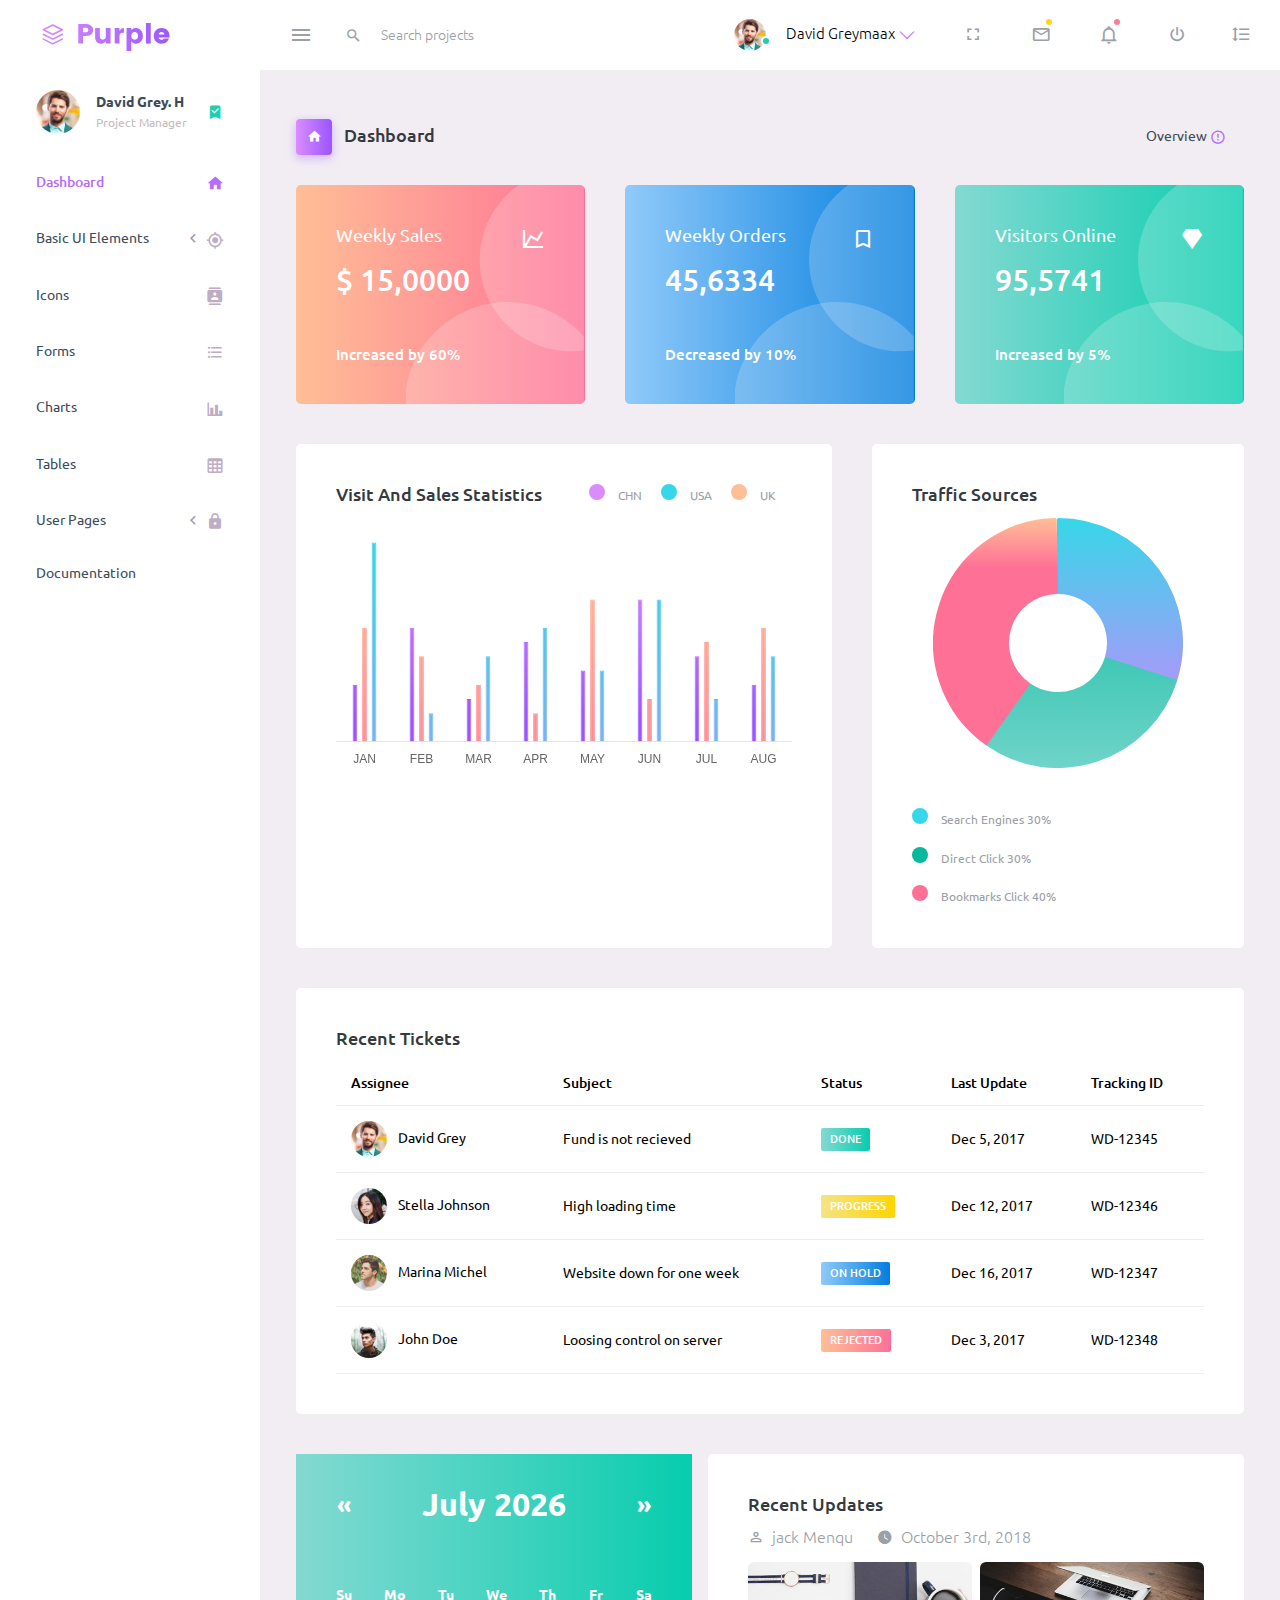
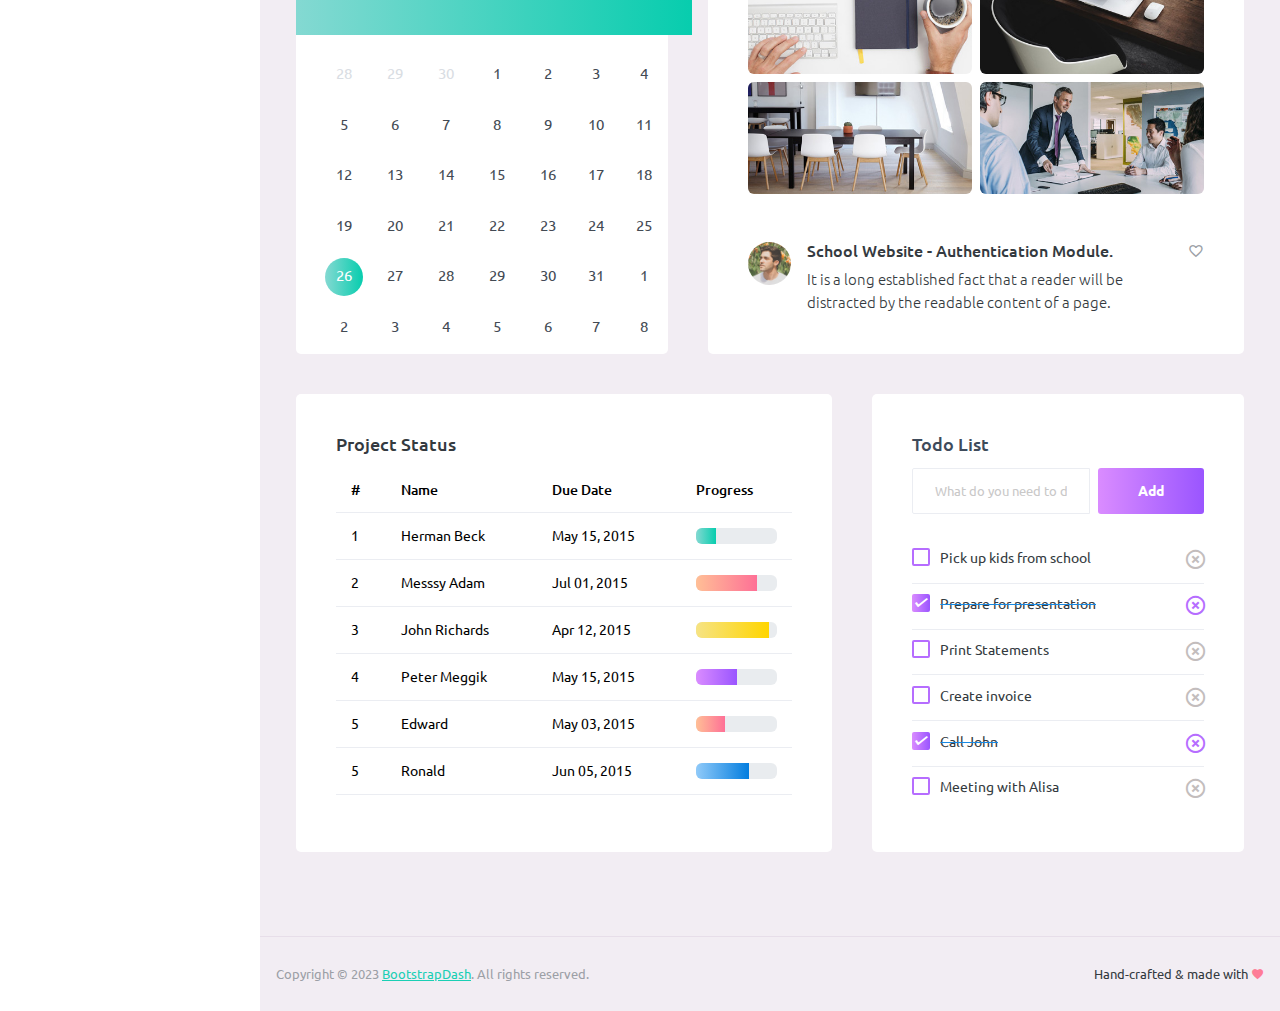
<file: FE/wwwroot/Admin/index.html>
<!DOCTYPE html>
<html lang="en">
  <head>
    <!-- Required meta tags -->
    <meta charset="utf-8">
    <meta name="viewport" content="width=device-width, initial-scale=1, shrink-to-fit=no">
    <title>Purple Admin</title>
    <!-- plugins:css -->
    <link rel="stylesheet" href="assets/vendors/mdi/css/materialdesignicons.min.css">
    <link rel="stylesheet" href="assets/vendors/ti-icons/css/themify-icons.css">
    <link rel="stylesheet" href="assets/vendors/css/vendor.bundle.base.css">
    <link rel="stylesheet" href="assets/vendors/font-awesome/css/font-awesome.min.css">
    <!-- endinject -->
    <!-- Plugin css for this page -->
    <link rel="stylesheet" href="assets/vendors/font-awesome/css/font-awesome.min.css" />
    <link rel="stylesheet" href="assets/vendors/bootstrap-datepicker/bootstrap-datepicker.min.css">
    <!-- End plugin css for this page -->
    <!-- inject:css -->
    <!-- endinject -->
    <!-- Layout styles -->
    <link rel="stylesheet" href="assets/css/style.css">
    <!-- End layout styles -->
    <link rel="shortcut icon" href="assets/images/favicon.png" />
  </head>
  <body>
    <div class="container-scroller">
      <!-- partial:partials/_navbar.html -->
      <nav class="navbar default-layout-navbar col-lg-12 col-12 p-0 fixed-top d-flex flex-row">
        <div class="text-center navbar-brand-wrapper d-flex align-items-center justify-content-start">
          <a class="navbar-brand brand-logo" href="index.html"><img src="assets/images/logo.svg" alt="logo" /></a>
          <a class="navbar-brand brand-logo-mini" href="index.html"><img src="assets/images/logo-mini.svg" alt="logo" /></a>
        </div>
        <div class="navbar-menu-wrapper d-flex align-items-stretch">
          <button class="navbar-toggler navbar-toggler align-self-center" type="button" data-toggle="minimize">
            <span class="mdi mdi-menu"></span>
          </button>
          <div class="search-field d-none d-md-block">
            <form class="d-flex align-items-center h-100" action="#">
              <div class="input-group">
                <div class="input-group-prepend bg-transparent">
                  <i class="input-group-text border-0 mdi mdi-magnify"></i>
                </div>
                <input type="text" class="form-control bg-transparent border-0" placeholder="Search projects">
              </div>
            </form>
          </div>
          <ul class="navbar-nav navbar-nav-right">
            <li class="nav-item nav-profile dropdown">
              <a class="nav-link dropdown-toggle" id="profileDropdown" href="#" data-bs-toggle="dropdown" aria-expanded="false">
                <div class="nav-profile-img">
                  <img src="assets/images/faces/face1.jpg" alt="image">
                  <span class="availability-status online"></span>
                </div>
                <div class="nav-profile-text">
                  <p class="mb-1 text-black">David Greymaax</p>
                </div>
              </a>
              <div class="dropdown-menu navbar-dropdown" aria-labelledby="profileDropdown">
                <a class="dropdown-item" href="#">
                  <i class="mdi mdi-cached me-2 text-success"></i> Activity Log </a>
                <div class="dropdown-divider"></div>
                <a class="dropdown-item" href="#">
                  <i class="mdi mdi-logout me-2 text-primary"></i> Signout </a>
              </div>
            </li>
            <li class="nav-item d-none d-lg-block full-screen-link">
              <a class="nav-link">
                <i class="mdi mdi-fullscreen" id="fullscreen-button"></i>
              </a>
            </li>
            <li class="nav-item dropdown">
              <a class="nav-link count-indicator dropdown-toggle" id="messageDropdown" href="#" data-bs-toggle="dropdown" aria-expanded="false">
                <i class="mdi mdi-email-outline"></i>
                <span class="count-symbol bg-warning"></span>
              </a>
              <div class="dropdown-menu dropdown-menu-end navbar-dropdown preview-list" aria-labelledby="messageDropdown">
                <h6 class="p-3 mb-0">Messages</h6>
                <div class="dropdown-divider"></div>
                <a class="dropdown-item preview-item">
                  <div class="preview-thumbnail">
                    <img src="assets/images/faces/face4.jpg" alt="image" class="profile-pic">
                  </div>
                  <div class="preview-item-content d-flex align-items-start flex-column justify-content-center">
                    <h6 class="preview-subject ellipsis mb-1 font-weight-normal">Mark send you a message</h6>
                    <p class="text-gray mb-0"> 1 Minutes ago </p>
                  </div>
                </a>
                <div class="dropdown-divider"></div>
                <a class="dropdown-item preview-item">
                  <div class="preview-thumbnail">
                    <img src="assets/images/faces/face2.jpg" alt="image" class="profile-pic">
                  </div>
                  <div class="preview-item-content d-flex align-items-start flex-column justify-content-center">
                    <h6 class="preview-subject ellipsis mb-1 font-weight-normal">Cregh send you a message</h6>
                    <p class="text-gray mb-0"> 15 Minutes ago </p>
                  </div>
                </a>
                <div class="dropdown-divider"></div>
                <a class="dropdown-item preview-item">
                  <div class="preview-thumbnail">
                    <img src="assets/images/faces/face3.jpg" alt="image" class="profile-pic">
                  </div>
                  <div class="preview-item-content d-flex align-items-start flex-column justify-content-center">
                    <h6 class="preview-subject ellipsis mb-1 font-weight-normal">Profile picture updated</h6>
                    <p class="text-gray mb-0"> 18 Minutes ago </p>
                  </div>
                </a>
                <div class="dropdown-divider"></div>
                <h6 class="p-3 mb-0 text-center">4 new messages</h6>
              </div>
            </li>
            <li class="nav-item dropdown">
              <a class="nav-link count-indicator dropdown-toggle" id="notificationDropdown" href="#" data-bs-toggle="dropdown">
                <i class="mdi mdi-bell-outline"></i>
                <span class="count-symbol bg-danger"></span>
              </a>
              <div class="dropdown-menu dropdown-menu-end navbar-dropdown preview-list" aria-labelledby="notificationDropdown">
                <h6 class="p-3 mb-0">Notifications</h6>
                <div class="dropdown-divider"></div>
                <a class="dropdown-item preview-item">
                  <div class="preview-thumbnail">
                    <div class="preview-icon bg-success">
                      <i class="mdi mdi-calendar"></i>
                    </div>
                  </div>
                  <div class="preview-item-content d-flex align-items-start flex-column justify-content-center">
                    <h6 class="preview-subject font-weight-normal mb-1">Event today</h6>
                    <p class="text-gray ellipsis mb-0"> Just a reminder that you have an event today </p>
                  </div>
                </a>
                <div class="dropdown-divider"></div>
                <a class="dropdown-item preview-item">
                  <div class="preview-thumbnail">
                    <div class="preview-icon bg-warning">
                      <i class="mdi mdi-cog"></i>
                    </div>
                  </div>
                  <div class="preview-item-content d-flex align-items-start flex-column justify-content-center">
                    <h6 class="preview-subject font-weight-normal mb-1">Settings</h6>
                    <p class="text-gray ellipsis mb-0"> Update dashboard </p>
                  </div>
                </a>
                <div class="dropdown-divider"></div>
                <a class="dropdown-item preview-item">
                  <div class="preview-thumbnail">
                    <div class="preview-icon bg-info">
                      <i class="mdi mdi-link-variant"></i>
                    </div>
                  </div>
                  <div class="preview-item-content d-flex align-items-start flex-column justify-content-center">
                    <h6 class="preview-subject font-weight-normal mb-1">Launch Admin</h6>
                    <p class="text-gray ellipsis mb-0"> New admin wow! </p>
                  </div>
                </a>
                <div class="dropdown-divider"></div>
                <h6 class="p-3 mb-0 text-center">See all notifications</h6>
              </div>
            </li>
            <li class="nav-item nav-logout d-none d-lg-block">
              <a class="nav-link" href="#">
                <i class="mdi mdi-power"></i>
              </a>
            </li>
            <li class="nav-item nav-settings d-none d-lg-block">
              <a class="nav-link" href="#">
                <i class="mdi mdi-format-line-spacing"></i>
              </a>
            </li>
          </ul>
          <button class="navbar-toggler navbar-toggler-right d-lg-none align-self-center" type="button" data-toggle="offcanvas">
            <span class="mdi mdi-menu"></span>
          </button>
        </div>
      </nav>
      <!-- partial -->
      <div class="container-fluid page-body-wrapper">
        <!-- partial:partials/_sidebar.html -->
        <nav class="sidebar sidebar-offcanvas" id="sidebar">
          <ul class="nav">
            <li class="nav-item nav-profile">
              <a href="#" class="nav-link">
                <div class="nav-profile-image">
                  <img src="assets/images/faces/face1.jpg" alt="profile" />
                  <span class="login-status online"></span>
                  <!--change to offline or busy as needed-->
                </div>
                <div class="nav-profile-text d-flex flex-column">
                  <span class="font-weight-bold mb-2">David Grey. H</span>
                  <span class="text-secondary text-small">Project Manager</span>
                </div>
                <i class="mdi mdi-bookmark-check text-success nav-profile-badge"></i>
              </a>
            </li>
            <li class="nav-item">
              <a class="nav-link" href="index.html">
                <span class="menu-title">Dashboard</span>
                <i class="mdi mdi-home menu-icon"></i>
              </a>
            </li>
            <li class="nav-item">
              <a class="nav-link" data-bs-toggle="collapse" href="#ui-basic" aria-expanded="false" aria-controls="ui-basic">
                <span class="menu-title">Basic UI Elements</span>
                <i class="menu-arrow"></i>
                <i class="mdi mdi-crosshairs-gps menu-icon"></i>
              </a>
              <div class="collapse" id="ui-basic">
                <ul class="nav flex-column sub-menu">
                  <li class="nav-item">
                    <a class="nav-link" href="pages/ui-features/buttons.html">Buttons</a>
                  </li>
                  <li class="nav-item">
                    <a class="nav-link" href="pages/ui-features/dropdowns.html">Dropdowns</a>
                  </li>
                  <li class="nav-item">
                    <a class="nav-link" href="pages/ui-features/typography.html">Typography</a>
                  </li>
                </ul>
              </div>
            </li>
            <li class="nav-item">
              <a class="nav-link" data-bs-toggle="collapse" href="#icons" aria-expanded="false" aria-controls="icons">
                <span class="menu-title">Icons</span>
                <i class="mdi mdi-contacts menu-icon"></i>
              </a>
              <div class="collapse" id="icons">
                <ul class="nav flex-column sub-menu">
                  <li class="nav-item">
                    <a class="nav-link" href="pages/icons/font-awesome.html">Font Awesome</a>
                  </li>
                </ul>
              </div>
            </li>
            <li class="nav-item">
              <a class="nav-link" data-bs-toggle="collapse" href="#forms" aria-expanded="false" aria-controls="forms">
                <span class="menu-title">Forms</span>
                <i class="mdi mdi-format-list-bulleted menu-icon"></i>
              </a>
              <div class="collapse" id="forms">
                <ul class="nav flex-column sub-menu">
                  <li class="nav-item">
                    <a class="nav-link" href="pages/forms/basic_elements.html">Form Elements</a>
                  </li>
                </ul>
              </div>
            </li>
            <li class="nav-item">
              <a class="nav-link" data-bs-toggle="collapse" href="#charts" aria-expanded="false" aria-controls="charts">
                <span class="menu-title">Charts</span>
                <i class="mdi mdi-chart-bar menu-icon"></i>
              </a>
              <div class="collapse" id="charts">
                <ul class="nav flex-column sub-menu">
                  <li class="nav-item">
                    <a class="nav-link" href="pages/charts/chartjs.html">ChartJs</a>
                  </li>
                </ul>
              </div>
            </li>
            <li class="nav-item">
              <a class="nav-link" data-bs-toggle="collapse" href="#tables" aria-expanded="false" aria-controls="tables">
                <span class="menu-title">Tables</span>
                <i class="mdi mdi-table-large menu-icon"></i>
              </a>
              <div class="collapse" id="tables">
                <ul class="nav flex-column sub-menu">
                  <li class="nav-item">
                    <a class="nav-link" href="pages/tables/basic-table.html">Basic table</a>
                  </li>
                </ul>
              </div>
            </li>
            <li class="nav-item">
              <a class="nav-link" data-bs-toggle="collapse" href="#auth" aria-expanded="false" aria-controls="auth">
                <span class="menu-title">User Pages</span>
                <i class="menu-arrow"></i>
                <i class="mdi mdi-lock menu-icon"></i>
              </a>
              <div class="collapse" id="auth">
                <ul class="nav flex-column sub-menu">
                  <li class="nav-item">
                    <a class="nav-link" href="pages/samples/blank-page.html"> Blank Page </a>
                  </li>
                  <li class="nav-item">
                    <a class="nav-link" href="pages/samples/login.html"> Login </a>
                  </li>
                  <li class="nav-item">
                    <a class="nav-link" href="pages/samples/register.html"> Register </a>
                  </li>
                  <li class="nav-item">
                    <a class="nav-link" href="pages/samples/error-404.html"> 404 </a>
                  </li>
                  <li class="nav-item">
                    <a class="nav-link" href="pages/samples/error-500.html"> 500 </a>
                  </li>
                </ul>
              </div>
            </li>
            <li class="nav-item">
              <a class="nav-link" href="docs/documentation.html" target="_blank">
                <span class="menu-title">Documentation</span>
                <i class="mdi mdi-file-document-box menu-icon"></i>
              </a>
            </li>
          </ul>
        </nav>
        <!-- partial -->
        <div class="main-panel">
          <div class="content-wrapper">
            <div class="page-header">
              <h3 class="page-title">
                <span class="page-title-icon bg-gradient-primary text-white me-2">
                  <i class="mdi mdi-home"></i>
                </span> Dashboard
              </h3>
              <nav aria-label="breadcrumb">
                <ul class="breadcrumb">
                  <li class="breadcrumb-item active" aria-current="page">
                    <span></span>Overview <i class="mdi mdi-alert-circle-outline icon-sm text-primary align-middle"></i>
                  </li>
                </ul>
              </nav>
            </div>
            <div class="row">
              <div class="col-md-4 stretch-card grid-margin">
                <div class="card bg-gradient-danger card-img-holder text-white">
                  <div class="card-body">
                    <img src="assets/images/dashboard/circle.svg" class="card-img-absolute" alt="circle-image" />
                    <h4 class="font-weight-normal mb-3">Weekly Sales <i class="mdi mdi-chart-line mdi-24px float-end"></i>
                    </h4>
                    <h2 class="mb-5">$ 15,0000</h2>
                    <h6 class="card-text">Increased by 60%</h6>
                  </div>
                </div>
              </div>
              <div class="col-md-4 stretch-card grid-margin">
                <div class="card bg-gradient-info card-img-holder text-white">
                  <div class="card-body">
                    <img src="assets/images/dashboard/circle.svg" class="card-img-absolute" alt="circle-image" />
                    <h4 class="font-weight-normal mb-3">Weekly Orders <i class="mdi mdi-bookmark-outline mdi-24px float-end"></i>
                    </h4>
                    <h2 class="mb-5">45,6334</h2>
                    <h6 class="card-text">Decreased by 10%</h6>
                  </div>
                </div>
              </div>
              <div class="col-md-4 stretch-card grid-margin">
                <div class="card bg-gradient-success card-img-holder text-white">
                  <div class="card-body">
                    <img src="assets/images/dashboard/circle.svg" class="card-img-absolute" alt="circle-image" />
                    <h4 class="font-weight-normal mb-3">Visitors Online <i class="mdi mdi-diamond mdi-24px float-end"></i>
                    </h4>
                    <h2 class="mb-5">95,5741</h2>
                    <h6 class="card-text">Increased by 5%</h6>
                  </div>
                </div>
              </div>
            </div>
            <div class="row">
              <div class="col-md-7 grid-margin stretch-card">
                <div class="card">
                  <div class="card-body">
                    <div class="clearfix">
                      <h4 class="card-title float-start">Visit And Sales Statistics</h4>
                      <div id="visit-sale-chart-legend" class="rounded-legend legend-horizontal legend-top-right float-end"></div>
                    </div>
                    <canvas id="visit-sale-chart" class="mt-4"></canvas>
                  </div>
                </div>
              </div>
              <div class="col-md-5 grid-margin stretch-card">
                <div class="card">
                  <div class="card-body">
                    <h4 class="card-title">Traffic Sources</h4>
                    <div class="doughnutjs-wrapper d-flex justify-content-center">
                      <canvas id="traffic-chart"></canvas>
                    </div>
                    <div id="traffic-chart-legend" class="rounded-legend legend-vertical legend-bottom-left pt-4"></div>
                  </div>
                </div>
              </div>
            </div>
            <div class="row">
              <div class="col-12 grid-margin">
                <div class="card">
                  <div class="card-body">
                    <h4 class="card-title">Recent Tickets</h4>
                    <div class="table-responsive">
                      <table class="table">
                        <thead>
                          <tr>
                            <th> Assignee </th>
                            <th> Subject </th>
                            <th> Status </th>
                            <th> Last Update </th>
                            <th> Tracking ID </th>
                          </tr>
                        </thead>
                        <tbody>
                          <tr>
                            <td>
                              <img src="assets/images/faces/face1.jpg" class="me-2" alt="image"> David Grey
                            </td>
                            <td> Fund is not recieved </td>
                            <td>
                              <label class="badge badge-gradient-success">DONE</label>
                            </td>
                            <td> Dec 5, 2017 </td>
                            <td> WD-12345 </td>
                          </tr>
                          <tr>
                            <td>
                              <img src="assets/images/faces/face2.jpg" class="me-2" alt="image"> Stella Johnson
                            </td>
                            <td> High loading time </td>
                            <td>
                              <label class="badge badge-gradient-warning">PROGRESS</label>
                            </td>
                            <td> Dec 12, 2017 </td>
                            <td> WD-12346 </td>
                          </tr>
                          <tr>
                            <td>
                              <img src="assets/images/faces/face3.jpg" class="me-2" alt="image"> Marina Michel
                            </td>
                            <td> Website down for one week </td>
                            <td>
                              <label class="badge badge-gradient-info">ON HOLD</label>
                            </td>
                            <td> Dec 16, 2017 </td>
                            <td> WD-12347 </td>
                          </tr>
                          <tr>
                            <td>
                              <img src="assets/images/faces/face4.jpg" class="me-2" alt="image"> John Doe
                            </td>
                            <td> Loosing control on server </td>
                            <td>
                              <label class="badge badge-gradient-danger">REJECTED</label>
                            </td>
                            <td> Dec 3, 2017 </td>
                            <td> WD-12348 </td>
                          </tr>
                        </tbody>
                      </table>
                    </div>
                  </div>
                </div>
              </div>
            </div>
            <div class="row">
              <div class="col-lg-5 grid-margin stretch-card">
                <div class="card">
                  <div class="card-body p-0 d-flex">
                    <div id="inline-datepicker" class="datepicker datepicker-custom"></div>
                  </div>
                </div>
              </div>
              <div class="col-lg-7 grid-margin stretch-card">
                <div class="card">
                  <div class="card-body">
                    <h4 class="card-title">Recent Updates</h4>
                    <div class="d-flex">
                      <div class="d-flex align-items-center me-4 text-muted font-weight-light">
                        <i class="mdi mdi-account-outline icon-sm me-2"></i>
                        <span>jack Menqu</span>
                      </div>
                      <div class="d-flex align-items-center text-muted font-weight-light">
                        <i class="mdi mdi-clock icon-sm me-2"></i>
                        <span>October 3rd, 2018</span>
                      </div>
                    </div>
                    <div class="row mt-3">
                      <div class="col-6 pe-1">
                        <img src="assets/images/dashboard/img_1.jpg" class="mb-2 mw-100 w-100 rounded" alt="image">
                        <img src="assets/images/dashboard/img_4.jpg" class="mw-100 w-100 rounded" alt="image">
                      </div>
                      <div class="col-6 ps-1">
                        <img src="assets/images/dashboard/img_2.jpg" class="mb-2 mw-100 w-100 rounded" alt="image">
                        <img src="assets/images/dashboard/img_3.jpg" class="mw-100 w-100 rounded" alt="image">
                      </div>
                    </div>
                    <div class="d-flex mt-5 align-items-top">
                      <img src="assets/images/faces/face3.jpg" class="img-sm rounded-circle me-3" alt="image">
                      <div class="mb-0 flex-grow">
                        <h5 class="me-2 mb-2">School Website - Authentication Module.</h5>
                        <p class="mb-0 font-weight-light">It is a long established fact that a reader will be distracted by the readable content of a page.</p>
                      </div>
                      <div class="ms-auto">
                        <i class="mdi mdi-heart-outline text-muted"></i>
                      </div>
                    </div>
                  </div>
                </div>
              </div>
            </div>
            <div class="row">
              <div class="col-md-7 grid-margin stretch-card">
                <div class="card">
                  <div class="card-body">
                    <h4 class="card-title">Project Status</h4>
                    <div class="table-responsive">
                      <table class="table">
                        <thead>
                          <tr>
                            <th> # </th>
                            <th> Name </th>
                            <th> Due Date </th>
                            <th> Progress </th>
                          </tr>
                        </thead>
                        <tbody>
                          <tr>
                            <td> 1 </td>
                            <td> Herman Beck </td>
                            <td> May 15, 2015 </td>
                            <td>
                              <div class="progress">
                                <div class="progress-bar bg-gradient-success" role="progressbar" style="width: 25%" aria-valuenow="25" aria-valuemin="0" aria-valuemax="100"></div>
                              </div>
                            </td>
                          </tr>
                          <tr>
                            <td> 2 </td>
                            <td> Messsy Adam </td>
                            <td> Jul 01, 2015 </td>
                            <td>
                              <div class="progress">
                                <div class="progress-bar bg-gradient-danger" role="progressbar" style="width: 75%" aria-valuenow="75" aria-valuemin="0" aria-valuemax="100"></div>
                              </div>
                            </td>
                          </tr>
                          <tr>
                            <td> 3 </td>
                            <td> John Richards </td>
                            <td> Apr 12, 2015 </td>
                            <td>
                              <div class="progress">
                                <div class="progress-bar bg-gradient-warning" role="progressbar" style="width: 90%" aria-valuenow="90" aria-valuemin="0" aria-valuemax="100"></div>
                              </div>
                            </td>
                          </tr>
                          <tr>
                            <td> 4 </td>
                            <td> Peter Meggik </td>
                            <td> May 15, 2015 </td>
                            <td>
                              <div class="progress">
                                <div class="progress-bar bg-gradient-primary" role="progressbar" style="width: 50%" aria-valuenow="50" aria-valuemin="0" aria-valuemax="100"></div>
                              </div>
                            </td>
                          </tr>
                          <tr>
                            <td> 5 </td>
                            <td> Edward </td>
                            <td> May 03, 2015 </td>
                            <td>
                              <div class="progress">
                                <div class="progress-bar bg-gradient-danger" role="progressbar" style="width: 35%" aria-valuenow="35" aria-valuemin="0" aria-valuemax="100"></div>
                              </div>
                            </td>
                          </tr>
                          <tr>
                            <td> 5 </td>
                            <td> Ronald </td>
                            <td> Jun 05, 2015 </td>
                            <td>
                              <div class="progress">
                                <div class="progress-bar bg-gradient-info" role="progressbar" style="width: 65%" aria-valuenow="65" aria-valuemin="0" aria-valuemax="100"></div>
                              </div>
                            </td>
                          </tr>
                        </tbody>
                      </table>
                    </div>
                  </div>
                </div>
              </div>
              <div class="col-md-5 grid-margin stretch-card">
                <div class="card">
                  <div class="card-body">
                    <h4 class="card-title text-dark">Todo List</h4>
                    <div class="add-items d-flex">
                      <input type="text" class="form-control todo-list-input" placeholder="What do you need to do today?">
                      <button class="add btn btn-gradient-primary font-weight-bold todo-list-add-btn" id="add-task">Add</button>
                    </div>
                    <div class="list-wrapper">
                      <ul class="d-flex flex-column-reverse todo-list todo-list-custom">
                        <li>
                          <div class="form-check">
                            <label class="form-check-label">
                              <input class="checkbox" type="checkbox"> Meeting with Alisa </label>
                          </div>
                          <i class="remove mdi mdi-close-circle-outline"></i>
                        </li>
                        <li class="completed">
                          <div class="form-check">
                            <label class="form-check-label">
                              <input class="checkbox" type="checkbox" checked> Call John </label>
                          </div>
                          <i class="remove mdi mdi-close-circle-outline"></i>
                        </li>
                        <li>
                          <div class="form-check">
                            <label class="form-check-label">
                              <input class="checkbox" type="checkbox"> Create invoice </label>
                          </div>
                          <i class="remove mdi mdi-close-circle-outline"></i>
                        </li>
                        <li>
                          <div class="form-check">
                            <label class="form-check-label">
                              <input class="checkbox" type="checkbox"> Print Statements </label>
                          </div>
                          <i class="remove mdi mdi-close-circle-outline"></i>
                        </li>
                        <li class="completed">
                          <div class="form-check">
                            <label class="form-check-label">
                              <input class="checkbox" type="checkbox" checked> Prepare for presentation </label>
                          </div>
                          <i class="remove mdi mdi-close-circle-outline"></i>
                        </li>
                        <li>
                          <div class="form-check">
                            <label class="form-check-label">
                              <input class="checkbox" type="checkbox"> Pick up kids from school </label>
                          </div>
                          <i class="remove mdi mdi-close-circle-outline"></i>
                        </li>
                      </ul>
                    </div>
                  </div>
                </div>
              </div>
            </div>
          </div>
          <!-- content-wrapper ends -->
          <!-- partial:partials/_footer.html -->
          <footer class="footer">
            <div class="d-sm-flex justify-content-center justify-content-sm-between">
              <span class="text-muted text-center text-sm-left d-block d-sm-inline-block">Copyright © 2023 <a href="https://www.bootstrapdash.com/" target="_blank">BootstrapDash</a>. All rights reserved.</span>
              <span class="float-none float-sm-right d-block mt-1 mt-sm-0 text-center">Hand-crafted & made with <i class="mdi mdi-heart text-danger"></i></span>
            </div>
          </footer>
          <!-- partial -->
        </div>
        <!-- main-panel ends -->
      </div>
      <!-- page-body-wrapper ends -->
    </div>
    <!-- container-scroller -->
    <!-- plugins:js -->
    <script src="assets/vendors/js/vendor.bundle.base.js"></script>
    <!-- endinject -->
    <!-- Plugin js for this page -->
    <script src="assets/vendors/chart.js/chart.umd.js"></script>
    <script src="assets/vendors/bootstrap-datepicker/bootstrap-datepicker.min.js"></script>
    <!-- End plugin js for this page -->
    <!-- inject:js -->
    <script src="assets/js/off-canvas.js"></script>
    <script src="assets/js/misc.js"></script>
    <script src="assets/js/settings.js"></script>
    <script src="assets/js/todolist.js"></script>
    <script src="assets/js/jquery.cookie.js"></script>
    <!-- endinject -->
    <!-- Custom js for this page -->
    <script src="assets/js/dashboard.js"></script>
    <!-- End custom js for this page -->
  </body>
</html>
</file>
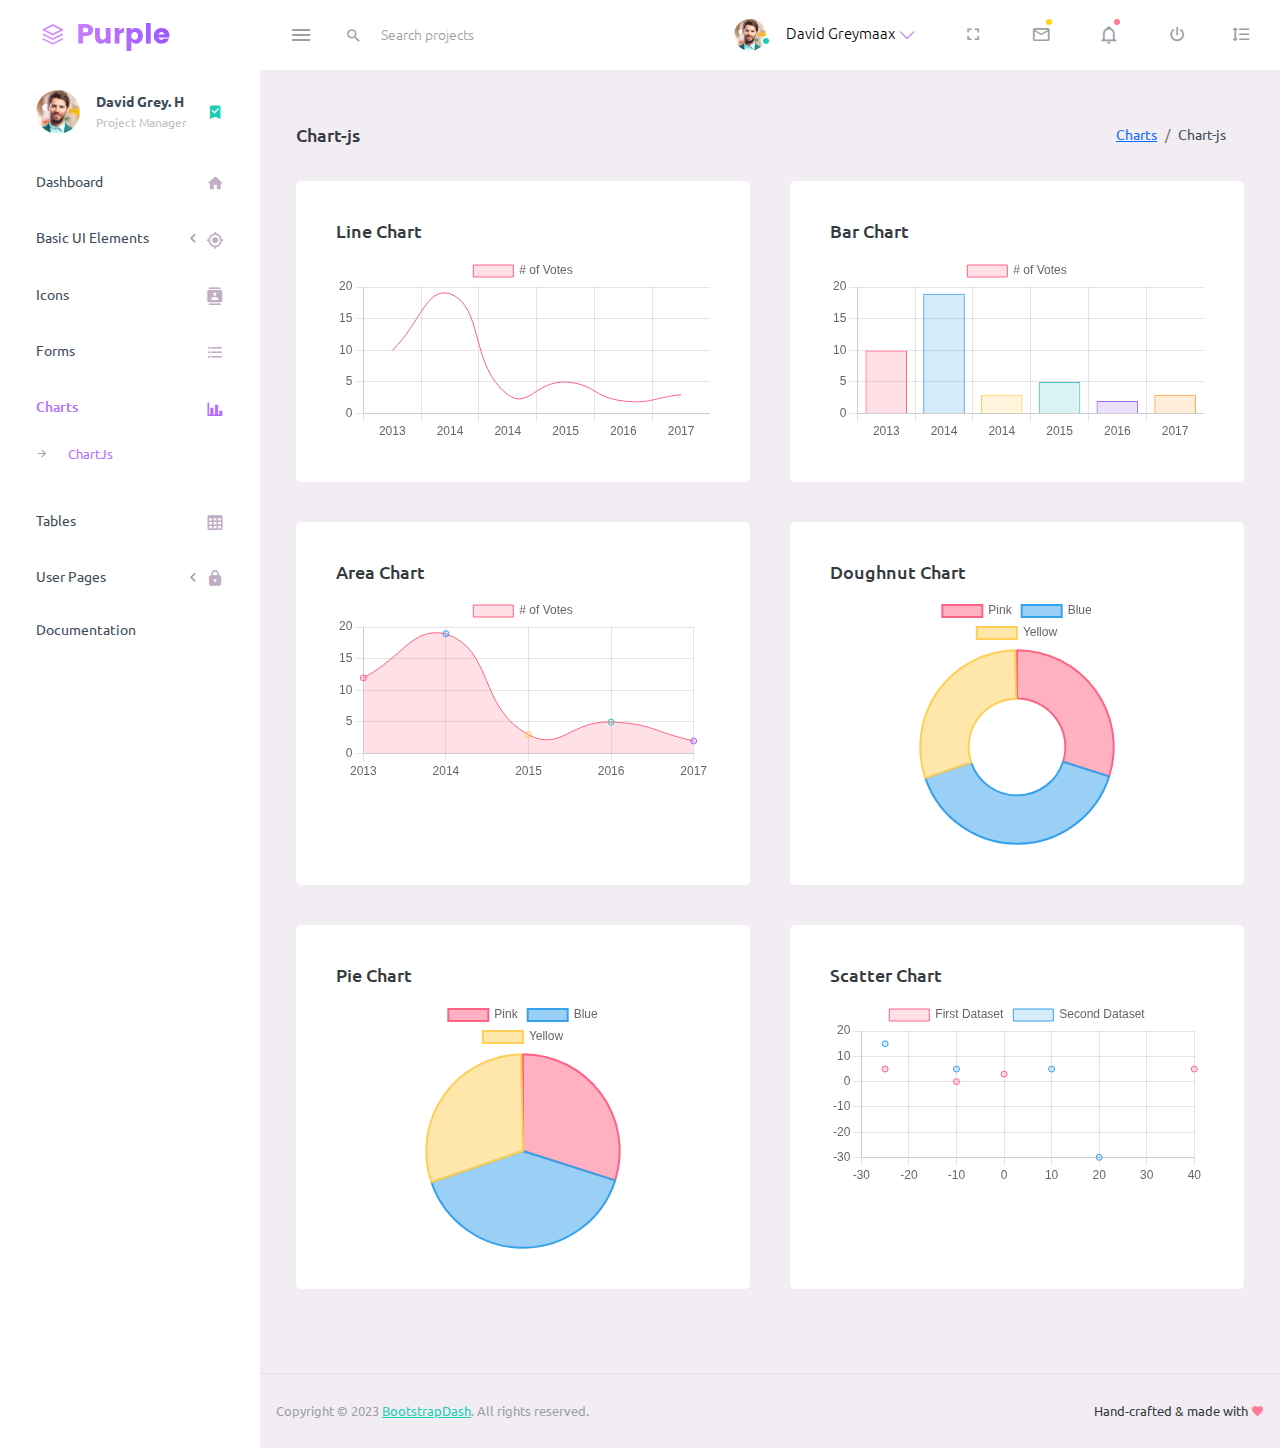
<file: FE/wwwroot/Admin/pages/charts/chartjs.html>
<!DOCTYPE html>
<html lang="en">
  <head>
    <!-- Required meta tags -->
    <meta charset="utf-8">
    <meta name="viewport" content="width=device-width, initial-scale=1, shrink-to-fit=no">
    <title>Purple Admin</title>
    <!-- plugins:css -->
    <link rel="stylesheet" href="../../assets/vendors/mdi/css/materialdesignicons.min.css">
    <link rel="stylesheet" href="../../assets/vendors/ti-icons/css/themify-icons.css">
    <link rel="stylesheet" href="../../assets/vendors/css/vendor.bundle.base.css">
    <link rel="stylesheet" href="../../assets/vendors/font-awesome/css/font-awesome.min.css">
    <!-- endinject -->
    <!-- Plugin css for this page -->
    <!-- End Plugin css for this page -->
    <!-- inject:css -->
    <!-- endinject -->
    <!-- Layout styles -->
    <link rel="stylesheet" href="../../assets/css/style.css">
    <!-- End layout styles -->
    <link rel="shortcut icon" href="../../assets/images/favicon.png" />
  </head>
  <body>
    <div class="container-scroller">
      <!-- partial:../../partials/_navbar.html -->
      <nav class="navbar default-layout-navbar col-lg-12 col-12 p-0 fixed-top d-flex flex-row">
        <div class="text-center navbar-brand-wrapper d-flex align-items-center justify-content-start">
          <a class="navbar-brand brand-logo" href="../../index.html"><img src="../../assets/images/logo.svg" alt="logo" /></a>
          <a class="navbar-brand brand-logo-mini" href="../../index.html"><img src="../../assets/images/logo-mini.svg" alt="logo" /></a>
        </div>
        <div class="navbar-menu-wrapper d-flex align-items-stretch">
          <button class="navbar-toggler navbar-toggler align-self-center" type="button" data-toggle="minimize">
            <span class="mdi mdi-menu"></span>
          </button>
          <div class="search-field d-none d-md-block">
            <form class="d-flex align-items-center h-100" action="#">
              <div class="input-group">
                <div class="input-group-prepend bg-transparent">
                  <i class="input-group-text border-0 mdi mdi-magnify"></i>
                </div>
                <input type="text" class="form-control bg-transparent border-0" placeholder="Search projects">
              </div>
            </form>
          </div>
          <ul class="navbar-nav navbar-nav-right">
            <li class="nav-item nav-profile dropdown">
              <a class="nav-link dropdown-toggle" id="profileDropdown" href="#" data-bs-toggle="dropdown" aria-expanded="false">
                <div class="nav-profile-img">
                  <img src="../../assets/images/faces/face1.jpg" alt="image">
                  <span class="availability-status online"></span>
                </div>
                <div class="nav-profile-text">
                  <p class="mb-1 text-black">David Greymaax</p>
                </div>
              </a>
              <div class="dropdown-menu navbar-dropdown" aria-labelledby="profileDropdown">
                <a class="dropdown-item" href="#">
                  <i class="mdi mdi-cached me-2 text-success"></i> Activity Log </a>
                <div class="dropdown-divider"></div>
                <a class="dropdown-item" href="#">
                  <i class="mdi mdi-logout me-2 text-primary"></i> Signout </a>
              </div>
            </li>
            <li class="nav-item d-none d-lg-block full-screen-link">
              <a class="nav-link">
                <i class="mdi mdi-fullscreen" id="fullscreen-button"></i>
              </a>
            </li>
            <li class="nav-item dropdown">
              <a class="nav-link count-indicator dropdown-toggle" id="messageDropdown" href="#" data-bs-toggle="dropdown" aria-expanded="false">
                <i class="mdi mdi-email-outline"></i>
                <span class="count-symbol bg-warning"></span>
              </a>
              <div class="dropdown-menu dropdown-menu-end navbar-dropdown preview-list" aria-labelledby="messageDropdown">
                <h6 class="p-3 mb-0">Messages</h6>
                <div class="dropdown-divider"></div>
                <a class="dropdown-item preview-item">
                  <div class="preview-thumbnail">
                    <img src="../../assets/images/faces/face4.jpg" alt="image" class="profile-pic">
                  </div>
                  <div class="preview-item-content d-flex align-items-start flex-column justify-content-center">
                    <h6 class="preview-subject ellipsis mb-1 font-weight-normal">Mark send you a message</h6>
                    <p class="text-gray mb-0"> 1 Minutes ago </p>
                  </div>
                </a>
                <div class="dropdown-divider"></div>
                <a class="dropdown-item preview-item">
                  <div class="preview-thumbnail">
                    <img src="../../assets/images/faces/face2.jpg" alt="image" class="profile-pic">
                  </div>
                  <div class="preview-item-content d-flex align-items-start flex-column justify-content-center">
                    <h6 class="preview-subject ellipsis mb-1 font-weight-normal">Cregh send you a message</h6>
                    <p class="text-gray mb-0"> 15 Minutes ago </p>
                  </div>
                </a>
                <div class="dropdown-divider"></div>
                <a class="dropdown-item preview-item">
                  <div class="preview-thumbnail">
                    <img src="../../assets/images/faces/face3.jpg" alt="image" class="profile-pic">
                  </div>
                  <div class="preview-item-content d-flex align-items-start flex-column justify-content-center">
                    <h6 class="preview-subject ellipsis mb-1 font-weight-normal">Profile picture updated</h6>
                    <p class="text-gray mb-0"> 18 Minutes ago </p>
                  </div>
                </a>
                <div class="dropdown-divider"></div>
                <h6 class="p-3 mb-0 text-center">4 new messages</h6>
              </div>
            </li>
            <li class="nav-item dropdown">
              <a class="nav-link count-indicator dropdown-toggle" id="notificationDropdown" href="#" data-bs-toggle="dropdown">
                <i class="mdi mdi-bell-outline"></i>
                <span class="count-symbol bg-danger"></span>
              </a>
              <div class="dropdown-menu dropdown-menu-end navbar-dropdown preview-list" aria-labelledby="notificationDropdown">
                <h6 class="p-3 mb-0">Notifications</h6>
                <div class="dropdown-divider"></div>
                <a class="dropdown-item preview-item">
                  <div class="preview-thumbnail">
                    <div class="preview-icon bg-success">
                      <i class="mdi mdi-calendar"></i>
                    </div>
                  </div>
                  <div class="preview-item-content d-flex align-items-start flex-column justify-content-center">
                    <h6 class="preview-subject font-weight-normal mb-1">Event today</h6>
                    <p class="text-gray ellipsis mb-0"> Just a reminder that you have an event today </p>
                  </div>
                </a>
                <div class="dropdown-divider"></div>
                <a class="dropdown-item preview-item">
                  <div class="preview-thumbnail">
                    <div class="preview-icon bg-warning">
                      <i class="mdi mdi-cog"></i>
                    </div>
                  </div>
                  <div class="preview-item-content d-flex align-items-start flex-column justify-content-center">
                    <h6 class="preview-subject font-weight-normal mb-1">Settings</h6>
                    <p class="text-gray ellipsis mb-0"> Update dashboard </p>
                  </div>
                </a>
                <div class="dropdown-divider"></div>
                <a class="dropdown-item preview-item">
                  <div class="preview-thumbnail">
                    <div class="preview-icon bg-info">
                      <i class="mdi mdi-link-variant"></i>
                    </div>
                  </div>
                  <div class="preview-item-content d-flex align-items-start flex-column justify-content-center">
                    <h6 class="preview-subject font-weight-normal mb-1">Launch Admin</h6>
                    <p class="text-gray ellipsis mb-0"> New admin wow! </p>
                  </div>
                </a>
                <div class="dropdown-divider"></div>
                <h6 class="p-3 mb-0 text-center">See all notifications</h6>
              </div>
            </li>
            <li class="nav-item nav-logout d-none d-lg-block">
              <a class="nav-link" href="#">
                <i class="mdi mdi-power"></i>
              </a>
            </li>
            <li class="nav-item nav-settings d-none d-lg-block">
              <a class="nav-link" href="#">
                <i class="mdi mdi-format-line-spacing"></i>
              </a>
            </li>
          </ul>
          <button class="navbar-toggler navbar-toggler-right d-lg-none align-self-center" type="button" data-toggle="offcanvas">
            <span class="mdi mdi-menu"></span>
          </button>
        </div>
      </nav>
      <!-- partial -->
      <div class="container-fluid page-body-wrapper">
        <!-- partial:../../partials/_sidebar.html -->
        <nav class="sidebar sidebar-offcanvas" id="sidebar">
          <ul class="nav">
            <li class="nav-item nav-profile">
              <a href="#" class="nav-link">
                <div class="nav-profile-image">
                  <img src="../../assets/images/faces/face1.jpg" alt="profile" />
                  <span class="login-status online"></span>
                  <!--change to offline or busy as needed-->
                </div>
                <div class="nav-profile-text d-flex flex-column">
                  <span class="font-weight-bold mb-2">David Grey. H</span>
                  <span class="text-secondary text-small">Project Manager</span>
                </div>
                <i class="mdi mdi-bookmark-check text-success nav-profile-badge"></i>
              </a>
            </li>
            <li class="nav-item">
              <a class="nav-link" href="../../index.html">
                <span class="menu-title">Dashboard</span>
                <i class="mdi mdi-home menu-icon"></i>
              </a>
            </li>
            <li class="nav-item">
              <a class="nav-link" data-bs-toggle="collapse" href="#ui-basic" aria-expanded="false" aria-controls="ui-basic">
                <span class="menu-title">Basic UI Elements</span>
                <i class="menu-arrow"></i>
                <i class="mdi mdi-crosshairs-gps menu-icon"></i>
              </a>
              <div class="collapse" id="ui-basic">
                <ul class="nav flex-column sub-menu">
                  <li class="nav-item">
                    <a class="nav-link" href="../../pages/ui-features/buttons.html">Buttons</a>
                  </li>
                  <li class="nav-item">
                    <a class="nav-link" href="../../pages/ui-features/dropdowns.html">Dropdowns</a>
                  </li>
                  <li class="nav-item">
                    <a class="nav-link" href="../../pages/ui-features/typography.html">Typography</a>
                  </li>
                </ul>
              </div>
            </li>
            <li class="nav-item">
              <a class="nav-link" data-bs-toggle="collapse" href="#icons" aria-expanded="false" aria-controls="icons">
                <span class="menu-title">Icons</span>
                <i class="mdi mdi-contacts menu-icon"></i>
              </a>
              <div class="collapse" id="icons">
                <ul class="nav flex-column sub-menu">
                  <li class="nav-item">
                    <a class="nav-link" href="../../pages/icons/font-awesome.html">Font Awesome</a>
                  </li>
                </ul>
              </div>
            </li>
            <li class="nav-item">
              <a class="nav-link" data-bs-toggle="collapse" href="#forms" aria-expanded="false" aria-controls="forms">
                <span class="menu-title">Forms</span>
                <i class="mdi mdi-format-list-bulleted menu-icon"></i>
              </a>
              <div class="collapse" id="forms">
                <ul class="nav flex-column sub-menu">
                  <li class="nav-item">
                    <a class="nav-link" href="../../pages/forms/basic_elements.html">Form Elements</a>
                  </li>
                </ul>
              </div>
            </li>
            <li class="nav-item">
              <a class="nav-link" data-bs-toggle="collapse" href="#charts" aria-expanded="false" aria-controls="charts">
                <span class="menu-title">Charts</span>
                <i class="mdi mdi-chart-bar menu-icon"></i>
              </a>
              <div class="collapse" id="charts">
                <ul class="nav flex-column sub-menu">
                  <li class="nav-item">
                    <a class="nav-link" href="../../pages/charts/chartjs.html">ChartJs</a>
                  </li>
                </ul>
              </div>
            </li>
            <li class="nav-item">
              <a class="nav-link" data-bs-toggle="collapse" href="#tables" aria-expanded="false" aria-controls="tables">
                <span class="menu-title">Tables</span>
                <i class="mdi mdi-table-large menu-icon"></i>
              </a>
              <div class="collapse" id="tables">
                <ul class="nav flex-column sub-menu">
                  <li class="nav-item">
                    <a class="nav-link" href="../../pages/tables/basic-table.html">Basic table</a>
                  </li>
                </ul>
              </div>
            </li>
            <li class="nav-item">
              <a class="nav-link" data-bs-toggle="collapse" href="#auth" aria-expanded="false" aria-controls="auth">
                <span class="menu-title">User Pages</span>
                <i class="menu-arrow"></i>
                <i class="mdi mdi-lock menu-icon"></i>
              </a>
              <div class="collapse" id="auth">
                <ul class="nav flex-column sub-menu">
                  <li class="nav-item">
                    <a class="nav-link" href="../../pages/samples/blank-page.html"> Blank Page </a>
                  </li>
                  <li class="nav-item">
                    <a class="nav-link" href="../../pages/samples/login.html"> Login </a>
                  </li>
                  <li class="nav-item">
                    <a class="nav-link" href="../../pages/samples/register.html"> Register </a>
                  </li>
                  <li class="nav-item">
                    <a class="nav-link" href="../../pages/samples/error-404.html"> 404 </a>
                  </li>
                  <li class="nav-item">
                    <a class="nav-link" href="../../pages/samples/error-500.html"> 500 </a>
                  </li>
                </ul>
              </div>
            </li>
            <li class="nav-item">
              <a class="nav-link" href="../../docs/documentation.html" target="_blank">
                <span class="menu-title">Documentation</span>
                <i class="mdi mdi-file-document-box menu-icon"></i>
              </a>
            </li>
          </ul>
        </nav>
        <!-- partial -->
        <div class="main-panel">
          <div class="content-wrapper">
            <div class="page-header">
              <h3 class="page-title"> Chart-js </h3>
              <nav aria-label="breadcrumb">
                <ol class="breadcrumb">
                  <li class="breadcrumb-item"><a href="#">Charts</a></li>
                  <li class="breadcrumb-item active" aria-current="page">Chart-js</li>
                </ol>
              </nav>
            </div>
            <div class="row">
              <div class="col-lg-6 grid-margin stretch-card">
                <div class="card">
                  <div class="card-body">
                    <h4 class="card-title">Line chart</h4>
                    <canvas id="lineChart" style="height:250px"></canvas>
                  </div>
                </div>
              </div>
              <div class="col-lg-6 grid-margin stretch-card">
                <div class="card">
                  <div class="card-body">
                    <h4 class="card-title">Bar chart</h4>
                    <canvas id="barChart" style="height:230px"></canvas>
                  </div>
                </div>
              </div>
            </div>
            <div class="row">
              <div class="col-lg-6 grid-margin stretch-card">
                <div class="card">
                  <div class="card-body">
                    <h4 class="card-title">Area chart</h4>
                    <canvas id="areaChart" style="height:250px"></canvas>
                  </div>
                </div>
              </div>
              <div class="col-lg-6 grid-margin stretch-card">
                <div class="card">
                  <div class="card-body">
                    <h4 class="card-title">Doughnut chart</h4>
                    <div class="doughnutjs-wrapper d-flex justify-content-center">
                      <canvas id="doughnutChart"></canvas>
                    </div>
                  </div>
                </div>
              </div>
            </div>
            <div class="row">
              <div class="col-lg-6 grid-margin stretch-card">
                <div class="card">
                  <div class="card-body">
                    <h4 class="card-title">Pie chart</h4>
                    <div class="doughnutjs-wrapper d-flex justify-content-center">
                      <canvas id="pieChart"></canvas>
                    </div>
                  </div>
                </div>
              </div>
              <div class="col-lg-6 grid-margin stretch-card">
                <div class="card">
                  <div class="card-body">
                    <h4 class="card-title">Scatter chart</h4>
                    <canvas id="scatterChart" style="height:250px"></canvas>
                  </div>
                </div>
              </div>
            </div>
          </div>
          <!-- content-wrapper ends -->
          <!-- partial:../../partials/_footer.html -->
          <footer class="footer">
            <div class="d-sm-flex justify-content-center justify-content-sm-between">
              <span class="text-muted text-center text-sm-left d-block d-sm-inline-block">Copyright © 2023 <a href="https://www.bootstrapdash.com/" target="_blank">BootstrapDash</a>. All rights reserved.</span>
              <span class="float-none float-sm-right d-block mt-1 mt-sm-0 text-center">Hand-crafted & made with <i class="mdi mdi-heart text-danger"></i></span>
            </div>
          </footer>
          <!-- partial -->
        </div>
        <!-- main-panel ends -->
      </div>
      <!-- page-body-wrapper ends -->
    </div>
    <!-- container-scroller -->
    <!-- plugins:js -->
    <script src="../../assets/vendors/js/vendor.bundle.base.js"></script>
    <!-- endinject -->
    <!-- Plugin js for this page -->
    <script src="../../assets/vendors/chart.js/chart.umd.js"></script>
    <!-- End plugin js for this page -->
    <!-- inject:js -->
    <script src="../../assets/js/off-canvas.js"></script>
    <script src="../../assets/js/misc.js"></script>
    <script src="../../assets/js/settings.js"></script>
    <script src="../../assets/js/todolist.js"></script>
    <script src="../../assets/js/jquery.cookie.js"></script>
    <!-- endinject -->
    <!-- Custom js for this page -->
    <script src="../../assets/js/chart.js"></script>
    <!-- End custom js for this page -->
  </body>
</html>
</file>
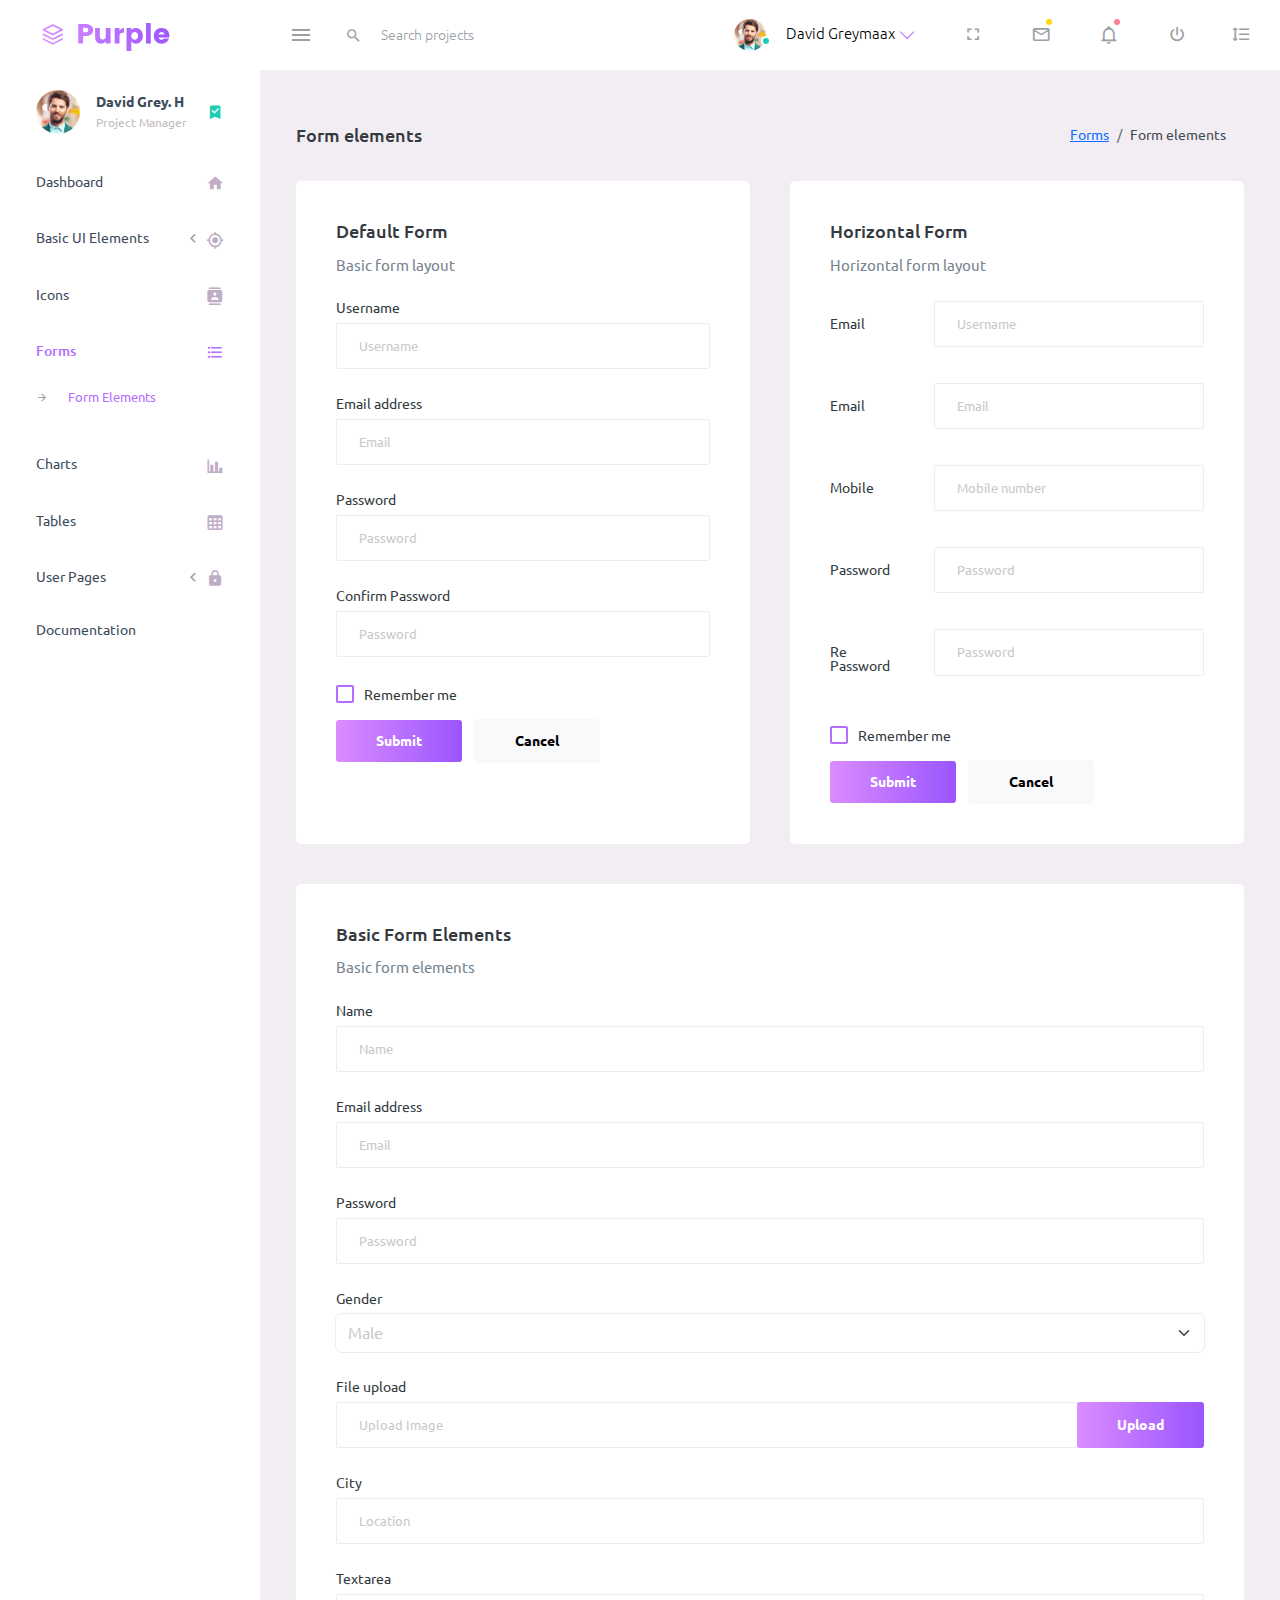
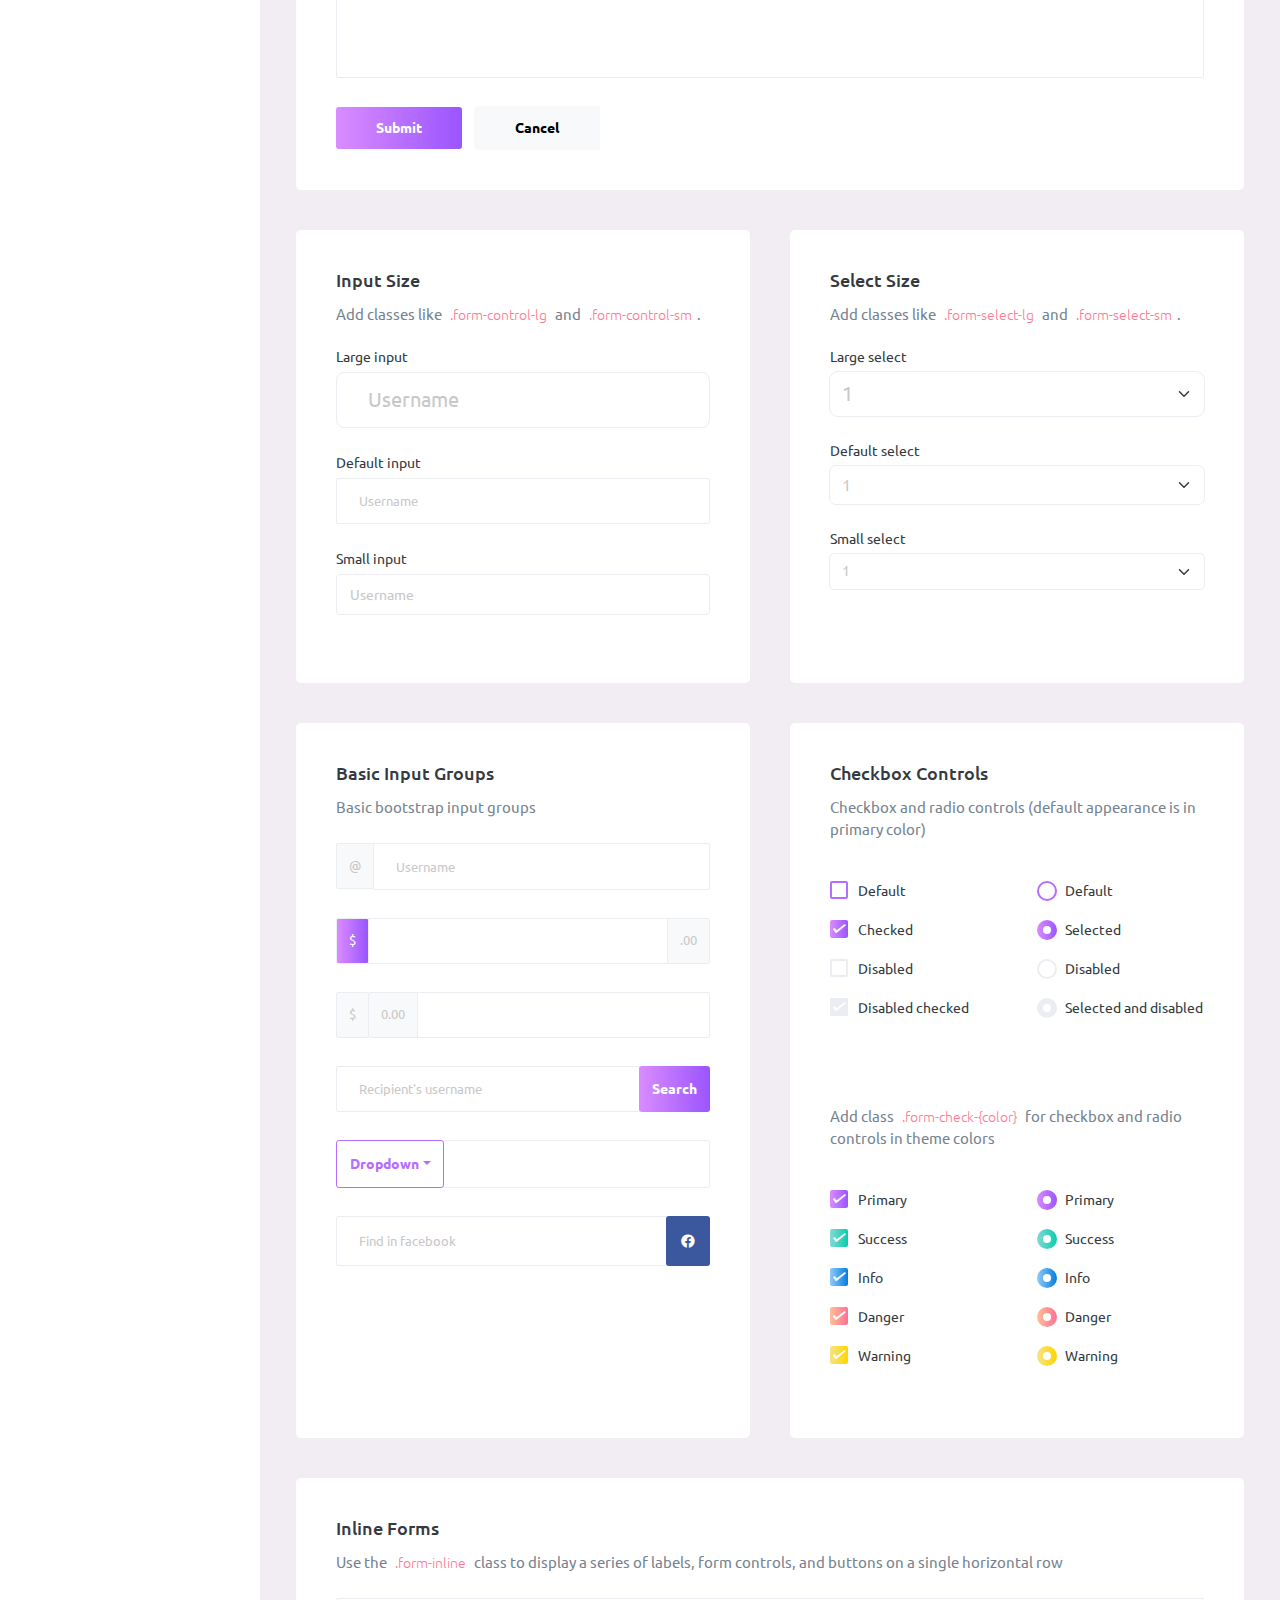
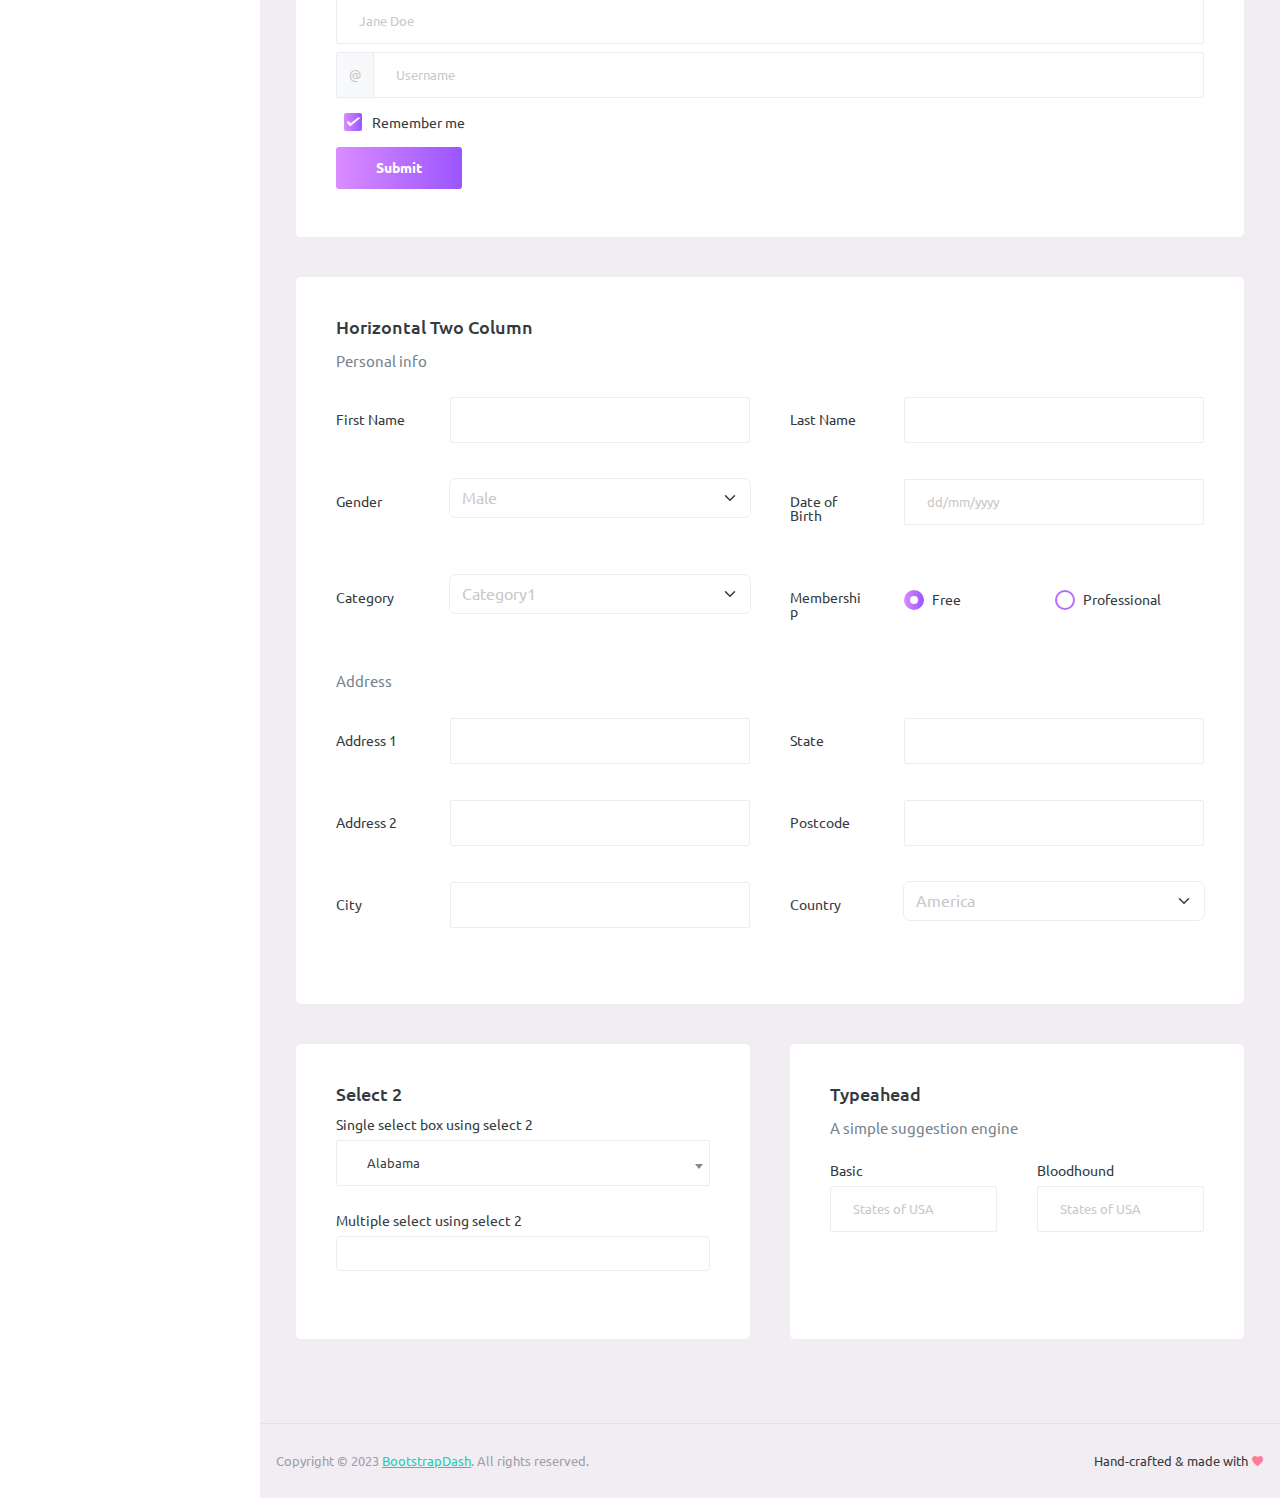
<file: FE/wwwroot/Admin/pages/forms/basic_elements.html>
<!DOCTYPE html>
<html lang="en">
  <head>
    <!-- Required meta tags -->
    <meta charset="utf-8">
    <meta name="viewport" content="width=device-width, initial-scale=1, shrink-to-fit=no">
    <title>Purple Admin</title>
    <!-- plugins:css -->
    <link rel="stylesheet" href="../../assets/vendors/mdi/css/materialdesignicons.min.css">
    <link rel="stylesheet" href="../../assets/vendors/ti-icons/css/themify-icons.css">
    <link rel="stylesheet" href="../../assets/vendors/css/vendor.bundle.base.css">
    <link rel="stylesheet" href="../../assets/vendors/font-awesome/css/font-awesome.min.css">
    <!-- endinject -->
    <!-- Plugin css for this page -->
    <link rel="stylesheet" href="../../assets/vendors/select2/select2.min.css">
    <link rel="stylesheet" href="../../assets/vendors/select2-bootstrap-theme/select2-bootstrap.min.css">
    <!-- End plugin css for this page -->
    <!-- inject:css -->
    <!-- endinject -->
    <!-- Layout styles -->
    <link rel="stylesheet" href="../../assets/css/style.css">
    <!-- End layout styles -->
    <link rel="shortcut icon" href="../../assets/images/favicon.png" />
  </head>
  <body>
    <div class="container-scroller">
      <!-- partial:../../partials/_navbar.html -->
      <nav class="navbar default-layout-navbar col-lg-12 col-12 p-0 fixed-top d-flex flex-row">
        <div class="text-center navbar-brand-wrapper d-flex align-items-center justify-content-start">
          <a class="navbar-brand brand-logo" href="../../index.html"><img src="../../assets/images/logo.svg" alt="logo" /></a>
          <a class="navbar-brand brand-logo-mini" href="../../index.html"><img src="../../assets/images/logo-mini.svg" alt="logo" /></a>
        </div>
        <div class="navbar-menu-wrapper d-flex align-items-stretch">
          <button class="navbar-toggler navbar-toggler align-self-center" type="button" data-toggle="minimize">
            <span class="mdi mdi-menu"></span>
          </button>
          <div class="search-field d-none d-md-block">
            <form class="d-flex align-items-center h-100" action="#">
              <div class="input-group">
                <div class="input-group-prepend bg-transparent">
                  <i class="input-group-text border-0 mdi mdi-magnify"></i>
                </div>
                <input type="text" class="form-control bg-transparent border-0" placeholder="Search projects">
              </div>
            </form>
          </div>
          <ul class="navbar-nav navbar-nav-right">
            <li class="nav-item nav-profile dropdown">
              <a class="nav-link dropdown-toggle" id="profileDropdown" href="#" data-bs-toggle="dropdown" aria-expanded="false">
                <div class="nav-profile-img">
                  <img src="../../assets/images/faces/face1.jpg" alt="image">
                  <span class="availability-status online"></span>
                </div>
                <div class="nav-profile-text">
                  <p class="mb-1 text-black">David Greymaax</p>
                </div>
              </a>
              <div class="dropdown-menu navbar-dropdown" aria-labelledby="profileDropdown">
                <a class="dropdown-item" href="#">
                  <i class="mdi mdi-cached me-2 text-success"></i> Activity Log </a>
                <div class="dropdown-divider"></div>
                <a class="dropdown-item" href="#">
                  <i class="mdi mdi-logout me-2 text-primary"></i> Signout </a>
              </div>
            </li>
            <li class="nav-item d-none d-lg-block full-screen-link">
              <a class="nav-link">
                <i class="mdi mdi-fullscreen" id="fullscreen-button"></i>
              </a>
            </li>
            <li class="nav-item dropdown">
              <a class="nav-link count-indicator dropdown-toggle" id="messageDropdown" href="#" data-bs-toggle="dropdown" aria-expanded="false">
                <i class="mdi mdi-email-outline"></i>
                <span class="count-symbol bg-warning"></span>
              </a>
              <div class="dropdown-menu dropdown-menu-end navbar-dropdown preview-list" aria-labelledby="messageDropdown">
                <h6 class="p-3 mb-0">Messages</h6>
                <div class="dropdown-divider"></div>
                <a class="dropdown-item preview-item">
                  <div class="preview-thumbnail">
                    <img src="../../assets/images/faces/face4.jpg" alt="image" class="profile-pic">
                  </div>
                  <div class="preview-item-content d-flex align-items-start flex-column justify-content-center">
                    <h6 class="preview-subject ellipsis mb-1 font-weight-normal">Mark send you a message</h6>
                    <p class="text-gray mb-0"> 1 Minutes ago </p>
                  </div>
                </a>
                <div class="dropdown-divider"></div>
                <a class="dropdown-item preview-item">
                  <div class="preview-thumbnail">
                    <img src="../../assets/images/faces/face2.jpg" alt="image" class="profile-pic">
                  </div>
                  <div class="preview-item-content d-flex align-items-start flex-column justify-content-center">
                    <h6 class="preview-subject ellipsis mb-1 font-weight-normal">Cregh send you a message</h6>
                    <p class="text-gray mb-0"> 15 Minutes ago </p>
                  </div>
                </a>
                <div class="dropdown-divider"></div>
                <a class="dropdown-item preview-item">
                  <div class="preview-thumbnail">
                    <img src="../../assets/images/faces/face3.jpg" alt="image" class="profile-pic">
                  </div>
                  <div class="preview-item-content d-flex align-items-start flex-column justify-content-center">
                    <h6 class="preview-subject ellipsis mb-1 font-weight-normal">Profile picture updated</h6>
                    <p class="text-gray mb-0"> 18 Minutes ago </p>
                  </div>
                </a>
                <div class="dropdown-divider"></div>
                <h6 class="p-3 mb-0 text-center">4 new messages</h6>
              </div>
            </li>
            <li class="nav-item dropdown">
              <a class="nav-link count-indicator dropdown-toggle" id="notificationDropdown" href="#" data-bs-toggle="dropdown">
                <i class="mdi mdi-bell-outline"></i>
                <span class="count-symbol bg-danger"></span>
              </a>
              <div class="dropdown-menu dropdown-menu-end navbar-dropdown preview-list" aria-labelledby="notificationDropdown">
                <h6 class="p-3 mb-0">Notifications</h6>
                <div class="dropdown-divider"></div>
                <a class="dropdown-item preview-item">
                  <div class="preview-thumbnail">
                    <div class="preview-icon bg-success">
                      <i class="mdi mdi-calendar"></i>
                    </div>
                  </div>
                  <div class="preview-item-content d-flex align-items-start flex-column justify-content-center">
                    <h6 class="preview-subject font-weight-normal mb-1">Event today</h6>
                    <p class="text-gray ellipsis mb-0"> Just a reminder that you have an event today </p>
                  </div>
                </a>
                <div class="dropdown-divider"></div>
                <a class="dropdown-item preview-item">
                  <div class="preview-thumbnail">
                    <div class="preview-icon bg-warning">
                      <i class="mdi mdi-cog"></i>
                    </div>
                  </div>
                  <div class="preview-item-content d-flex align-items-start flex-column justify-content-center">
                    <h6 class="preview-subject font-weight-normal mb-1">Settings</h6>
                    <p class="text-gray ellipsis mb-0"> Update dashboard </p>
                  </div>
                </a>
                <div class="dropdown-divider"></div>
                <a class="dropdown-item preview-item">
                  <div class="preview-thumbnail">
                    <div class="preview-icon bg-info">
                      <i class="mdi mdi-link-variant"></i>
                    </div>
                  </div>
                  <div class="preview-item-content d-flex align-items-start flex-column justify-content-center">
                    <h6 class="preview-subject font-weight-normal mb-1">Launch Admin</h6>
                    <p class="text-gray ellipsis mb-0"> New admin wow! </p>
                  </div>
                </a>
                <div class="dropdown-divider"></div>
                <h6 class="p-3 mb-0 text-center">See all notifications</h6>
              </div>
            </li>
            <li class="nav-item nav-logout d-none d-lg-block">
              <a class="nav-link" href="#">
                <i class="mdi mdi-power"></i>
              </a>
            </li>
            <li class="nav-item nav-settings d-none d-lg-block">
              <a class="nav-link" href="#">
                <i class="mdi mdi-format-line-spacing"></i>
              </a>
            </li>
          </ul>
          <button class="navbar-toggler navbar-toggler-right d-lg-none align-self-center" type="button" data-toggle="offcanvas">
            <span class="mdi mdi-menu"></span>
          </button>
        </div>
      </nav>
      <!-- partial -->
      <div class="container-fluid page-body-wrapper">
        <!-- partial:../../partials/_sidebar.html -->
        <nav class="sidebar sidebar-offcanvas" id="sidebar">
          <ul class="nav">
            <li class="nav-item nav-profile">
              <a href="#" class="nav-link">
                <div class="nav-profile-image">
                  <img src="../../assets/images/faces/face1.jpg" alt="profile" />
                  <span class="login-status online"></span>
                  <!--change to offline or busy as needed-->
                </div>
                <div class="nav-profile-text d-flex flex-column">
                  <span class="font-weight-bold mb-2">David Grey. H</span>
                  <span class="text-secondary text-small">Project Manager</span>
                </div>
                <i class="mdi mdi-bookmark-check text-success nav-profile-badge"></i>
              </a>
            </li>
            <li class="nav-item">
              <a class="nav-link" href="../../index.html">
                <span class="menu-title">Dashboard</span>
                <i class="mdi mdi-home menu-icon"></i>
              </a>
            </li>
            <li class="nav-item">
              <a class="nav-link" data-bs-toggle="collapse" href="#ui-basic" aria-expanded="false" aria-controls="ui-basic">
                <span class="menu-title">Basic UI Elements</span>
                <i class="menu-arrow"></i>
                <i class="mdi mdi-crosshairs-gps menu-icon"></i>
              </a>
              <div class="collapse" id="ui-basic">
                <ul class="nav flex-column sub-menu">
                  <li class="nav-item">
                    <a class="nav-link" href="../../pages/ui-features/buttons.html">Buttons</a>
                  </li>
                  <li class="nav-item">
                    <a class="nav-link" href="../../pages/ui-features/dropdowns.html">Dropdowns</a>
                  </li>
                  <li class="nav-item">
                    <a class="nav-link" href="../../pages/ui-features/typography.html">Typography</a>
                  </li>
                </ul>
              </div>
            </li>
            <li class="nav-item">
              <a class="nav-link" data-bs-toggle="collapse" href="#icons" aria-expanded="false" aria-controls="icons">
                <span class="menu-title">Icons</span>
                <i class="mdi mdi-contacts menu-icon"></i>
              </a>
              <div class="collapse" id="icons">
                <ul class="nav flex-column sub-menu">
                  <li class="nav-item">
                    <a class="nav-link" href="../../pages/icons/font-awesome.html">Font Awesome</a>
                  </li>
                </ul>
              </div>
            </li>
            <li class="nav-item">
              <a class="nav-link" data-bs-toggle="collapse" href="#forms" aria-expanded="false" aria-controls="forms">
                <span class="menu-title">Forms</span>
                <i class="mdi mdi-format-list-bulleted menu-icon"></i>
              </a>
              <div class="collapse" id="forms">
                <ul class="nav flex-column sub-menu">
                  <li class="nav-item">
                    <a class="nav-link" href="../../pages/forms/basic_elements.html">Form Elements</a>
                  </li>
                </ul>
              </div>
            </li>
            <li class="nav-item">
              <a class="nav-link" data-bs-toggle="collapse" href="#charts" aria-expanded="false" aria-controls="charts">
                <span class="menu-title">Charts</span>
                <i class="mdi mdi-chart-bar menu-icon"></i>
              </a>
              <div class="collapse" id="charts">
                <ul class="nav flex-column sub-menu">
                  <li class="nav-item">
                    <a class="nav-link" href="../../pages/charts/chartjs.html">ChartJs</a>
                  </li>
                </ul>
              </div>
            </li>
            <li class="nav-item">
              <a class="nav-link" data-bs-toggle="collapse" href="#tables" aria-expanded="false" aria-controls="tables">
                <span class="menu-title">Tables</span>
                <i class="mdi mdi-table-large menu-icon"></i>
              </a>
              <div class="collapse" id="tables">
                <ul class="nav flex-column sub-menu">
                  <li class="nav-item">
                    <a class="nav-link" href="../../pages/tables/basic-table.html">Basic table</a>
                  </li>
                </ul>
              </div>
            </li>
            <li class="nav-item">
              <a class="nav-link" data-bs-toggle="collapse" href="#auth" aria-expanded="false" aria-controls="auth">
                <span class="menu-title">User Pages</span>
                <i class="menu-arrow"></i>
                <i class="mdi mdi-lock menu-icon"></i>
              </a>
              <div class="collapse" id="auth">
                <ul class="nav flex-column sub-menu">
                  <li class="nav-item">
                    <a class="nav-link" href="../../pages/samples/blank-page.html"> Blank Page </a>
                  </li>
                  <li class="nav-item">
                    <a class="nav-link" href="../../pages/samples/login.html"> Login </a>
                  </li>
                  <li class="nav-item">
                    <a class="nav-link" href="../../pages/samples/register.html"> Register </a>
                  </li>
                  <li class="nav-item">
                    <a class="nav-link" href="../../pages/samples/error-404.html"> 404 </a>
                  </li>
                  <li class="nav-item">
                    <a class="nav-link" href="../../pages/samples/error-500.html"> 500 </a>
                  </li>
                </ul>
              </div>
            </li>
            <li class="nav-item">
              <a class="nav-link" href="../../docs/documentation.html" target="_blank">
                <span class="menu-title">Documentation</span>
                <i class="mdi mdi-file-document-box menu-icon"></i>
              </a>
            </li>
          </ul>
        </nav>
        <!-- partial -->
        <div class="main-panel">
          <div class="content-wrapper">
            <div class="page-header">
              <h3 class="page-title"> Form elements </h3>
              <nav aria-label="breadcrumb">
                <ol class="breadcrumb">
                  <li class="breadcrumb-item"><a href="#">Forms</a></li>
                  <li class="breadcrumb-item active" aria-current="page">Form elements</li>
                </ol>
              </nav>
            </div>
            <div class="row">
              <div class="col-md-6 grid-margin stretch-card">
                <div class="card">
                  <div class="card-body">
                    <h4 class="card-title">Default form</h4>
                    <p class="card-description"> Basic form layout </p>
                    <form class="forms-sample">
                      <div class="form-group">
                        <label for="exampleInputUsername1">Username</label>
                        <input type="text" class="form-control" id="exampleInputUsername1" placeholder="Username">
                      </div>
                      <div class="form-group">
                        <label for="exampleInputEmail1">Email address</label>
                        <input type="email" class="form-control" id="exampleInputEmail1" placeholder="Email">
                      </div>
                      <div class="form-group">
                        <label for="exampleInputPassword1">Password</label>
                        <input type="password" class="form-control" id="exampleInputPassword1" placeholder="Password">
                      </div>
                      <div class="form-group">
                        <label for="exampleInputConfirmPassword1">Confirm Password</label>
                        <input type="password" class="form-control" id="exampleInputConfirmPassword1" placeholder="Password">
                      </div>
                      <div class="form-check form-check-flat form-check-primary">
                        <label class="form-check-label">
                          <input type="checkbox" class="form-check-input"> Remember me </label>
                      </div>
                      <button type="submit" class="btn btn-gradient-primary me-2">Submit</button>
                      <button class="btn btn-light">Cancel</button>
                    </form>
                  </div>
                </div>
              </div>
              <div class="col-md-6 grid-margin stretch-card">
                <div class="card">
                  <div class="card-body">
                    <h4 class="card-title">Horizontal Form</h4>
                    <p class="card-description"> Horizontal form layout </p>
                    <form class="forms-sample">
                      <div class="form-group row">
                        <label for="exampleInputUsername2" class="col-sm-3 col-form-label">Email</label>
                        <div class="col-sm-9">
                          <input type="text" class="form-control" id="exampleInputUsername2" placeholder="Username">
                        </div>
                      </div>
                      <div class="form-group row">
                        <label for="exampleInputEmail2" class="col-sm-3 col-form-label">Email</label>
                        <div class="col-sm-9">
                          <input type="email" class="form-control" id="exampleInputEmail2" placeholder="Email">
                        </div>
                      </div>
                      <div class="form-group row">
                        <label for="exampleInputMobile" class="col-sm-3 col-form-label">Mobile</label>
                        <div class="col-sm-9">
                          <input type="text" class="form-control" id="exampleInputMobile" placeholder="Mobile number">
                        </div>
                      </div>
                      <div class="form-group row">
                        <label for="exampleInputPassword2" class="col-sm-3 col-form-label">Password</label>
                        <div class="col-sm-9">
                          <input type="password" class="form-control" id="exampleInputPassword2" placeholder="Password">
                        </div>
                      </div>
                      <div class="form-group row">
                        <label for="exampleInputConfirmPassword2" class="col-sm-3 col-form-label">Re Password</label>
                        <div class="col-sm-9">
                          <input type="password" class="form-control" id="exampleInputConfirmPassword2" placeholder="Password">
                        </div>
                      </div>
                      <div class="form-check form-check-flat form-check-primary">
                        <label class="form-check-label">
                          <input type="checkbox" class="form-check-input"> Remember me </label>
                      </div>
                      <button type="submit" class="btn btn-gradient-primary me-2">Submit</button>
                      <button class="btn btn-light">Cancel</button>
                    </form>
                  </div>
                </div>
              </div>
              <div class="col-12 grid-margin stretch-card">
                <div class="card">
                  <div class="card-body">
                    <h4 class="card-title">Basic form elements</h4>
                    <p class="card-description"> Basic form elements </p>
                    <form class="forms-sample">
                      <div class="form-group">
                        <label for="exampleInputName1">Name</label>
                        <input type="text" class="form-control" id="exampleInputName1" placeholder="Name">
                      </div>
                      <div class="form-group">
                        <label for="exampleInputEmail3">Email address</label>
                        <input type="email" class="form-control" id="exampleInputEmail3" placeholder="Email">
                      </div>
                      <div class="form-group">
                        <label for="exampleInputPassword4">Password</label>
                        <input type="password" class="form-control" id="exampleInputPassword4" placeholder="Password">
                      </div>
                      <div class="form-group">
                        <label for="exampleSelectGender">Gender</label>
                        <select class="form-select" id="exampleSelectGender">
                          <option>Male</option>
                          <option>Female</option>
                        </select>
                      </div>
                      <div class="form-group">
                        <label>File upload</label>
                        <input type="file" name="img[]" class="file-upload-default">
                        <div class="input-group col-xs-12">
                          <input type="text" class="form-control file-upload-info" disabled placeholder="Upload Image">
                          <span class="input-group-append">
                            <button class="file-upload-browse btn btn-gradient-primary py-3" type="button">Upload</button>
                          </span>
                        </div>
                      </div>
                      <div class="form-group">
                        <label for="exampleInputCity1">City</label>
                        <input type="text" class="form-control" id="exampleInputCity1" placeholder="Location">
                      </div>
                      <div class="form-group">
                        <label for="exampleTextarea1">Textarea</label>
                        <textarea class="form-control" id="exampleTextarea1" rows="4"></textarea>
                      </div>
                      <button type="submit" class="btn btn-gradient-primary me-2">Submit</button>
                      <button class="btn btn-light">Cancel</button>
                    </form>
                  </div>
                </div>
              </div>
              <div class="col-md-6 grid-margin stretch-card">
                <div class="card">
                  <div class="card-body">
                    <h4 class="card-title">Input size</h4>
                    <p class="card-description"> Add classes like <code>.form-control-lg</code> and <code>.form-control-sm</code>. </p>
                    <div class="form-group">
                      <label>Large input</label>
                      <input type="text" class="form-control form-control-lg" placeholder="Username" aria-label="Username">
                    </div>
                    <div class="form-group">
                      <label>Default input</label>
                      <input type="text" class="form-control" placeholder="Username" aria-label="Username">
                    </div>
                    <div class="form-group">
                      <label>Small input</label>
                      <input type="text" class="form-control form-control-sm" placeholder="Username" aria-label="Username">
                    </div>
                  </div>
                </div>
              </div>
              <div class="col-md-6 grid-margin stretch-card">
                <div class="card">
                  <div class="card-body">
                    <h4 class="card-title">Select size</h4>
                    <p class="card-description"> Add classes like <code>.form-select-lg</code> and <code>.form-select-sm</code>. </p>
                    <div class="form-group">
                      <label for="exampleFormControlSelect1">Large select</label>
                      <select class="form-select form-select-lg" id="exampleFormControlSelect1">
                        <option>1</option>
                        <option>2</option>
                        <option>3</option>
                        <option>4</option>
                        <option>5</option>
                      </select>
                    </div>
                    <div class="form-group">
                      <label for="exampleFormControlSelect2">Default select</label>
                      <select class="form-select" id="exampleFormControlSelect2">
                        <option>1</option>
                        <option>2</option>
                        <option>3</option>
                        <option>4</option>
                        <option>5</option>
                      </select>
                    </div>
                    <div class="form-group">
                      <label for="exampleFormControlSelect3">Small select</label>
                      <select class="form-select form-select-sm" id="exampleFormControlSelect3">
                        <option>1</option>
                        <option>2</option>
                        <option>3</option>
                        <option>4</option>
                        <option>5</option>
                      </select>
                    </div>
                  </div>
                </div>
              </div>
              <div class="col-md-6 grid-margin stretch-card">
                <div class="card">
                  <div class="card-body">
                    <h4 class="card-title">Basic input groups</h4>
                    <p class="card-description"> Basic bootstrap input groups </p>
                    <div class="form-group">
                      <div class="input-group">
                        <div class="input-group-prepend">
                          <span class="input-group-text">@</span>
                        </div>
                        <input type="text" class="form-control" placeholder="Username" aria-label="Username" aria-describedby="basic-addon1">
                      </div>
                    </div>
                    <div class="form-group">
                      <div class="input-group">
                        <div class="input-group-prepend">
                          <span class="input-group-text bg-gradient-primary text-white">$</span>
                        </div>
                        <input type="text" class="form-control" aria-label="Amount (to the nearest dollar)">
                        <div class="input-group-append">
                          <span class="input-group-text">.00</span>
                        </div>
                      </div>
                    </div>
                    <div class="form-group">
                      <div class="input-group">
                        <div class="input-group-prepend">
                          <span class="input-group-text">$</span>
                        </div>
                        <div class="input-group-prepend">
                          <span class="input-group-text">0.00</span>
                        </div>
                        <input type="text" class="form-control" aria-label="Amount (to the nearest dollar)">
                      </div>
                    </div>
                    <div class="form-group">
                      <div class="input-group">
                        <input type="text" class="form-control" placeholder="Recipient's username" aria-label="Recipient's username" aria-describedby="basic-addon2">
                        <div class="input-group-append">
                          <button class="btn btn-sm btn-gradient-primary py-3" type="button">Search</button>
                        </div>
                      </div>
                    </div>
                    <div class="form-group">
                      <div class="input-group">
                        <div class="input-group-prepend">
                          <button class="btn btn-sm btn-outline-primary dropdown-toggle py-3" type="button" data-bs-toggle="dropdown" aria-haspopup="true" aria-expanded="false">Dropdown</button>
                          <div class="dropdown-menu">
                            <a class="dropdown-item" href="#">Action</a>
                            <a class="dropdown-item" href="#">Another action</a>
                            <a class="dropdown-item" href="#">Something else here</a>
                            <div role="separator" class="dropdown-divider"></div>
                            <a class="dropdown-item" href="#">Separated link</a>
                          </div>
                        </div>
                        <input type="text" class="form-control" aria-label="Text input with dropdown button">
                      </div>
                    </div>
                    <div class="form-group">
                      <div class="input-group">
                        <input type="text" class="form-control" placeholder="Find in facebook" aria-label="Recipient's username" aria-describedby="basic-addon2">
                        <div class="input-group-append">
                          <button class="btn btn-sm btn-facebook py-3" type="button">
                            <i class="mdi mdi-facebook"></i>
                          </button>
                        </div>
                      </div>
                    </div>
                  </div>
                </div>
              </div>
              <div class="col-md-6 grid-margin stretch-card">
                <div class="card">
                  <div class="card-body">
                    <h4 class="card-title">Checkbox Controls</h4>
                    <p class="card-description">Checkbox and radio controls (default appearance is in primary color)</p>
                    <form>
                      <div class="row">
                        <div class="col-md-6">
                          <div class="form-group">
                            <div class="form-check">
                              <label class="form-check-label">
                                <input type="checkbox" class="form-check-input"> Default </label>
                            </div>
                            <div class="form-check">
                              <label class="form-check-label">
                                <input type="checkbox" class="form-check-input" checked> Checked </label>
                            </div>
                            <div class="form-check">
                              <label class="form-check-label">
                                <input type="checkbox" class="form-check-input" disabled> Disabled </label>
                            </div>
                            <div class="form-check">
                              <label class="form-check-label">
                                <input type="checkbox" class="form-check-input" disabled checked> Disabled checked </label>
                            </div>
                          </div>
                        </div>
                        <div class="col-md-6">
                          <div class="form-group">
                            <div class="form-check">
                              <label class="form-check-label">
                                <input type="radio" class="form-check-input" name="optionsRadios" id="optionsRadios1" value=""> Default </label>
                            </div>
                            <div class="form-check">
                              <label class="form-check-label">
                                <input type="radio" class="form-check-input" name="optionsRadios" id="optionsRadios2" value="option2" checked> Selected </label>
                            </div>
                            <div class="form-check">
                              <label class="form-check-label">
                                <input type="radio" class="form-check-input" name="optionsRadios2" id="optionsRadios3" value="option3" disabled> Disabled </label>
                            </div>
                            <div class="form-check">
                              <label class="form-check-label">
                                <input type="radio" class="form-check-input" name="optionsRadio2" id="optionsRadios4" value="option4" disabled checked> Selected and disabled </label>
                            </div>
                          </div>
                        </div>
                      </div>
                    </form>
                  </div>
                  <div class="card-body">
                    <p class="card-description">Add class <code>.form-check-{color}</code> for checkbox and radio controls in theme colors</p>
                    <form>
                      <div class="row">
                        <div class="col-md-6">
                          <div class="form-group">
                            <div class="form-check form-check-primary">
                              <label class="form-check-label">
                                <input type="checkbox" class="form-check-input" checked> Primary </label>
                            </div>
                            <div class="form-check form-check-success">
                              <label class="form-check-label">
                                <input type="checkbox" class="form-check-input" checked> Success </label>
                            </div>
                            <div class="form-check form-check-info">
                              <label class="form-check-label">
                                <input type="checkbox" class="form-check-input" checked> Info </label>
                            </div>
                            <div class="form-check form-check-danger">
                              <label class="form-check-label">
                                <input type="checkbox" class="form-check-input" checked> Danger </label>
                            </div>
                            <div class="form-check form-check-warning">
                              <label class="form-check-label">
                                <input type="checkbox" class="form-check-input" checked> Warning </label>
                            </div>
                          </div>
                        </div>
                        <div class="col-md-6">
                          <div class="form-group">
                            <div class="form-check form-check-primary">
                              <label class="form-check-label">
                                <input type="radio" class="form-check-input" name="ExampleRadio1" id="ExampleRadio1" checked> Primary </label>
                            </div>
                            <div class="form-check form-check-success">
                              <label class="form-check-label">
                                <input type="radio" class="form-check-input" name="ExampleRadio2" id="ExampleRadio2" checked> Success </label>
                            </div>
                            <div class="form-check form-check-info">
                              <label class="form-check-label">
                                <input type="radio" class="form-check-input" name="ExampleRadio3" id="ExampleRadio3" checked> Info </label>
                            </div>
                            <div class="form-check form-check-danger">
                              <label class="form-check-label">
                                <input type="radio" class="form-check-input" name="ExampleRadio4" id="ExampleRadio4" checked> Danger </label>
                            </div>
                            <div class="form-check form-check-warning">
                              <label class="form-check-label">
                                <input type="radio" class="form-check-input" name="ExampleRadio5" id="ExampleRadio5" checked> Warning </label>
                            </div>
                          </div>
                        </div>
                      </div>
                    </form>
                  </div>
                </div>
              </div>
              <div class="col-12 grid-margin stretch-card">
                <div class="card">
                  <div class="card-body">
                    <h4 class="card-title">Inline forms</h4>
                    <p class="card-description"> Use the <code>.form-inline</code> class to display a series of labels, form controls, and buttons on a single horizontal row </p>
                    <form class="form-inline">
                      <label class="sr-only" for="inlineFormInputName2">Name</label>
                      <input type="text" class="form-control mb-2 mr-sm-2" id="inlineFormInputName2" placeholder="Jane Doe">
                      <label class="sr-only" for="inlineFormInputGroupUsername2">Username</label>
                      <div class="input-group mb-2 mr-sm-2">
                        <div class="input-group-prepend">
                          <div class="input-group-text">@</div>
                        </div>
                        <input type="text" class="form-control" id="inlineFormInputGroupUsername2" placeholder="Username">
                      </div>
                      <div class="form-check mx-sm-2">
                        <label class="form-check-label">
                          <input type="checkbox" class="form-check-input" checked> Remember me </label>
                      </div>
                      <button type="submit" class="btn btn-gradient-primary mb-2">Submit</button>
                    </form>
                  </div>
                </div>
              </div>
              <div class="col-12 grid-margin">
                <div class="card">
                  <div class="card-body">
                    <h4 class="card-title">Horizontal Two column</h4>
                    <form class="form-sample">
                      <p class="card-description"> Personal info </p>
                      <div class="row">
                        <div class="col-md-6">
                          <div class="form-group row">
                            <label class="col-sm-3 col-form-label">First Name</label>
                            <div class="col-sm-9">
                              <input type="text" class="form-control" />
                            </div>
                          </div>
                        </div>
                        <div class="col-md-6">
                          <div class="form-group row">
                            <label class="col-sm-3 col-form-label">Last Name</label>
                            <div class="col-sm-9">
                              <input type="text" class="form-control" />
                            </div>
                          </div>
                        </div>
                      </div>
                      <div class="row">
                        <div class="col-md-6">
                          <div class="form-group row">
                            <label class="col-sm-3 col-form-label">Gender</label>
                            <div class="col-sm-9">
                              <select class="form-select">
                                <option>Male</option>
                                <option>Female</option>
                              </select>
                            </div>
                          </div>
                        </div>
                        <div class="col-md-6">
                          <div class="form-group row">
                            <label class="col-sm-3 col-form-label">Date of Birth</label>
                            <div class="col-sm-9">
                              <input class="form-control" placeholder="dd/mm/yyyy" />
                            </div>
                          </div>
                        </div>
                      </div>
                      <div class="row">
                        <div class="col-md-6">
                          <div class="form-group row">
                            <label class="col-sm-3 col-form-label">Category</label>
                            <div class="col-sm-9">
                              <select class="form-select">
                                <option>Category1</option>
                                <option>Category2</option>
                                <option>Category3</option>
                                <option>Category4</option>
                              </select>
                            </div>
                          </div>
                        </div>
                        <div class="col-md-6">
                          <div class="form-group row">
                            <label class="col-sm-3 col-form-label">Membership</label>
                            <div class="col-sm-4">
                              <div class="form-check">
                                <label class="form-check-label">
                                  <input type="radio" class="form-check-input" name="membershipRadios" id="membershipRadios1" value="" checked> Free </label>
                              </div>
                            </div>
                            <div class="col-sm-5">
                              <div class="form-check">
                                <label class="form-check-label">
                                  <input type="radio" class="form-check-input" name="membershipRadios" id="membershipRadios2" value="option2"> Professional </label>
                              </div>
                            </div>
                          </div>
                        </div>
                      </div>
                      <p class="card-description"> Address </p>
                      <div class="row">
                        <div class="col-md-6">
                          <div class="form-group row">
                            <label class="col-sm-3 col-form-label">Address 1</label>
                            <div class="col-sm-9">
                              <input type="text" class="form-control" />
                            </div>
                          </div>
                        </div>
                        <div class="col-md-6">
                          <div class="form-group row">
                            <label class="col-sm-3 col-form-label">State</label>
                            <div class="col-sm-9">
                              <input type="text" class="form-control" />
                            </div>
                          </div>
                        </div>
                      </div>
                      <div class="row">
                        <div class="col-md-6">
                          <div class="form-group row">
                            <label class="col-sm-3 col-form-label">Address 2</label>
                            <div class="col-sm-9">
                              <input type="text" class="form-control" />
                            </div>
                          </div>
                        </div>
                        <div class="col-md-6">
                          <div class="form-group row">
                            <label class="col-sm-3 col-form-label">Postcode</label>
                            <div class="col-sm-9">
                              <input type="text" class="form-control" />
                            </div>
                          </div>
                        </div>
                      </div>
                      <div class="row">
                        <div class="col-md-6">
                          <div class="form-group row">
                            <label class="col-sm-3 col-form-label">City</label>
                            <div class="col-sm-9">
                              <input type="text" class="form-control" />
                            </div>
                          </div>
                        </div>
                        <div class="col-md-6">
                          <div class="form-group row">
                            <label class="col-sm-3 col-form-label">Country</label>
                            <div class="col-sm-9">
                              <select class="form-select">
                                <option>America</option>
                                <option>Italy</option>
                                <option>Russia</option>
                                <option>Britain</option>
                              </select>
                            </div>
                          </div>
                        </div>
                      </div>
                    </form>
                  </div>
                </div>
              </div>
              <div class="col-md-6 grid-margin stretch-card">
                <div class="card">
                  <div class="card-body">
                    <h4 class="card-title">Select 2</h4>
                    <div class="form-group">
                      <label>Single select box using select 2</label>
                      <select class="js-example-basic-single" style="width:100%">
                        <option value="AL">Alabama</option>
                        <option value="WY">Wyoming</option>
                        <option value="AM">America</option>
                        <option value="CA">Canada</option>
                        <option value="RU">Russia</option>
                      </select>
                    </div>
                    <div class="form-group">
                      <label>Multiple select using select 2</label>
                      <select class="js-example-basic-multiple" multiple="multiple" style="width:100%">
                        <option value="AL">Alabama</option>
                        <option value="WY">Wyoming</option>
                        <option value="AM">America</option>
                        <option value="CA">Canada</option>
                        <option value="RU">Russia</option>
                      </select>
                    </div>
                  </div>
                </div>
              </div>
              <div class="col-md-6 grid-margin stretch-card">
                <div class="card">
                  <div class="card-body">
                    <h4 class="card-title">Typeahead</h4>
                    <p class="card-description"> A simple suggestion engine </p>
                    <div class="form-group row">
                      <div class="col">
                        <label>Basic</label>
                        <div id="the-basics">
                          <input class="typeahead" type="text" placeholder="States of USA">
                        </div>
                      </div>
                      <div class="col">
                        <label>Bloodhound</label>
                        <div id="bloodhound">
                          <input class="typeahead" type="text" placeholder="States of USA">
                        </div>
                      </div>
                    </div>
                  </div>
                </div>
              </div>
            </div>
          </div>
          <!-- content-wrapper ends -->
          <!-- partial:../../partials/_footer.html -->
          <footer class="footer">
            <div class="d-sm-flex justify-content-center justify-content-sm-between">
              <span class="text-muted text-center text-sm-left d-block d-sm-inline-block">Copyright © 2023 <a href="https://www.bootstrapdash.com/" target="_blank">BootstrapDash</a>. All rights reserved.</span>
              <span class="float-none float-sm-right d-block mt-1 mt-sm-0 text-center">Hand-crafted & made with <i class="mdi mdi-heart text-danger"></i></span>
            </div>
          </footer>
          <!-- partial -->
        </div>
        <!-- main-panel ends -->
      </div>
      <!-- page-body-wrapper ends -->
    </div>
    <!-- container-scroller -->
    <!-- plugins:js -->
    <script src="../../assets/vendors/js/vendor.bundle.base.js"></script>
    <!-- endinject -->
    <!-- Plugin js for this page -->
    <script src="../../assets/vendors/select2/select2.min.js"></script>
    <script src="../../assets/vendors/typeahead.js/typeahead.bundle.min.js"></script>
    <!-- End plugin js for this page -->
    <!-- inject:js -->
    <script src="../../assets/js/off-canvas.js"></script>
    <script src="../../assets/js/misc.js"></script>
    <script src="../../assets/js/settings.js"></script>
    <script src="../../assets/js/todolist.js"></script>
    <script src="../../assets/js/jquery.cookie.js"></script>
    <!-- endinject -->
    <!-- Custom js for this page -->
    <script src="../../assets/js/file-upload.js"></script>
    <script src="../../assets/js/typeahead.js"></script>
    <script src="../../assets/js/select2.js"></script>
    <!-- End custom js for this page -->
  </body>
</html>
</file>
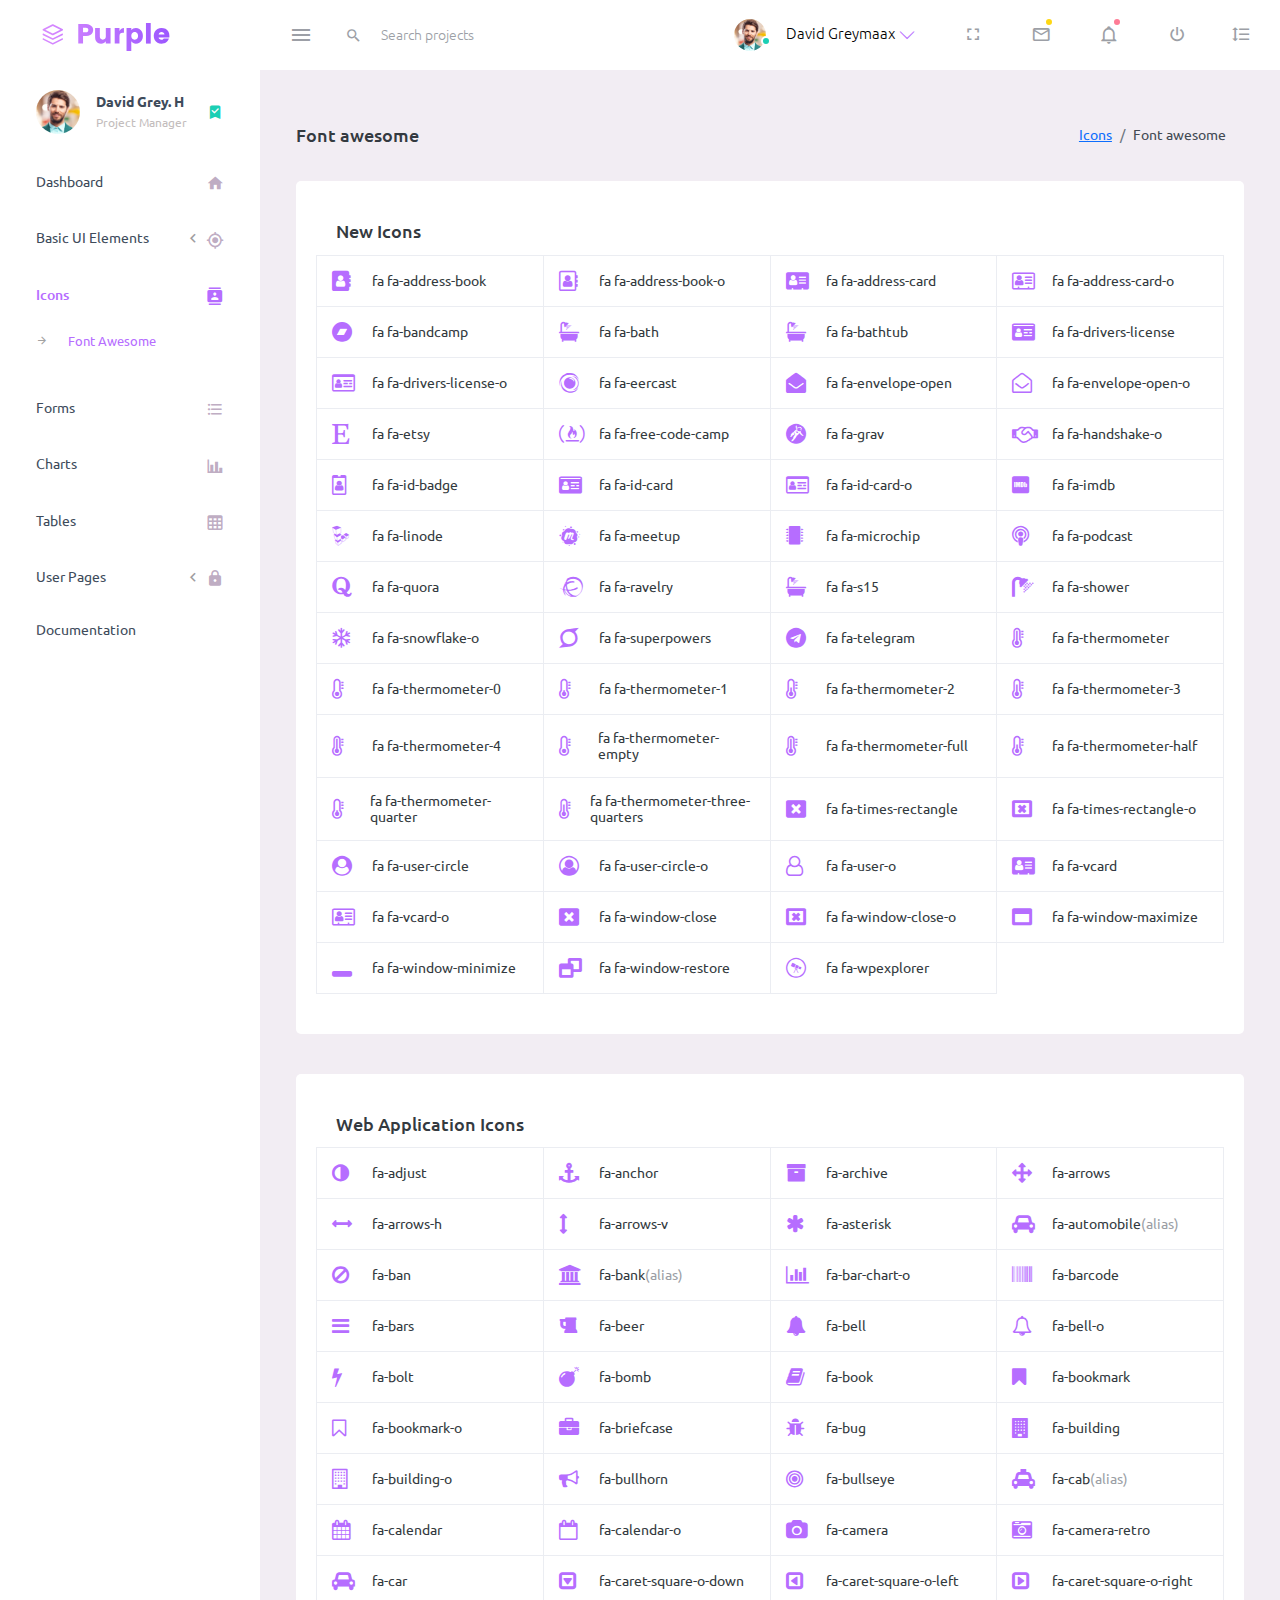
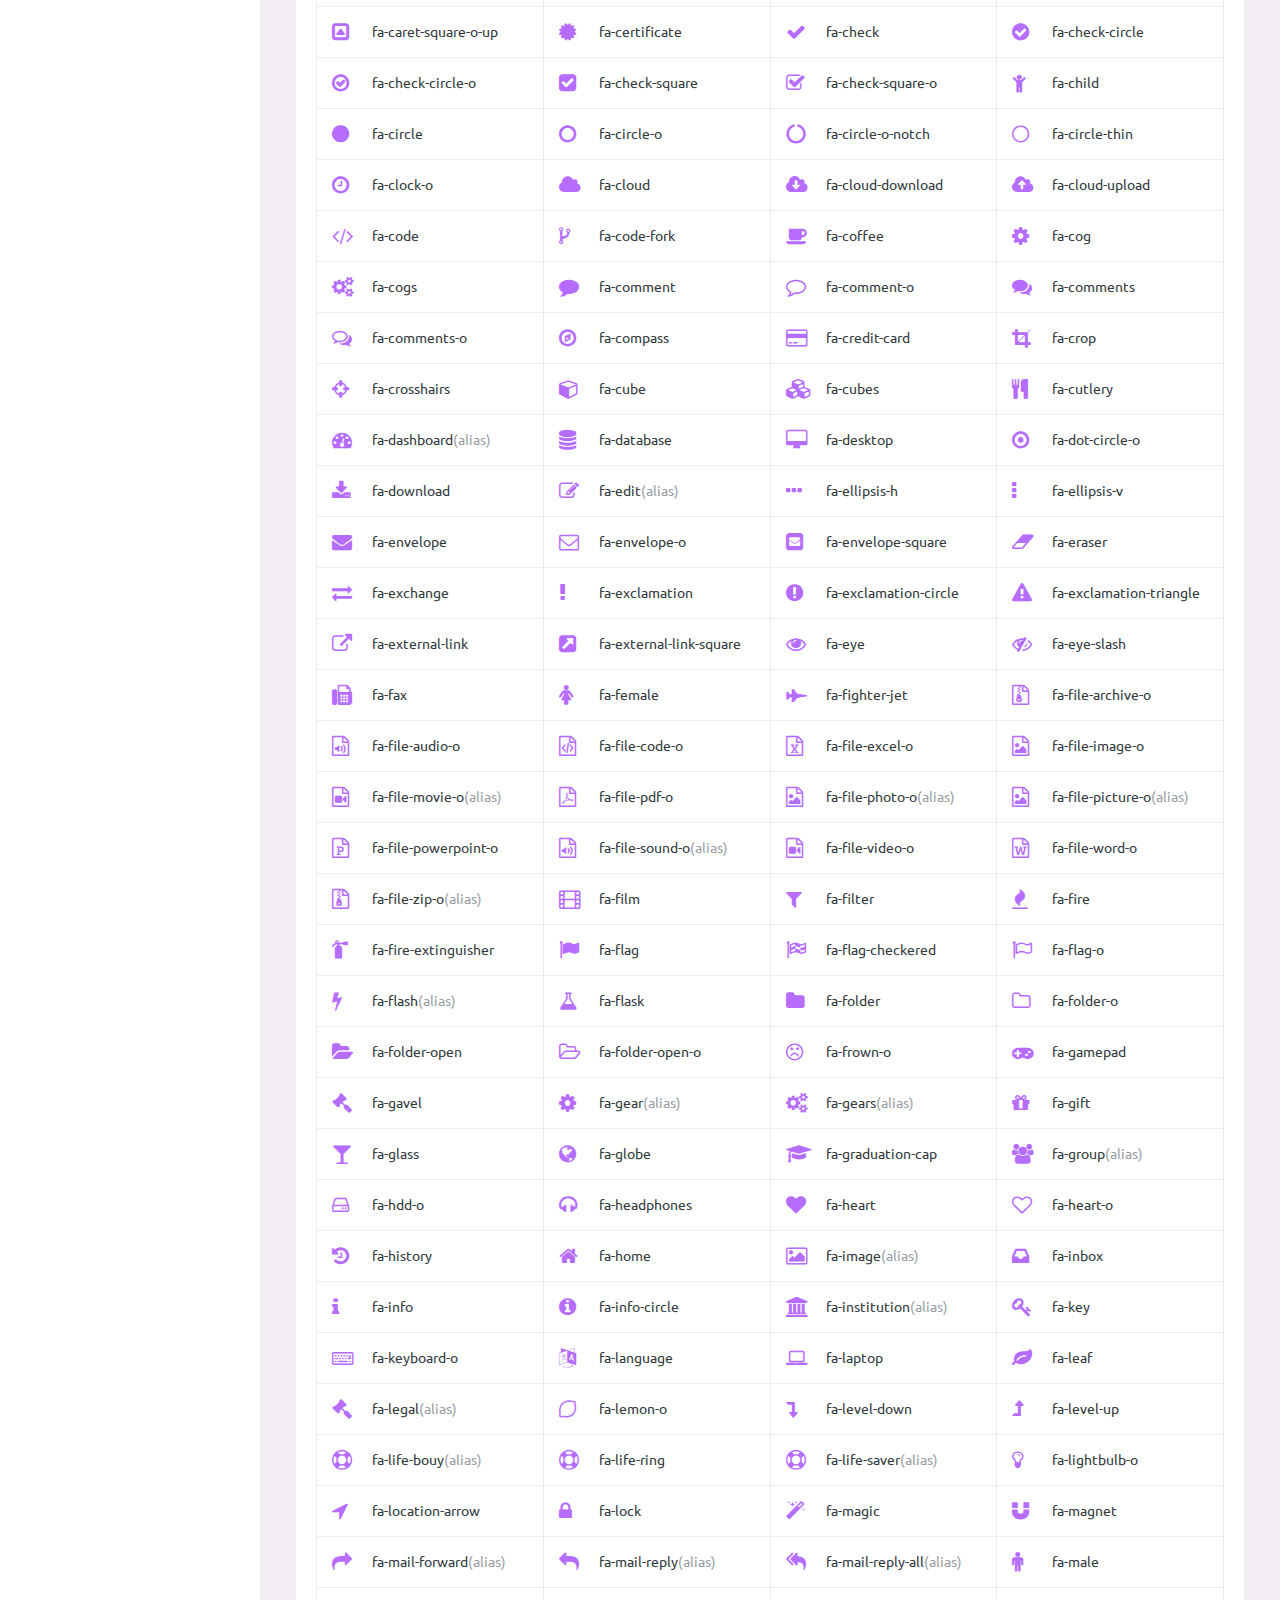
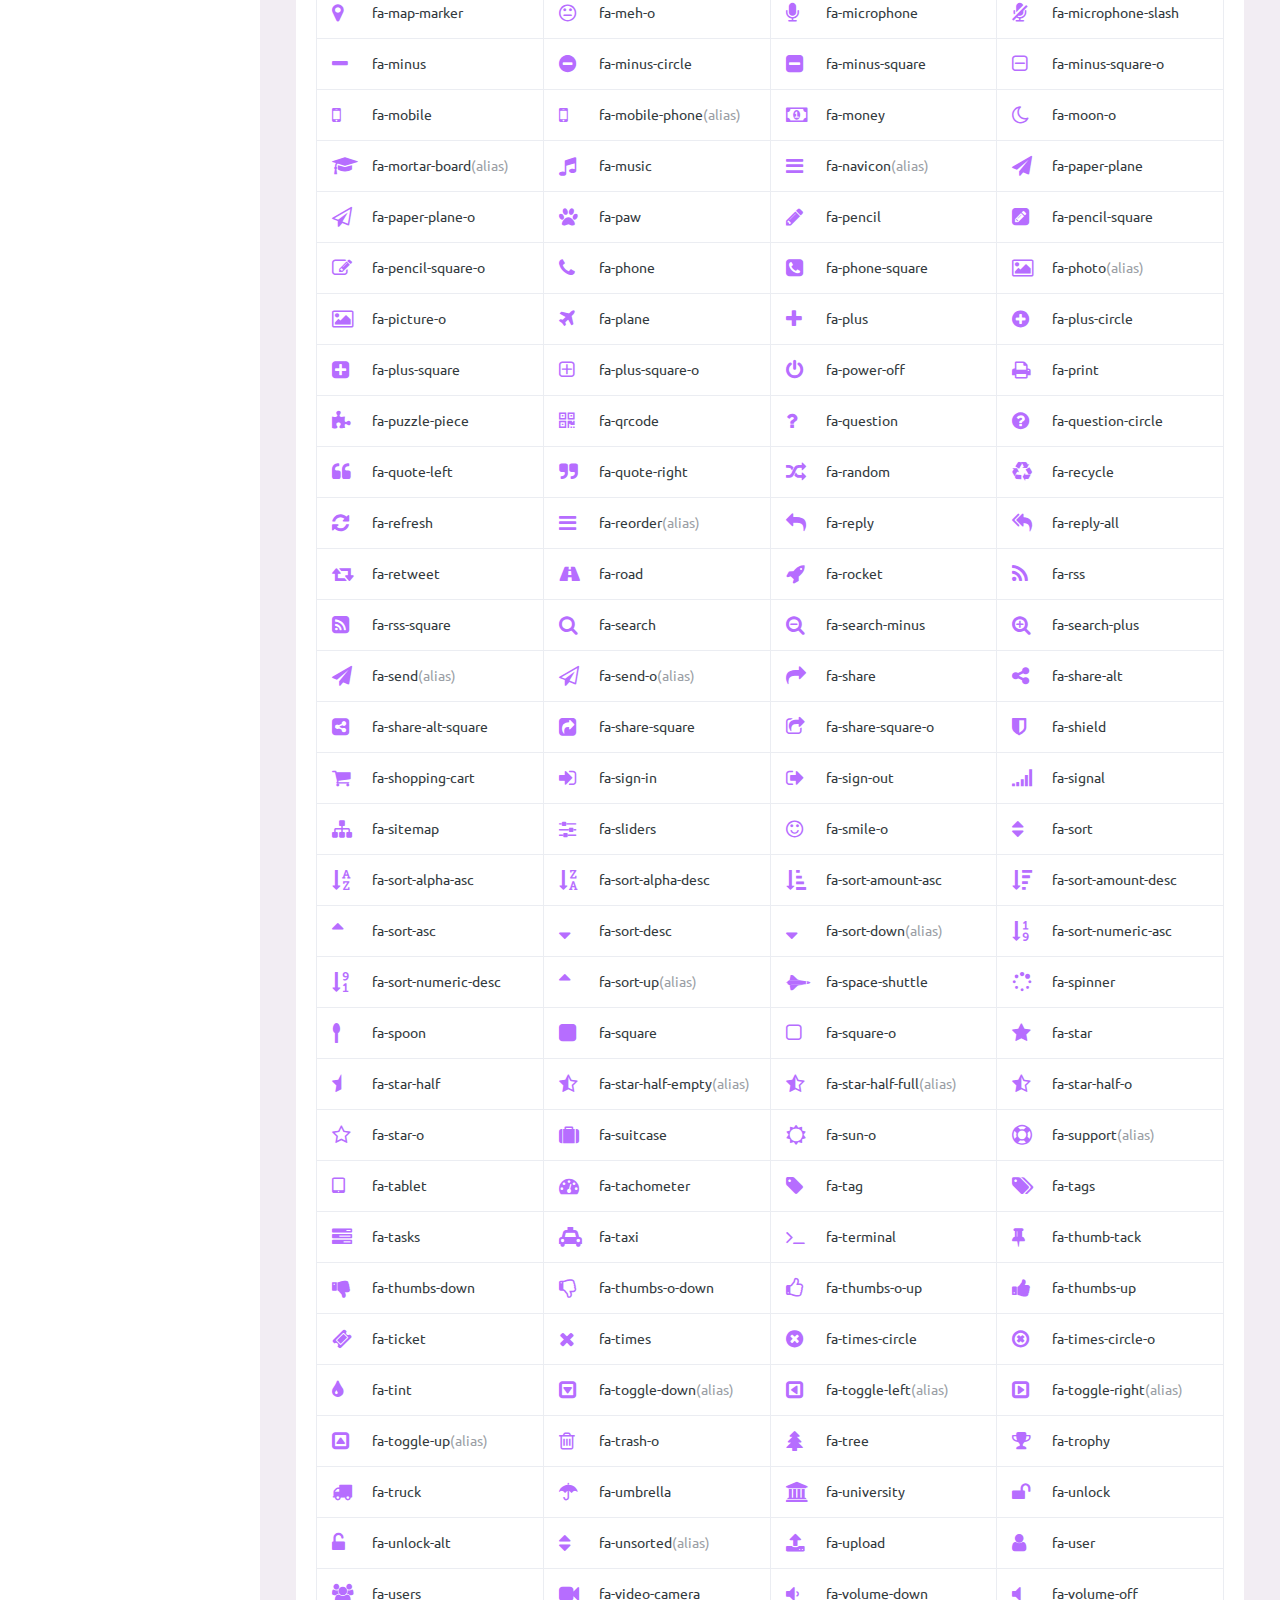
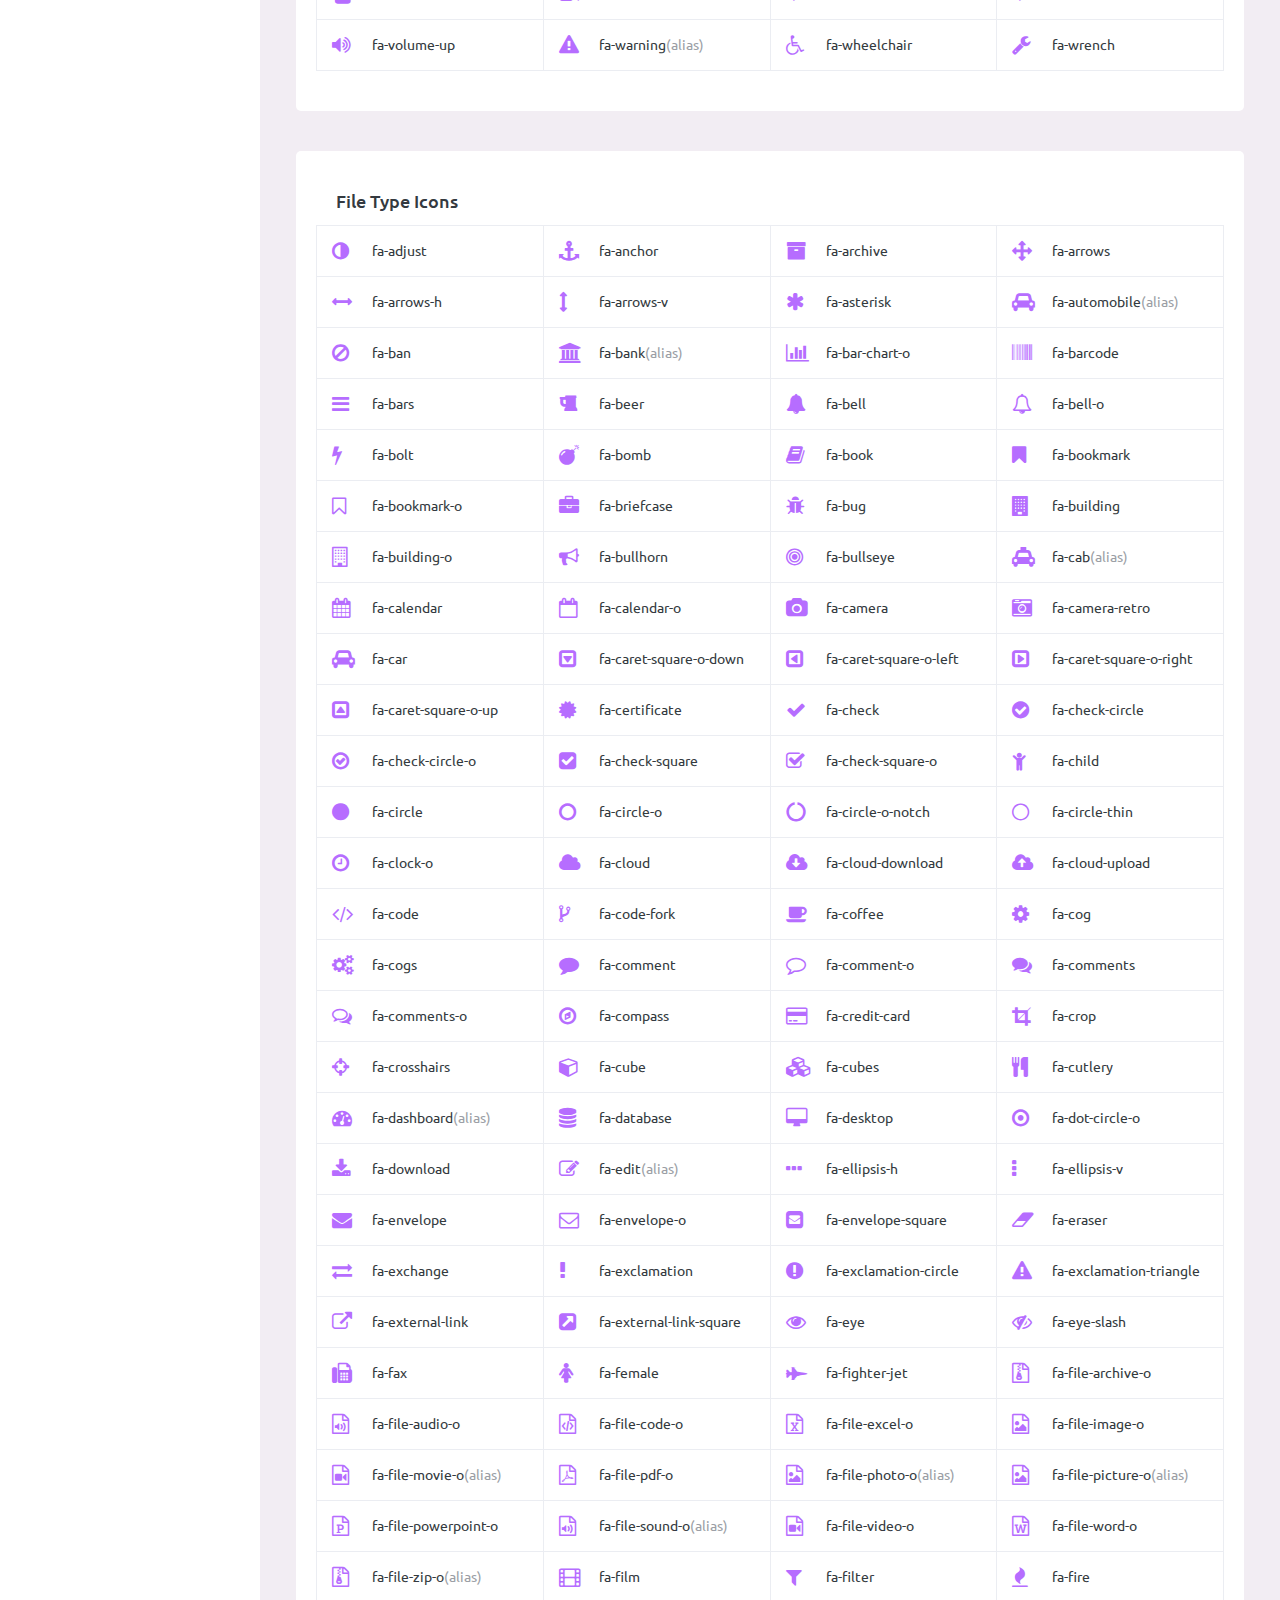
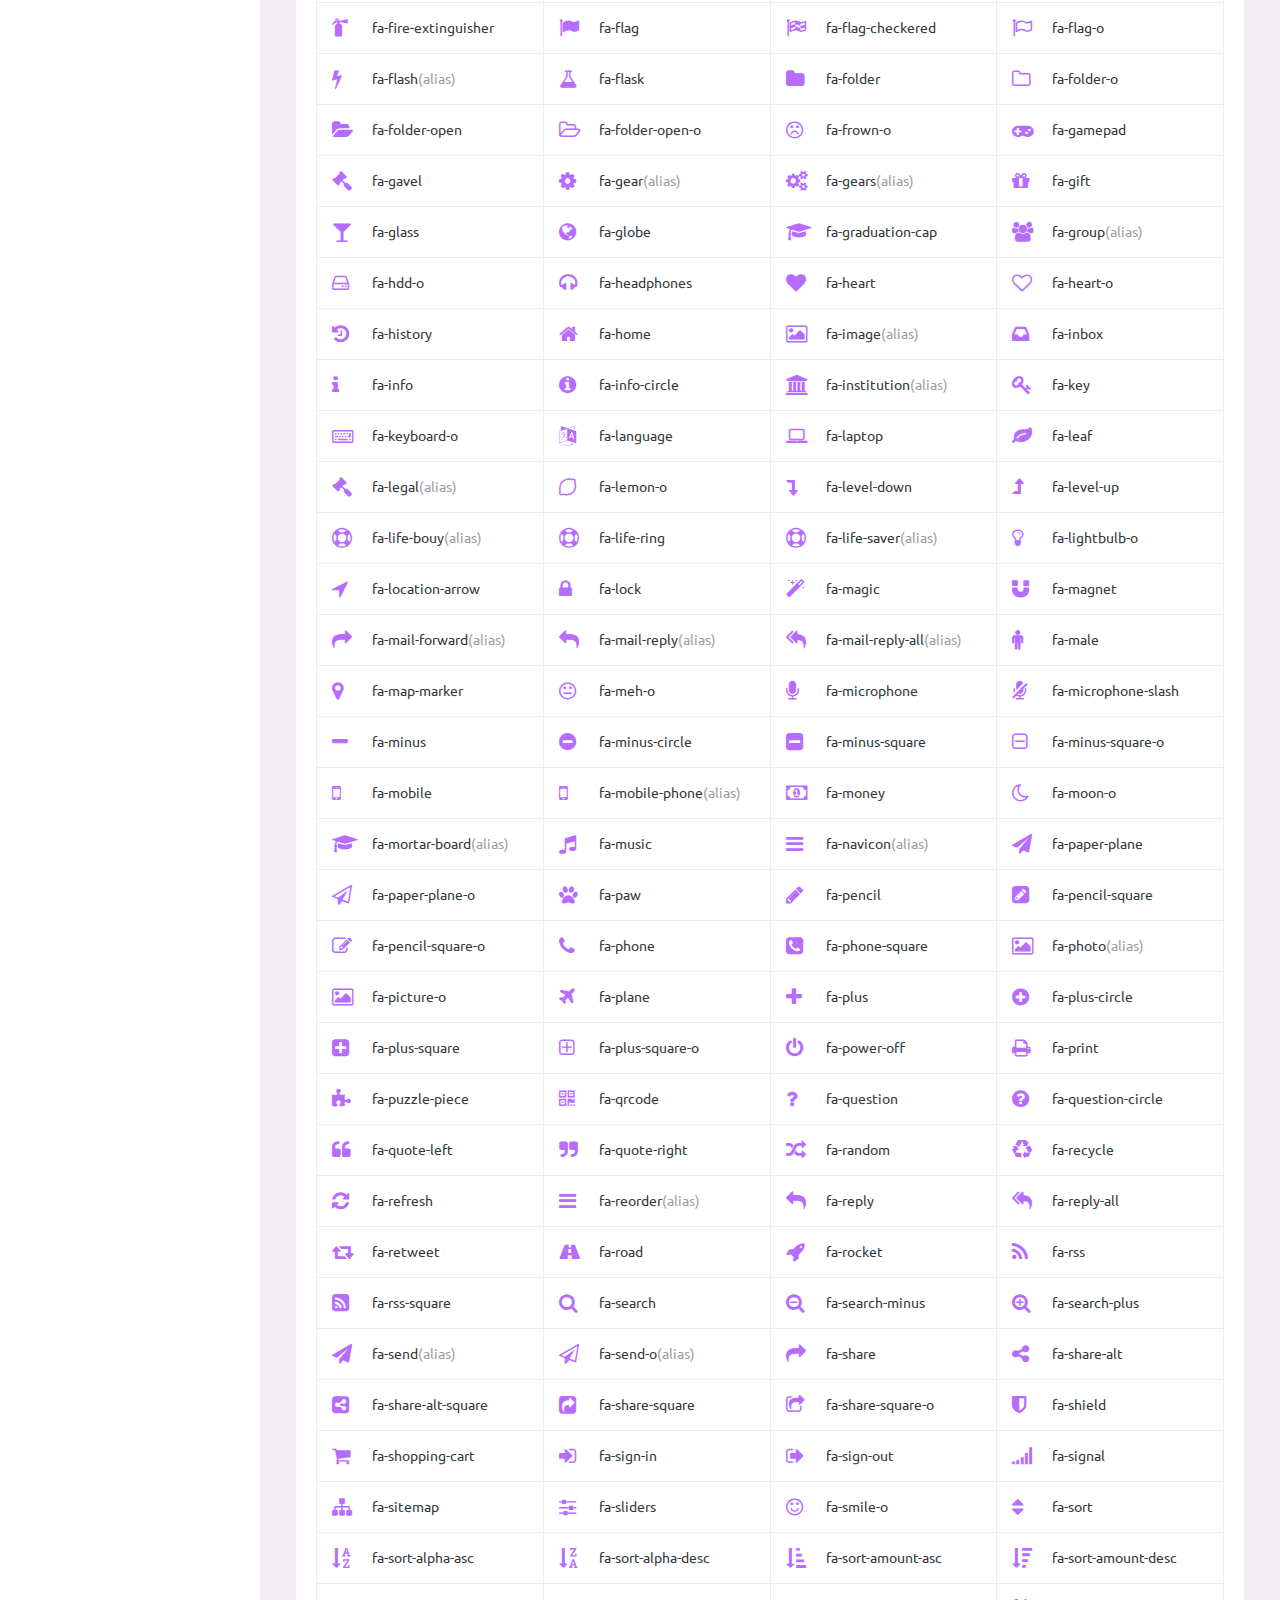
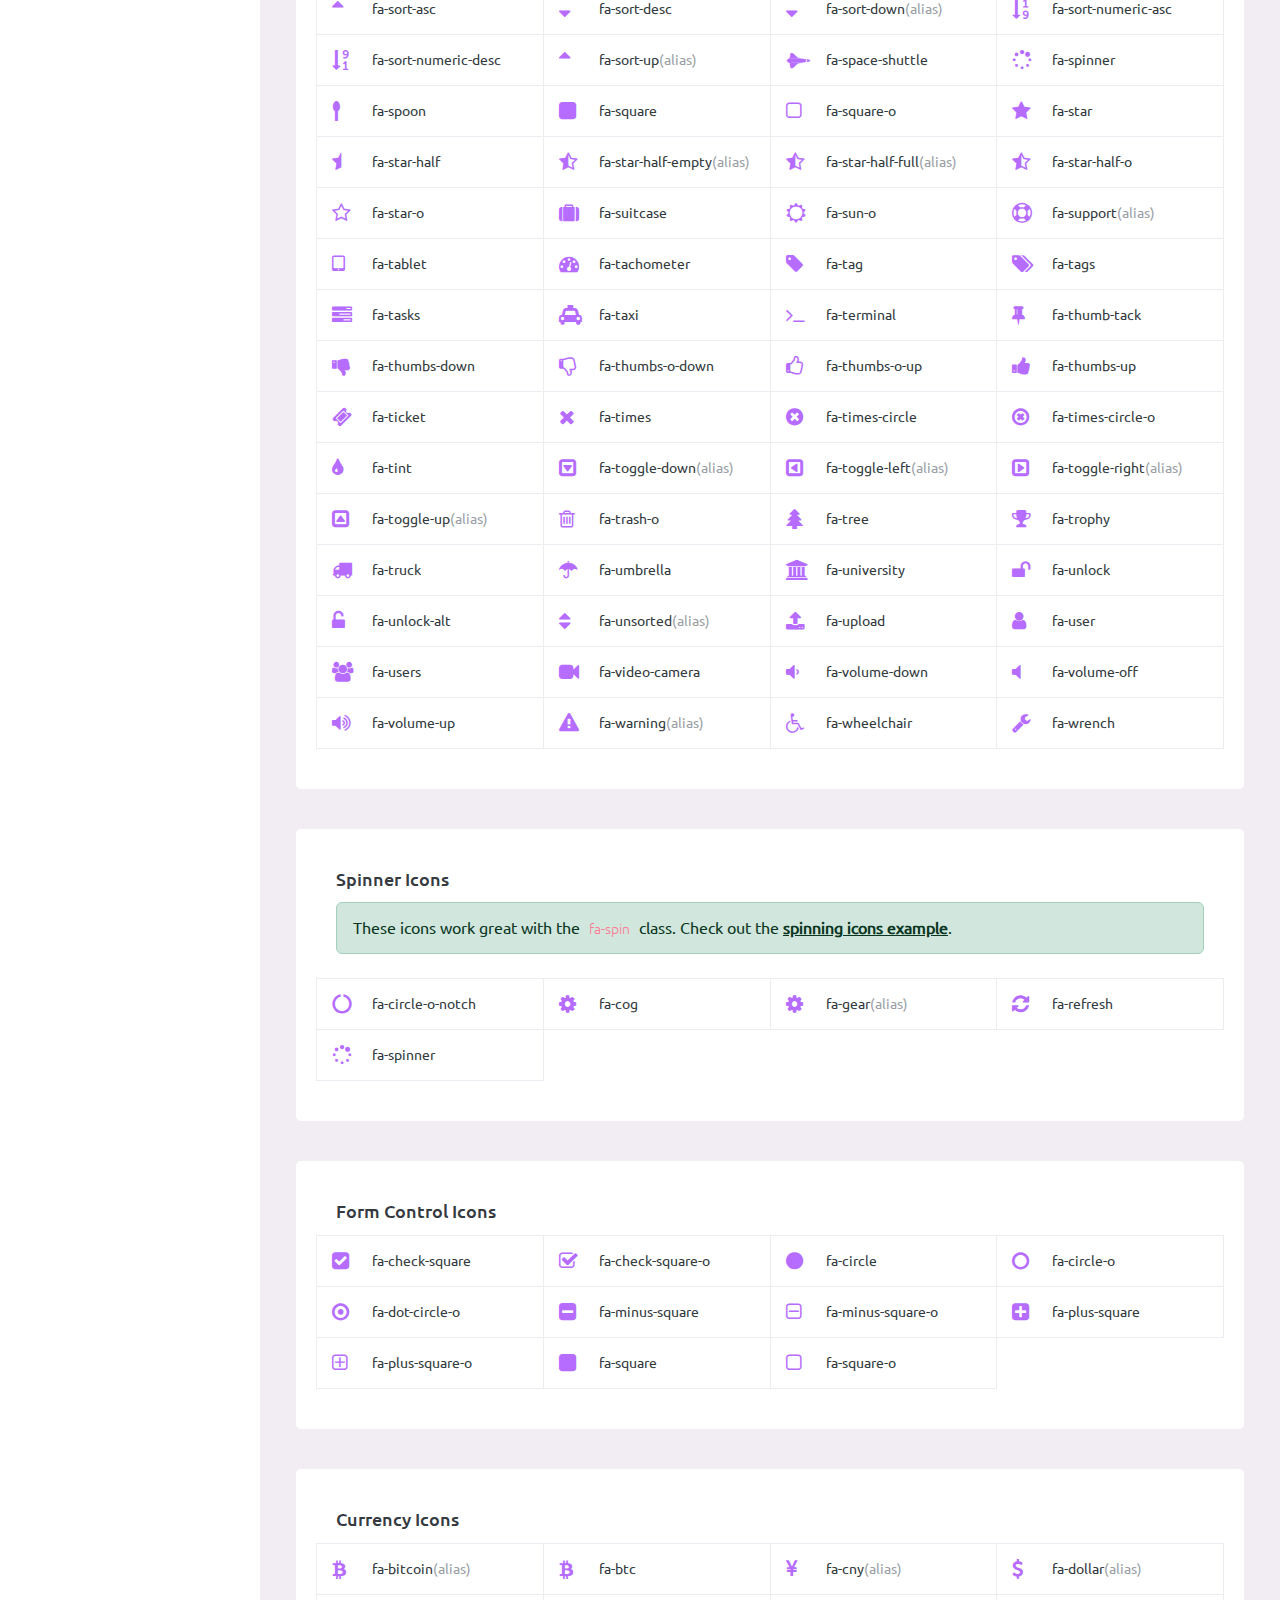
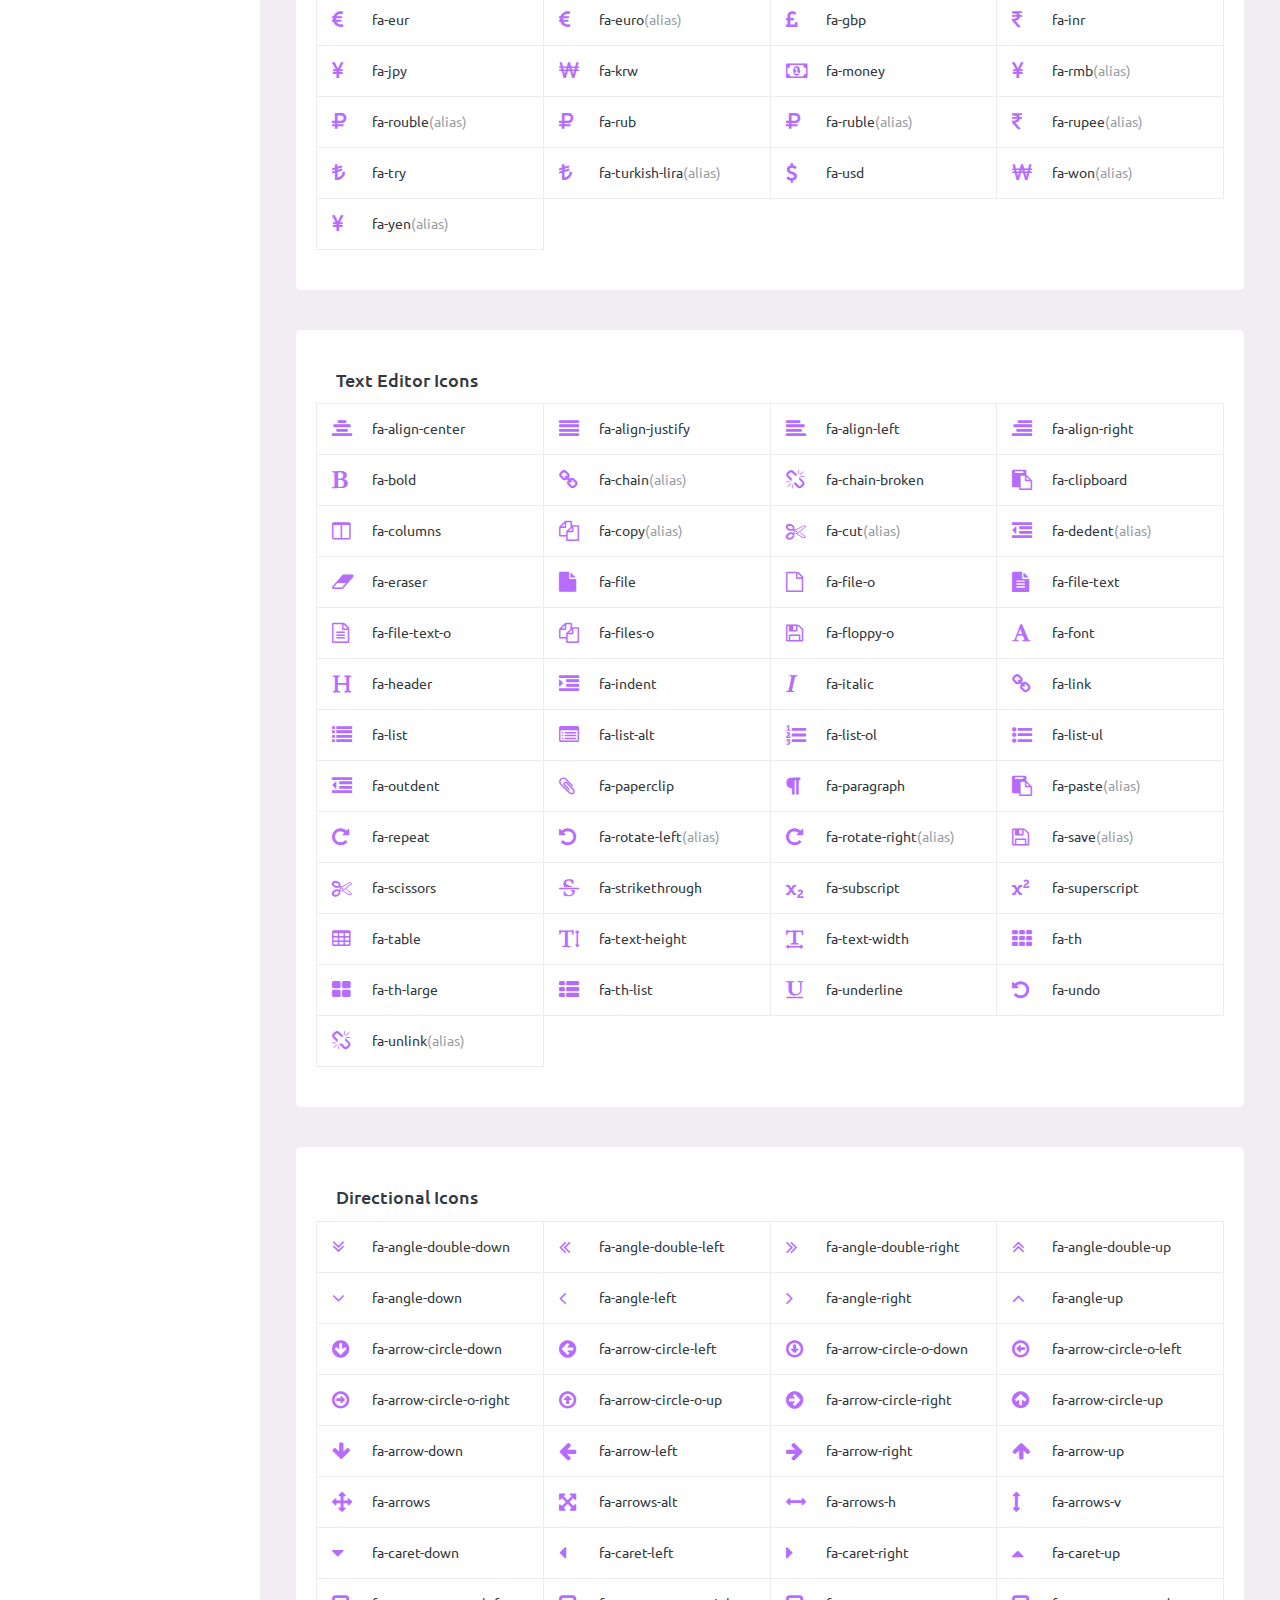
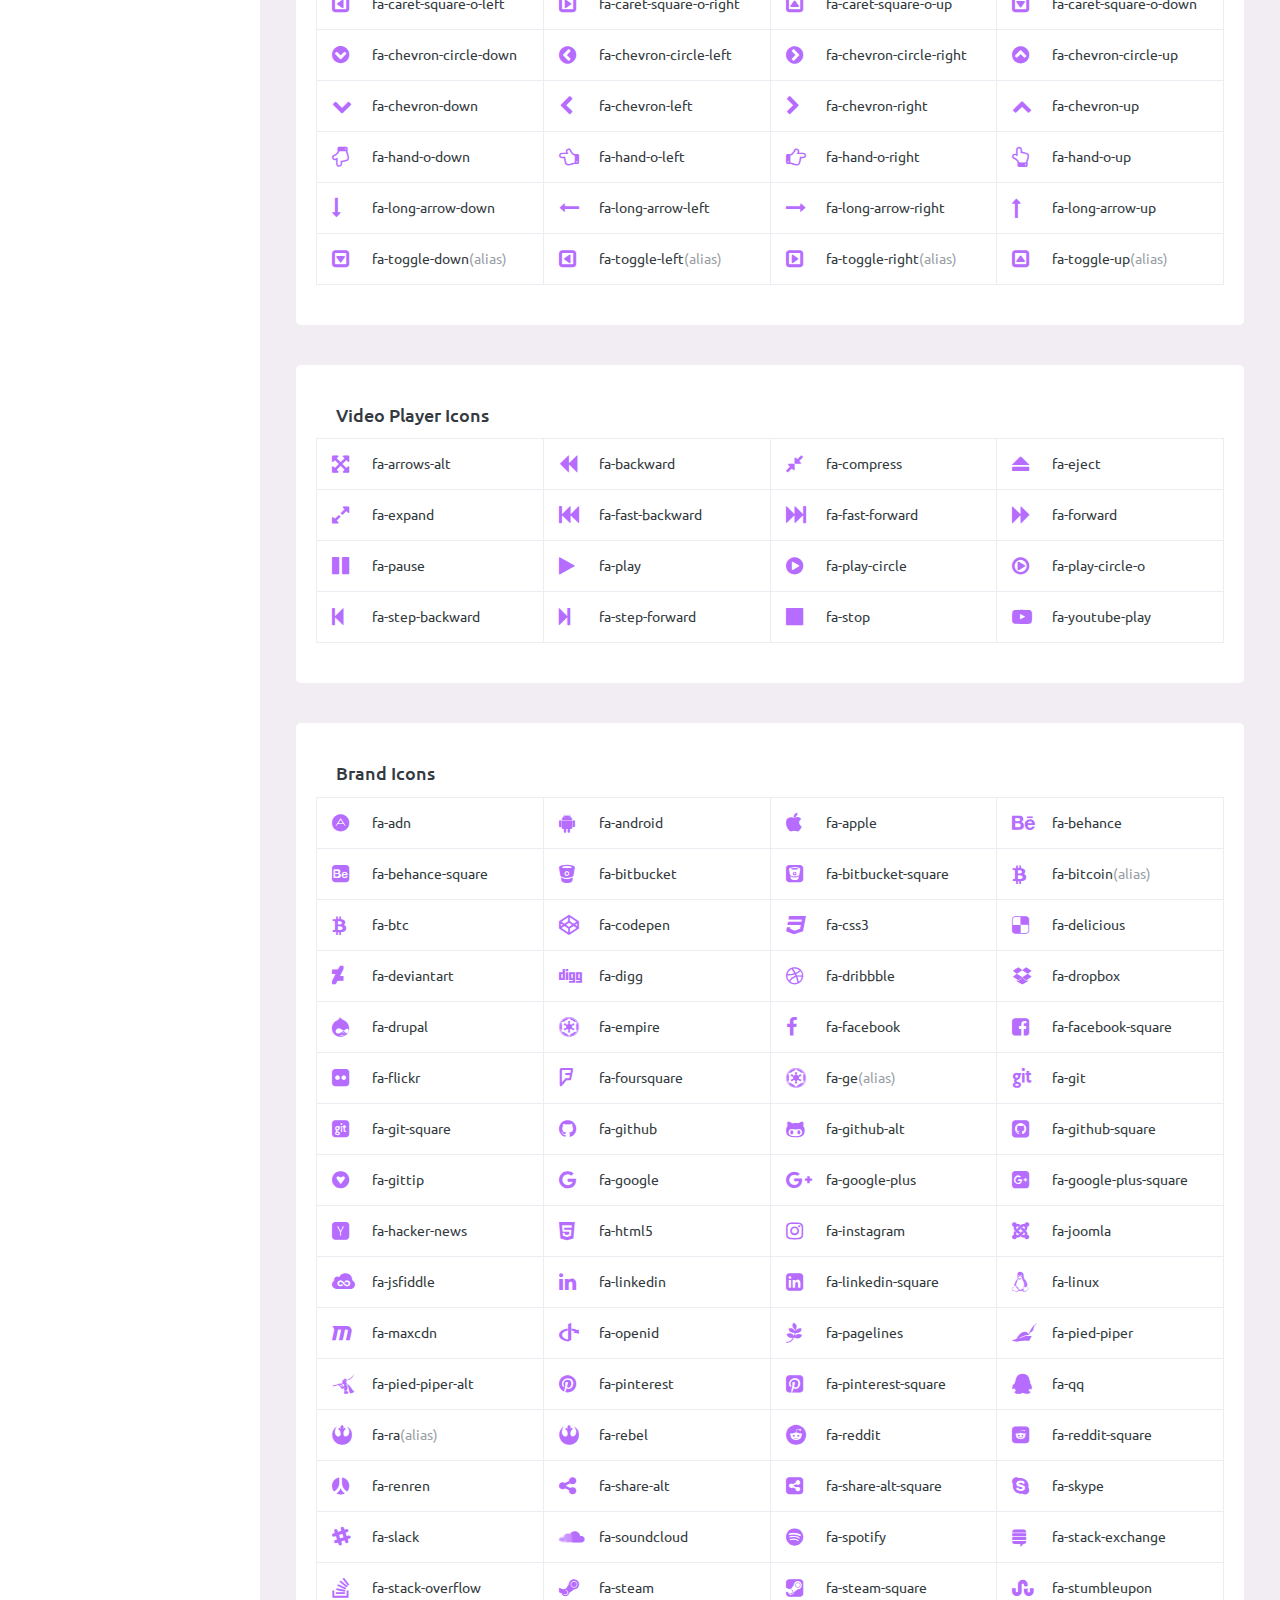
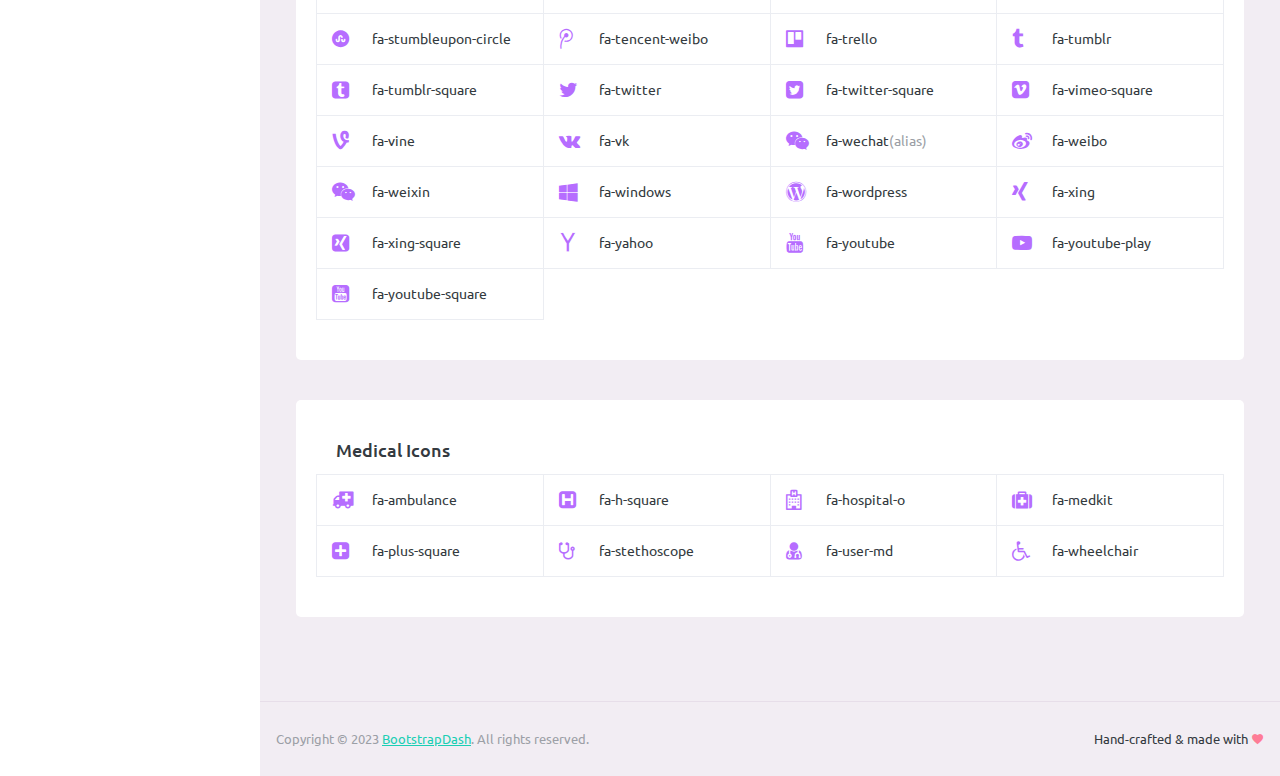
<file: FE/wwwroot/Admin/pages/icons/font-awesome.html>
<!DOCTYPE html>
<html lang="en">
  <head>
    <!-- Required meta tags -->
    <meta charset="utf-8">
    <meta name="viewport" content="width=device-width, initial-scale=1, shrink-to-fit=no">
    <title>Purple Admin</title>
    <!-- plugins:css -->
    <link rel="stylesheet" href="../../assets/vendors/mdi/css/materialdesignicons.min.css">
    <link rel="stylesheet" href="../../assets/vendors/ti-icons/css/themify-icons.css">
    <link rel="stylesheet" href="../../assets/vendors/css/vendor.bundle.base.css">
    <link rel="stylesheet" href="../../assets/vendors/font-awesome/css/font-awesome.min.css">
    <!-- endinject -->
    <!-- Plugin css for this page -->
    <link rel="stylesheet" href="../../assets/vendors/font-awesome/css/font-awesome.min.css" />
    <!-- End plugin css for this page -->
    <!-- inject:css -->
    <!-- endinject -->
    <!-- Layout styles -->
    <link rel="stylesheet" href="../../assets/css/style.css">
    <!-- End layout styles -->
    <link rel="shortcut icon" href="../../assets/images/favicon.png" />
  </head>
  <body>
    <div class="container-scroller">
      <!-- partial:../../partials/_navbar.html -->
      <nav class="navbar default-layout-navbar col-lg-12 col-12 p-0 fixed-top d-flex flex-row">
        <div class="text-center navbar-brand-wrapper d-flex align-items-center justify-content-start">
          <a class="navbar-brand brand-logo" href="../../index.html"><img src="../../assets/images/logo.svg" alt="logo" /></a>
          <a class="navbar-brand brand-logo-mini" href="../../index.html"><img src="../../assets/images/logo-mini.svg" alt="logo" /></a>
        </div>
        <div class="navbar-menu-wrapper d-flex align-items-stretch">
          <button class="navbar-toggler navbar-toggler align-self-center" type="button" data-toggle="minimize">
            <span class="mdi mdi-menu"></span>
          </button>
          <div class="search-field d-none d-md-block">
            <form class="d-flex align-items-center h-100" action="#">
              <div class="input-group">
                <div class="input-group-prepend bg-transparent">
                  <i class="input-group-text border-0 mdi mdi-magnify"></i>
                </div>
                <input type="text" class="form-control bg-transparent border-0" placeholder="Search projects">
              </div>
            </form>
          </div>
          <ul class="navbar-nav navbar-nav-right">
            <li class="nav-item nav-profile dropdown">
              <a class="nav-link dropdown-toggle" id="profileDropdown" href="#" data-bs-toggle="dropdown" aria-expanded="false">
                <div class="nav-profile-img">
                  <img src="../../assets/images/faces/face1.jpg" alt="image">
                  <span class="availability-status online"></span>
                </div>
                <div class="nav-profile-text">
                  <p class="mb-1 text-black">David Greymaax</p>
                </div>
              </a>
              <div class="dropdown-menu navbar-dropdown" aria-labelledby="profileDropdown">
                <a class="dropdown-item" href="#">
                  <i class="mdi mdi-cached me-2 text-success"></i> Activity Log </a>
                <div class="dropdown-divider"></div>
                <a class="dropdown-item" href="#">
                  <i class="mdi mdi-logout me-2 text-primary"></i> Signout </a>
              </div>
            </li>
            <li class="nav-item d-none d-lg-block full-screen-link">
              <a class="nav-link">
                <i class="mdi mdi-fullscreen" id="fullscreen-button"></i>
              </a>
            </li>
            <li class="nav-item dropdown">
              <a class="nav-link count-indicator dropdown-toggle" id="messageDropdown" href="#" data-bs-toggle="dropdown" aria-expanded="false">
                <i class="mdi mdi-email-outline"></i>
                <span class="count-symbol bg-warning"></span>
              </a>
              <div class="dropdown-menu dropdown-menu-end navbar-dropdown preview-list" aria-labelledby="messageDropdown">
                <h6 class="p-3 mb-0">Messages</h6>
                <div class="dropdown-divider"></div>
                <a class="dropdown-item preview-item">
                  <div class="preview-thumbnail">
                    <img src="../../assets/images/faces/face4.jpg" alt="image" class="profile-pic">
                  </div>
                  <div class="preview-item-content d-flex align-items-start flex-column justify-content-center">
                    <h6 class="preview-subject ellipsis mb-1 font-weight-normal">Mark send you a message</h6>
                    <p class="text-gray mb-0"> 1 Minutes ago </p>
                  </div>
                </a>
                <div class="dropdown-divider"></div>
                <a class="dropdown-item preview-item">
                  <div class="preview-thumbnail">
                    <img src="../../assets/images/faces/face2.jpg" alt="image" class="profile-pic">
                  </div>
                  <div class="preview-item-content d-flex align-items-start flex-column justify-content-center">
                    <h6 class="preview-subject ellipsis mb-1 font-weight-normal">Cregh send you a message</h6>
                    <p class="text-gray mb-0"> 15 Minutes ago </p>
                  </div>
                </a>
                <div class="dropdown-divider"></div>
                <a class="dropdown-item preview-item">
                  <div class="preview-thumbnail">
                    <img src="../../assets/images/faces/face3.jpg" alt="image" class="profile-pic">
                  </div>
                  <div class="preview-item-content d-flex align-items-start flex-column justify-content-center">
                    <h6 class="preview-subject ellipsis mb-1 font-weight-normal">Profile picture updated</h6>
                    <p class="text-gray mb-0"> 18 Minutes ago </p>
                  </div>
                </a>
                <div class="dropdown-divider"></div>
                <h6 class="p-3 mb-0 text-center">4 new messages</h6>
              </div>
            </li>
            <li class="nav-item dropdown">
              <a class="nav-link count-indicator dropdown-toggle" id="notificationDropdown" href="#" data-bs-toggle="dropdown">
                <i class="mdi mdi-bell-outline"></i>
                <span class="count-symbol bg-danger"></span>
              </a>
              <div class="dropdown-menu dropdown-menu-end navbar-dropdown preview-list" aria-labelledby="notificationDropdown">
                <h6 class="p-3 mb-0">Notifications</h6>
                <div class="dropdown-divider"></div>
                <a class="dropdown-item preview-item">
                  <div class="preview-thumbnail">
                    <div class="preview-icon bg-success">
                      <i class="mdi mdi-calendar"></i>
                    </div>
                  </div>
                  <div class="preview-item-content d-flex align-items-start flex-column justify-content-center">
                    <h6 class="preview-subject font-weight-normal mb-1">Event today</h6>
                    <p class="text-gray ellipsis mb-0"> Just a reminder that you have an event today </p>
                  </div>
                </a>
                <div class="dropdown-divider"></div>
                <a class="dropdown-item preview-item">
                  <div class="preview-thumbnail">
                    <div class="preview-icon bg-warning">
                      <i class="mdi mdi-cog"></i>
                    </div>
                  </div>
                  <div class="preview-item-content d-flex align-items-start flex-column justify-content-center">
                    <h6 class="preview-subject font-weight-normal mb-1">Settings</h6>
                    <p class="text-gray ellipsis mb-0"> Update dashboard </p>
                  </div>
                </a>
                <div class="dropdown-divider"></div>
                <a class="dropdown-item preview-item">
                  <div class="preview-thumbnail">
                    <div class="preview-icon bg-info">
                      <i class="mdi mdi-link-variant"></i>
                    </div>
                  </div>
                  <div class="preview-item-content d-flex align-items-start flex-column justify-content-center">
                    <h6 class="preview-subject font-weight-normal mb-1">Launch Admin</h6>
                    <p class="text-gray ellipsis mb-0"> New admin wow! </p>
                  </div>
                </a>
                <div class="dropdown-divider"></div>
                <h6 class="p-3 mb-0 text-center">See all notifications</h6>
              </div>
            </li>
            <li class="nav-item nav-logout d-none d-lg-block">
              <a class="nav-link" href="#">
                <i class="mdi mdi-power"></i>
              </a>
            </li>
            <li class="nav-item nav-settings d-none d-lg-block">
              <a class="nav-link" href="#">
                <i class="mdi mdi-format-line-spacing"></i>
              </a>
            </li>
          </ul>
          <button class="navbar-toggler navbar-toggler-right d-lg-none align-self-center" type="button" data-toggle="offcanvas">
            <span class="mdi mdi-menu"></span>
          </button>
        </div>
      </nav>
      <!-- partial -->
      <div class="container-fluid page-body-wrapper">
        <!-- partial:../../partials/_sidebar.html -->
        <nav class="sidebar sidebar-offcanvas" id="sidebar">
          <ul class="nav">
            <li class="nav-item nav-profile">
              <a href="#" class="nav-link">
                <div class="nav-profile-image">
                  <img src="../../assets/images/faces/face1.jpg" alt="profile" />
                  <span class="login-status online"></span>
                  <!--change to offline or busy as needed-->
                </div>
                <div class="nav-profile-text d-flex flex-column">
                  <span class="font-weight-bold mb-2">David Grey. H</span>
                  <span class="text-secondary text-small">Project Manager</span>
                </div>
                <i class="mdi mdi-bookmark-check text-success nav-profile-badge"></i>
              </a>
            </li>
            <li class="nav-item">
              <a class="nav-link" href="../../index.html">
                <span class="menu-title">Dashboard</span>
                <i class="mdi mdi-home menu-icon"></i>
              </a>
            </li>
            <li class="nav-item">
              <a class="nav-link" data-bs-toggle="collapse" href="#ui-basic" aria-expanded="false" aria-controls="ui-basic">
                <span class="menu-title">Basic UI Elements</span>
                <i class="menu-arrow"></i>
                <i class="mdi mdi-crosshairs-gps menu-icon"></i>
              </a>
              <div class="collapse" id="ui-basic">
                <ul class="nav flex-column sub-menu">
                  <li class="nav-item">
                    <a class="nav-link" href="../../pages/ui-features/buttons.html">Buttons</a>
                  </li>
                  <li class="nav-item">
                    <a class="nav-link" href="../../pages/ui-features/dropdowns.html">Dropdowns</a>
                  </li>
                  <li class="nav-item">
                    <a class="nav-link" href="../../pages/ui-features/typography.html">Typography</a>
                  </li>
                </ul>
              </div>
            </li>
            <li class="nav-item">
              <a class="nav-link" data-bs-toggle="collapse" href="#icons" aria-expanded="false" aria-controls="icons">
                <span class="menu-title">Icons</span>
                <i class="mdi mdi-contacts menu-icon"></i>
              </a>
              <div class="collapse" id="icons">
                <ul class="nav flex-column sub-menu">
                  <li class="nav-item">
                    <a class="nav-link" href="../../pages/icons/font-awesome.html">Font Awesome</a>
                  </li>
                </ul>
              </div>
            </li>
            <li class="nav-item">
              <a class="nav-link" data-bs-toggle="collapse" href="#forms" aria-expanded="false" aria-controls="forms">
                <span class="menu-title">Forms</span>
                <i class="mdi mdi-format-list-bulleted menu-icon"></i>
              </a>
              <div class="collapse" id="forms">
                <ul class="nav flex-column sub-menu">
                  <li class="nav-item">
                    <a class="nav-link" href="../../pages/forms/basic_elements.html">Form Elements</a>
                  </li>
                </ul>
              </div>
            </li>
            <li class="nav-item">
              <a class="nav-link" data-bs-toggle="collapse" href="#charts" aria-expanded="false" aria-controls="charts">
                <span class="menu-title">Charts</span>
                <i class="mdi mdi-chart-bar menu-icon"></i>
              </a>
              <div class="collapse" id="charts">
                <ul class="nav flex-column sub-menu">
                  <li class="nav-item">
                    <a class="nav-link" href="../../pages/charts/chartjs.html">ChartJs</a>
                  </li>
                </ul>
              </div>
            </li>
            <li class="nav-item">
              <a class="nav-link" data-bs-toggle="collapse" href="#tables" aria-expanded="false" aria-controls="tables">
                <span class="menu-title">Tables</span>
                <i class="mdi mdi-table-large menu-icon"></i>
              </a>
              <div class="collapse" id="tables">
                <ul class="nav flex-column sub-menu">
                  <li class="nav-item">
                    <a class="nav-link" href="../../pages/tables/basic-table.html">Basic table</a>
                  </li>
                </ul>
              </div>
            </li>
            <li class="nav-item">
              <a class="nav-link" data-bs-toggle="collapse" href="#auth" aria-expanded="false" aria-controls="auth">
                <span class="menu-title">User Pages</span>
                <i class="menu-arrow"></i>
                <i class="mdi mdi-lock menu-icon"></i>
              </a>
              <div class="collapse" id="auth">
                <ul class="nav flex-column sub-menu">
                  <li class="nav-item">
                    <a class="nav-link" href="../../pages/samples/blank-page.html"> Blank Page </a>
                  </li>
                  <li class="nav-item">
                    <a class="nav-link" href="../../pages/samples/login.html"> Login </a>
                  </li>
                  <li class="nav-item">
                    <a class="nav-link" href="../../pages/samples/register.html"> Register </a>
                  </li>
                  <li class="nav-item">
                    <a class="nav-link" href="../../pages/samples/error-404.html"> 404 </a>
                  </li>
                  <li class="nav-item">
                    <a class="nav-link" href="../../pages/samples/error-500.html"> 500 </a>
                  </li>
                </ul>
              </div>
            </li>
            <li class="nav-item">
              <a class="nav-link" href="../../docs/documentation.html" target="_blank">
                <span class="menu-title">Documentation</span>
                <i class="mdi mdi-file-document-box menu-icon"></i>
              </a>
            </li>
          </ul>
        </nav>
        <!-- partial -->
        <div class="main-panel">
          <div class="content-wrapper">
            <div class="page-header">
              <h3 class="page-title"> Font awesome </h3>
              <nav aria-label="breadcrumb">
                <ol class="breadcrumb">
                  <li class="breadcrumb-item"><a href="#">Icons</a></li>
                  <li class="breadcrumb-item active" aria-current="page">Font awesome</li>
                </ol>
              </nav>
            </div>
            <div class="row">
              <div class="col-lg-12 grid-margin">
                <div class="card">
                  <div class="card-body">
                    <h4 class="card-title">New Icons</h4>
                    <div class="icons-list row">
                      <div class="col-sm-6 col-md-4 col-lg-3"> <i class="fa fa-address-book"></i>fa fa-address-book </div>
                      <div class="col-sm-6 col-md-4 col-lg-3"> <i class="fa fa-address-book-o"></i>fa fa-address-book-o </div>
                      <div class="col-sm-6 col-md-4 col-lg-3"> <i class="fa fa-address-card"></i>fa fa-address-card </div>
                      <div class="col-sm-6 col-md-4 col-lg-3"> <i class="fa fa-address-card-o"></i>fa fa-address-card-o </div>
                      <div class="col-sm-6 col-md-4 col-lg-3"> <i class="fa fa-bandcamp"></i>fa fa-bandcamp </div>
                      <div class="col-sm-6 col-md-4 col-lg-3"> <i class="fa fa-bath"></i>fa fa-bath </div>
                      <div class="col-sm-6 col-md-4 col-lg-3"> <i class="fa fa-bathtub"></i>fa fa-bathtub </div>
                      <div class="col-sm-6 col-md-4 col-lg-3"> <i class="fa fa-drivers-license"></i>fa fa-drivers-license </div>
                      <div class="col-sm-6 col-md-4 col-lg-3"> <i class="fa fa-drivers-license-o"></i>fa fa-drivers-license-o </div>
                      <div class="col-sm-6 col-md-4 col-lg-3"> <i class="fa fa-eercast"></i>fa fa-eercast </div>
                      <div class="col-sm-6 col-md-4 col-lg-3"> <i class="fa fa-envelope-open"></i>fa fa-envelope-open </div>
                      <div class="col-sm-6 col-md-4 col-lg-3"> <i class="fa fa-envelope-open-o"></i>fa fa-envelope-open-o </div>
                      <div class="col-sm-6 col-md-4 col-lg-3"> <i class="fa fa-etsy"></i>fa fa-etsy </div>
                      <div class="col-sm-6 col-md-4 col-lg-3"> <i class="fa fa-free-code-camp"></i>fa fa-free-code-camp </div>
                      <div class="col-sm-6 col-md-4 col-lg-3"> <i class="fa fa-grav"></i>fa fa-grav </div>
                      <div class="col-sm-6 col-md-4 col-lg-3"> <i class="fa fa-handshake-o"></i>fa fa-handshake-o </div>
                      <div class="col-sm-6 col-md-4 col-lg-3"> <i class="fa fa-id-badge"></i>fa fa-id-badge </div>
                      <div class="col-sm-6 col-md-4 col-lg-3"> <i class="fa fa-id-card"></i>fa fa-id-card </div>
                      <div class="col-sm-6 col-md-4 col-lg-3"> <i class="fa fa-id-card-o"></i>fa fa-id-card-o </div>
                      <div class="col-sm-6 col-md-4 col-lg-3"> <i class="fa fa-imdb"></i>fa fa-imdb </div>
                      <div class="col-sm-6 col-md-4 col-lg-3"> <i class="fa fa-linode"></i> fa fa-linode </div>
                      <div class="col-sm-6 col-md-4 col-lg-3"> <i class="fa fa-meetup"></i>fa fa-meetup </div>
                      <div class="col-sm-6 col-md-4 col-lg-3"> <i class="fa fa-microchip"></i>fa fa-microchip </div>
                      <div class="col-sm-6 col-md-4 col-lg-3"> <i class="fa fa-podcast"></i>fa fa-podcast </div>
                      <div class="col-sm-6 col-md-4 col-lg-3"> <i class="fa fa-quora"></i>fa fa-quora </div>
                      <div class="col-sm-6 col-md-4 col-lg-3"> <i class="fa fa-ravelry"></i>fa fa-ravelry </div>
                      <div class="col-sm-6 col-md-4 col-lg-3"> <i class="fa fa-s15"></i>fa fa-s15 </div>
                      <div class="col-sm-6 col-md-4 col-lg-3"> <i class="fa fa-shower"></i>fa fa-shower </div>
                      <div class="col-sm-6 col-md-4 col-lg-3"> <i class="fa fa-snowflake-o"></i>fa fa-snowflake-o </div>
                      <div class="col-sm-6 col-md-4 col-lg-3"> <i class="fa fa-superpowers"></i>fa fa-superpowers </div>
                      <div class="col-sm-6 col-md-4 col-lg-3"> <i class="fa fa-telegram"></i>fa fa-telegram </div>
                      <div class="col-sm-6 col-md-4 col-lg-3"> <i class="fa fa-thermometer"></i>fa fa-thermometer </div>
                      <div class="col-sm-6 col-md-4 col-lg-3"> <i class="fa fa-thermometer-0"></i>fa fa-thermometer-0 </div>
                      <div class="col-sm-6 col-md-4 col-lg-3"> <i class="fa fa-thermometer-1"></i>fa fa-thermometer-1 </div>
                      <div class="col-sm-6 col-md-4 col-lg-3"> <i class="fa fa-thermometer-2"></i>fa fa-thermometer-2 </div>
                      <div class="col-sm-6 col-md-4 col-lg-3"> <i class="fa fa-thermometer-3"></i>fa fa-thermometer-3 </div>
                      <div class="col-sm-6 col-md-4 col-lg-3"> <i class="fa fa-thermometer-4"></i>fa fa-thermometer-4 </div>
                      <div class="col-sm-6 col-md-4 col-lg-3"> <i class="fa fa-thermometer-empty"></i>fa fa-thermometer-empty </div>
                      <div class="col-sm-6 col-md-4 col-lg-3"> <i class="fa fa-thermometer-full"></i>fa fa-thermometer-full </div>
                      <div class="col-sm-6 col-md-4 col-lg-3"> <i class="fa fa-thermometer-half"></i>fa fa-thermometer-half </div>
                      <div class="col-sm-6 col-md-4 col-lg-3"> <i class="fa fa-thermometer-quarter"></i>fa fa-thermometer-quarter </div>
                      <div class="col-sm-6 col-md-4 col-lg-3"> <i class="fa fa-thermometer-three-quarters"></i>fa fa-thermometer-three-quarters </div>
                      <div class="col-sm-6 col-md-4 col-lg-3"> <i class="fa fa-times-rectangle"></i>fa fa-times-rectangle </div>
                      <div class="col-sm-6 col-md-4 col-lg-3"> <i class="fa fa-times-rectangle-o"></i>fa fa-times-rectangle-o </div>
                      <div class="col-sm-6 col-md-4 col-lg-3"> <i class="fa fa-user-circle"></i>fa fa-user-circle </div>
                      <div class="col-sm-6 col-md-4 col-lg-3"> <i class="fa fa-user-circle-o"></i>fa fa-user-circle-o </div>
                      <div class="col-sm-6 col-md-4 col-lg-3"> <i class="fa fa-user-o"></i>fa fa-user-o </div>
                      <div class="col-sm-6 col-md-4 col-lg-3"> <i class="fa fa-vcard"></i>fa fa-vcard </div>
                      <div class="col-sm-6 col-md-4 col-lg-3"> <i class="fa fa-vcard-o"></i>fa fa-vcard-o </div>
                      <div class="col-sm-6 col-md-4 col-lg-3"> <i class="fa fa-window-close"></i>fa fa-window-close </div>
                      <div class="col-sm-6 col-md-4 col-lg-3"> <i class="fa fa-window-close-o"></i>fa fa-window-close-o </div>
                      <div class="col-sm-6 col-md-4 col-lg-3"> <i class="fa fa-window-maximize"></i>fa fa-window-maximize </div>
                      <div class="col-sm-6 col-md-4 col-lg-3"> <i class="fa fa-window-minimize"></i>fa fa-window-minimize </div>
                      <div class="col-sm-6 col-md-4 col-lg-3"> <i class="fa fa-window-restore"></i>fa fa-window-restore </div>
                      <div class="col-sm-6 col-md-4 col-lg-3"> <i class="fa fa-wpexplorer"></i>fa fa-wpexplorer </div>
                    </div>
                  </div>
                </div>
              </div>
              <div class="col-lg-12 grid-margin">
                <div class="card">
                  <div class="card-body">
                    <h4 class="card-title">Web Application Icons</h4>
                    <div class="icons-list row">
                      <div class="col-sm-6 col-md-4 col-lg-3"><i class="fa fa-adjust"></i> fa-adjust</div>
                      <div class="col-sm-6 col-md-4 col-lg-3"><i class="fa fa-anchor"></i> fa-anchor</div>
                      <div class="col-sm-6 col-md-4 col-lg-3"><i class="fa fa-archive"></i> fa-archive</div>
                      <div class="col-sm-6 col-md-4 col-lg-3"><i class="fa fa-arrows"></i> fa-arrows</div>
                      <div class="col-sm-6 col-md-4 col-lg-3"><i class="fa fa-arrows-h"></i> fa-arrows-h</div>
                      <div class="col-sm-6 col-md-4 col-lg-3"><i class="fa fa-arrows-v"></i> fa-arrows-v</div>
                      <div class="col-sm-6 col-md-4 col-lg-3"><i class="fa fa-asterisk"></i> fa-asterisk</div>
                      <div class="col-sm-6 col-md-4 col-lg-3"><i class="fa fa-automobile"></i> fa-automobile <span class="text-muted">(alias)</span> </div>
                      <div class="col-sm-6 col-md-4 col-lg-3"><i class="fa fa-ban"></i> fa-ban</div>
                      <div class="col-sm-6 col-md-4 col-lg-3"><i class="fa fa-bank"></i> fa-bank <span class="text-muted">(alias)</span> </div>
                      <div class="col-sm-6 col-md-4 col-lg-3"><i class="fa fa-bar-chart-o"></i> fa-bar-chart-o</div>
                      <div class="col-sm-6 col-md-4 col-lg-3"><i class="fa fa-barcode"></i> fa-barcode</div>
                      <div class="col-sm-6 col-md-4 col-lg-3"><i class="fa fa-bars"></i> fa-bars</div>
                      <div class="col-sm-6 col-md-4 col-lg-3"><i class="fa fa-beer"></i> fa-beer</div>
                      <div class="col-sm-6 col-md-4 col-lg-3"><i class="fa fa-bell"></i> fa-bell</div>
                      <div class="col-sm-6 col-md-4 col-lg-3"><i class="fa fa-bell-o"></i> fa-bell-o</div>
                      <div class="col-sm-6 col-md-4 col-lg-3"><i class="fa fa-bolt"></i> fa-bolt</div>
                      <div class="col-sm-6 col-md-4 col-lg-3"><i class="fa fa-bomb"></i> fa-bomb</div>
                      <div class="col-sm-6 col-md-4 col-lg-3"><i class="fa fa-book"></i> fa-book</div>
                      <div class="col-sm-6 col-md-4 col-lg-3"><i class="fa fa-bookmark"></i> fa-bookmark</div>
                      <div class="col-sm-6 col-md-4 col-lg-3"><i class="fa fa-bookmark-o"></i> fa-bookmark-o</div>
                      <div class="col-sm-6 col-md-4 col-lg-3"><i class="fa fa-briefcase"></i> fa-briefcase</div>
                      <div class="col-sm-6 col-md-4 col-lg-3"><i class="fa fa-bug"></i> fa-bug</div>
                      <div class="col-sm-6 col-md-4 col-lg-3"><i class="fa fa-building"></i> fa-building</div>
                      <div class="col-sm-6 col-md-4 col-lg-3"><i class="fa fa-building-o"></i> fa-building-o</div>
                      <div class="col-sm-6 col-md-4 col-lg-3"><i class="fa fa-bullhorn"></i> fa-bullhorn</div>
                      <div class="col-sm-6 col-md-4 col-lg-3"><i class="fa fa-bullseye"></i> fa-bullseye</div>
                      <div class="col-sm-6 col-md-4 col-lg-3"><i class="fa fa-cab"></i> fa-cab <span class="text-muted">(alias)</span> </div>
                      <div class="col-sm-6 col-md-4 col-lg-3"><i class="fa fa-calendar"></i> fa-calendar</div>
                      <div class="col-sm-6 col-md-4 col-lg-3"><i class="fa fa-calendar-o"></i> fa-calendar-o</div>
                      <div class="col-sm-6 col-md-4 col-lg-3"><i class="fa fa-camera"></i> fa-camera</div>
                      <div class="col-sm-6 col-md-4 col-lg-3"><i class="fa fa-camera-retro"></i> fa-camera-retro</div>
                      <div class="col-sm-6 col-md-4 col-lg-3"><i class="fa fa-car"></i> fa-car</div>
                      <div class="col-sm-6 col-md-4 col-lg-3"><i class="fa fa-caret-square-o-down"></i> fa-caret-square-o-down</div>
                      <div class="col-sm-6 col-md-4 col-lg-3"><i class="fa fa-caret-square-o-left"></i> fa-caret-square-o-left</div>
                      <div class="col-sm-6 col-md-4 col-lg-3"><i class="fa fa-caret-square-o-right"></i> fa-caret-square-o-right</div>
                      <div class="col-sm-6 col-md-4 col-lg-3"><i class="fa fa-caret-square-o-up"></i> fa-caret-square-o-up </div>
                      <div class="col-sm-6 col-md-4 col-lg-3"><i class="fa fa-certificate"></i> fa-certificate</div>
                      <div class="col-sm-6 col-md-4 col-lg-3"><i class="fa fa-check"></i> fa-check</div>
                      <div class="col-sm-6 col-md-4 col-lg-3"><i class="fa fa-check-circle"></i> fa-check-circle</div>
                      <div class="col-sm-6 col-md-4 col-lg-3"><i class="fa fa-check-circle-o"></i> fa-check-circle-o</div>
                      <div class="col-sm-6 col-md-4 col-lg-3"><i class="fa fa-check-square"></i> fa-check-square</div>
                      <div class="col-sm-6 col-md-4 col-lg-3"><i class="fa fa-check-square-o"></i> fa-check-square-o</div>
                      <div class="col-sm-6 col-md-4 col-lg-3"><i class="fa fa-child"></i> fa-child</div>
                      <div class="col-sm-6 col-md-4 col-lg-3"><i class="fa fa-circle"></i> fa-circle</div>
                      <div class="col-sm-6 col-md-4 col-lg-3"><i class="fa fa-circle-o"></i> fa-circle-o</div>
                      <div class="col-sm-6 col-md-4 col-lg-3"><i class="fa fa-circle-o-notch"></i> fa-circle-o-notch</div>
                      <div class="col-sm-6 col-md-4 col-lg-3"><i class="fa fa-circle-thin"></i> fa-circle-thin</div>
                      <div class="col-sm-6 col-md-4 col-lg-3"><i class="fa fa-clock-o"></i> fa-clock-o</div>
                      <div class="col-sm-6 col-md-4 col-lg-3"><i class="fa fa-cloud"></i> fa-cloud</div>
                      <div class="col-sm-6 col-md-4 col-lg-3"><i class="fa fa-cloud-download"></i> fa-cloud-download</div>
                      <div class="col-sm-6 col-md-4 col-lg-3"><i class="fa fa-cloud-upload"></i> fa-cloud-upload</div>
                      <div class="col-sm-6 col-md-4 col-lg-3"><i class="fa fa-code"></i> fa-code</div>
                      <div class="col-sm-6 col-md-4 col-lg-3"><i class="fa fa-code-fork"></i> fa-code-fork</div>
                      <div class="col-sm-6 col-md-4 col-lg-3"><i class="fa fa-coffee"></i> fa-coffee</div>
                      <div class="col-sm-6 col-md-4 col-lg-3"><i class="fa fa-cog"></i> fa-cog</div>
                      <div class="col-sm-6 col-md-4 col-lg-3"><i class="fa fa-cogs"></i> fa-cogs</div>
                      <div class="col-sm-6 col-md-4 col-lg-3"><i class="fa fa-comment"></i> fa-comment</div>
                      <div class="col-sm-6 col-md-4 col-lg-3"><i class="fa fa-comment-o"></i> fa-comment-o</div>
                      <div class="col-sm-6 col-md-4 col-lg-3"><i class="fa fa-comments"></i> fa-comments</div>
                      <div class="col-sm-6 col-md-4 col-lg-3"><i class="fa fa-comments-o"></i> fa-comments-o</div>
                      <div class="col-sm-6 col-md-4 col-lg-3"><i class="fa fa-compass"></i> fa-compass</div>
                      <div class="col-sm-6 col-md-4 col-lg-3"><i class="fa fa-credit-card"></i> fa-credit-card</div>
                      <div class="col-sm-6 col-md-4 col-lg-3"><i class="fa fa-crop"></i> fa-crop</div>
                      <div class="col-sm-6 col-md-4 col-lg-3"><i class="fa fa-crosshairs"></i> fa-crosshairs</div>
                      <div class="col-sm-6 col-md-4 col-lg-3"><i class="fa fa-cube"></i> fa-cube</div>
                      <div class="col-sm-6 col-md-4 col-lg-3"><i class="fa fa-cubes"></i> fa-cubes</div>
                      <div class="col-sm-6 col-md-4 col-lg-3"><i class="fa fa-cutlery"></i> fa-cutlery</div>
                      <div class="col-sm-6 col-md-4 col-lg-3"><i class="fa fa-dashboard"></i> fa-dashboard <span class="text-muted">(alias)</span> </div>
                      <div class="col-sm-6 col-md-4 col-lg-3"><i class="fa fa-database"></i> fa-database</div>
                      <div class="col-sm-6 col-md-4 col-lg-3"><i class="fa fa-desktop"></i> fa-desktop</div>
                      <div class="col-sm-6 col-md-4 col-lg-3"><i class="fa fa-dot-circle-o"></i> fa-dot-circle-o</div>
                      <div class="col-sm-6 col-md-4 col-lg-3"><i class="fa fa-download"></i> fa-download</div>
                      <div class="col-sm-6 col-md-4 col-lg-3"><i class="fa fa-edit"></i> fa-edit <span class="text-muted">(alias)</span> </div>
                      <div class="col-sm-6 col-md-4 col-lg-3"><i class="fa fa-ellipsis-h"></i> fa-ellipsis-h</div>
                      <div class="col-sm-6 col-md-4 col-lg-3"><i class="fa fa-ellipsis-v"></i> fa-ellipsis-v</div>
                      <div class="col-sm-6 col-md-4 col-lg-3"><i class="fa fa-envelope"></i> fa-envelope</div>
                      <div class="col-sm-6 col-md-4 col-lg-3"><i class="fa fa-envelope-o"></i> fa-envelope-o</div>
                      <div class="col-sm-6 col-md-4 col-lg-3"><i class="fa fa-envelope-square"></i> fa-envelope-square </div>
                      <div class="col-sm-6 col-md-4 col-lg-3"><i class="fa fa-eraser"></i> fa-eraser</div>
                      <div class="col-sm-6 col-md-4 col-lg-3"><i class="fa fa-exchange"></i> fa-exchange</div>
                      <div class="col-sm-6 col-md-4 col-lg-3"><i class="fa fa-exclamation"></i> fa-exclamation</div>
                      <div class="col-sm-6 col-md-4 col-lg-3"><i class="fa fa-exclamation-circle"></i> fa-exclamation-circle</div>
                      <div class="col-sm-6 col-md-4 col-lg-3"><i class="fa fa-exclamation-triangle"></i> fa-exclamation-triangle</div>
                      <div class="col-sm-6 col-md-4 col-lg-3"><i class="fa fa-external-link"></i> fa-external-link</div>
                      <div class="col-sm-6 col-md-4 col-lg-3"><i class="fa fa-external-link-square"></i> fa-external-link-square</div>
                      <div class="col-sm-6 col-md-4 col-lg-3"><i class="fa fa-eye"></i> fa-eye</div>
                      <div class="col-sm-6 col-md-4 col-lg-3"><i class="fa fa-eye-slash"></i> fa-eye-slash</div>
                      <div class="col-sm-6 col-md-4 col-lg-3"><i class="fa fa-fax"></i> fa-fax</div>
                      <div class="col-sm-6 col-md-4 col-lg-3"><i class="fa fa-female"></i> fa-female</div>
                      <div class="col-sm-6 col-md-4 col-lg-3"><i class="fa fa-fighter-jet"></i> fa-fighter-jet</div>
                      <div class="col-sm-6 col-md-4 col-lg-3"><i class="fa fa-file-archive-o"></i> fa-file-archive-o</div>
                      <div class="col-sm-6 col-md-4 col-lg-3"><i class="fa fa-file-audio-o"></i> fa-file-audio-o</div>
                      <div class="col-sm-6 col-md-4 col-lg-3"><i class="fa fa-file-code-o"></i> fa-file-code-o</div>
                      <div class="col-sm-6 col-md-4 col-lg-3"><i class="fa fa-file-excel-o"></i> fa-file-excel-o</div>
                      <div class="col-sm-6 col-md-4 col-lg-3"><i class="fa fa-file-image-o"></i> fa-file-image-o</div>
                      <div class="col-sm-6 col-md-4 col-lg-3"><i class="fa fa-file-movie-o"></i> fa-file-movie-o <span class="text-muted">(alias)</span> </div>
                      <div class="col-sm-6 col-md-4 col-lg-3"><i class="fa fa-file-pdf-o"></i> fa-file-pdf-o</div>
                      <div class="col-sm-6 col-md-4 col-lg-3"><i class="fa fa-file-photo-o"></i> fa-file-photo-o <span class="text-muted">(alias)</span> </div>
                      <div class="col-sm-6 col-md-4 col-lg-3"><i class="fa fa-file-picture-o"></i> fa-file-picture-o <span class="text-muted">(alias)</span> </div>
                      <div class="col-sm-6 col-md-4 col-lg-3"><i class="fa fa-file-powerpoint-o"></i> fa-file-powerpoint-o </div>
                      <div class="col-sm-6 col-md-4 col-lg-3"><i class="fa fa-file-sound-o"></i> fa-file-sound-o <span class="text-muted">(alias)</span> </div>
                      <div class="col-sm-6 col-md-4 col-lg-3"><i class="fa fa-file-video-o"></i> fa-file-video-o</div>
                      <div class="col-sm-6 col-md-4 col-lg-3"><i class="fa fa-file-word-o"></i> fa-file-word-o</div>
                      <div class="col-sm-6 col-md-4 col-lg-3"><i class="fa fa-file-zip-o"></i> fa-file-zip-o <span class="text-muted">(alias)</span> </div>
                      <div class="col-sm-6 col-md-4 col-lg-3"><i class="fa fa-film"></i> fa-film</div>
                      <div class="col-sm-6 col-md-4 col-lg-3"><i class="fa fa-filter"></i> fa-filter</div>
                      <div class="col-sm-6 col-md-4 col-lg-3"><i class="fa fa-fire"></i> fa-fire</div>
                      <div class="col-sm-6 col-md-4 col-lg-3"><i class="fa fa-fire-extinguisher"></i> fa-fire-extinguisher </div>
                      <div class="col-sm-6 col-md-4 col-lg-3"><i class="fa fa-flag"></i> fa-flag</div>
                      <div class="col-sm-6 col-md-4 col-lg-3"><i class="fa fa-flag-checkered"></i> fa-flag-checkered</div>
                      <div class="col-sm-6 col-md-4 col-lg-3"><i class="fa fa-flag-o"></i> fa-flag-o</div>
                      <div class="col-sm-6 col-md-4 col-lg-3"><i class="fa fa-flash"></i> fa-flash <span class="text-muted">(alias)</span> </div>
                      <div class="col-sm-6 col-md-4 col-lg-3"><i class="fa fa-flask"></i> fa-flask</div>
                      <div class="col-sm-6 col-md-4 col-lg-3"><i class="fa fa-folder"></i> fa-folder</div>
                      <div class="col-sm-6 col-md-4 col-lg-3"><i class="fa fa-folder-o"></i> fa-folder-o</div>
                      <div class="col-sm-6 col-md-4 col-lg-3"><i class="fa fa-folder-open"></i> fa-folder-open</div>
                      <div class="col-sm-6 col-md-4 col-lg-3"><i class="fa fa-folder-open-o"></i> fa-folder-open-o</div>
                      <div class="col-sm-6 col-md-4 col-lg-3"><i class="fa fa-frown-o"></i> fa-frown-o</div>
                      <div class="col-sm-6 col-md-4 col-lg-3"><i class="fa fa-gamepad"></i> fa-gamepad</div>
                      <div class="col-sm-6 col-md-4 col-lg-3"><i class="fa fa-gavel"></i> fa-gavel</div>
                      <div class="col-sm-6 col-md-4 col-lg-3"><i class="fa fa-gear"></i> fa-gear <span class="text-muted">(alias)</span> </div>
                      <div class="col-sm-6 col-md-4 col-lg-3"><i class="fa fa-gears"></i> fa-gears <span class="text-muted">(alias)</span> </div>
                      <div class="col-sm-6 col-md-4 col-lg-3"><i class="fa fa-gift"></i> fa-gift</div>
                      <div class="col-sm-6 col-md-4 col-lg-3"><i class="fa fa-glass"></i> fa-glass</div>
                      <div class="col-sm-6 col-md-4 col-lg-3"><i class="fa fa-globe"></i> fa-globe</div>
                      <div class="col-sm-6 col-md-4 col-lg-3"><i class="fa fa-graduation-cap"></i> fa-graduation-cap</div>
                      <div class="col-sm-6 col-md-4 col-lg-3"><i class="fa fa-group"></i> fa-group <span class="text-muted">(alias)</span> </div>
                      <div class="col-sm-6 col-md-4 col-lg-3"><i class="fa fa-hdd-o"></i> fa-hdd-o</div>
                      <div class="col-sm-6 col-md-4 col-lg-3"><i class="fa fa-headphones"></i> fa-headphones</div>
                      <div class="col-sm-6 col-md-4 col-lg-3"><i class="fa fa-heart"></i> fa-heart</div>
                      <div class="col-sm-6 col-md-4 col-lg-3"><i class="fa fa-heart-o"></i> fa-heart-o</div>
                      <div class="col-sm-6 col-md-4 col-lg-3"><i class="fa fa-history"></i> fa-history</div>
                      <div class="col-sm-6 col-md-4 col-lg-3"><i class="fa fa-home"></i> fa-home</div>
                      <div class="col-sm-6 col-md-4 col-lg-3"><i class="fa fa-image"></i> fa-image <span class="text-muted">(alias)</span> </div>
                      <div class="col-sm-6 col-md-4 col-lg-3"><i class="fa fa-inbox"></i> fa-inbox</div>
                      <div class="col-sm-6 col-md-4 col-lg-3"><i class="fa fa-info"></i> fa-info</div>
                      <div class="col-sm-6 col-md-4 col-lg-3"><i class="fa fa-info-circle"></i> fa-info-circle</div>
                      <div class="col-sm-6 col-md-4 col-lg-3"><i class="fa fa-institution"></i> fa-institution <span class="text-muted">(alias)</span> </div>
                      <div class="col-sm-6 col-md-4 col-lg-3"><i class="fa fa-key"></i> fa-key</div>
                      <div class="col-sm-6 col-md-4 col-lg-3"><i class="fa fa-keyboard-o"></i> fa-keyboard-o</div>
                      <div class="col-sm-6 col-md-4 col-lg-3"><i class="fa fa-language"></i> fa-language</div>
                      <div class="col-sm-6 col-md-4 col-lg-3"><i class="fa fa-laptop"></i> fa-laptop</div>
                      <div class="col-sm-6 col-md-4 col-lg-3"><i class="fa fa-leaf"></i> fa-leaf</div>
                      <div class="col-sm-6 col-md-4 col-lg-3"><i class="fa fa-legal"></i> fa-legal <span class="text-muted">(alias)</span> </div>
                      <div class="col-sm-6 col-md-4 col-lg-3"><i class="fa fa-lemon-o"></i> fa-lemon-o</div>
                      <div class="col-sm-6 col-md-4 col-lg-3"><i class="fa fa-level-down"></i> fa-level-down</div>
                      <div class="col-sm-6 col-md-4 col-lg-3"><i class="fa fa-level-up"></i> fa-level-up</div>
                      <div class="col-sm-6 col-md-4 col-lg-3"><i class="fa fa-life-bouy"></i> fa-life-bouy <span class="text-muted">(alias)</span> </div>
                      <div class="col-sm-6 col-md-4 col-lg-3"><i class="fa fa-life-ring"></i> fa-life-ring</div>
                      <div class="col-sm-6 col-md-4 col-lg-3"><i class="fa fa-life-saver"></i> fa-life-saver <span class="text-muted">(alias)</span> </div>
                      <div class="col-sm-6 col-md-4 col-lg-3"><i class="fa fa-lightbulb-o"></i> fa-lightbulb-o</div>
                      <div class="col-sm-6 col-md-4 col-lg-3"><i class="fa fa-location-arrow"></i> fa-location-arrow</div>
                      <div class="col-sm-6 col-md-4 col-lg-3"><i class="fa fa-lock"></i> fa-lock</div>
                      <div class="col-sm-6 col-md-4 col-lg-3"><i class="fa fa-magic"></i> fa-magic</div>
                      <div class="col-sm-6 col-md-4 col-lg-3"><i class="fa fa-magnet"></i> fa-magnet</div>
                      <div class="col-sm-6 col-md-4 col-lg-3"><i class="fa fa-mail-forward"></i> fa-mail-forward <span class="text-muted">(alias)</span> </div>
                      <div class="col-sm-6 col-md-4 col-lg-3"><i class="fa fa-mail-reply"></i> fa-mail-reply <span class="text-muted">(alias)</span> </div>
                      <div class="col-sm-6 col-md-4 col-lg-3"><i class="fa fa-mail-reply-all"></i> fa-mail-reply-all <span class="text-muted">(alias)</span> </div>
                      <div class="col-sm-6 col-md-4 col-lg-3"><i class="fa fa-male"></i> fa-male</div>
                      <div class="col-sm-6 col-md-4 col-lg-3"><i class="fa fa-map-marker"></i> fa-map-marker</div>
                      <div class="col-sm-6 col-md-4 col-lg-3"><i class="fa fa-meh-o"></i> fa-meh-o</div>
                      <div class="col-sm-6 col-md-4 col-lg-3"><i class="fa fa-microphone"></i> fa-microphone</div>
                      <div class="col-sm-6 col-md-4 col-lg-3"><i class="fa fa-microphone-slash"></i> fa-microphone-slash </div>
                      <div class="col-sm-6 col-md-4 col-lg-3"><i class="fa fa-minus"></i> fa-minus</div>
                      <div class="col-sm-6 col-md-4 col-lg-3"><i class="fa fa-minus-circle"></i> fa-minus-circle</div>
                      <div class="col-sm-6 col-md-4 col-lg-3"><i class="fa fa-minus-square"></i> fa-minus-square</div>
                      <div class="col-sm-6 col-md-4 col-lg-3"><i class="fa fa-minus-square-o"></i> fa-minus-square-o</div>
                      <div class="col-sm-6 col-md-4 col-lg-3"><i class="fa fa-mobile"></i> fa-mobile</div>
                      <div class="col-sm-6 col-md-4 col-lg-3"><i class="fa fa-mobile-phone"></i> fa-mobile-phone <span class="text-muted">(alias)</span> </div>
                      <div class="col-sm-6 col-md-4 col-lg-3"><i class="fa fa-money"></i> fa-money</div>
                      <div class="col-sm-6 col-md-4 col-lg-3"><i class="fa fa-moon-o"></i> fa-moon-o</div>
                      <div class="col-sm-6 col-md-4 col-lg-3"><i class="fa fa-mortar-board"></i> fa-mortar-board <span class="text-muted">(alias)</span> </div>
                      <div class="col-sm-6 col-md-4 col-lg-3"><i class="fa fa-music"></i> fa-music</div>
                      <div class="col-sm-6 col-md-4 col-lg-3"><i class="fa fa-navicon"></i> fa-navicon <span class="text-muted">(alias)</span> </div>
                      <div class="col-sm-6 col-md-4 col-lg-3"><i class="fa fa-paper-plane"></i> fa-paper-plane</div>
                      <div class="col-sm-6 col-md-4 col-lg-3"><i class="fa fa-paper-plane-o"></i> fa-paper-plane-o</div>
                      <div class="col-sm-6 col-md-4 col-lg-3"><i class="fa fa-paw"></i> fa-paw</div>
                      <div class="col-sm-6 col-md-4 col-lg-3"><i class="fa fa-pencil"></i> fa-pencil</div>
                      <div class="col-sm-6 col-md-4 col-lg-3"><i class="fa fa-pencil-square"></i> fa-pencil-square</div>
                      <div class="col-sm-6 col-md-4 col-lg-3"><i class="fa fa-pencil-square-o"></i> fa-pencil-square-o </div>
                      <div class="col-sm-6 col-md-4 col-lg-3"><i class="fa fa-phone"></i> fa-phone</div>
                      <div class="col-sm-6 col-md-4 col-lg-3"><i class="fa fa-phone-square"></i> fa-phone-square</div>
                      <div class="col-sm-6 col-md-4 col-lg-3"><i class="fa fa-photo"></i> fa-photo <span class="text-muted">(alias)</span> </div>
                      <div class="col-sm-6 col-md-4 col-lg-3"><i class="fa fa-picture-o"></i> fa-picture-o</div>
                      <div class="col-sm-6 col-md-4 col-lg-3"><i class="fa fa-plane"></i> fa-plane</div>
                      <div class="col-sm-6 col-md-4 col-lg-3"><i class="fa fa-plus"></i> fa-plus</div>
                      <div class="col-sm-6 col-md-4 col-lg-3"><i class="fa fa-plus-circle"></i> fa-plus-circle</div>
                      <div class="col-sm-6 col-md-4 col-lg-3"><i class="fa fa-plus-square"></i> fa-plus-square</div>
                      <div class="col-sm-6 col-md-4 col-lg-3"><i class="fa fa-plus-square-o"></i> fa-plus-square-o</div>
                      <div class="col-sm-6 col-md-4 col-lg-3"><i class="fa fa-power-off"></i> fa-power-off</div>
                      <div class="col-sm-6 col-md-4 col-lg-3"><i class="fa fa-print"></i> fa-print</div>
                      <div class="col-sm-6 col-md-4 col-lg-3"><i class="fa fa-puzzle-piece"></i> fa-puzzle-piece</div>
                      <div class="col-sm-6 col-md-4 col-lg-3"><i class="fa fa-qrcode"></i> fa-qrcode</div>
                      <div class="col-sm-6 col-md-4 col-lg-3"><i class="fa fa-question"></i> fa-question</div>
                      <div class="col-sm-6 col-md-4 col-lg-3"><i class="fa fa-question-circle"></i> fa-question-circle </div>
                      <div class="col-sm-6 col-md-4 col-lg-3"><i class="fa fa-quote-left"></i> fa-quote-left</div>
                      <div class="col-sm-6 col-md-4 col-lg-3"><i class="fa fa-quote-right"></i> fa-quote-right</div>
                      <div class="col-sm-6 col-md-4 col-lg-3"><i class="fa fa-random"></i> fa-random</div>
                      <div class="col-sm-6 col-md-4 col-lg-3"><i class="fa fa-recycle"></i> fa-recycle</div>
                      <div class="col-sm-6 col-md-4 col-lg-3"><i class="fa fa-refresh"></i> fa-refresh</div>
                      <div class="col-sm-6 col-md-4 col-lg-3"><i class="fa fa-reorder"></i> fa-reorder <span class="text-muted">(alias)</span> </div>
                      <div class="col-sm-6 col-md-4 col-lg-3"><i class="fa fa-reply"></i> fa-reply</div>
                      <div class="col-sm-6 col-md-4 col-lg-3"><i class="fa fa-reply-all"></i> fa-reply-all</div>
                      <div class="col-sm-6 col-md-4 col-lg-3"><i class="fa fa-retweet"></i> fa-retweet</div>
                      <div class="col-sm-6 col-md-4 col-lg-3"><i class="fa fa-road"></i> fa-road</div>
                      <div class="col-sm-6 col-md-4 col-lg-3"><i class="fa fa-rocket"></i> fa-rocket</div>
                      <div class="col-sm-6 col-md-4 col-lg-3"><i class="fa fa-rss"></i> fa-rss</div>
                      <div class="col-sm-6 col-md-4 col-lg-3"><i class="fa fa-rss-square"></i> fa-rss-square</div>
                      <div class="col-sm-6 col-md-4 col-lg-3"><i class="fa fa-search"></i> fa-search</div>
                      <div class="col-sm-6 col-md-4 col-lg-3"><i class="fa fa-search-minus"></i> fa-search-minus</div>
                      <div class="col-sm-6 col-md-4 col-lg-3"><i class="fa fa-search-plus"></i> fa-search-plus</div>
                      <div class="col-sm-6 col-md-4 col-lg-3"><i class="fa fa-send"></i> fa-send <span class="text-muted">(alias)</span> </div>
                      <div class="col-sm-6 col-md-4 col-lg-3"><i class="fa fa-send-o"></i> fa-send-o <span class="text-muted">(alias)</span> </div>
                      <div class="col-sm-6 col-md-4 col-lg-3"><i class="fa fa-share"></i> fa-share</div>
                      <div class="col-sm-6 col-md-4 col-lg-3"><i class="fa fa-share-alt"></i> fa-share-alt</div>
                      <div class="col-sm-6 col-md-4 col-lg-3"><i class="fa fa-share-alt-square"></i> fa-share-alt-square </div>
                      <div class="col-sm-6 col-md-4 col-lg-3"><i class="fa fa-share-square"></i> fa-share-square</div>
                      <div class="col-sm-6 col-md-4 col-lg-3"><i class="fa fa-share-square-o"></i> fa-share-square-o</div>
                      <div class="col-sm-6 col-md-4 col-lg-3"><i class="fa fa-shield"></i> fa-shield</div>
                      <div class="col-sm-6 col-md-4 col-lg-3"><i class="fa fa-shopping-cart"></i> fa-shopping-cart</div>
                      <div class="col-sm-6 col-md-4 col-lg-3"><i class="fa fa-sign-in"></i> fa-sign-in</div>
                      <div class="col-sm-6 col-md-4 col-lg-3"><i class="fa fa-sign-out"></i> fa-sign-out</div>
                      <div class="col-sm-6 col-md-4 col-lg-3"><i class="fa fa-signal"></i> fa-signal</div>
                      <div class="col-sm-6 col-md-4 col-lg-3"><i class="fa fa-sitemap"></i> fa-sitemap</div>
                      <div class="col-sm-6 col-md-4 col-lg-3"><i class="fa fa-sliders"></i> fa-sliders</div>
                      <div class="col-sm-6 col-md-4 col-lg-3"><i class="fa fa-smile-o"></i> fa-smile-o</div>
                      <div class="col-sm-6 col-md-4 col-lg-3"><i class="fa fa-sort"></i> fa-sort</div>
                      <div class="col-sm-6 col-md-4 col-lg-3"><i class="fa fa-sort-alpha-asc"></i> fa-sort-alpha-asc</div>
                      <div class="col-sm-6 col-md-4 col-lg-3"><i class="fa fa-sort-alpha-desc"></i> fa-sort-alpha-desc </div>
                      <div class="col-sm-6 col-md-4 col-lg-3"><i class="fa fa-sort-amount-asc"></i> fa-sort-amount-asc </div>
                      <div class="col-sm-6 col-md-4 col-lg-3"><i class="fa fa-sort-amount-desc"></i> fa-sort-amount-desc </div>
                      <div class="col-sm-6 col-md-4 col-lg-3"><i class="fa fa-sort-asc"></i> fa-sort-asc</div>
                      <div class="col-sm-6 col-md-4 col-lg-3"><i class="fa fa-sort-desc"></i> fa-sort-desc</div>
                      <div class="col-sm-6 col-md-4 col-lg-3"><i class="fa fa-sort-down"></i> fa-sort-down <span class="text-muted">(alias)</span> </div>
                      <div class="col-sm-6 col-md-4 col-lg-3"><i class="fa fa-sort-numeric-asc"></i> fa-sort-numeric-asc </div>
                      <div class="col-sm-6 col-md-4 col-lg-3"><i class="fa fa-sort-numeric-desc"></i> fa-sort-numeric-desc </div>
                      <div class="col-sm-6 col-md-4 col-lg-3"><i class="fa fa-sort-up"></i> fa-sort-up <span class="text-muted">(alias)</span> </div>
                      <div class="col-sm-6 col-md-4 col-lg-3"><i class="fa fa-space-shuttle"></i> fa-space-shuttle</div>
                      <div class="col-sm-6 col-md-4 col-lg-3"><i class="fa fa-spinner"></i> fa-spinner</div>
                      <div class="col-sm-6 col-md-4 col-lg-3"><i class="fa fa-spoon"></i> fa-spoon</div>
                      <div class="col-sm-6 col-md-4 col-lg-3"><i class="fa fa-square"></i> fa-square</div>
                      <div class="col-sm-6 col-md-4 col-lg-3"><i class="fa fa-square-o"></i> fa-square-o</div>
                      <div class="col-sm-6 col-md-4 col-lg-3"><i class="fa fa-star"></i> fa-star</div>
                      <div class="col-sm-6 col-md-4 col-lg-3"><i class="fa fa-star-half"></i> fa-star-half</div>
                      <div class="col-sm-6 col-md-4 col-lg-3"><i class="fa fa-star-half-empty"></i> fa-star-half-empty <span class="text-muted">(alias)</span>
                      </div>
                      <div class="col-sm-6 col-md-4 col-lg-3"><i class="fa fa-star-half-full"></i> fa-star-half-full <span class="text-muted">(alias)</span> </div>
                      <div class="col-sm-6 col-md-4 col-lg-3"><i class="fa fa-star-half-o"></i> fa-star-half-o</div>
                      <div class="col-sm-6 col-md-4 col-lg-3"><i class="fa fa-star-o"></i> fa-star-o</div>
                      <div class="col-sm-6 col-md-4 col-lg-3"><i class="fa fa-suitcase"></i> fa-suitcase</div>
                      <div class="col-sm-6 col-md-4 col-lg-3"><i class="fa fa-sun-o"></i> fa-sun-o</div>
                      <div class="col-sm-6 col-md-4 col-lg-3"><i class="fa fa-support"></i> fa-support <span class="text-muted">(alias)</span> </div>
                      <div class="col-sm-6 col-md-4 col-lg-3"><i class="fa fa-tablet"></i> fa-tablet</div>
                      <div class="col-sm-6 col-md-4 col-lg-3"><i class="fa fa-tachometer"></i> fa-tachometer</div>
                      <div class="col-sm-6 col-md-4 col-lg-3"><i class="fa fa-tag"></i> fa-tag</div>
                      <div class="col-sm-6 col-md-4 col-lg-3"><i class="fa fa-tags"></i> fa-tags</div>
                      <div class="col-sm-6 col-md-4 col-lg-3"><i class="fa fa-tasks"></i> fa-tasks</div>
                      <div class="col-sm-6 col-md-4 col-lg-3"><i class="fa fa-taxi"></i> fa-taxi</div>
                      <div class="col-sm-6 col-md-4 col-lg-3"><i class="fa fa-terminal"></i> fa-terminal</div>
                      <div class="col-sm-6 col-md-4 col-lg-3"><i class="fa fa-thumb-tack"></i> fa-thumb-tack</div>
                      <div class="col-sm-6 col-md-4 col-lg-3"><i class="fa fa-thumbs-down"></i> fa-thumbs-down</div>
                      <div class="col-sm-6 col-md-4 col-lg-3"><i class="fa fa-thumbs-o-down"></i> fa-thumbs-o-down</div>
                      <div class="col-sm-6 col-md-4 col-lg-3"><i class="fa fa-thumbs-o-up"></i> fa-thumbs-o-up</div>
                      <div class="col-sm-6 col-md-4 col-lg-3"><i class="fa fa-thumbs-up"></i> fa-thumbs-up</div>
                      <div class="col-sm-6 col-md-4 col-lg-3"><i class="fa fa-ticket"></i> fa-ticket</div>
                      <div class="col-sm-6 col-md-4 col-lg-3"><i class="fa fa-times"></i> fa-times</div>
                      <div class="col-sm-6 col-md-4 col-lg-3"><i class="fa fa-times-circle"></i> fa-times-circle</div>
                      <div class="col-sm-6 col-md-4 col-lg-3"><i class="fa fa-times-circle-o"></i> fa-times-circle-o</div>
                      <div class="col-sm-6 col-md-4 col-lg-3"><i class="fa fa-tint"></i> fa-tint</div>
                      <div class="col-sm-6 col-md-4 col-lg-3"><i class="fa fa-toggle-down"></i> fa-toggle-down <span class="text-muted">(alias)</span> </div>
                      <div class="col-sm-6 col-md-4 col-lg-3"><i class="fa fa-toggle-left"></i> fa-toggle-left <span class="text-muted">(alias)</span> </div>
                      <div class="col-sm-6 col-md-4 col-lg-3"><i class="fa fa-toggle-right"></i> fa-toggle-right <span class="text-muted">(alias)</span> </div>
                      <div class="col-sm-6 col-md-4 col-lg-3"><i class="fa fa-toggle-up"></i> fa-toggle-up <span class="text-muted">(alias)</span> </div>
                      <div class="col-sm-6 col-md-4 col-lg-3"><i class="fa fa-trash-o"></i> fa-trash-o</div>
                      <div class="col-sm-6 col-md-4 col-lg-3"><i class="fa fa-tree"></i> fa-tree</div>
                      <div class="col-sm-6 col-md-4 col-lg-3"><i class="fa fa-trophy"></i> fa-trophy</div>
                      <div class="col-sm-6 col-md-4 col-lg-3"><i class="fa fa-truck"></i> fa-truck</div>
                      <div class="col-sm-6 col-md-4 col-lg-3"><i class="fa fa-umbrella"></i> fa-umbrella</div>
                      <div class="col-sm-6 col-md-4 col-lg-3"><i class="fa fa-university"></i> fa-university</div>
                      <div class="col-sm-6 col-md-4 col-lg-3"><i class="fa fa-unlock"></i> fa-unlock</div>
                      <div class="col-sm-6 col-md-4 col-lg-3"><i class="fa fa-unlock-alt"></i> fa-unlock-alt</div>
                      <div class="col-sm-6 col-md-4 col-lg-3"><i class="fa fa-unsorted"></i> fa-unsorted <span class="text-muted">(alias)</span> </div>
                      <div class="col-sm-6 col-md-4 col-lg-3"><i class="fa fa-upload"></i> fa-upload</div>
                      <div class="col-sm-6 col-md-4 col-lg-3"><i class="fa fa-user"></i> fa-user</div>
                      <div class="col-sm-6 col-md-4 col-lg-3"><i class="fa fa-users"></i> fa-users</div>
                      <div class="col-sm-6 col-md-4 col-lg-3"><i class="fa fa-video-camera"></i> fa-video-camera</div>
                      <div class="col-sm-6 col-md-4 col-lg-3"><i class="fa fa-volume-down"></i> fa-volume-down</div>
                      <div class="col-sm-6 col-md-4 col-lg-3"><i class="fa fa-volume-off"></i> fa-volume-off</div>
                      <div class="col-sm-6 col-md-4 col-lg-3"><i class="fa fa-volume-up"></i> fa-volume-up</div>
                      <div class="col-sm-6 col-md-4 col-lg-3"><i class="fa fa-warning"></i> fa-warning <span class="text-muted">(alias)</span> </div>
                      <div class="col-sm-6 col-md-4 col-lg-3"><i class="fa fa-wheelchair"></i> fa-wheelchair</div>
                      <div class="col-sm-6 col-md-4 col-lg-3"><i class="fa fa-wrench"></i> fa-wrench</div>
                    </div>
                  </div>
                </div>
              </div>
              <div class="col-lg-12 grid-margin">
                <div class="card">
                  <div class="card-body">
                    <h4 class="card-title">File Type Icons</h4>
                    <div class="icons-list row">
                      <div class="col-sm-6 col-md-4 col-lg-3"><i class="fa fa-adjust"></i> fa-adjust</div>
                      <div class="col-sm-6 col-md-4 col-lg-3"><i class="fa fa-anchor"></i> fa-anchor</div>
                      <div class="col-sm-6 col-md-4 col-lg-3"><i class="fa fa-archive"></i> fa-archive</div>
                      <div class="col-sm-6 col-md-4 col-lg-3"><i class="fa fa-arrows"></i> fa-arrows</div>
                      <div class="col-sm-6 col-md-4 col-lg-3"><i class="fa fa-arrows-h"></i> fa-arrows-h</div>
                      <div class="col-sm-6 col-md-4 col-lg-3"><i class="fa fa-arrows-v"></i> fa-arrows-v</div>
                      <div class="col-sm-6 col-md-4 col-lg-3"><i class="fa fa-asterisk"></i> fa-asterisk</div>
                      <div class="col-sm-6 col-md-4 col-lg-3"><i class="fa fa-automobile"></i> fa-automobile <span class="text-muted">(alias)</span> </div>
                      <div class="col-sm-6 col-md-4 col-lg-3"><i class="fa fa-ban"></i> fa-ban</div>
                      <div class="col-sm-6 col-md-4 col-lg-3"><i class="fa fa-bank"></i> fa-bank <span class="text-muted">(alias)</span> </div>
                      <div class="col-sm-6 col-md-4 col-lg-3"><i class="fa fa-bar-chart-o"></i> fa-bar-chart-o</div>
                      <div class="col-sm-6 col-md-4 col-lg-3"><i class="fa fa-barcode"></i> fa-barcode</div>
                      <div class="col-sm-6 col-md-4 col-lg-3"><i class="fa fa-bars"></i> fa-bars</div>
                      <div class="col-sm-6 col-md-4 col-lg-3"><i class="fa fa-beer"></i> fa-beer</div>
                      <div class="col-sm-6 col-md-4 col-lg-3"><i class="fa fa-bell"></i> fa-bell</div>
                      <div class="col-sm-6 col-md-4 col-lg-3"><i class="fa fa-bell-o"></i> fa-bell-o</div>
                      <div class="col-sm-6 col-md-4 col-lg-3"><i class="fa fa-bolt"></i> fa-bolt</div>
                      <div class="col-sm-6 col-md-4 col-lg-3"><i class="fa fa-bomb"></i> fa-bomb</div>
                      <div class="col-sm-6 col-md-4 col-lg-3"><i class="fa fa-book"></i> fa-book</div>
                      <div class="col-sm-6 col-md-4 col-lg-3"><i class="fa fa-bookmark"></i> fa-bookmark</div>
                      <div class="col-sm-6 col-md-4 col-lg-3"><i class="fa fa-bookmark-o"></i> fa-bookmark-o</div>
                      <div class="col-sm-6 col-md-4 col-lg-3"><i class="fa fa-briefcase"></i> fa-briefcase</div>
                      <div class="col-sm-6 col-md-4 col-lg-3"><i class="fa fa-bug"></i> fa-bug</div>
                      <div class="col-sm-6 col-md-4 col-lg-3"><i class="fa fa-building"></i> fa-building</div>
                      <div class="col-sm-6 col-md-4 col-lg-3"><i class="fa fa-building-o"></i> fa-building-o</div>
                      <div class="col-sm-6 col-md-4 col-lg-3"><i class="fa fa-bullhorn"></i> fa-bullhorn</div>
                      <div class="col-sm-6 col-md-4 col-lg-3"><i class="fa fa-bullseye"></i> fa-bullseye</div>
                      <div class="col-sm-6 col-md-4 col-lg-3"><i class="fa fa-cab"></i> fa-cab <span class="text-muted">(alias)</span> </div>
                      <div class="col-sm-6 col-md-4 col-lg-3"><i class="fa fa-calendar"></i> fa-calendar</div>
                      <div class="col-sm-6 col-md-4 col-lg-3"><i class="fa fa-calendar-o"></i> fa-calendar-o</div>
                      <div class="col-sm-6 col-md-4 col-lg-3"><i class="fa fa-camera"></i> fa-camera</div>
                      <div class="col-sm-6 col-md-4 col-lg-3"><i class="fa fa-camera-retro"></i> fa-camera-retro</div>
                      <div class="col-sm-6 col-md-4 col-lg-3"><i class="fa fa-car"></i> fa-car</div>
                      <div class="col-sm-6 col-md-4 col-lg-3"><i class="fa fa-caret-square-o-down"></i> fa-caret-square-o-down</div>
                      <div class="col-sm-6 col-md-4 col-lg-3"><i class="fa fa-caret-square-o-left"></i> fa-caret-square-o-left</div>
                      <div class="col-sm-6 col-md-4 col-lg-3"><i class="fa fa-caret-square-o-right"></i> fa-caret-square-o-right</div>
                      <div class="col-sm-6 col-md-4 col-lg-3"><i class="fa fa-caret-square-o-up"></i> fa-caret-square-o-up </div>
                      <div class="col-sm-6 col-md-4 col-lg-3"><i class="fa fa-certificate"></i> fa-certificate</div>
                      <div class="col-sm-6 col-md-4 col-lg-3"><i class="fa fa-check"></i> fa-check</div>
                      <div class="col-sm-6 col-md-4 col-lg-3"><i class="fa fa-check-circle"></i> fa-check-circle</div>
                      <div class="col-sm-6 col-md-4 col-lg-3"><i class="fa fa-check-circle-o"></i> fa-check-circle-o</div>
                      <div class="col-sm-6 col-md-4 col-lg-3"><i class="fa fa-check-square"></i> fa-check-square</div>
                      <div class="col-sm-6 col-md-4 col-lg-3"><i class="fa fa-check-square-o"></i> fa-check-square-o</div>
                      <div class="col-sm-6 col-md-4 col-lg-3"><i class="fa fa-child"></i> fa-child</div>
                      <div class="col-sm-6 col-md-4 col-lg-3"><i class="fa fa-circle"></i> fa-circle</div>
                      <div class="col-sm-6 col-md-4 col-lg-3"><i class="fa fa-circle-o"></i> fa-circle-o</div>
                      <div class="col-sm-6 col-md-4 col-lg-3"><i class="fa fa-circle-o-notch"></i> fa-circle-o-notch</div>
                      <div class="col-sm-6 col-md-4 col-lg-3"><i class="fa fa-circle-thin"></i> fa-circle-thin</div>
                      <div class="col-sm-6 col-md-4 col-lg-3"><i class="fa fa-clock-o"></i> fa-clock-o</div>
                      <div class="col-sm-6 col-md-4 col-lg-3"><i class="fa fa-cloud"></i> fa-cloud</div>
                      <div class="col-sm-6 col-md-4 col-lg-3"><i class="fa fa-cloud-download"></i> fa-cloud-download</div>
                      <div class="col-sm-6 col-md-4 col-lg-3"><i class="fa fa-cloud-upload"></i> fa-cloud-upload</div>
                      <div class="col-sm-6 col-md-4 col-lg-3"><i class="fa fa-code"></i> fa-code</div>
                      <div class="col-sm-6 col-md-4 col-lg-3"><i class="fa fa-code-fork"></i> fa-code-fork</div>
                      <div class="col-sm-6 col-md-4 col-lg-3"><i class="fa fa-coffee"></i> fa-coffee</div>
                      <div class="col-sm-6 col-md-4 col-lg-3"><i class="fa fa-cog"></i> fa-cog</div>
                      <div class="col-sm-6 col-md-4 col-lg-3"><i class="fa fa-cogs"></i> fa-cogs</div>
                      <div class="col-sm-6 col-md-4 col-lg-3"><i class="fa fa-comment"></i> fa-comment</div>
                      <div class="col-sm-6 col-md-4 col-lg-3"><i class="fa fa-comment-o"></i> fa-comment-o</div>
                      <div class="col-sm-6 col-md-4 col-lg-3"><i class="fa fa-comments"></i> fa-comments</div>
                      <div class="col-sm-6 col-md-4 col-lg-3"><i class="fa fa-comments-o"></i> fa-comments-o</div>
                      <div class="col-sm-6 col-md-4 col-lg-3"><i class="fa fa-compass"></i> fa-compass</div>
                      <div class="col-sm-6 col-md-4 col-lg-3"><i class="fa fa-credit-card"></i> fa-credit-card</div>
                      <div class="col-sm-6 col-md-4 col-lg-3"><i class="fa fa-crop"></i> fa-crop</div>
                      <div class="col-sm-6 col-md-4 col-lg-3"><i class="fa fa-crosshairs"></i> fa-crosshairs</div>
                      <div class="col-sm-6 col-md-4 col-lg-3"><i class="fa fa-cube"></i> fa-cube</div>
                      <div class="col-sm-6 col-md-4 col-lg-3"><i class="fa fa-cubes"></i> fa-cubes</div>
                      <div class="col-sm-6 col-md-4 col-lg-3"><i class="fa fa-cutlery"></i> fa-cutlery</div>
                      <div class="col-sm-6 col-md-4 col-lg-3"><i class="fa fa-dashboard"></i> fa-dashboard <span class="text-muted">(alias)</span> </div>
                      <div class="col-sm-6 col-md-4 col-lg-3"><i class="fa fa-database"></i> fa-database</div>
                      <div class="col-sm-6 col-md-4 col-lg-3"><i class="fa fa-desktop"></i> fa-desktop</div>
                      <div class="col-sm-6 col-md-4 col-lg-3"><i class="fa fa-dot-circle-o"></i> fa-dot-circle-o</div>
                      <div class="col-sm-6 col-md-4 col-lg-3"><i class="fa fa-download"></i> fa-download</div>
                      <div class="col-sm-6 col-md-4 col-lg-3"><i class="fa fa-edit"></i> fa-edit <span class="text-muted">(alias)</span> </div>
                      <div class="col-sm-6 col-md-4 col-lg-3"><i class="fa fa-ellipsis-h"></i> fa-ellipsis-h</div>
                      <div class="col-sm-6 col-md-4 col-lg-3"><i class="fa fa-ellipsis-v"></i> fa-ellipsis-v</div>
                      <div class="col-sm-6 col-md-4 col-lg-3"><i class="fa fa-envelope"></i> fa-envelope</div>
                      <div class="col-sm-6 col-md-4 col-lg-3"><i class="fa fa-envelope-o"></i> fa-envelope-o</div>
                      <div class="col-sm-6 col-md-4 col-lg-3"><i class="fa fa-envelope-square"></i> fa-envelope-square </div>
                      <div class="col-sm-6 col-md-4 col-lg-3"><i class="fa fa-eraser"></i> fa-eraser</div>
                      <div class="col-sm-6 col-md-4 col-lg-3"><i class="fa fa-exchange"></i> fa-exchange</div>
                      <div class="col-sm-6 col-md-4 col-lg-3"><i class="fa fa-exclamation"></i> fa-exclamation</div>
                      <div class="col-sm-6 col-md-4 col-lg-3"><i class="fa fa-exclamation-circle"></i> fa-exclamation-circle</div>
                      <div class="col-sm-6 col-md-4 col-lg-3"><i class="fa fa-exclamation-triangle"></i> fa-exclamation-triangle</div>
                      <div class="col-sm-6 col-md-4 col-lg-3"><i class="fa fa-external-link"></i> fa-external-link</div>
                      <div class="col-sm-6 col-md-4 col-lg-3"><i class="fa fa-external-link-square"></i> fa-external-link-square</div>
                      <div class="col-sm-6 col-md-4 col-lg-3"><i class="fa fa-eye"></i> fa-eye</div>
                      <div class="col-sm-6 col-md-4 col-lg-3"><i class="fa fa-eye-slash"></i> fa-eye-slash</div>
                      <div class="col-sm-6 col-md-4 col-lg-3"><i class="fa fa-fax"></i> fa-fax</div>
                      <div class="col-sm-6 col-md-4 col-lg-3"><i class="fa fa-female"></i> fa-female</div>
                      <div class="col-sm-6 col-md-4 col-lg-3"><i class="fa fa-fighter-jet"></i> fa-fighter-jet</div>
                      <div class="col-sm-6 col-md-4 col-lg-3"><i class="fa fa-file-archive-o"></i> fa-file-archive-o</div>
                      <div class="col-sm-6 col-md-4 col-lg-3"><i class="fa fa-file-audio-o"></i> fa-file-audio-o</div>
                      <div class="col-sm-6 col-md-4 col-lg-3"><i class="fa fa-file-code-o"></i> fa-file-code-o</div>
                      <div class="col-sm-6 col-md-4 col-lg-3"><i class="fa fa-file-excel-o"></i> fa-file-excel-o</div>
                      <div class="col-sm-6 col-md-4 col-lg-3"><i class="fa fa-file-image-o"></i> fa-file-image-o</div>
                      <div class="col-sm-6 col-md-4 col-lg-3"><i class="fa fa-file-movie-o"></i> fa-file-movie-o <span class="text-muted">(alias)</span> </div>
                      <div class="col-sm-6 col-md-4 col-lg-3"><i class="fa fa-file-pdf-o"></i> fa-file-pdf-o</div>
                      <div class="col-sm-6 col-md-4 col-lg-3"><i class="fa fa-file-photo-o"></i> fa-file-photo-o <span class="text-muted">(alias)</span> </div>
                      <div class="col-sm-6 col-md-4 col-lg-3"><i class="fa fa-file-picture-o"></i> fa-file-picture-o <span class="text-muted">(alias)</span> </div>
                      <div class="col-sm-6 col-md-4 col-lg-3"><i class="fa fa-file-powerpoint-o"></i> fa-file-powerpoint-o </div>
                      <div class="col-sm-6 col-md-4 col-lg-3"><i class="fa fa-file-sound-o"></i> fa-file-sound-o <span class="text-muted">(alias)</span> </div>
                      <div class="col-sm-6 col-md-4 col-lg-3"><i class="fa fa-file-video-o"></i> fa-file-video-o</div>
                      <div class="col-sm-6 col-md-4 col-lg-3"><i class="fa fa-file-word-o"></i> fa-file-word-o</div>
                      <div class="col-sm-6 col-md-4 col-lg-3"><i class="fa fa-file-zip-o"></i> fa-file-zip-o <span class="text-muted">(alias)</span> </div>
                      <div class="col-sm-6 col-md-4 col-lg-3"><i class="fa fa-film"></i> fa-film</div>
                      <div class="col-sm-6 col-md-4 col-lg-3"><i class="fa fa-filter"></i> fa-filter</div>
                      <div class="col-sm-6 col-md-4 col-lg-3"><i class="fa fa-fire"></i> fa-fire</div>
                      <div class="col-sm-6 col-md-4 col-lg-3"><i class="fa fa-fire-extinguisher"></i> fa-fire-extinguisher </div>
                      <div class="col-sm-6 col-md-4 col-lg-3"><i class="fa fa-flag"></i> fa-flag</div>
                      <div class="col-sm-6 col-md-4 col-lg-3"><i class="fa fa-flag-checkered"></i> fa-flag-checkered</div>
                      <div class="col-sm-6 col-md-4 col-lg-3"><i class="fa fa-flag-o"></i> fa-flag-o</div>
                      <div class="col-sm-6 col-md-4 col-lg-3"><i class="fa fa-flash"></i> fa-flash <span class="text-muted">(alias)</span> </div>
                      <div class="col-sm-6 col-md-4 col-lg-3"><i class="fa fa-flask"></i> fa-flask</div>
                      <div class="col-sm-6 col-md-4 col-lg-3"><i class="fa fa-folder"></i> fa-folder</div>
                      <div class="col-sm-6 col-md-4 col-lg-3"><i class="fa fa-folder-o"></i> fa-folder-o</div>
                      <div class="col-sm-6 col-md-4 col-lg-3"><i class="fa fa-folder-open"></i> fa-folder-open</div>
                      <div class="col-sm-6 col-md-4 col-lg-3"><i class="fa fa-folder-open-o"></i> fa-folder-open-o</div>
                      <div class="col-sm-6 col-md-4 col-lg-3"><i class="fa fa-frown-o"></i> fa-frown-o</div>
                      <div class="col-sm-6 col-md-4 col-lg-3"><i class="fa fa-gamepad"></i> fa-gamepad</div>
                      <div class="col-sm-6 col-md-4 col-lg-3"><i class="fa fa-gavel"></i> fa-gavel</div>
                      <div class="col-sm-6 col-md-4 col-lg-3"><i class="fa fa-gear"></i> fa-gear <span class="text-muted">(alias)</span> </div>
                      <div class="col-sm-6 col-md-4 col-lg-3"><i class="fa fa-gears"></i> fa-gears <span class="text-muted">(alias)</span> </div>
                      <div class="col-sm-6 col-md-4 col-lg-3"><i class="fa fa-gift"></i> fa-gift</div>
                      <div class="col-sm-6 col-md-4 col-lg-3"><i class="fa fa-glass"></i> fa-glass</div>
                      <div class="col-sm-6 col-md-4 col-lg-3"><i class="fa fa-globe"></i> fa-globe</div>
                      <div class="col-sm-6 col-md-4 col-lg-3"><i class="fa fa-graduation-cap"></i> fa-graduation-cap</div>
                      <div class="col-sm-6 col-md-4 col-lg-3"><i class="fa fa-group"></i> fa-group <span class="text-muted">(alias)</span> </div>
                      <div class="col-sm-6 col-md-4 col-lg-3"><i class="fa fa-hdd-o"></i> fa-hdd-o</div>
                      <div class="col-sm-6 col-md-4 col-lg-3"><i class="fa fa-headphones"></i> fa-headphones</div>
                      <div class="col-sm-6 col-md-4 col-lg-3"><i class="fa fa-heart"></i> fa-heart</div>
                      <div class="col-sm-6 col-md-4 col-lg-3"><i class="fa fa-heart-o"></i> fa-heart-o</div>
                      <div class="col-sm-6 col-md-4 col-lg-3"><i class="fa fa-history"></i> fa-history</div>
                      <div class="col-sm-6 col-md-4 col-lg-3"><i class="fa fa-home"></i> fa-home</div>
                      <div class="col-sm-6 col-md-4 col-lg-3"><i class="fa fa-image"></i> fa-image <span class="text-muted">(alias)</span> </div>
                      <div class="col-sm-6 col-md-4 col-lg-3"><i class="fa fa-inbox"></i> fa-inbox</div>
                      <div class="col-sm-6 col-md-4 col-lg-3"><i class="fa fa-info"></i> fa-info</div>
                      <div class="col-sm-6 col-md-4 col-lg-3"><i class="fa fa-info-circle"></i> fa-info-circle</div>
                      <div class="col-sm-6 col-md-4 col-lg-3"><i class="fa fa-institution"></i> fa-institution <span class="text-muted">(alias)</span> </div>
                      <div class="col-sm-6 col-md-4 col-lg-3"><i class="fa fa-key"></i> fa-key</div>
                      <div class="col-sm-6 col-md-4 col-lg-3"><i class="fa fa-keyboard-o"></i> fa-keyboard-o</div>
                      <div class="col-sm-6 col-md-4 col-lg-3"><i class="fa fa-language"></i> fa-language</div>
                      <div class="col-sm-6 col-md-4 col-lg-3"><i class="fa fa-laptop"></i> fa-laptop</div>
                      <div class="col-sm-6 col-md-4 col-lg-3"><i class="fa fa-leaf"></i> fa-leaf</div>
                      <div class="col-sm-6 col-md-4 col-lg-3"><i class="fa fa-legal"></i> fa-legal <span class="text-muted">(alias)</span> </div>
                      <div class="col-sm-6 col-md-4 col-lg-3"><i class="fa fa-lemon-o"></i> fa-lemon-o</div>
                      <div class="col-sm-6 col-md-4 col-lg-3"><i class="fa fa-level-down"></i> fa-level-down</div>
                      <div class="col-sm-6 col-md-4 col-lg-3"><i class="fa fa-level-up"></i> fa-level-up</div>
                      <div class="col-sm-6 col-md-4 col-lg-3"><i class="fa fa-life-bouy"></i> fa-life-bouy <span class="text-muted">(alias)</span> </div>
                      <div class="col-sm-6 col-md-4 col-lg-3"><i class="fa fa-life-ring"></i> fa-life-ring</div>
                      <div class="col-sm-6 col-md-4 col-lg-3"><i class="fa fa-life-saver"></i> fa-life-saver <span class="text-muted">(alias)</span> </div>
                      <div class="col-sm-6 col-md-4 col-lg-3"><i class="fa fa-lightbulb-o"></i> fa-lightbulb-o</div>
                      <div class="col-sm-6 col-md-4 col-lg-3"><i class="fa fa-location-arrow"></i> fa-location-arrow</div>
                      <div class="col-sm-6 col-md-4 col-lg-3"><i class="fa fa-lock"></i> fa-lock</div>
                      <div class="col-sm-6 col-md-4 col-lg-3"><i class="fa fa-magic"></i> fa-magic</div>
                      <div class="col-sm-6 col-md-4 col-lg-3"><i class="fa fa-magnet"></i> fa-magnet</div>
                      <div class="col-sm-6 col-md-4 col-lg-3"><i class="fa fa-mail-forward"></i> fa-mail-forward <span class="text-muted">(alias)</span> </div>
                      <div class="col-sm-6 col-md-4 col-lg-3"><i class="fa fa-mail-reply"></i> fa-mail-reply <span class="text-muted">(alias)</span> </div>
                      <div class="col-sm-6 col-md-4 col-lg-3"><i class="fa fa-mail-reply-all"></i> fa-mail-reply-all <span class="text-muted">(alias)</span> </div>
                      <div class="col-sm-6 col-md-4 col-lg-3"><i class="fa fa-male"></i> fa-male</div>
                      <div class="col-sm-6 col-md-4 col-lg-3"><i class="fa fa-map-marker"></i> fa-map-marker</div>
                      <div class="col-sm-6 col-md-4 col-lg-3"><i class="fa fa-meh-o"></i> fa-meh-o</div>
                      <div class="col-sm-6 col-md-4 col-lg-3"><i class="fa fa-microphone"></i> fa-microphone</div>
                      <div class="col-sm-6 col-md-4 col-lg-3"><i class="fa fa-microphone-slash"></i> fa-microphone-slash </div>
                      <div class="col-sm-6 col-md-4 col-lg-3"><i class="fa fa-minus"></i> fa-minus</div>
                      <div class="col-sm-6 col-md-4 col-lg-3"><i class="fa fa-minus-circle"></i> fa-minus-circle</div>
                      <div class="col-sm-6 col-md-4 col-lg-3"><i class="fa fa-minus-square"></i> fa-minus-square</div>
                      <div class="col-sm-6 col-md-4 col-lg-3"><i class="fa fa-minus-square-o"></i> fa-minus-square-o</div>
                      <div class="col-sm-6 col-md-4 col-lg-3"><i class="fa fa-mobile"></i> fa-mobile</div>
                      <div class="col-sm-6 col-md-4 col-lg-3"><i class="fa fa-mobile-phone"></i> fa-mobile-phone <span class="text-muted">(alias)</span> </div>
                      <div class="col-sm-6 col-md-4 col-lg-3"><i class="fa fa-money"></i> fa-money</div>
                      <div class="col-sm-6 col-md-4 col-lg-3"><i class="fa fa-moon-o"></i> fa-moon-o</div>
                      <div class="col-sm-6 col-md-4 col-lg-3"><i class="fa fa-mortar-board"></i> fa-mortar-board <span class="text-muted">(alias)</span> </div>
                      <div class="col-sm-6 col-md-4 col-lg-3"><i class="fa fa-music"></i> fa-music</div>
                      <div class="col-sm-6 col-md-4 col-lg-3"><i class="fa fa-navicon"></i> fa-navicon <span class="text-muted">(alias)</span> </div>
                      <div class="col-sm-6 col-md-4 col-lg-3"><i class="fa fa-paper-plane"></i> fa-paper-plane</div>
                      <div class="col-sm-6 col-md-4 col-lg-3"><i class="fa fa-paper-plane-o"></i> fa-paper-plane-o</div>
                      <div class="col-sm-6 col-md-4 col-lg-3"><i class="fa fa-paw"></i> fa-paw</div>
                      <div class="col-sm-6 col-md-4 col-lg-3"><i class="fa fa-pencil"></i> fa-pencil</div>
                      <div class="col-sm-6 col-md-4 col-lg-3"><i class="fa fa-pencil-square"></i> fa-pencil-square</div>
                      <div class="col-sm-6 col-md-4 col-lg-3"><i class="fa fa-pencil-square-o"></i> fa-pencil-square-o </div>
                      <div class="col-sm-6 col-md-4 col-lg-3"><i class="fa fa-phone"></i> fa-phone</div>
                      <div class="col-sm-6 col-md-4 col-lg-3"><i class="fa fa-phone-square"></i> fa-phone-square</div>
                      <div class="col-sm-6 col-md-4 col-lg-3"><i class="fa fa-photo"></i> fa-photo <span class="text-muted">(alias)</span> </div>
                      <div class="col-sm-6 col-md-4 col-lg-3"><i class="fa fa-picture-o"></i> fa-picture-o</div>
                      <div class="col-sm-6 col-md-4 col-lg-3"><i class="fa fa-plane"></i> fa-plane</div>
                      <div class="col-sm-6 col-md-4 col-lg-3"><i class="fa fa-plus"></i> fa-plus</div>
                      <div class="col-sm-6 col-md-4 col-lg-3"><i class="fa fa-plus-circle"></i> fa-plus-circle</div>
                      <div class="col-sm-6 col-md-4 col-lg-3"><i class="fa fa-plus-square"></i> fa-plus-square</div>
                      <div class="col-sm-6 col-md-4 col-lg-3"><i class="fa fa-plus-square-o"></i> fa-plus-square-o</div>
                      <div class="col-sm-6 col-md-4 col-lg-3"><i class="fa fa-power-off"></i> fa-power-off</div>
                      <div class="col-sm-6 col-md-4 col-lg-3"><i class="fa fa-print"></i> fa-print</div>
                      <div class="col-sm-6 col-md-4 col-lg-3"><i class="fa fa-puzzle-piece"></i> fa-puzzle-piece</div>
                      <div class="col-sm-6 col-md-4 col-lg-3"><i class="fa fa-qrcode"></i> fa-qrcode</div>
                      <div class="col-sm-6 col-md-4 col-lg-3"><i class="fa fa-question"></i> fa-question</div>
                      <div class="col-sm-6 col-md-4 col-lg-3"><i class="fa fa-question-circle"></i> fa-question-circle </div>
                      <div class="col-sm-6 col-md-4 col-lg-3"><i class="fa fa-quote-left"></i> fa-quote-left</div>
                      <div class="col-sm-6 col-md-4 col-lg-3"><i class="fa fa-quote-right"></i> fa-quote-right</div>
                      <div class="col-sm-6 col-md-4 col-lg-3"><i class="fa fa-random"></i> fa-random</div>
                      <div class="col-sm-6 col-md-4 col-lg-3"><i class="fa fa-recycle"></i> fa-recycle</div>
                      <div class="col-sm-6 col-md-4 col-lg-3"><i class="fa fa-refresh"></i> fa-refresh</div>
                      <div class="col-sm-6 col-md-4 col-lg-3"><i class="fa fa-reorder"></i> fa-reorder <span class="text-muted">(alias)</span> </div>
                      <div class="col-sm-6 col-md-4 col-lg-3"><i class="fa fa-reply"></i> fa-reply</div>
                      <div class="col-sm-6 col-md-4 col-lg-3"><i class="fa fa-reply-all"></i> fa-reply-all</div>
                      <div class="col-sm-6 col-md-4 col-lg-3"><i class="fa fa-retweet"></i> fa-retweet</div>
                      <div class="col-sm-6 col-md-4 col-lg-3"><i class="fa fa-road"></i> fa-road</div>
                      <div class="col-sm-6 col-md-4 col-lg-3"><i class="fa fa-rocket"></i> fa-rocket</div>
                      <div class="col-sm-6 col-md-4 col-lg-3"><i class="fa fa-rss"></i> fa-rss</div>
                      <div class="col-sm-6 col-md-4 col-lg-3"><i class="fa fa-rss-square"></i> fa-rss-square</div>
                      <div class="col-sm-6 col-md-4 col-lg-3"><i class="fa fa-search"></i> fa-search</div>
                      <div class="col-sm-6 col-md-4 col-lg-3"><i class="fa fa-search-minus"></i> fa-search-minus</div>
                      <div class="col-sm-6 col-md-4 col-lg-3"><i class="fa fa-search-plus"></i> fa-search-plus</div>
                      <div class="col-sm-6 col-md-4 col-lg-3"><i class="fa fa-send"></i> fa-send <span class="text-muted">(alias)</span> </div>
                      <div class="col-sm-6 col-md-4 col-lg-3"><i class="fa fa-send-o"></i> fa-send-o <span class="text-muted">(alias)</span> </div>
                      <div class="col-sm-6 col-md-4 col-lg-3"><i class="fa fa-share"></i> fa-share</div>
                      <div class="col-sm-6 col-md-4 col-lg-3"><i class="fa fa-share-alt"></i> fa-share-alt</div>
                      <div class="col-sm-6 col-md-4 col-lg-3"><i class="fa fa-share-alt-square"></i> fa-share-alt-square </div>
                      <div class="col-sm-6 col-md-4 col-lg-3"><i class="fa fa-share-square"></i> fa-share-square</div>
                      <div class="col-sm-6 col-md-4 col-lg-3"><i class="fa fa-share-square-o"></i> fa-share-square-o</div>
                      <div class="col-sm-6 col-md-4 col-lg-3"><i class="fa fa-shield"></i> fa-shield</div>
                      <div class="col-sm-6 col-md-4 col-lg-3"><i class="fa fa-shopping-cart"></i> fa-shopping-cart</div>
                      <div class="col-sm-6 col-md-4 col-lg-3"><i class="fa fa-sign-in"></i> fa-sign-in</div>
                      <div class="col-sm-6 col-md-4 col-lg-3"><i class="fa fa-sign-out"></i> fa-sign-out</div>
                      <div class="col-sm-6 col-md-4 col-lg-3"><i class="fa fa-signal"></i> fa-signal</div>
                      <div class="col-sm-6 col-md-4 col-lg-3"><i class="fa fa-sitemap"></i> fa-sitemap</div>
                      <div class="col-sm-6 col-md-4 col-lg-3"><i class="fa fa-sliders"></i> fa-sliders</div>
                      <div class="col-sm-6 col-md-4 col-lg-3"><i class="fa fa-smile-o"></i> fa-smile-o</div>
                      <div class="col-sm-6 col-md-4 col-lg-3"><i class="fa fa-sort"></i> fa-sort</div>
                      <div class="col-sm-6 col-md-4 col-lg-3"><i class="fa fa-sort-alpha-asc"></i> fa-sort-alpha-asc</div>
                      <div class="col-sm-6 col-md-4 col-lg-3"><i class="fa fa-sort-alpha-desc"></i> fa-sort-alpha-desc </div>
                      <div class="col-sm-6 col-md-4 col-lg-3"><i class="fa fa-sort-amount-asc"></i> fa-sort-amount-asc </div>
                      <div class="col-sm-6 col-md-4 col-lg-3"><i class="fa fa-sort-amount-desc"></i> fa-sort-amount-desc </div>
                      <div class="col-sm-6 col-md-4 col-lg-3"><i class="fa fa-sort-asc"></i> fa-sort-asc</div>
                      <div class="col-sm-6 col-md-4 col-lg-3"><i class="fa fa-sort-desc"></i> fa-sort-desc</div>
                      <div class="col-sm-6 col-md-4 col-lg-3"><i class="fa fa-sort-down"></i> fa-sort-down <span class="text-muted">(alias)</span> </div>
                      <div class="col-sm-6 col-md-4 col-lg-3"><i class="fa fa-sort-numeric-asc"></i> fa-sort-numeric-asc </div>
                      <div class="col-sm-6 col-md-4 col-lg-3"><i class="fa fa-sort-numeric-desc"></i> fa-sort-numeric-desc </div>
                      <div class="col-sm-6 col-md-4 col-lg-3"><i class="fa fa-sort-up"></i> fa-sort-up <span class="text-muted">(alias)</span> </div>
                      <div class="col-sm-6 col-md-4 col-lg-3"><i class="fa fa-space-shuttle"></i> fa-space-shuttle</div>
                      <div class="col-sm-6 col-md-4 col-lg-3"><i class="fa fa-spinner"></i> fa-spinner</div>
                      <div class="col-sm-6 col-md-4 col-lg-3"><i class="fa fa-spoon"></i> fa-spoon</div>
                      <div class="col-sm-6 col-md-4 col-lg-3"><i class="fa fa-square"></i> fa-square</div>
                      <div class="col-sm-6 col-md-4 col-lg-3"><i class="fa fa-square-o"></i> fa-square-o</div>
                      <div class="col-sm-6 col-md-4 col-lg-3"><i class="fa fa-star"></i> fa-star</div>
                      <div class="col-sm-6 col-md-4 col-lg-3"><i class="fa fa-star-half"></i> fa-star-half</div>
                      <div class="col-sm-6 col-md-4 col-lg-3"><i class="fa fa-star-half-empty"></i> fa-star-half-empty <span class="text-muted">(alias)</span>
                      </div>
                      <div class="col-sm-6 col-md-4 col-lg-3"><i class="fa fa-star-half-full"></i> fa-star-half-full <span class="text-muted">(alias)</span> </div>
                      <div class="col-sm-6 col-md-4 col-lg-3"><i class="fa fa-star-half-o"></i> fa-star-half-o</div>
                      <div class="col-sm-6 col-md-4 col-lg-3"><i class="fa fa-star-o"></i> fa-star-o</div>
                      <div class="col-sm-6 col-md-4 col-lg-3"><i class="fa fa-suitcase"></i> fa-suitcase</div>
                      <div class="col-sm-6 col-md-4 col-lg-3"><i class="fa fa-sun-o"></i> fa-sun-o</div>
                      <div class="col-sm-6 col-md-4 col-lg-3"><i class="fa fa-support"></i> fa-support <span class="text-muted">(alias)</span> </div>
                      <div class="col-sm-6 col-md-4 col-lg-3"><i class="fa fa-tablet"></i> fa-tablet</div>
                      <div class="col-sm-6 col-md-4 col-lg-3"><i class="fa fa-tachometer"></i> fa-tachometer</div>
                      <div class="col-sm-6 col-md-4 col-lg-3"><i class="fa fa-tag"></i> fa-tag</div>
                      <div class="col-sm-6 col-md-4 col-lg-3"><i class="fa fa-tags"></i> fa-tags</div>
                      <div class="col-sm-6 col-md-4 col-lg-3"><i class="fa fa-tasks"></i> fa-tasks</div>
                      <div class="col-sm-6 col-md-4 col-lg-3"><i class="fa fa-taxi"></i> fa-taxi</div>
                      <div class="col-sm-6 col-md-4 col-lg-3"><i class="fa fa-terminal"></i> fa-terminal</div>
                      <div class="col-sm-6 col-md-4 col-lg-3"><i class="fa fa-thumb-tack"></i> fa-thumb-tack</div>
                      <div class="col-sm-6 col-md-4 col-lg-3"><i class="fa fa-thumbs-down"></i> fa-thumbs-down</div>
                      <div class="col-sm-6 col-md-4 col-lg-3"><i class="fa fa-thumbs-o-down"></i> fa-thumbs-o-down</div>
                      <div class="col-sm-6 col-md-4 col-lg-3"><i class="fa fa-thumbs-o-up"></i> fa-thumbs-o-up</div>
                      <div class="col-sm-6 col-md-4 col-lg-3"><i class="fa fa-thumbs-up"></i> fa-thumbs-up</div>
                      <div class="col-sm-6 col-md-4 col-lg-3"><i class="fa fa-ticket"></i> fa-ticket</div>
                      <div class="col-sm-6 col-md-4 col-lg-3"><i class="fa fa-times"></i> fa-times</div>
                      <div class="col-sm-6 col-md-4 col-lg-3"><i class="fa fa-times-circle"></i> fa-times-circle</div>
                      <div class="col-sm-6 col-md-4 col-lg-3"><i class="fa fa-times-circle-o"></i> fa-times-circle-o</div>
                      <div class="col-sm-6 col-md-4 col-lg-3"><i class="fa fa-tint"></i> fa-tint</div>
                      <div class="col-sm-6 col-md-4 col-lg-3"><i class="fa fa-toggle-down"></i> fa-toggle-down <span class="text-muted">(alias)</span> </div>
                      <div class="col-sm-6 col-md-4 col-lg-3"><i class="fa fa-toggle-left"></i> fa-toggle-left <span class="text-muted">(alias)</span> </div>
                      <div class="col-sm-6 col-md-4 col-lg-3"><i class="fa fa-toggle-right"></i> fa-toggle-right <span class="text-muted">(alias)</span> </div>
                      <div class="col-sm-6 col-md-4 col-lg-3"><i class="fa fa-toggle-up"></i> fa-toggle-up <span class="text-muted">(alias)</span> </div>
                      <div class="col-sm-6 col-md-4 col-lg-3"><i class="fa fa-trash-o"></i> fa-trash-o</div>
                      <div class="col-sm-6 col-md-4 col-lg-3"><i class="fa fa-tree"></i> fa-tree</div>
                      <div class="col-sm-6 col-md-4 col-lg-3"><i class="fa fa-trophy"></i> fa-trophy</div>
                      <div class="col-sm-6 col-md-4 col-lg-3"><i class="fa fa-truck"></i> fa-truck</div>
                      <div class="col-sm-6 col-md-4 col-lg-3"><i class="fa fa-umbrella"></i> fa-umbrella</div>
                      <div class="col-sm-6 col-md-4 col-lg-3"><i class="fa fa-university"></i> fa-university</div>
                      <div class="col-sm-6 col-md-4 col-lg-3"><i class="fa fa-unlock"></i> fa-unlock</div>
                      <div class="col-sm-6 col-md-4 col-lg-3"><i class="fa fa-unlock-alt"></i> fa-unlock-alt</div>
                      <div class="col-sm-6 col-md-4 col-lg-3"><i class="fa fa-unsorted"></i> fa-unsorted <span class="text-muted">(alias)</span> </div>
                      <div class="col-sm-6 col-md-4 col-lg-3"><i class="fa fa-upload"></i> fa-upload</div>
                      <div class="col-sm-6 col-md-4 col-lg-3"><i class="fa fa-user"></i> fa-user</div>
                      <div class="col-sm-6 col-md-4 col-lg-3"><i class="fa fa-users"></i> fa-users</div>
                      <div class="col-sm-6 col-md-4 col-lg-3"><i class="fa fa-video-camera"></i> fa-video-camera</div>
                      <div class="col-sm-6 col-md-4 col-lg-3"><i class="fa fa-volume-down"></i> fa-volume-down</div>
                      <div class="col-sm-6 col-md-4 col-lg-3"><i class="fa fa-volume-off"></i> fa-volume-off</div>
                      <div class="col-sm-6 col-md-4 col-lg-3"><i class="fa fa-volume-up"></i> fa-volume-up</div>
                      <div class="col-sm-6 col-md-4 col-lg-3"><i class="fa fa-warning"></i> fa-warning <span class="text-muted">(alias)</span> </div>
                      <div class="col-sm-6 col-md-4 col-lg-3"><i class="fa fa-wheelchair"></i> fa-wheelchair</div>
                      <div class="col-sm-6 col-md-4 col-lg-3"><i class="fa fa-wrench"></i> fa-wrench</div>
                    </div>
                  </div>
                </div>
              </div>
              <div class="col-lg-12 grid-margin">
                <div class="card">
                  <div class="card-body">
                    <h4 class="card-title">Spinner icons</h4>
                    <div class="alert alert-success mb-4"> These icons work great with the <code>fa-spin</code> class. Check out the <a href="http://fontawesome.io/examples/#animated" class="alert-link">spinning icons example</a>. </div>
                    <div class="row icons-list">
                      <div class="col-sm-6 col-md-4 col-lg-3"><i class="fa fa-spin fa-circle-o-notch"></i> fa-circle-o-notch</div>
                      <div class="col-sm-6 col-md-4 col-lg-3"><i class="fa fa-spin fa-cog"></i> fa-cog</div>
                      <div class="col-sm-6 col-md-4 col-lg-3"><i class="fa fa-spin fa-gear"></i> fa-gear <span class="text-muted">(alias)</span> </div>
                      <div class="col-sm-6 col-md-4 col-lg-3"><i class="fa fa-spin fa-refresh"></i> fa-refresh</div>
                      <div class="col-sm-6 col-md-4 col-lg-3"><i class="fa fa-spin fa-spinner"></i> fa-spinner</div>
                    </div>
                  </div>
                </div>
              </div>
              <div class="col-lg-12 grid-margin">
                <div class="card">
                  <div class="card-body">
                    <h4 class="card-title">Form Control Icons</h4>
                    <div class="row icons-list">
                      <div class="col-sm-6 col-md-4 col-lg-3"><i class="fa fa-check-square"></i> fa-check-square</div>
                      <div class="col-sm-6 col-md-4 col-lg-3"><i class="fa fa-check-square-o"></i> fa-check-square-o</div>
                      <div class="col-sm-6 col-md-4 col-lg-3"><i class="fa fa-circle"></i> fa-circle</div>
                      <div class="col-sm-6 col-md-4 col-lg-3"><i class="fa fa-circle-o"></i> fa-circle-o</div>
                      <div class="col-sm-6 col-md-4 col-lg-3"><i class="fa fa-dot-circle-o"></i> fa-dot-circle-o</div>
                      <div class="col-sm-6 col-md-4 col-lg-3"><i class="fa fa-minus-square"></i> fa-minus-square</div>
                      <div class="col-sm-6 col-md-4 col-lg-3"><i class="fa fa-minus-square-o"></i> fa-minus-square-o</div>
                      <div class="col-sm-6 col-md-4 col-lg-3"><i class="fa fa-plus-square"></i> fa-plus-square</div>
                      <div class="col-sm-6 col-md-4 col-lg-3"><i class="fa fa-plus-square-o"></i> fa-plus-square-o</div>
                      <div class="col-sm-6 col-md-4 col-lg-3"><i class="fa fa-square"></i> fa-square</div>
                      <div class="col-sm-6 col-md-4 col-lg-3"><i class="fa fa-square-o"></i> fa-square-o</div>
                    </div>
                  </div>
                </div>
              </div>
              <div class="col-lg-12 grid-margin">
                <div class="card">
                  <div class="card-body">
                    <h4 class="card-title">Currency Icons</h4>
                    <div class="row icons-list">
                      <div class="col-sm-6 col-md-4 col-lg-3"><i class="fa fa-bitcoin"></i> fa-bitcoin <span class="text-muted">(alias)</span> </div>
                      <div class="col-sm-6 col-md-4 col-lg-3"><i class="fa fa-btc"></i> fa-btc</div>
                      <div class="col-sm-6 col-md-4 col-lg-3"><i class="fa fa-cny"></i> fa-cny <span class="text-muted">(alias)</span> </div>
                      <div class="col-sm-6 col-md-4 col-lg-3"><i class="fa fa-dollar"></i> fa-dollar <span class="text-muted">(alias)</span> </div>
                      <div class="col-sm-6 col-md-4 col-lg-3"><i class="fa fa-eur"></i> fa-eur</div>
                      <div class="col-sm-6 col-md-4 col-lg-3"><i class="fa fa-euro"></i> fa-euro <span class="text-muted">(alias)</span> </div>
                      <div class="col-sm-6 col-md-4 col-lg-3"><i class="fa fa-gbp"></i> fa-gbp</div>
                      <div class="col-sm-6 col-md-4 col-lg-3"><i class="fa fa-inr"></i> fa-inr</div>
                      <div class="col-sm-6 col-md-4 col-lg-3"><i class="fa fa-jpy"></i> fa-jpy</div>
                      <div class="col-sm-6 col-md-4 col-lg-3"><i class="fa fa-krw"></i> fa-krw</div>
                      <div class="col-sm-6 col-md-4 col-lg-3"><i class="fa fa-money"></i> fa-money</div>
                      <div class="col-sm-6 col-md-4 col-lg-3"><i class="fa fa-rmb"></i> fa-rmb <span class="text-muted">(alias)</span> </div>
                      <div class="col-sm-6 col-md-4 col-lg-3"><i class="fa fa-rouble"></i> fa-rouble <span class="text-muted">(alias)</span> </div>
                      <div class="col-sm-6 col-md-4 col-lg-3"><i class="fa fa-rub"></i> fa-rub</div>
                      <div class="col-sm-6 col-md-4 col-lg-3"><i class="fa fa-ruble"></i> fa-ruble <span class="text-muted">(alias)</span> </div>
                      <div class="col-sm-6 col-md-4 col-lg-3"><i class="fa fa-rupee"></i> fa-rupee <span class="text-muted">(alias)</span> </div>
                      <div class="col-sm-6 col-md-4 col-lg-3"><i class="fa fa-try"></i> fa-try</div>
                      <div class="col-sm-6 col-md-4 col-lg-3"><i class="fa fa-turkish-lira"></i> fa-turkish-lira <span class="text-muted">(alias)</span> </div>
                      <div class="col-sm-6 col-md-4 col-lg-3"><i class="fa fa-usd"></i> fa-usd</div>
                      <div class="col-sm-6 col-md-4 col-lg-3"><i class="fa fa-won"></i> fa-won <span class="text-muted">(alias)</span> </div>
                      <div class="col-sm-6 col-md-4 col-lg-3"><i class="fa fa-yen"></i> fa-yen <span class="text-muted">(alias)</span> </div>
                    </div>
                  </div>
                </div>
              </div>
              <div class="col-lg-12 grid-margin">
                <div class="card">
                  <div class="card-body">
                    <h4 class="card-title">Text Editor Icons</h4>
                    <div class="row icons-list">
                      <div class="col-sm-6 col-md-4 col-lg-3"><i class="fa fa-align-center"></i> fa-align-center</div>
                      <div class="col-sm-6 col-md-4 col-lg-3"><i class="fa fa-align-justify"></i> fa-align-justify</div>
                      <div class="col-sm-6 col-md-4 col-lg-3"><i class="fa fa-align-left"></i> fa-align-left</div>
                      <div class="col-sm-6 col-md-4 col-lg-3"><i class="fa fa-align-right"></i> fa-align-right</div>
                      <div class="col-sm-6 col-md-4 col-lg-3"><i class="fa fa-bold"></i> fa-bold</div>
                      <div class="col-sm-6 col-md-4 col-lg-3"><i class="fa fa-chain"></i> fa-chain <span class="text-muted">(alias)</span> </div>
                      <div class="col-sm-6 col-md-4 col-lg-3"><i class="fa fa-chain-broken"></i> fa-chain-broken</div>
                      <div class="col-sm-6 col-md-4 col-lg-3"><i class="fa fa-clipboard"></i> fa-clipboard</div>
                      <div class="col-sm-6 col-md-4 col-lg-3"><i class="fa fa-columns"></i> fa-columns</div>
                      <div class="col-sm-6 col-md-4 col-lg-3"><i class="fa fa-copy"></i> fa-copy <span class="text-muted">(alias)</span> </div>
                      <div class="col-sm-6 col-md-4 col-lg-3"><i class="fa fa-cut"></i> fa-cut <span class="text-muted">(alias)</span> </div>
                      <div class="col-sm-6 col-md-4 col-lg-3"><i class="fa fa-dedent"></i> fa-dedent <span class="text-muted">(alias)</span> </div>
                      <div class="col-sm-6 col-md-4 col-lg-3"><i class="fa fa-eraser"></i> fa-eraser</div>
                      <div class="col-sm-6 col-md-4 col-lg-3"><i class="fa fa-file"></i> fa-file</div>
                      <div class="col-sm-6 col-md-4 col-lg-3"><i class="fa fa-file-o"></i> fa-file-o</div>
                      <div class="col-sm-6 col-md-4 col-lg-3"><i class="fa fa-file-text"></i> fa-file-text</div>
                      <div class="col-sm-6 col-md-4 col-lg-3"><i class="fa fa-file-text-o"></i> fa-file-text-o</div>
                      <div class="col-sm-6 col-md-4 col-lg-3"><i class="fa fa-files-o"></i> fa-files-o</div>
                      <div class="col-sm-6 col-md-4 col-lg-3"><i class="fa fa-floppy-o"></i> fa-floppy-o</div>
                      <div class="col-sm-6 col-md-4 col-lg-3"><i class="fa fa-font"></i> fa-font</div>
                      <div class="col-sm-6 col-md-4 col-lg-3"><i class="fa fa-header"></i> fa-header</div>
                      <div class="col-sm-6 col-md-4 col-lg-3"><i class="fa fa-indent"></i> fa-indent</div>
                      <div class="col-sm-6 col-md-4 col-lg-3"><i class="fa fa-italic"></i> fa-italic</div>
                      <div class="col-sm-6 col-md-4 col-lg-3"><i class="fa fa-link"></i> fa-link</div>
                      <div class="col-sm-6 col-md-4 col-lg-3"><i class="fa fa-list"></i> fa-list</div>
                      <div class="col-sm-6 col-md-4 col-lg-3"><i class="fa fa-list-alt"></i> fa-list-alt</div>
                      <div class="col-sm-6 col-md-4 col-lg-3"><i class="fa fa-list-ol"></i> fa-list-ol</div>
                      <div class="col-sm-6 col-md-4 col-lg-3"><i class="fa fa-list-ul"></i> fa-list-ul</div>
                      <div class="col-sm-6 col-md-4 col-lg-3"><i class="fa fa-outdent"></i> fa-outdent</div>
                      <div class="col-sm-6 col-md-4 col-lg-3"><i class="fa fa-paperclip"></i> fa-paperclip</div>
                      <div class="col-sm-6 col-md-4 col-lg-3"><i class="fa fa-paragraph"></i> fa-paragraph</div>
                      <div class="col-sm-6 col-md-4 col-lg-3"><i class="fa fa-paste"></i> fa-paste <span class="text-muted">(alias)</span> </div>
                      <div class="col-sm-6 col-md-4 col-lg-3"><i class="fa fa-repeat"></i> fa-repeat</div>
                      <div class="col-sm-6 col-md-4 col-lg-3"><i class="fa fa-rotate-left"></i> fa-rotate-left <span class="text-muted">(alias)</span> </div>
                      <div class="col-sm-6 col-md-4 col-lg-3"><i class="fa fa-rotate-right"></i> fa-rotate-right <span class="text-muted">(alias)</span> </div>
                      <div class="col-sm-6 col-md-4 col-lg-3"><i class="fa fa-save"></i> fa-save <span class="text-muted">(alias)</span> </div>
                      <div class="col-sm-6 col-md-4 col-lg-3"><i class="fa fa-scissors"></i> fa-scissors</div>
                      <div class="col-sm-6 col-md-4 col-lg-3"><i class="fa fa-strikethrough"></i> fa-strikethrough</div>
                      <div class="col-sm-6 col-md-4 col-lg-3"><i class="fa fa-subscript"></i> fa-subscript</div>
                      <div class="col-sm-6 col-md-4 col-lg-3"><i class="fa fa-superscript"></i> fa-superscript</div>
                      <div class="col-sm-6 col-md-4 col-lg-3"><i class="fa fa-table"></i> fa-table</div>
                      <div class="col-sm-6 col-md-4 col-lg-3"><i class="fa fa-text-height"></i> fa-text-height</div>
                      <div class="col-sm-6 col-md-4 col-lg-3"><i class="fa fa-text-width"></i> fa-text-width</div>
                      <div class="col-sm-6 col-md-4 col-lg-3"><i class="fa fa-th"></i> fa-th</div>
                      <div class="col-sm-6 col-md-4 col-lg-3"><i class="fa fa-th-large"></i> fa-th-large</div>
                      <div class="col-sm-6 col-md-4 col-lg-3"><i class="fa fa-th-list"></i> fa-th-list</div>
                      <div class="col-sm-6 col-md-4 col-lg-3"><i class="fa fa-underline"></i> fa-underline</div>
                      <div class="col-sm-6 col-md-4 col-lg-3"><i class="fa fa-undo"></i> fa-undo</div>
                      <div class="col-sm-6 col-md-4 col-lg-3"><i class="fa fa-unlink"></i> fa-unlink <span class="text-muted">(alias)</span> </div>
                    </div>
                  </div>
                </div>
              </div>
              <div class="col-lg-12 grid-margin">
                <div class="card">
                  <div class="card-body">
                    <h4 class="card-title">Directional Icons</h4>
                    <div class="row icons-list">
                      <div class="col-sm-6 col-md-4 col-lg-3"><i class="fa fa-angle-double-down"></i> fa-angle-double-down </div>
                      <div class="col-sm-6 col-md-4 col-lg-3"><i class="fa fa-angle-double-left"></i> fa-angle-double-left </div>
                      <div class="col-sm-6 col-md-4 col-lg-3"><i class="fa fa-angle-double-right"></i> fa-angle-double-right</div>
                      <div class="col-sm-6 col-md-4 col-lg-3"><i class="fa fa-angle-double-up"></i> fa-angle-double-up </div>
                      <div class="col-sm-6 col-md-4 col-lg-3"><i class="fa fa-angle-down"></i> fa-angle-down</div>
                      <div class="col-sm-6 col-md-4 col-lg-3"><i class="fa fa-angle-left"></i> fa-angle-left</div>
                      <div class="col-sm-6 col-md-4 col-lg-3"><i class="fa fa-angle-right"></i> fa-angle-right</div>
                      <div class="col-sm-6 col-md-4 col-lg-3"><i class="fa fa-angle-up"></i> fa-angle-up</div>
                      <div class="col-sm-6 col-md-4 col-lg-3"><i class="fa fa-arrow-circle-down"></i> fa-arrow-circle-down </div>
                      <div class="col-sm-6 col-md-4 col-lg-3"><i class="fa fa-arrow-circle-left"></i> fa-arrow-circle-left </div>
                      <div class="col-sm-6 col-md-4 col-lg-3"><i class="fa fa-arrow-circle-o-down"></i> fa-arrow-circle-o-down</div>
                      <div class="col-sm-6 col-md-4 col-lg-3"><i class="fa fa-arrow-circle-o-left"></i> fa-arrow-circle-o-left</div>
                      <div class="col-sm-6 col-md-4 col-lg-3"><i class="fa fa-arrow-circle-o-right"></i> fa-arrow-circle-o-right</div>
                      <div class="col-sm-6 col-md-4 col-lg-3"><i class="fa fa-arrow-circle-o-up"></i> fa-arrow-circle-o-up </div>
                      <div class="col-sm-6 col-md-4 col-lg-3"><i class="fa fa-arrow-circle-right"></i> fa-arrow-circle-right</div>
                      <div class="col-sm-6 col-md-4 col-lg-3"><i class="fa fa-arrow-circle-up"></i> fa-arrow-circle-up </div>
                      <div class="col-sm-6 col-md-4 col-lg-3"><i class="fa fa-arrow-down"></i> fa-arrow-down</div>
                      <div class="col-sm-6 col-md-4 col-lg-3"><i class="fa fa-arrow-left"></i> fa-arrow-left</div>
                      <div class="col-sm-6 col-md-4 col-lg-3"><i class="fa fa-arrow-right"></i> fa-arrow-right</div>
                      <div class="col-sm-6 col-md-4 col-lg-3"><i class="fa fa-arrow-up"></i> fa-arrow-up</div>
                      <div class="col-sm-6 col-md-4 col-lg-3"><i class="fa fa-arrows"></i> fa-arrows</div>
                      <div class="col-sm-6 col-md-4 col-lg-3"><i class="fa fa-arrows-alt"></i> fa-arrows-alt</div>
                      <div class="col-sm-6 col-md-4 col-lg-3"><i class="fa fa-arrows-h"></i> fa-arrows-h</div>
                      <div class="col-sm-6 col-md-4 col-lg-3"><i class="fa fa-arrows-v"></i> fa-arrows-v</div>
                      <div class="col-sm-6 col-md-4 col-lg-3"><i class="fa fa-caret-down"></i> fa-caret-down</div>
                      <div class="col-sm-6 col-md-4 col-lg-3"><i class="fa fa-caret-left"></i> fa-caret-left</div>
                      <div class="col-sm-6 col-md-4 col-lg-3"><i class="fa fa-caret-right"></i> fa-caret-right</div>
                      <div class="col-sm-6 col-md-4 col-lg-3"><i class="fa fa-caret-up"></i> fa-caret-up</div>
                      <div class="col-sm-6 col-md-4 col-lg-3"><i class="fa fa-caret-square-o-left"></i> fa-caret-square-o-left</div>
                      <div class="col-sm-6 col-md-4 col-lg-3"><i class="fa fa-caret-square-o-right"></i> fa-caret-square-o-right</div>
                      <div class="col-sm-6 col-md-4 col-lg-3"><i class="fa fa-caret-square-o-up"></i> fa-caret-square-o-up </div>
                      <div class="col-sm-6 col-md-4 col-lg-3"><i class="fa fa-caret-square-o-down"></i> fa-caret-square-o-down</div>
                      <div class="col-sm-6 col-md-4 col-lg-3"><i class="fa fa-chevron-circle-down"></i> fa-chevron-circle-down</div>
                      <div class="col-sm-6 col-md-4 col-lg-3"><i class="fa fa-chevron-circle-left"></i> fa-chevron-circle-left</div>
                      <div class="col-sm-6 col-md-4 col-lg-3"><i class="fa fa-chevron-circle-right"></i> fa-chevron-circle-right</div>
                      <div class="col-sm-6 col-md-4 col-lg-3"><i class="fa fa-chevron-circle-up"></i> fa-chevron-circle-up </div>
                      <div class="col-sm-6 col-md-4 col-lg-3"><i class="fa fa-chevron-down"></i> fa-chevron-down</div>
                      <div class="col-sm-6 col-md-4 col-lg-3"><i class="fa fa-chevron-left"></i> fa-chevron-left</div>
                      <div class="col-sm-6 col-md-4 col-lg-3"><i class="fa fa-chevron-right"></i> fa-chevron-right</div>
                      <div class="col-sm-6 col-md-4 col-lg-3"><i class="fa fa-chevron-up"></i> fa-chevron-up</div>
                      <div class="col-sm-6 col-md-4 col-lg-3"><i class="fa fa-hand-o-down"></i> fa-hand-o-down</div>
                      <div class="col-sm-6 col-md-4 col-lg-3"><i class="fa fa-hand-o-left"></i> fa-hand-o-left</div>
                      <div class="col-sm-6 col-md-4 col-lg-3"><i class="fa fa-hand-o-right"></i> fa-hand-o-right</div>
                      <div class="col-sm-6 col-md-4 col-lg-3"><i class="fa fa-hand-o-up"></i> fa-hand-o-up</div>
                      <div class="col-sm-6 col-md-4 col-lg-3"><i class="fa fa-long-arrow-down"></i> fa-long-arrow-down </div>
                      <div class="col-sm-6 col-md-4 col-lg-3"><i class="fa fa-long-arrow-left"></i> fa-long-arrow-left </div>
                      <div class="col-sm-6 col-md-4 col-lg-3"><i class="fa fa-long-arrow-right"></i> fa-long-arrow-right </div>
                      <div class="col-sm-6 col-md-4 col-lg-3"><i class="fa fa-long-arrow-up"></i> fa-long-arrow-up</div>
                      <div class="col-sm-6 col-md-4 col-lg-3"><i class="fa fa-toggle-down"></i> fa-toggle-down <span class="text-muted">(alias)</span> </div>
                      <div class="col-sm-6 col-md-4 col-lg-3"><i class="fa fa-toggle-left"></i> fa-toggle-left <span class="text-muted">(alias)</span> </div>
                      <div class="col-sm-6 col-md-4 col-lg-3"><i class="fa fa-toggle-right"></i> fa-toggle-right <span class="text-muted">(alias)</span> </div>
                      <div class="col-sm-6 col-md-4 col-lg-3"><i class="fa fa-toggle-up"></i> fa-toggle-up <span class="text-muted">(alias)</span> </div>
                    </div>
                  </div>
                </div>
              </div>
              <div class="col-lg-12 grid-margin">
                <div class="card">
                  <div class="card-body">
                    <h4 class="card-title">Video Player Icons</h4>
                    <div class="row icons-list">
                      <div class="col-sm-6 col-md-4 col-lg-3"><i class="fa fa-arrows-alt"></i> fa-arrows-alt</div>
                      <div class="col-sm-6 col-md-4 col-lg-3"><i class="fa fa-backward"></i> fa-backward</div>
                      <div class="col-sm-6 col-md-4 col-lg-3"><i class="fa fa-compress"></i> fa-compress</div>
                      <div class="col-sm-6 col-md-4 col-lg-3"><i class="fa fa-eject"></i> fa-eject</div>
                      <div class="col-sm-6 col-md-4 col-lg-3"><i class="fa fa-expand"></i> fa-expand</div>
                      <div class="col-sm-6 col-md-4 col-lg-3"><i class="fa fa-fast-backward"></i> fa-fast-backward</div>
                      <div class="col-sm-6 col-md-4 col-lg-3"><i class="fa fa-fast-forward"></i> fa-fast-forward</div>
                      <div class="col-sm-6 col-md-4 col-lg-3"><i class="fa fa-forward"></i> fa-forward</div>
                      <div class="col-sm-6 col-md-4 col-lg-3"><i class="fa fa-pause"></i> fa-pause</div>
                      <div class="col-sm-6 col-md-4 col-lg-3"><i class="fa fa-play"></i> fa-play</div>
                      <div class="col-sm-6 col-md-4 col-lg-3"><i class="fa fa-play-circle"></i> fa-play-circle</div>
                      <div class="col-sm-6 col-md-4 col-lg-3"><i class="fa fa-play-circle-o"></i> fa-play-circle-o</div>
                      <div class="col-sm-6 col-md-4 col-lg-3"><i class="fa fa-step-backward"></i> fa-step-backward</div>
                      <div class="col-sm-6 col-md-4 col-lg-3"><i class="fa fa-step-forward"></i> fa-step-forward</div>
                      <div class="col-sm-6 col-md-4 col-lg-3"><i class="fa fa-stop"></i> fa-stop</div>
                      <div class="col-sm-6 col-md-4 col-lg-3"><i class="fa fa-youtube-play"></i> fa-youtube-play</div>
                    </div>
                  </div>
                </div>
              </div>
              <div class="col-lg-12 grid-margin">
                <div class="card">
                  <div class="card-body">
                    <h4 class="card-title">Brand Icons</h4>
                    <div class="row icons-list">
                      <div class="col-sm-6 col-md-4 col-lg-3"><i class="fa fa-adn"></i> fa-adn</div>
                      <div class="col-sm-6 col-md-4 col-lg-3"><i class="fa fa-android"></i> fa-android</div>
                      <div class="col-sm-6 col-md-4 col-lg-3"><i class="fa fa-apple"></i> fa-apple</div>
                      <div class="col-sm-6 col-md-4 col-lg-3"><i class="fa fa-behance"></i> fa-behance</div>
                      <div class="col-sm-6 col-md-4 col-lg-3"><i class="fa fa-behance-square"></i> fa-behance-square</div>
                      <div class="col-sm-6 col-md-4 col-lg-3"><i class="fa fa-bitbucket"></i> fa-bitbucket</div>
                      <div class="col-sm-6 col-md-4 col-lg-3"><i class="fa fa-bitbucket-square"></i> fa-bitbucket-square </div>
                      <div class="col-sm-6 col-md-4 col-lg-3"><i class="fa fa-bitcoin"></i> fa-bitcoin <span class="text-muted">(alias)</span> </div>
                      <div class="col-sm-6 col-md-4 col-lg-3"><i class="fa fa-btc"></i> fa-btc</div>
                      <div class="col-sm-6 col-md-4 col-lg-3"><i class="fa fa-codepen"></i> fa-codepen</div>
                      <div class="col-sm-6 col-md-4 col-lg-3"><i class="fa fa-css3"></i> fa-css3</div>
                      <div class="col-sm-6 col-md-4 col-lg-3"><i class="fa fa-delicious"></i> fa-delicious</div>
                      <div class="col-sm-6 col-md-4 col-lg-3"><i class="fa fa-deviantart"></i> fa-deviantart</div>
                      <div class="col-sm-6 col-md-4 col-lg-3"><i class="fa fa-digg"></i> fa-digg</div>
                      <div class="col-sm-6 col-md-4 col-lg-3"><i class="fa fa-dribbble"></i> fa-dribbble</div>
                      <div class="col-sm-6 col-md-4 col-lg-3"><i class="fa fa-dropbox"></i> fa-dropbox</div>
                      <div class="col-sm-6 col-md-4 col-lg-3"><i class="fa fa-drupal"></i> fa-drupal</div>
                      <div class="col-sm-6 col-md-4 col-lg-3"><i class="fa fa-empire"></i> fa-empire</div>
                      <div class="col-sm-6 col-md-4 col-lg-3"><i class="fa fa-facebook"></i> fa-facebook</div>
                      <div class="col-sm-6 col-md-4 col-lg-3"><i class="fa fa-facebook-square"></i> fa-facebook-square </div>
                      <div class="col-sm-6 col-md-4 col-lg-3"><i class="fa fa-flickr"></i> fa-flickr</div>
                      <div class="col-sm-6 col-md-4 col-lg-3"><i class="fa fa-foursquare"></i> fa-foursquare</div>
                      <div class="col-sm-6 col-md-4 col-lg-3"><i class="fa fa-ge"></i> fa-ge <span class="text-muted">(alias)</span> </div>
                      <div class="col-sm-6 col-md-4 col-lg-3"><i class="fa fa-git"></i> fa-git</div>
                      <div class="col-sm-6 col-md-4 col-lg-3"><i class="fa fa-git-square"></i> fa-git-square</div>
                      <div class="col-sm-6 col-md-4 col-lg-3"><i class="fa fa-github"></i> fa-github</div>
                      <div class="col-sm-6 col-md-4 col-lg-3"><i class="fa fa-github-alt"></i> fa-github-alt</div>
                      <div class="col-sm-6 col-md-4 col-lg-3"><i class="fa fa-github-square"></i> fa-github-square</div>
                      <div class="col-sm-6 col-md-4 col-lg-3"><i class="fa fa-gittip"></i> fa-gittip</div>
                      <div class="col-sm-6 col-md-4 col-lg-3"><i class="fa fa-google"></i> fa-google</div>
                      <div class="col-sm-6 col-md-4 col-lg-3"><i class="fa fa-google-plus"></i> fa-google-plus</div>
                      <div class="col-sm-6 col-md-4 col-lg-3"><i class="fa fa-google-plus-square"></i> fa-google-plus-square</div>
                      <div class="col-sm-6 col-md-4 col-lg-3"><i class="fa fa-hacker-news"></i> fa-hacker-news</div>
                      <div class="col-sm-6 col-md-4 col-lg-3"><i class="fa fa-html5"></i> fa-html5</div>
                      <div class="col-sm-6 col-md-4 col-lg-3"><i class="fa fa-instagram"></i> fa-instagram</div>
                      <div class="col-sm-6 col-md-4 col-lg-3"><i class="fa fa-joomla"></i> fa-joomla</div>
                      <div class="col-sm-6 col-md-4 col-lg-3"><i class="fa fa-jsfiddle"></i> fa-jsfiddle</div>
                      <div class="col-sm-6 col-md-4 col-lg-3"><i class="fa fa-linkedin"></i> fa-linkedin</div>
                      <div class="col-sm-6 col-md-4 col-lg-3"><i class="fa fa-linkedin-square"></i> fa-linkedin-square </div>
                      <div class="col-sm-6 col-md-4 col-lg-3"><i class="fa fa-linux"></i> fa-linux</div>
                      <div class="col-sm-6 col-md-4 col-lg-3"><i class="fa fa-maxcdn"></i> fa-maxcdn</div>
                      <div class="col-sm-6 col-md-4 col-lg-3"><i class="fa fa-openid"></i> fa-openid</div>
                      <div class="col-sm-6 col-md-4 col-lg-3"><i class="fa fa-pagelines"></i> fa-pagelines</div>
                      <div class="col-sm-6 col-md-4 col-lg-3"><i class="fa fa-pied-piper"></i> fa-pied-piper</div>
                      <div class="col-sm-6 col-md-4 col-lg-3"><i class="fa fa-pied-piper-alt"></i> fa-pied-piper-alt</div>
                      <div class="col-sm-6 col-md-4 col-lg-3"><i class="fa fa-pinterest"></i> fa-pinterest</div>
                      <div class="col-sm-6 col-md-4 col-lg-3"><i class="fa fa-pinterest-square"></i> fa-pinterest-square </div>
                      <div class="col-sm-6 col-md-4 col-lg-3"><i class="fa fa-qq"></i> fa-qq</div>
                      <div class="col-sm-6 col-md-4 col-lg-3"><i class="fa fa-ra"></i> fa-ra <span class="text-muted">(alias)</span> </div>
                      <div class="col-sm-6 col-md-4 col-lg-3"><i class="fa fa-rebel"></i> fa-rebel</div>
                      <div class="col-sm-6 col-md-4 col-lg-3"><i class="fa fa-reddit"></i> fa-reddit</div>
                      <div class="col-sm-6 col-md-4 col-lg-3"><i class="fa fa-reddit-square"></i> fa-reddit-square</div>
                      <div class="col-sm-6 col-md-4 col-lg-3"><i class="fa fa-renren"></i> fa-renren</div>
                      <div class="col-sm-6 col-md-4 col-lg-3"><i class="fa fa-share-alt"></i> fa-share-alt</div>
                      <div class="col-sm-6 col-md-4 col-lg-3"><i class="fa fa-share-alt-square"></i> fa-share-alt-square </div>
                      <div class="col-sm-6 col-md-4 col-lg-3"><i class="fa fa-skype"></i> fa-skype</div>
                      <div class="col-sm-6 col-md-4 col-lg-3"><i class="fa fa-slack"></i> fa-slack</div>
                      <div class="col-sm-6 col-md-4 col-lg-3"><i class="fa fa-soundcloud"></i> fa-soundcloud</div>
                      <div class="col-sm-6 col-md-4 col-lg-3"><i class="fa fa-spotify"></i> fa-spotify</div>
                      <div class="col-sm-6 col-md-4 col-lg-3"><i class="fa fa-stack-exchange"></i> fa-stack-exchange</div>
                      <div class="col-sm-6 col-md-4 col-lg-3"><i class="fa fa-stack-overflow"></i> fa-stack-overflow</div>
                      <div class="col-sm-6 col-md-4 col-lg-3"><i class="fa fa-steam"></i> fa-steam</div>
                      <div class="col-sm-6 col-md-4 col-lg-3"><i class="fa fa-steam-square"></i> fa-steam-square</div>
                      <div class="col-sm-6 col-md-4 col-lg-3"><i class="fa fa-stumbleupon"></i> fa-stumbleupon</div>
                      <div class="col-sm-6 col-md-4 col-lg-3"><i class="fa fa-stumbleupon-circle"></i> fa-stumbleupon-circle</div>
                      <div class="col-sm-6 col-md-4 col-lg-3"><i class="fa fa-tencent-weibo"></i> fa-tencent-weibo</div>
                      <div class="col-sm-6 col-md-4 col-lg-3"><i class="fa fa-trello"></i> fa-trello</div>
                      <div class="col-sm-6 col-md-4 col-lg-3"><i class="fa fa-tumblr"></i> fa-tumblr</div>
                      <div class="col-sm-6 col-md-4 col-lg-3"><i class="fa fa-tumblr-square"></i> fa-tumblr-square</div>
                      <div class="col-sm-6 col-md-4 col-lg-3"><i class="fa fa-twitter"></i> fa-twitter</div>
                      <div class="col-sm-6 col-md-4 col-lg-3"><i class="fa fa-twitter-square"></i> fa-twitter-square</div>
                      <div class="col-sm-6 col-md-4 col-lg-3"><i class="fa fa-vimeo-square"></i> fa-vimeo-square</div>
                      <div class="col-sm-6 col-md-4 col-lg-3"><i class="fa fa-vine"></i> fa-vine</div>
                      <div class="col-sm-6 col-md-4 col-lg-3"><i class="fa fa-vk"></i> fa-vk</div>
                      <div class="col-sm-6 col-md-4 col-lg-3"><i class="fa fa-wechat"></i> fa-wechat <span class="text-muted">(alias)</span> </div>
                      <div class="col-sm-6 col-md-4 col-lg-3"><i class="fa fa-weibo"></i> fa-weibo</div>
                      <div class="col-sm-6 col-md-4 col-lg-3"><i class="fa fa-weixin"></i> fa-weixin</div>
                      <div class="col-sm-6 col-md-4 col-lg-3"><i class="fa fa-windows"></i> fa-windows</div>
                      <div class="col-sm-6 col-md-4 col-lg-3"><i class="fa fa-wordpress"></i> fa-wordpress</div>
                      <div class="col-sm-6 col-md-4 col-lg-3"><i class="fa fa-xing"></i> fa-xing</div>
                      <div class="col-sm-6 col-md-4 col-lg-3"><i class="fa fa-xing-square"></i> fa-xing-square</div>
                      <div class="col-sm-6 col-md-4 col-lg-3"><i class="fa fa-yahoo"></i> fa-yahoo</div>
                      <div class="col-sm-6 col-md-4 col-lg-3"><i class="fa fa-youtube"></i> fa-youtube</div>
                      <div class="col-sm-6 col-md-4 col-lg-3"><i class="fa fa-youtube-play"></i> fa-youtube-play</div>
                      <div class="col-sm-6 col-md-4 col-lg-3"><i class="fa fa-youtube-square"></i> fa-youtube-square</div>
                    </div>
                  </div>
                </div>
              </div>
              <div class="col-lg-12 grid-margin">
                <div class="card">
                  <div class="card-body">
                    <h4 class="card-title">Medical Icons</h4>
                    <div class="row icons-list">
                      <div class="col-sm-6 col-md-4 col-lg-3"><i class="fa fa-ambulance"></i> fa-ambulance</div>
                      <div class="col-sm-6 col-md-4 col-lg-3"><i class="fa fa-h-square"></i> fa-h-square</div>
                      <div class="col-sm-6 col-md-4 col-lg-3"><i class="fa fa-hospital-o"></i> fa-hospital-o</div>
                      <div class="col-sm-6 col-md-4 col-lg-3"><i class="fa fa-medkit"></i> fa-medkit</div>
                      <div class="col-sm-6 col-md-4 col-lg-3"><i class="fa fa-plus-square"></i> fa-plus-square</div>
                      <div class="col-sm-6 col-md-4 col-lg-3"><i class="fa fa-stethoscope"></i> fa-stethoscope</div>
                      <div class="col-sm-6 col-md-4 col-lg-3"><i class="fa fa-user-md"></i> fa-user-md</div>
                      <div class="col-sm-6 col-md-4 col-lg-3"><i class="fa fa-wheelchair"></i> fa-wheelchair</div>
                    </div>
                  </div>
                </div>
              </div>
            </div>
          </div>
          <!-- partial:../../partials/_footer.html -->
          <footer class="footer">
            <div class="d-sm-flex justify-content-center justify-content-sm-between">
              <span class="text-muted text-center text-sm-left d-block d-sm-inline-block">Copyright © 2023 <a href="https://www.bootstrapdash.com/" target="_blank">BootstrapDash</a>. All rights reserved.</span>
              <span class="float-none float-sm-right d-block mt-1 mt-sm-0 text-center">Hand-crafted & made with <i class="mdi mdi-heart text-danger"></i></span>
            </div>
          </footer>
          <!-- partial -->
        </div>
      </div>
    </div>
    <!-- plugins:js -->
    <script src="../../assets/vendors/js/vendor.bundle.base.js"></script>
    <!-- endinject -->
    <!-- Plugin js for this page -->
    <!-- End plugin js for this page -->
    <!-- inject:js -->
    <script src="../../assets/js/off-canvas.js"></script>
    <script src="../../assets/js/misc.js"></script>
    <script src="../../assets/js/settings.js"></script>
    <script src="../../assets/js/todolist.js"></script>
    <script src="../../assets/js/jquery.cookie.js"></script>
    <!-- endinject -->
    <!-- Custom js for this page -->
    <!-- End custom js for this page -->
  </body>
</html>
</file>
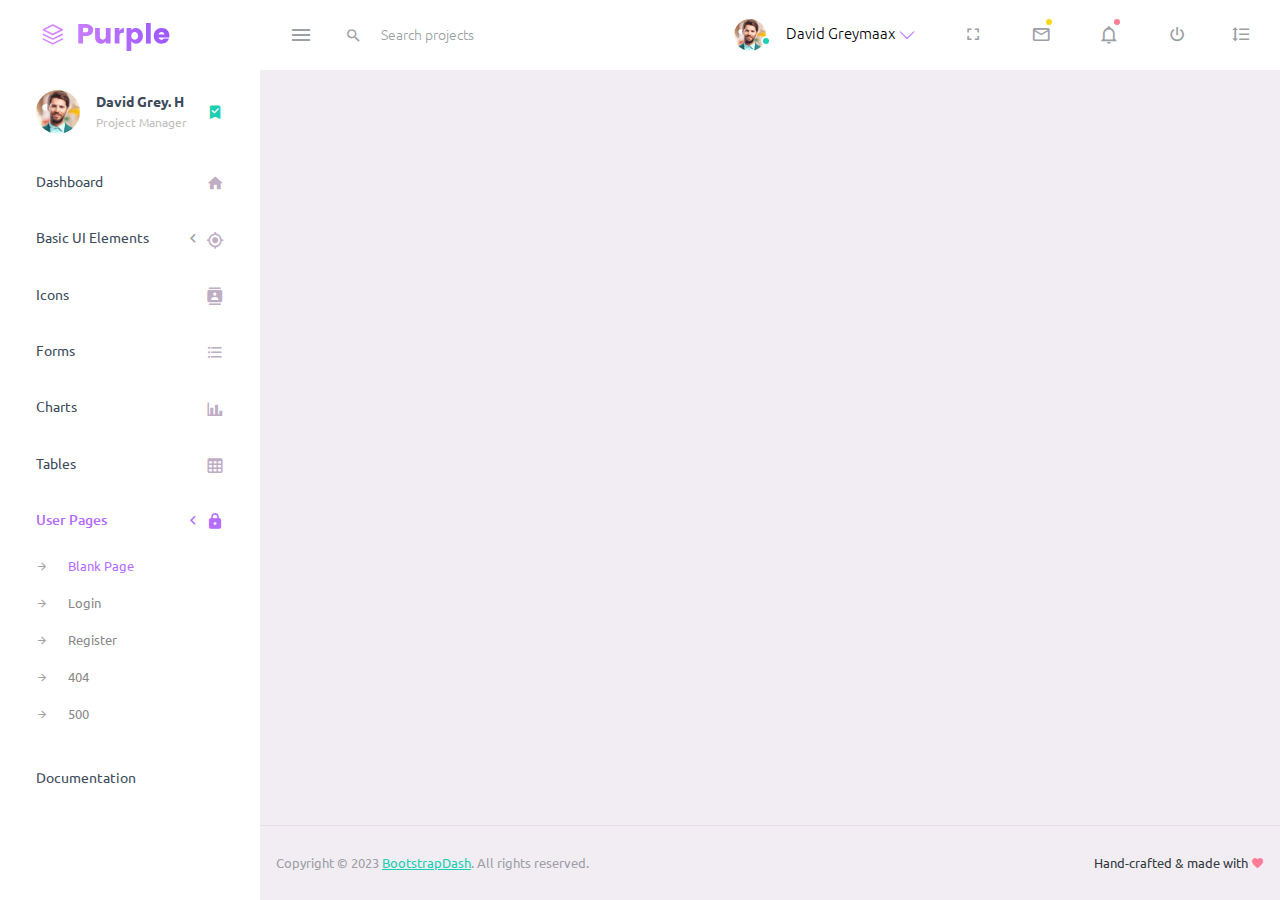
<file: FE/wwwroot/Admin/pages/samples/blank-page.html>
<!DOCTYPE html>
<html lang="en">
  <head>
    <!-- Required meta tags -->
    <meta charset="utf-8">
    <meta name="viewport" content="width=device-width, initial-scale=1, shrink-to-fit=no">
    <title>Purple Admin</title>
    <!-- plugins:css -->
    <link rel="stylesheet" href="../../assets/vendors/mdi/css/materialdesignicons.min.css">
    <link rel="stylesheet" href="../../assets/vendors/ti-icons/css/themify-icons.css">
    <link rel="stylesheet" href="../../assets/vendors/css/vendor.bundle.base.css">
    <link rel="stylesheet" href="../../assets/vendors/font-awesome/css/font-awesome.min.css">
    <!-- endinject -->
    <!-- Plugin css for this page -->
    <!-- End plugin css for this page -->
    <!-- inject:css -->
    <!-- endinject -->
    <!-- Layout styles -->
    <link rel="stylesheet" href="../../assets/css/style.css">
    <!-- End layout styles -->
    <link rel="shortcut icon" href="../../assets/images/favicon.png" />
  </head>
  <body>
    <div class="container-scroller">
      <!-- partial:../../partials/_navbar.html -->
      <nav class="navbar default-layout-navbar col-lg-12 col-12 p-0 fixed-top d-flex flex-row">
        <div class="text-center navbar-brand-wrapper d-flex align-items-center justify-content-start">
          <a class="navbar-brand brand-logo" href="../../index.html"><img src="../../assets/images/logo.svg" alt="logo" /></a>
          <a class="navbar-brand brand-logo-mini" href="../../index.html"><img src="../../assets/images/logo-mini.svg" alt="logo" /></a>
        </div>
        <div class="navbar-menu-wrapper d-flex align-items-stretch">
          <button class="navbar-toggler navbar-toggler align-self-center" type="button" data-toggle="minimize">
            <span class="mdi mdi-menu"></span>
          </button>
          <div class="search-field d-none d-md-block">
            <form class="d-flex align-items-center h-100" action="#">
              <div class="input-group">
                <div class="input-group-prepend bg-transparent">
                  <i class="input-group-text border-0 mdi mdi-magnify"></i>
                </div>
                <input type="text" class="form-control bg-transparent border-0" placeholder="Search projects">
              </div>
            </form>
          </div>
          <ul class="navbar-nav navbar-nav-right">
            <li class="nav-item nav-profile dropdown">
              <a class="nav-link dropdown-toggle" id="profileDropdown" href="#" data-bs-toggle="dropdown" aria-expanded="false">
                <div class="nav-profile-img">
                  <img src="../../assets/images/faces/face1.jpg" alt="image">
                  <span class="availability-status online"></span>
                </div>
                <div class="nav-profile-text">
                  <p class="mb-1 text-black">David Greymaax</p>
                </div>
              </a>
              <div class="dropdown-menu navbar-dropdown" aria-labelledby="profileDropdown">
                <a class="dropdown-item" href="#">
                  <i class="mdi mdi-cached me-2 text-success"></i> Activity Log </a>
                <div class="dropdown-divider"></div>
                <a class="dropdown-item" href="#">
                  <i class="mdi mdi-logout me-2 text-primary"></i> Signout </a>
              </div>
            </li>
            <li class="nav-item d-none d-lg-block full-screen-link">
              <a class="nav-link">
                <i class="mdi mdi-fullscreen" id="fullscreen-button"></i>
              </a>
            </li>
            <li class="nav-item dropdown">
              <a class="nav-link count-indicator dropdown-toggle" id="messageDropdown" href="#" data-bs-toggle="dropdown" aria-expanded="false">
                <i class="mdi mdi-email-outline"></i>
                <span class="count-symbol bg-warning"></span>
              </a>
              <div class="dropdown-menu dropdown-menu-end navbar-dropdown preview-list" aria-labelledby="messageDropdown">
                <h6 class="p-3 mb-0">Messages</h6>
                <div class="dropdown-divider"></div>
                <a class="dropdown-item preview-item">
                  <div class="preview-thumbnail">
                    <img src="../../assets/images/faces/face4.jpg" alt="image" class="profile-pic">
                  </div>
                  <div class="preview-item-content d-flex align-items-start flex-column justify-content-center">
                    <h6 class="preview-subject ellipsis mb-1 font-weight-normal">Mark send you a message</h6>
                    <p class="text-gray mb-0"> 1 Minutes ago </p>
                  </div>
                </a>
                <div class="dropdown-divider"></div>
                <a class="dropdown-item preview-item">
                  <div class="preview-thumbnail">
                    <img src="../../assets/images/faces/face2.jpg" alt="image" class="profile-pic">
                  </div>
                  <div class="preview-item-content d-flex align-items-start flex-column justify-content-center">
                    <h6 class="preview-subject ellipsis mb-1 font-weight-normal">Cregh send you a message</h6>
                    <p class="text-gray mb-0"> 15 Minutes ago </p>
                  </div>
                </a>
                <div class="dropdown-divider"></div>
                <a class="dropdown-item preview-item">
                  <div class="preview-thumbnail">
                    <img src="../../assets/images/faces/face3.jpg" alt="image" class="profile-pic">
                  </div>
                  <div class="preview-item-content d-flex align-items-start flex-column justify-content-center">
                    <h6 class="preview-subject ellipsis mb-1 font-weight-normal">Profile picture updated</h6>
                    <p class="text-gray mb-0"> 18 Minutes ago </p>
                  </div>
                </a>
                <div class="dropdown-divider"></div>
                <h6 class="p-3 mb-0 text-center">4 new messages</h6>
              </div>
            </li>
            <li class="nav-item dropdown">
              <a class="nav-link count-indicator dropdown-toggle" id="notificationDropdown" href="#" data-bs-toggle="dropdown">
                <i class="mdi mdi-bell-outline"></i>
                <span class="count-symbol bg-danger"></span>
              </a>
              <div class="dropdown-menu dropdown-menu-end navbar-dropdown preview-list" aria-labelledby="notificationDropdown">
                <h6 class="p-3 mb-0">Notifications</h6>
                <div class="dropdown-divider"></div>
                <a class="dropdown-item preview-item">
                  <div class="preview-thumbnail">
                    <div class="preview-icon bg-success">
                      <i class="mdi mdi-calendar"></i>
                    </div>
                  </div>
                  <div class="preview-item-content d-flex align-items-start flex-column justify-content-center">
                    <h6 class="preview-subject font-weight-normal mb-1">Event today</h6>
                    <p class="text-gray ellipsis mb-0"> Just a reminder that you have an event today </p>
                  </div>
                </a>
                <div class="dropdown-divider"></div>
                <a class="dropdown-item preview-item">
                  <div class="preview-thumbnail">
                    <div class="preview-icon bg-warning">
                      <i class="mdi mdi-cog"></i>
                    </div>
                  </div>
                  <div class="preview-item-content d-flex align-items-start flex-column justify-content-center">
                    <h6 class="preview-subject font-weight-normal mb-1">Settings</h6>
                    <p class="text-gray ellipsis mb-0"> Update dashboard </p>
                  </div>
                </a>
                <div class="dropdown-divider"></div>
                <a class="dropdown-item preview-item">
                  <div class="preview-thumbnail">
                    <div class="preview-icon bg-info">
                      <i class="mdi mdi-link-variant"></i>
                    </div>
                  </div>
                  <div class="preview-item-content d-flex align-items-start flex-column justify-content-center">
                    <h6 class="preview-subject font-weight-normal mb-1">Launch Admin</h6>
                    <p class="text-gray ellipsis mb-0"> New admin wow! </p>
                  </div>
                </a>
                <div class="dropdown-divider"></div>
                <h6 class="p-3 mb-0 text-center">See all notifications</h6>
              </div>
            </li>
            <li class="nav-item nav-logout d-none d-lg-block">
              <a class="nav-link" href="#">
                <i class="mdi mdi-power"></i>
              </a>
            </li>
            <li class="nav-item nav-settings d-none d-lg-block">
              <a class="nav-link" href="#">
                <i class="mdi mdi-format-line-spacing"></i>
              </a>
            </li>
          </ul>
          <button class="navbar-toggler navbar-toggler-right d-lg-none align-self-center" type="button" data-toggle="offcanvas">
            <span class="mdi mdi-menu"></span>
          </button>
        </div>
      </nav>
      <!-- partial -->
      <div class="container-fluid page-body-wrapper">
        <!-- partial:../../partials/_sidebar.html -->
        <nav class="sidebar sidebar-offcanvas" id="sidebar">
          <ul class="nav">
            <li class="nav-item nav-profile">
              <a href="#" class="nav-link">
                <div class="nav-profile-image">
                  <img src="../../assets/images/faces/face1.jpg" alt="profile" />
                  <span class="login-status online"></span>
                  <!--change to offline or busy as needed-->
                </div>
                <div class="nav-profile-text d-flex flex-column">
                  <span class="font-weight-bold mb-2">David Grey. H</span>
                  <span class="text-secondary text-small">Project Manager</span>
                </div>
                <i class="mdi mdi-bookmark-check text-success nav-profile-badge"></i>
              </a>
            </li>
            <li class="nav-item">
              <a class="nav-link" href="../../index.html">
                <span class="menu-title">Dashboard</span>
                <i class="mdi mdi-home menu-icon"></i>
              </a>
            </li>
            <li class="nav-item">
              <a class="nav-link" data-bs-toggle="collapse" href="#ui-basic" aria-expanded="false" aria-controls="ui-basic">
                <span class="menu-title">Basic UI Elements</span>
                <i class="menu-arrow"></i>
                <i class="mdi mdi-crosshairs-gps menu-icon"></i>
              </a>
              <div class="collapse" id="ui-basic">
                <ul class="nav flex-column sub-menu">
                  <li class="nav-item">
                    <a class="nav-link" href="../../pages/ui-features/buttons.html">Buttons</a>
                  </li>
                  <li class="nav-item">
                    <a class="nav-link" href="../../pages/ui-features/dropdowns.html">Dropdowns</a>
                  </li>
                  <li class="nav-item">
                    <a class="nav-link" href="../../pages/ui-features/typography.html">Typography</a>
                  </li>
                </ul>
              </div>
            </li>
            <li class="nav-item">
              <a class="nav-link" data-bs-toggle="collapse" href="#icons" aria-expanded="false" aria-controls="icons">
                <span class="menu-title">Icons</span>
                <i class="mdi mdi-contacts menu-icon"></i>
              </a>
              <div class="collapse" id="icons">
                <ul class="nav flex-column sub-menu">
                  <li class="nav-item">
                    <a class="nav-link" href="../../pages/icons/font-awesome.html">Font Awesome</a>
                  </li>
                </ul>
              </div>
            </li>
            <li class="nav-item">
              <a class="nav-link" data-bs-toggle="collapse" href="#forms" aria-expanded="false" aria-controls="forms">
                <span class="menu-title">Forms</span>
                <i class="mdi mdi-format-list-bulleted menu-icon"></i>
              </a>
              <div class="collapse" id="forms">
                <ul class="nav flex-column sub-menu">
                  <li class="nav-item">
                    <a class="nav-link" href="../../pages/forms/basic_elements.html">Form Elements</a>
                  </li>
                </ul>
              </div>
            </li>
            <li class="nav-item">
              <a class="nav-link" data-bs-toggle="collapse" href="#charts" aria-expanded="false" aria-controls="charts">
                <span class="menu-title">Charts</span>
                <i class="mdi mdi-chart-bar menu-icon"></i>
              </a>
              <div class="collapse" id="charts">
                <ul class="nav flex-column sub-menu">
                  <li class="nav-item">
                    <a class="nav-link" href="../../pages/charts/chartjs.html">ChartJs</a>
                  </li>
                </ul>
              </div>
            </li>
            <li class="nav-item">
              <a class="nav-link" data-bs-toggle="collapse" href="#tables" aria-expanded="false" aria-controls="tables">
                <span class="menu-title">Tables</span>
                <i class="mdi mdi-table-large menu-icon"></i>
              </a>
              <div class="collapse" id="tables">
                <ul class="nav flex-column sub-menu">
                  <li class="nav-item">
                    <a class="nav-link" href="../../pages/tables/basic-table.html">Basic table</a>
                  </li>
                </ul>
              </div>
            </li>
            <li class="nav-item">
              <a class="nav-link" data-bs-toggle="collapse" href="#auth" aria-expanded="false" aria-controls="auth">
                <span class="menu-title">User Pages</span>
                <i class="menu-arrow"></i>
                <i class="mdi mdi-lock menu-icon"></i>
              </a>
              <div class="collapse" id="auth">
                <ul class="nav flex-column sub-menu">
                  <li class="nav-item">
                    <a class="nav-link" href="../../pages/samples/blank-page.html"> Blank Page </a>
                  </li>
                  <li class="nav-item">
                    <a class="nav-link" href="../../pages/samples/login.html"> Login </a>
                  </li>
                  <li class="nav-item">
                    <a class="nav-link" href="../../pages/samples/register.html"> Register </a>
                  </li>
                  <li class="nav-item">
                    <a class="nav-link" href="../../pages/samples/error-404.html"> 404 </a>
                  </li>
                  <li class="nav-item">
                    <a class="nav-link" href="../../pages/samples/error-500.html"> 500 </a>
                  </li>
                </ul>
              </div>
            </li>
            <li class="nav-item">
              <a class="nav-link" href="../../docs/documentation.html" target="_blank">
                <span class="menu-title">Documentation</span>
                <i class="mdi mdi-file-document-box menu-icon"></i>
              </a>
            </li>
          </ul>
        </nav>
        <!-- partial -->
        <div class="main-panel">
          <div class="content-wrapper">
          </div>
          <!-- content-wrapper ends -->
          <!-- partial:../../partials/_footer.html -->
          <footer class="footer">
            <div class="d-sm-flex justify-content-center justify-content-sm-between">
              <span class="text-muted text-center text-sm-left d-block d-sm-inline-block">Copyright © 2023 <a href="https://www.bootstrapdash.com/" target="_blank">BootstrapDash</a>. All rights reserved.</span>
              <span class="float-none float-sm-right d-block mt-1 mt-sm-0 text-center">Hand-crafted & made with <i class="mdi mdi-heart text-danger"></i></span>
            </div>
          </footer>
          <!-- partial -->
        </div>
        <!-- main-panel ends -->
      </div>
      <!-- page-body-wrapper ends -->
    </div>
    <!-- container-scroller -->
    <!-- plugins:js -->
    <script src="../../assets/vendors/js/vendor.bundle.base.js"></script>
    <!-- endinject -->
    <!-- Plugin js for this page -->
    <!-- End plugin js for this page -->
    <!-- inject:js -->
    <script src="../../assets/js/off-canvas.js"></script>
    <script src="../../assets/js/misc.js"></script>
    <script src="../../assets/js/settings.js"></script>
    <script src="../../assets/js/todolist.js"></script>
    <script src="../../assets/js/jquery.cookie.js"></script>
    <!-- endinject -->
    <!-- Custom js for this page -->
    <!-- End custom js for this page -->
  </body>
</html>
</file>
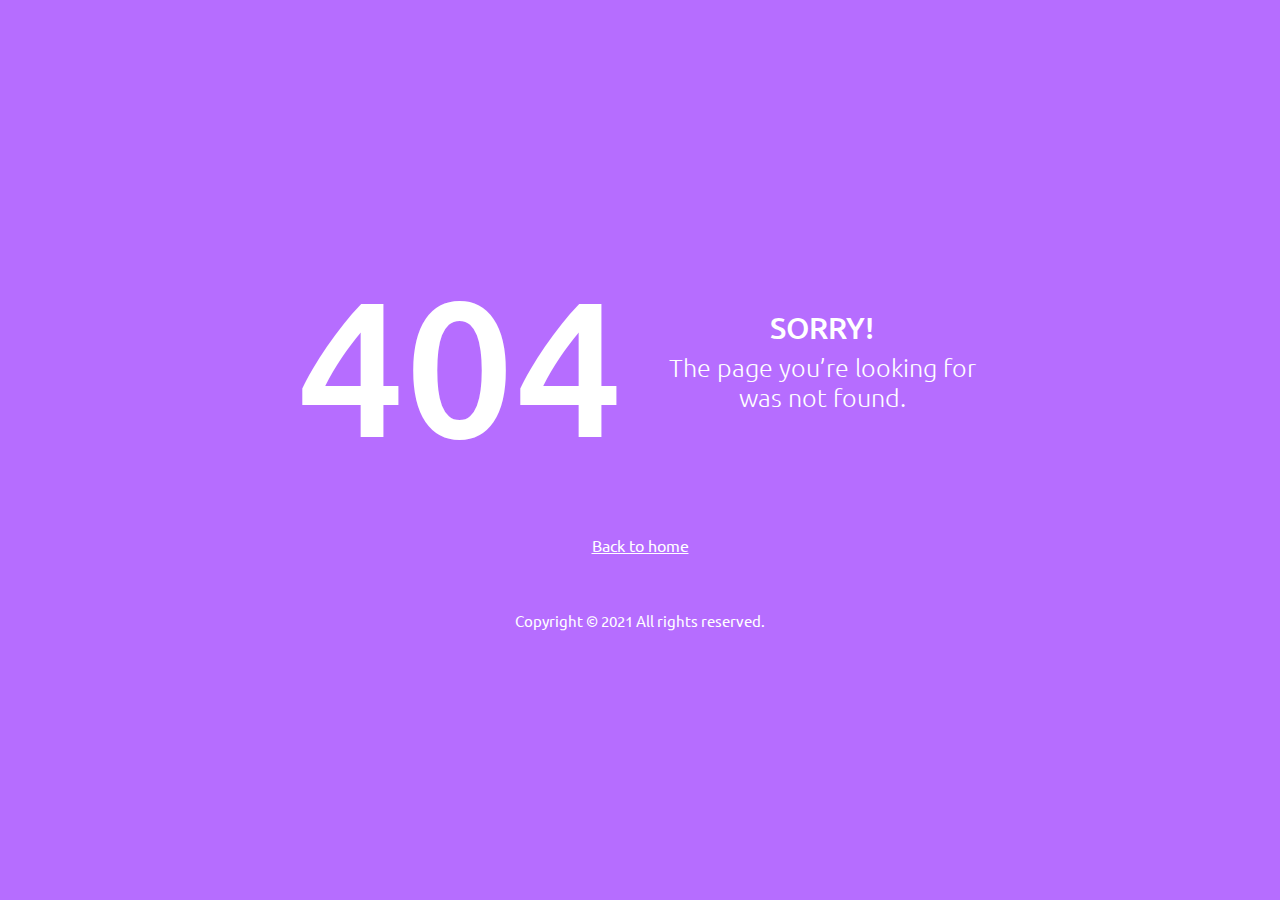
<file: FE/wwwroot/Admin/pages/samples/error-404.html>
<!DOCTYPE html>
<html lang="en">
  <head>
    <!-- Required meta tags -->
    <meta charset="utf-8">
    <meta name="viewport" content="width=device-width, initial-scale=1, shrink-to-fit=no">
    <title>Purple Admin</title>
    <!-- plugins:css -->
    <link rel="stylesheet" href="../../assets/vendors/mdi/css/materialdesignicons.min.css">
    <link rel="stylesheet" href="../../assets/vendors/ti-icons/css/themify-icons.css">
    <link rel="stylesheet" href="../../assets/vendors/css/vendor.bundle.base.css">
    <link rel="stylesheet" href="../../assets/vendors/font-awesome/css/font-awesome.min.css">
    <!-- endinject -->
    <!-- Plugin css for this page -->
    <!-- End Plugin css for this page -->
    <!-- inject:css -->
    <!-- endinject -->
    <!-- Layout styles -->
    <link rel="stylesheet" href="../../assets/css/style.css">
    <!-- End layout styles -->
    <link rel="shortcut icon" href="../../assets/images/favicon.png" />
  </head>
  <body>
    <div class="container-scroller">
      <div class="container-fluid page-body-wrapper full-page-wrapper">
        <div class="content-wrapper d-flex align-items-center text-center error-page bg-primary">
          <div class="row flex-grow">
            <div class="col-lg-7 mx-auto text-white">
              <div class="row align-items-center d-flex flex-row">
                <div class="col-lg-6 text-lg-right pr-lg-4">
                  <h1 class="display-1 mb-0">404</h1>
                </div>
                <div class="col-lg-6 error-page-divider text-lg-left pl-lg-4">
                  <h2>SORRY!</h2>
                  <h3 class="font-weight-light">The page you’re looking for was not found.</h3>
                </div>
              </div>
              <div class="row mt-5">
                <div class="col-12 text-center mt-xl-2">
                  <a class="text-white font-weight-medium" href="../../index.html">Back to home</a>
                </div>
              </div>
              <div class="row mt-5">
                <div class="col-12 mt-xl-2">
                  <p class="text-white font-weight-medium text-center">Copyright &copy; 2021 All rights reserved.</p>
                </div>
              </div>
            </div>
          </div>
        </div>
        <!-- content-wrapper ends -->
      </div>
      <!-- page-body-wrapper ends -->
    </div>
    <!-- container-scroller -->
    <!-- plugins:js -->
    <script src="../../assets/vendors/js/vendor.bundle.base.js"></script>
    <!-- endinject -->
    <!-- Plugin js for this page -->
    <!-- End plugin js for this page -->
    <!-- inject:js -->
    <script src="../../assets/js/off-canvas.js"></script>
    <script src="../../assets/js/misc.js"></script>
    <script src="../../assets/js/settings.js"></script>
    <script src="../../assets/js/todolist.js"></script>
    <script src="../../assets/js/jquery.cookie.js"></script>
    <!-- endinject -->
  </body>
</html>
</file>
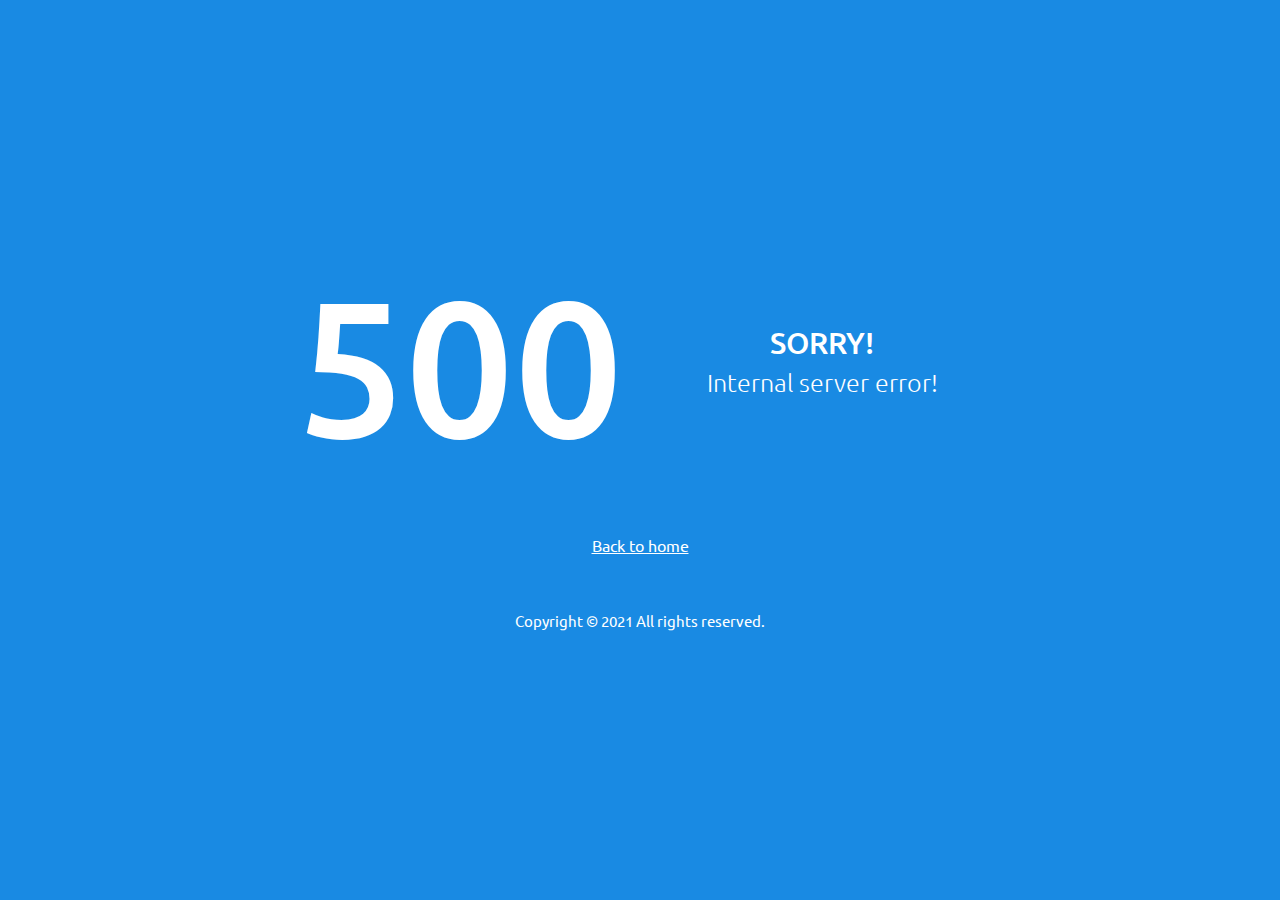
<file: FE/wwwroot/Admin/pages/samples/error-500.html>
<!DOCTYPE html>
<html lang="en">
  <head>
    <!-- Required meta tags -->
    <meta charset="utf-8">
    <meta name="viewport" content="width=device-width, initial-scale=1, shrink-to-fit=no">
    <title>Purple Admin</title>
    <!-- plugins:css -->
    <link rel="stylesheet" href="../../assets/vendors/mdi/css/materialdesignicons.min.css">
    <link rel="stylesheet" href="../../assets/vendors/ti-icons/css/themify-icons.css">
    <link rel="stylesheet" href="../../assets/vendors/css/vendor.bundle.base.css">
    <link rel="stylesheet" href="../../assets/vendors/font-awesome/css/font-awesome.min.css">
    <!-- endinject -->
    <!-- Plugin css for this page -->
    <!-- End Plugin css for this page -->
    <!-- inject:css -->
    <!-- endinject -->
    <!-- Layout styles -->
    <link rel="stylesheet" href="../../assets/css/style.css">
    <!-- End layout styles -->
    <link rel="shortcut icon" href="../../assets/images/favicon.png" />
  </head>
  <body>
    <div class="container-scroller">
      <div class="container-fluid page-body-wrapper full-page-wrapper">
        <div class="content-wrapper d-flex align-items-center text-center error-page bg-info">
          <div class="row flex-grow">
            <div class="col-lg-7 mx-auto text-white">
              <div class="row align-items-center d-flex flex-row">
                <div class="col-lg-6 text-lg-right pr-lg-4">
                  <h1 class="display-1 mb-0">500</h1>
                </div>
                <div class="col-lg-6 error-page-divider text-lg-left pl-lg-4">
                  <h2>SORRY!</h2>
                  <h3 class="font-weight-light">Internal server error!</h3>
                </div>
              </div>
              <div class="row mt-5">
                <div class="col-12 text-center mt-xl-2">
                  <a class="text-white font-weight-medium" href="../../index.html">Back to home</a>
                </div>
              </div>
              <div class="row mt-5">
                <div class="col-12 mt-xl-2">
                  <p class="text-white font-weight-medium text-center">Copyright &copy; 2021 All rights reserved.</p>
                </div>
              </div>
            </div>
          </div>
        </div>
        <!-- content-wrapper ends -->
      </div>
      <!-- page-body-wrapper ends -->
    </div>
    <!-- container-scroller -->
    <!-- plugins:js -->
    <script src="../../assets/vendors/js/vendor.bundle.base.js"></script>
    <!-- endinject -->
    <!-- Plugin js for this page -->
    <!-- End plugin js for this page -->
    <!-- inject:js -->
    <script src="../../assets/js/off-canvas.js"></script>
    <script src="../../assets/js/misc.js"></script>
    <script src="../../assets/js/settings.js"></script>
    <script src="../../assets/js/todolist.js"></script>
    <script src="../../assets/js/jquery.cookie.js"></script>
    <!-- endinject -->
  </body>
</html>
</file>
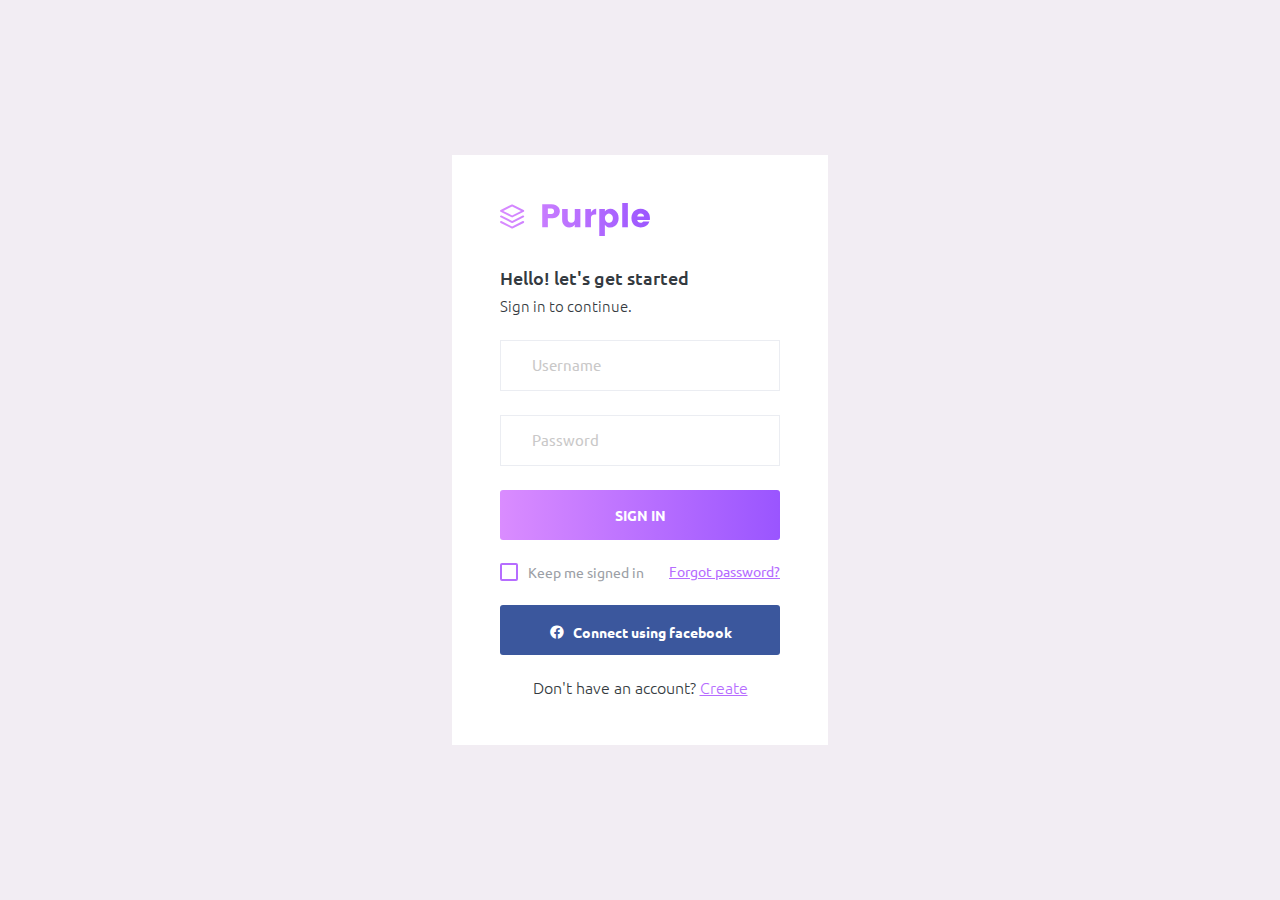
<file: FE/wwwroot/Admin/pages/samples/login.html>
<!DOCTYPE html>
<html lang="en">
  <head>
    <!-- Required meta tags -->
    <meta charset="utf-8">
    <meta name="viewport" content="width=device-width, initial-scale=1, shrink-to-fit=no">
    <title>Purple Admin</title>
    <!-- plugins:css -->
    <link rel="stylesheet" href="../../assets/vendors/mdi/css/materialdesignicons.min.css">
    <link rel="stylesheet" href="../../assets/vendors/ti-icons/css/themify-icons.css">
    <link rel="stylesheet" href="../../assets/vendors/css/vendor.bundle.base.css">
    <link rel="stylesheet" href="../../assets/vendors/font-awesome/css/font-awesome.min.css">
    <!-- endinject -->
    <!-- Plugin css for this page -->
    <!-- End plugin css for this page -->
    <!-- inject:css -->
    <!-- endinject -->
    <!-- Layout styles -->
    <link rel="stylesheet" href="../../assets/css/style.css">
    <!-- End layout styles -->
    <link rel="shortcut icon" href="../../assets/images/favicon.png" />
  </head>
  <body>
    <div class="container-scroller">
      <div class="container-fluid page-body-wrapper full-page-wrapper">
        <div class="content-wrapper d-flex align-items-center auth">
          <div class="row flex-grow">
            <div class="col-lg-4 mx-auto">
              <div class="auth-form-light text-left p-5">
                <div class="brand-logo">
                  <img src="../../assets/images/logo.svg">
                </div>
                <h4>Hello! let's get started</h4>
                <h6 class="font-weight-light">Sign in to continue.</h6>
                <form class="pt-3">
                  <div class="form-group">
                    <input type="email" class="form-control form-control-lg" id="exampleInputEmail1" placeholder="Username">
                  </div>
                  <div class="form-group">
                    <input type="password" class="form-control form-control-lg" id="exampleInputPassword1" placeholder="Password">
                  </div>
                  <div class="mt-3 d-grid gap-2">
                    <a class="btn btn-block btn-gradient-primary btn-lg font-weight-medium auth-form-btn" href="../../index.html">SIGN IN</a>
                  </div>
                  <div class="my-2 d-flex justify-content-between align-items-center">
                    <div class="form-check">
                      <label class="form-check-label text-muted">
                        <input type="checkbox" class="form-check-input"> Keep me signed in </label>
                    </div>
                    <a href="#" class="auth-link text-primary">Forgot password?</a>
                  </div>
                  <div class="mb-2 d-grid gap-2">
                    <button type="button" class="btn btn-block btn-facebook auth-form-btn">
                      <i class="mdi mdi-facebook me-2"></i>Connect using facebook </button>
                  </div>
                  <div class="text-center mt-4 font-weight-light"> Don't have an account? <a href="register.html" class="text-primary">Create</a>
                  </div>
                </form>
              </div>
            </div>
          </div>
        </div>
        <!-- content-wrapper ends -->
      </div>
      <!-- page-body-wrapper ends -->
    </div>
    <!-- container-scroller -->
    <!-- plugins:js -->
    <script src="../../assets/vendors/js/vendor.bundle.base.js"></script>
    <!-- endinject -->
    <!-- Plugin js for this page -->
    <!-- End plugin js for this page -->
    <!-- inject:js -->
    <script src="../../assets/js/off-canvas.js"></script>
    <script src="../../assets/js/misc.js"></script>
    <script src="../../assets/js/settings.js"></script>
    <script src="../../assets/js/todolist.js"></script>
    <script src="../../assets/js/jquery.cookie.js"></script>
    <!-- endinject -->
  </body>
</html>
</file>
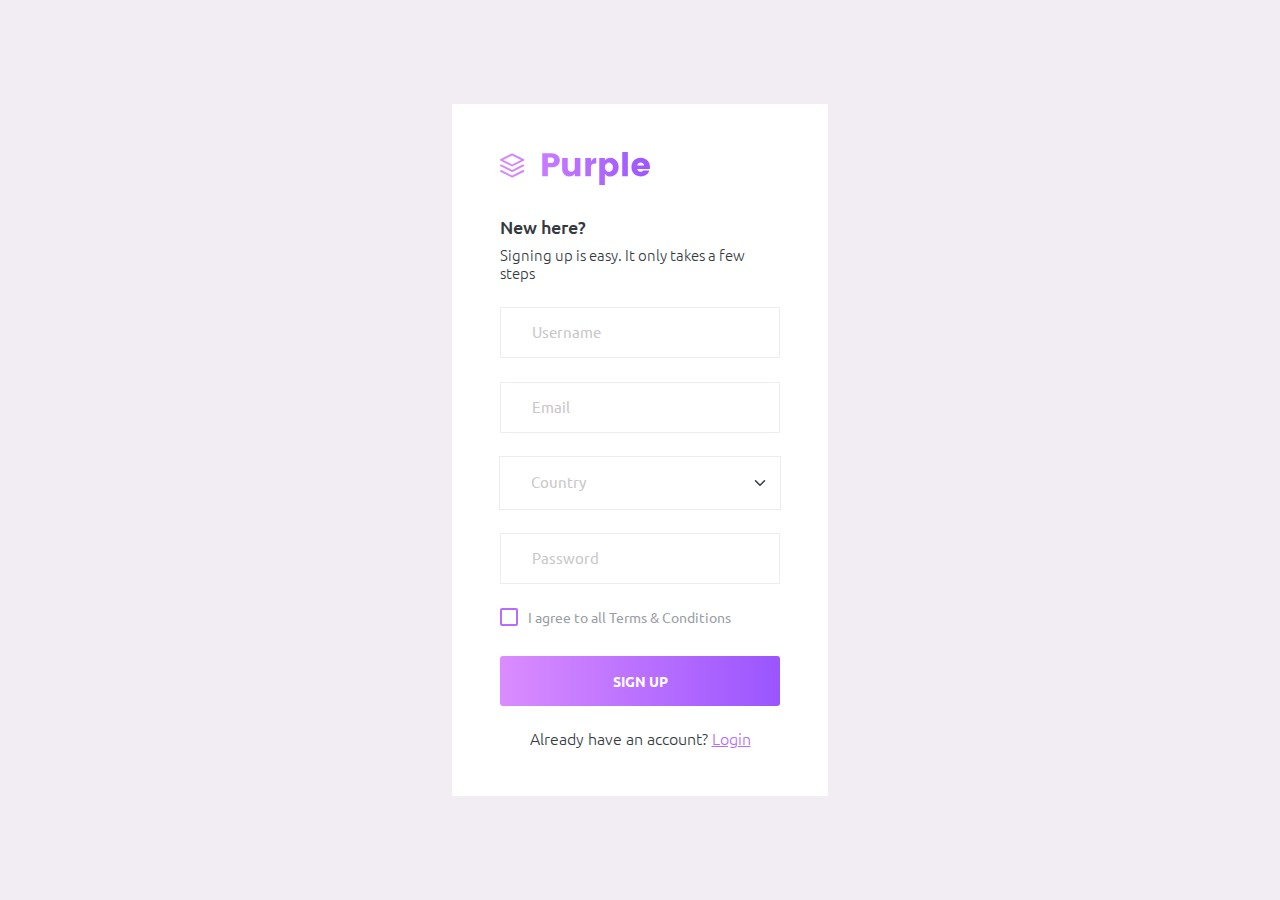
<file: FE/wwwroot/Admin/pages/samples/register.html>
<!DOCTYPE html>
<html lang="en">
  <head>
    <!-- Required meta tags -->
    <meta charset="utf-8">
    <meta name="viewport" content="width=device-width, initial-scale=1, shrink-to-fit=no">
    <title>Purple Admin</title>
    <!-- plugins:css -->
    <link rel="stylesheet" href="../../assets/vendors/mdi/css/materialdesignicons.min.css">
    <link rel="stylesheet" href="../../assets/vendors/ti-icons/css/themify-icons.css">
    <link rel="stylesheet" href="../../assets/vendors/css/vendor.bundle.base.css">
    <link rel="stylesheet" href="../../assets/vendors/font-awesome/css/font-awesome.min.css">
    <!-- endinject -->
    <!-- Plugin css for this page -->
    <!-- End plugin css for this page -->
    <!-- inject:css -->
    <!-- endinject -->
    <!-- Layout styles -->
    <link rel="stylesheet" href="../../assets/css/style.css">
    <!-- End layout styles -->
    <link rel="shortcut icon" href="../../assets/images/favicon.png" />
  </head>
  <body>
    <div class="container-scroller">
      <div class="container-fluid page-body-wrapper full-page-wrapper">
        <div class="content-wrapper d-flex align-items-center auth">
          <div class="row flex-grow">
            <div class="col-lg-4 mx-auto">
              <div class="auth-form-light text-left p-5">
                <div class="brand-logo">
                  <img src="../../assets/images/logo.svg">
                </div>
                <h4>New here?</h4>
                <h6 class="font-weight-light">Signing up is easy. It only takes a few steps</h6>
                <form class="pt-3">
                  <div class="form-group">
                    <input type="text" class="form-control form-control-lg" id="exampleInputUsername1" placeholder="Username">
                  </div>
                  <div class="form-group">
                    <input type="email" class="form-control form-control-lg" id="exampleInputEmail1" placeholder="Email">
                  </div>
                  <div class="form-group">
                    <select class="form-select form-select-lg" id="exampleFormControlSelect2">
                      <option>Country</option>
                      <option>United States of America</option>
                      <option>United Kingdom</option>
                      <option>India</option>
                      <option>Germany</option>
                      <option>Argentina</option>
                    </select>
                  </div>
                  <div class="form-group">
                    <input type="password" class="form-control form-control-lg" id="exampleInputPassword1" placeholder="Password">
                  </div>
                  <div class="mb-4">
                    <div class="form-check">
                      <label class="form-check-label text-muted">
                        <input type="checkbox" class="form-check-input"> I agree to all Terms & Conditions </label>
                    </div>
                  </div>
                  <div class="mt-3 d-grid gap-2">
                    <a class="btn btn-block btn-gradient-primary btn-lg font-weight-medium auth-form-btn" href="../../index.html">SIGN UP</a>
                  </div>
                  <div class="text-center mt-4 font-weight-light"> Already have an account? <a href="login.html" class="text-primary">Login</a>
                  </div>
                </form>
              </div>
            </div>
          </div>
        </div>
        <!-- content-wrapper ends -->
      </div>
      <!-- page-body-wrapper ends -->
    </div>
    <!-- container-scroller -->
    <!-- plugins:js -->
    <script src="../../assets/vendors/js/vendor.bundle.base.js"></script>
    <!-- endinject -->
    <!-- Plugin js for this page -->
    <!-- End plugin js for this page -->
    <!-- inject:js -->
    <script src="../../assets/js/off-canvas.js"></script>
    <script src="../../assets/js/misc.js"></script>
    <script src="../../assets/js/settings.js"></script>
    <script src="../../assets/js/todolist.js"></script>
    <script src="../../assets/js/jquery.cookie.js"></script>
    <!-- endinject -->
  </body>
</html>
</file>
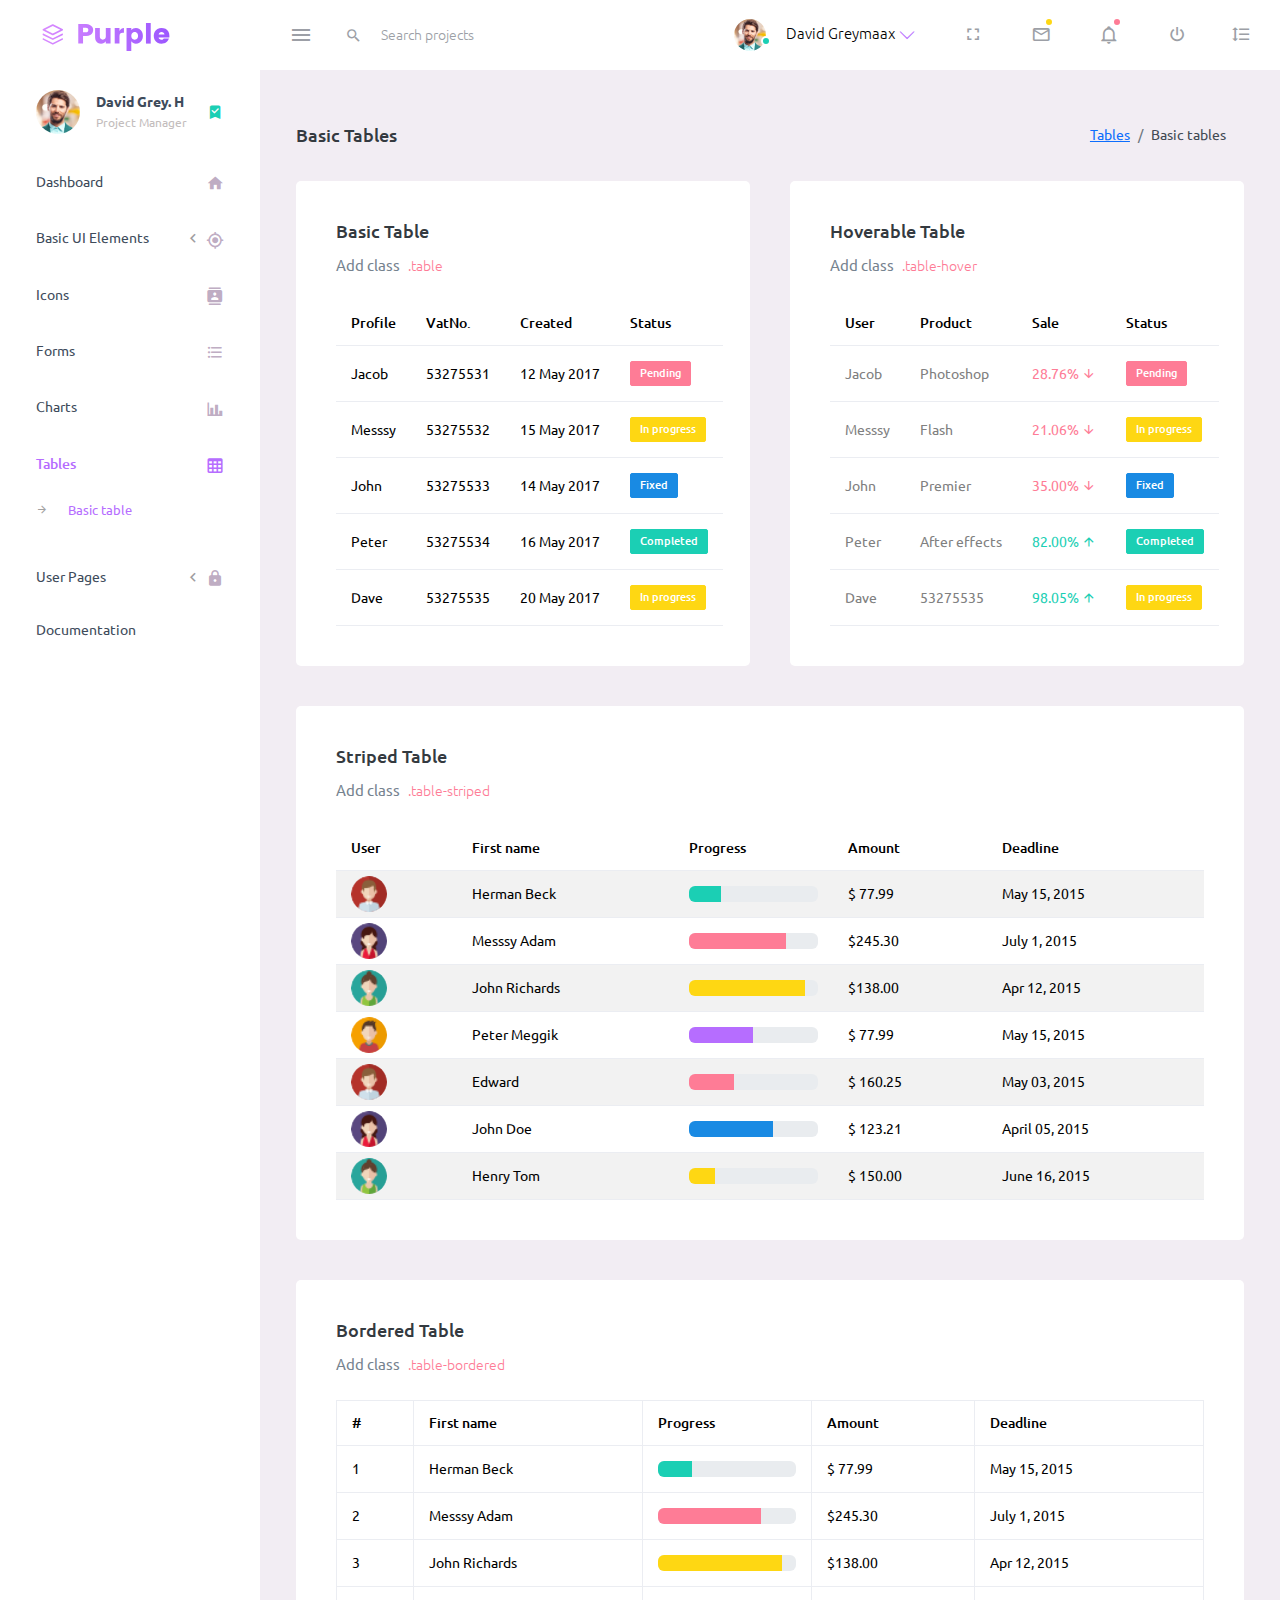
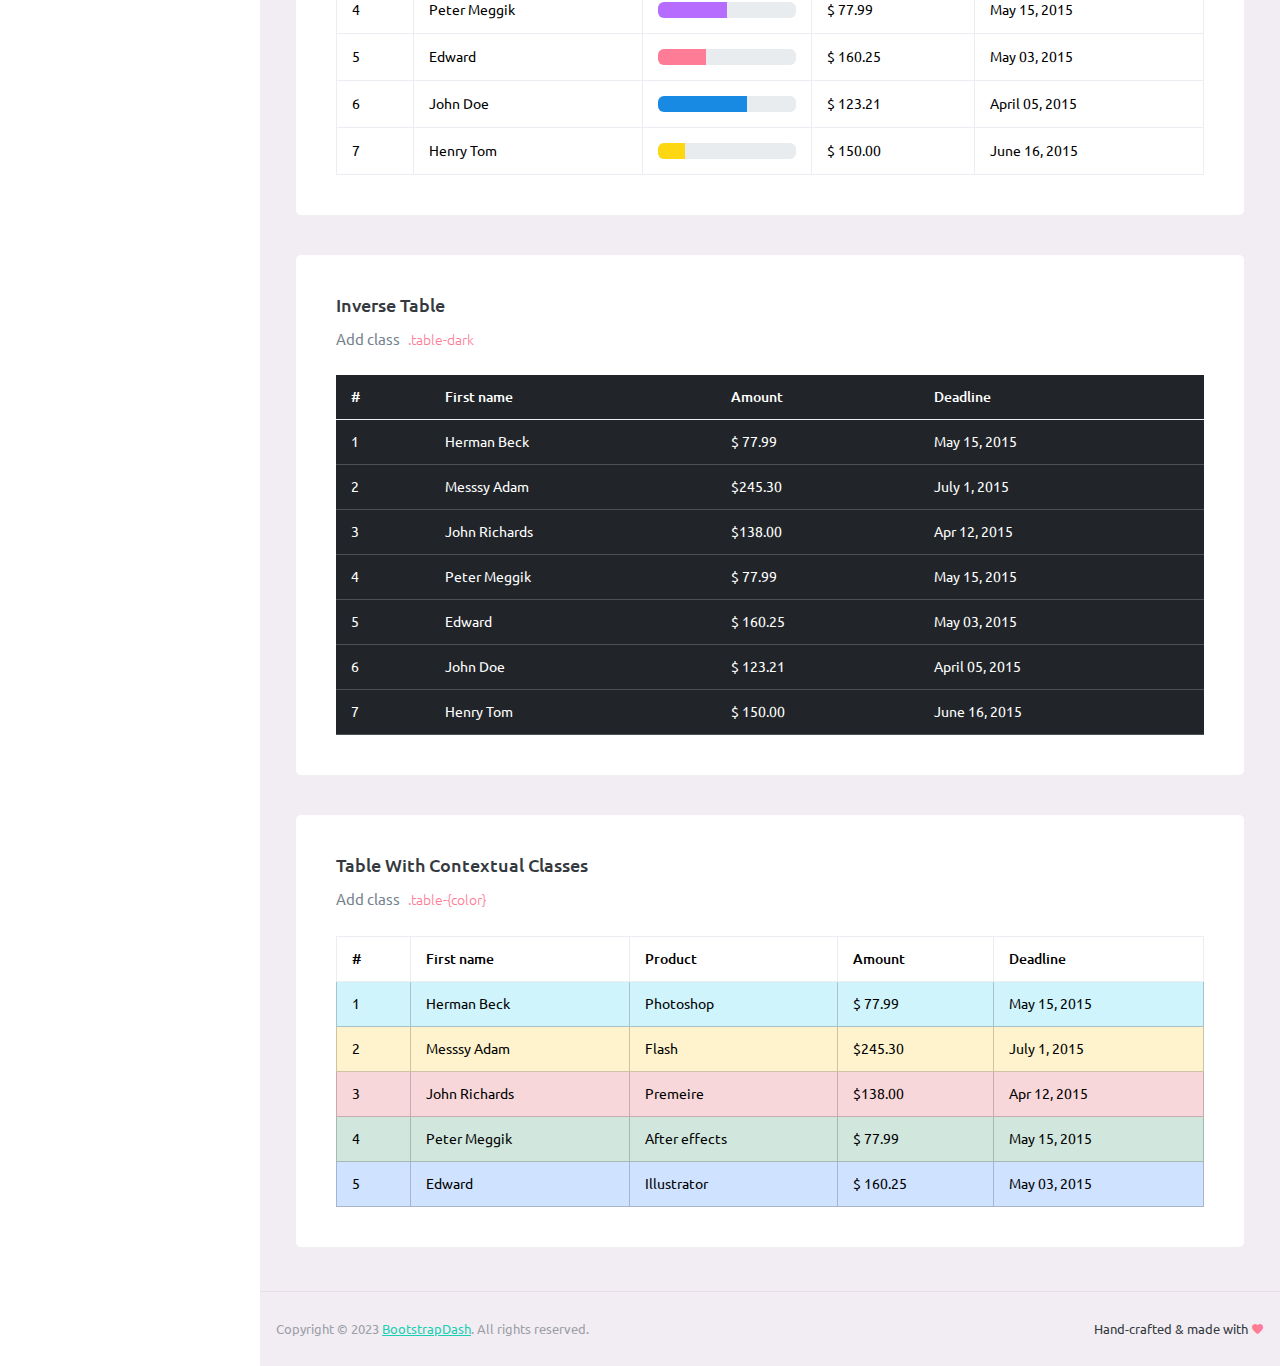
<file: FE/wwwroot/Admin/pages/tables/basic-table.html>
<!DOCTYPE html>
<html lang="en">
  <head>
    <!-- Required meta tags -->
    <meta charset="utf-8">
    <meta name="viewport" content="width=device-width, initial-scale=1, shrink-to-fit=no">
    <title>Purple Admin</title>
    <!-- plugins:css -->
    <link rel="stylesheet" href="../../assets/vendors/mdi/css/materialdesignicons.min.css">
    <link rel="stylesheet" href="../../assets/vendors/ti-icons/css/themify-icons.css">
    <link rel="stylesheet" href="../../assets/vendors/css/vendor.bundle.base.css">
    <link rel="stylesheet" href="../../assets/vendors/font-awesome/css/font-awesome.min.css">
    <!-- endinject -->
    <!-- Plugin css for this page -->
    <!-- End plugin css for this page -->
    <!-- inject:css -->
    <!-- endinject -->
    <!-- Layout styles -->
    <link rel="stylesheet" href="../../assets/css/style.css">
    <!-- End layout styles -->
    <link rel="shortcut icon" href="../../assets/images/favicon.png" />
  </head>
  <body>
    <div class="container-scroller">
      <!-- partial:../../partials/_navbar.html -->
      <nav class="navbar default-layout-navbar col-lg-12 col-12 p-0 fixed-top d-flex flex-row">
        <div class="text-center navbar-brand-wrapper d-flex align-items-center justify-content-start">
          <a class="navbar-brand brand-logo" href="../../index.html"><img src="../../assets/images/logo.svg" alt="logo" /></a>
          <a class="navbar-brand brand-logo-mini" href="../../index.html"><img src="../../assets/images/logo-mini.svg" alt="logo" /></a>
        </div>
        <div class="navbar-menu-wrapper d-flex align-items-stretch">
          <button class="navbar-toggler navbar-toggler align-self-center" type="button" data-toggle="minimize">
            <span class="mdi mdi-menu"></span>
          </button>
          <div class="search-field d-none d-md-block">
            <form class="d-flex align-items-center h-100" action="#">
              <div class="input-group">
                <div class="input-group-prepend bg-transparent">
                  <i class="input-group-text border-0 mdi mdi-magnify"></i>
                </div>
                <input type="text" class="form-control bg-transparent border-0" placeholder="Search projects">
              </div>
            </form>
          </div>
          <ul class="navbar-nav navbar-nav-right">
            <li class="nav-item nav-profile dropdown">
              <a class="nav-link dropdown-toggle" id="profileDropdown" href="#" data-bs-toggle="dropdown" aria-expanded="false">
                <div class="nav-profile-img">
                  <img src="../../assets/images/faces/face1.jpg" alt="image">
                  <span class="availability-status online"></span>
                </div>
                <div class="nav-profile-text">
                  <p class="mb-1 text-black">David Greymaax</p>
                </div>
              </a>
              <div class="dropdown-menu navbar-dropdown" aria-labelledby="profileDropdown">
                <a class="dropdown-item" href="#">
                  <i class="mdi mdi-cached me-2 text-success"></i> Activity Log </a>
                <div class="dropdown-divider"></div>
                <a class="dropdown-item" href="#">
                  <i class="mdi mdi-logout me-2 text-primary"></i> Signout </a>
              </div>
            </li>
            <li class="nav-item d-none d-lg-block full-screen-link">
              <a class="nav-link">
                <i class="mdi mdi-fullscreen" id="fullscreen-button"></i>
              </a>
            </li>
            <li class="nav-item dropdown">
              <a class="nav-link count-indicator dropdown-toggle" id="messageDropdown" href="#" data-bs-toggle="dropdown" aria-expanded="false">
                <i class="mdi mdi-email-outline"></i>
                <span class="count-symbol bg-warning"></span>
              </a>
              <div class="dropdown-menu dropdown-menu-end navbar-dropdown preview-list" aria-labelledby="messageDropdown">
                <h6 class="p-3 mb-0">Messages</h6>
                <div class="dropdown-divider"></div>
                <a class="dropdown-item preview-item">
                  <div class="preview-thumbnail">
                    <img src="../../assets/images/faces/face4.jpg" alt="image" class="profile-pic">
                  </div>
                  <div class="preview-item-content d-flex align-items-start flex-column justify-content-center">
                    <h6 class="preview-subject ellipsis mb-1 font-weight-normal">Mark send you a message</h6>
                    <p class="text-gray mb-0"> 1 Minutes ago </p>
                  </div>
                </a>
                <div class="dropdown-divider"></div>
                <a class="dropdown-item preview-item">
                  <div class="preview-thumbnail">
                    <img src="../../assets/images/faces/face2.jpg" alt="image" class="profile-pic">
                  </div>
                  <div class="preview-item-content d-flex align-items-start flex-column justify-content-center">
                    <h6 class="preview-subject ellipsis mb-1 font-weight-normal">Cregh send you a message</h6>
                    <p class="text-gray mb-0"> 15 Minutes ago </p>
                  </div>
                </a>
                <div class="dropdown-divider"></div>
                <a class="dropdown-item preview-item">
                  <div class="preview-thumbnail">
                    <img src="../../assets/images/faces/face3.jpg" alt="image" class="profile-pic">
                  </div>
                  <div class="preview-item-content d-flex align-items-start flex-column justify-content-center">
                    <h6 class="preview-subject ellipsis mb-1 font-weight-normal">Profile picture updated</h6>
                    <p class="text-gray mb-0"> 18 Minutes ago </p>
                  </div>
                </a>
                <div class="dropdown-divider"></div>
                <h6 class="p-3 mb-0 text-center">4 new messages</h6>
              </div>
            </li>
            <li class="nav-item dropdown">
              <a class="nav-link count-indicator dropdown-toggle" id="notificationDropdown" href="#" data-bs-toggle="dropdown">
                <i class="mdi mdi-bell-outline"></i>
                <span class="count-symbol bg-danger"></span>
              </a>
              <div class="dropdown-menu dropdown-menu-end navbar-dropdown preview-list" aria-labelledby="notificationDropdown">
                <h6 class="p-3 mb-0">Notifications</h6>
                <div class="dropdown-divider"></div>
                <a class="dropdown-item preview-item">
                  <div class="preview-thumbnail">
                    <div class="preview-icon bg-success">
                      <i class="mdi mdi-calendar"></i>
                    </div>
                  </div>
                  <div class="preview-item-content d-flex align-items-start flex-column justify-content-center">
                    <h6 class="preview-subject font-weight-normal mb-1">Event today</h6>
                    <p class="text-gray ellipsis mb-0"> Just a reminder that you have an event today </p>
                  </div>
                </a>
                <div class="dropdown-divider"></div>
                <a class="dropdown-item preview-item">
                  <div class="preview-thumbnail">
                    <div class="preview-icon bg-warning">
                      <i class="mdi mdi-cog"></i>
                    </div>
                  </div>
                  <div class="preview-item-content d-flex align-items-start flex-column justify-content-center">
                    <h6 class="preview-subject font-weight-normal mb-1">Settings</h6>
                    <p class="text-gray ellipsis mb-0"> Update dashboard </p>
                  </div>
                </a>
                <div class="dropdown-divider"></div>
                <a class="dropdown-item preview-item">
                  <div class="preview-thumbnail">
                    <div class="preview-icon bg-info">
                      <i class="mdi mdi-link-variant"></i>
                    </div>
                  </div>
                  <div class="preview-item-content d-flex align-items-start flex-column justify-content-center">
                    <h6 class="preview-subject font-weight-normal mb-1">Launch Admin</h6>
                    <p class="text-gray ellipsis mb-0"> New admin wow! </p>
                  </div>
                </a>
                <div class="dropdown-divider"></div>
                <h6 class="p-3 mb-0 text-center">See all notifications</h6>
              </div>
            </li>
            <li class="nav-item nav-logout d-none d-lg-block">
              <a class="nav-link" href="#">
                <i class="mdi mdi-power"></i>
              </a>
            </li>
            <li class="nav-item nav-settings d-none d-lg-block">
              <a class="nav-link" href="#">
                <i class="mdi mdi-format-line-spacing"></i>
              </a>
            </li>
          </ul>
          <button class="navbar-toggler navbar-toggler-right d-lg-none align-self-center" type="button" data-toggle="offcanvas">
            <span class="mdi mdi-menu"></span>
          </button>
        </div>
      </nav>
      <!-- partial -->
      <div class="container-fluid page-body-wrapper">
        <!-- partial:../../partials/_sidebar.html -->
        <nav class="sidebar sidebar-offcanvas" id="sidebar">
          <ul class="nav">
            <li class="nav-item nav-profile">
              <a href="#" class="nav-link">
                <div class="nav-profile-image">
                  <img src="../../assets/images/faces/face1.jpg" alt="profile" />
                  <span class="login-status online"></span>
                  <!--change to offline or busy as needed-->
                </div>
                <div class="nav-profile-text d-flex flex-column">
                  <span class="font-weight-bold mb-2">David Grey. H</span>
                  <span class="text-secondary text-small">Project Manager</span>
                </div>
                <i class="mdi mdi-bookmark-check text-success nav-profile-badge"></i>
              </a>
            </li>
            <li class="nav-item">
              <a class="nav-link" href="../../index.html">
                <span class="menu-title">Dashboard</span>
                <i class="mdi mdi-home menu-icon"></i>
              </a>
            </li>
            <li class="nav-item">
              <a class="nav-link" data-bs-toggle="collapse" href="#ui-basic" aria-expanded="false" aria-controls="ui-basic">
                <span class="menu-title">Basic UI Elements</span>
                <i class="menu-arrow"></i>
                <i class="mdi mdi-crosshairs-gps menu-icon"></i>
              </a>
              <div class="collapse" id="ui-basic">
                <ul class="nav flex-column sub-menu">
                  <li class="nav-item">
                    <a class="nav-link" href="../../pages/ui-features/buttons.html">Buttons</a>
                  </li>
                  <li class="nav-item">
                    <a class="nav-link" href="../../pages/ui-features/dropdowns.html">Dropdowns</a>
                  </li>
                  <li class="nav-item">
                    <a class="nav-link" href="../../pages/ui-features/typography.html">Typography</a>
                  </li>
                </ul>
              </div>
            </li>
            <li class="nav-item">
              <a class="nav-link" data-bs-toggle="collapse" href="#icons" aria-expanded="false" aria-controls="icons">
                <span class="menu-title">Icons</span>
                <i class="mdi mdi-contacts menu-icon"></i>
              </a>
              <div class="collapse" id="icons">
                <ul class="nav flex-column sub-menu">
                  <li class="nav-item">
                    <a class="nav-link" href="../../pages/icons/font-awesome.html">Font Awesome</a>
                  </li>
                </ul>
              </div>
            </li>
            <li class="nav-item">
              <a class="nav-link" data-bs-toggle="collapse" href="#forms" aria-expanded="false" aria-controls="forms">
                <span class="menu-title">Forms</span>
                <i class="mdi mdi-format-list-bulleted menu-icon"></i>
              </a>
              <div class="collapse" id="forms">
                <ul class="nav flex-column sub-menu">
                  <li class="nav-item">
                    <a class="nav-link" href="../../pages/forms/basic_elements.html">Form Elements</a>
                  </li>
                </ul>
              </div>
            </li>
            <li class="nav-item">
              <a class="nav-link" data-bs-toggle="collapse" href="#charts" aria-expanded="false" aria-controls="charts">
                <span class="menu-title">Charts</span>
                <i class="mdi mdi-chart-bar menu-icon"></i>
              </a>
              <div class="collapse" id="charts">
                <ul class="nav flex-column sub-menu">
                  <li class="nav-item">
                    <a class="nav-link" href="../../pages/charts/chartjs.html">ChartJs</a>
                  </li>
                </ul>
              </div>
            </li>
            <li class="nav-item">
              <a class="nav-link" data-bs-toggle="collapse" href="#tables" aria-expanded="false" aria-controls="tables">
                <span class="menu-title">Tables</span>
                <i class="mdi mdi-table-large menu-icon"></i>
              </a>
              <div class="collapse" id="tables">
                <ul class="nav flex-column sub-menu">
                  <li class="nav-item">
                    <a class="nav-link" href="../../pages/tables/basic-table.html">Basic table</a>
                  </li>
                </ul>
              </div>
            </li>
            <li class="nav-item">
              <a class="nav-link" data-bs-toggle="collapse" href="#auth" aria-expanded="false" aria-controls="auth">
                <span class="menu-title">User Pages</span>
                <i class="menu-arrow"></i>
                <i class="mdi mdi-lock menu-icon"></i>
              </a>
              <div class="collapse" id="auth">
                <ul class="nav flex-column sub-menu">
                  <li class="nav-item">
                    <a class="nav-link" href="../../pages/samples/blank-page.html"> Blank Page </a>
                  </li>
                  <li class="nav-item">
                    <a class="nav-link" href="../../pages/samples/login.html"> Login </a>
                  </li>
                  <li class="nav-item">
                    <a class="nav-link" href="../../pages/samples/register.html"> Register </a>
                  </li>
                  <li class="nav-item">
                    <a class="nav-link" href="../../pages/samples/error-404.html"> 404 </a>
                  </li>
                  <li class="nav-item">
                    <a class="nav-link" href="../../pages/samples/error-500.html"> 500 </a>
                  </li>
                </ul>
              </div>
            </li>
            <li class="nav-item">
              <a class="nav-link" href="../../docs/documentation.html" target="_blank">
                <span class="menu-title">Documentation</span>
                <i class="mdi mdi-file-document-box menu-icon"></i>
              </a>
            </li>
          </ul>
        </nav>
        <!-- partial -->
        <div class="main-panel">
          <div class="content-wrapper">
            <div class="page-header">
              <h3 class="page-title"> Basic Tables </h3>
              <nav aria-label="breadcrumb">
                <ol class="breadcrumb">
                  <li class="breadcrumb-item"><a href="#">Tables</a></li>
                  <li class="breadcrumb-item active" aria-current="page">Basic tables</li>
                </ol>
              </nav>
            </div>
            <div class="row">
              <div class="col-lg-6 grid-margin stretch-card">
                <div class="card">
                  <div class="card-body">
                    <h4 class="card-title">Basic Table</h4>
                    <p class="card-description"> Add class <code>.table</code>
                    </p>
                    <table class="table">
                      <thead>
                        <tr>
                          <th>Profile</th>
                          <th>VatNo.</th>
                          <th>Created</th>
                          <th>Status</th>
                        </tr>
                      </thead>
                      <tbody>
                        <tr>
                          <td>Jacob</td>
                          <td>53275531</td>
                          <td>12 May 2017</td>
                          <td><label class="badge badge-danger">Pending</label></td>
                        </tr>
                        <tr>
                          <td>Messsy</td>
                          <td>53275532</td>
                          <td>15 May 2017</td>
                          <td><label class="badge badge-warning">In progress</label></td>
                        </tr>
                        <tr>
                          <td>John</td>
                          <td>53275533</td>
                          <td>14 May 2017</td>
                          <td><label class="badge badge-info">Fixed</label></td>
                        </tr>
                        <tr>
                          <td>Peter</td>
                          <td>53275534</td>
                          <td>16 May 2017</td>
                          <td><label class="badge badge-success">Completed</label></td>
                        </tr>
                        <tr>
                          <td>Dave</td>
                          <td>53275535</td>
                          <td>20 May 2017</td>
                          <td><label class="badge badge-warning">In progress</label></td>
                        </tr>
                      </tbody>
                    </table>
                  </div>
                </div>
              </div>
              <div class="col-lg-6 grid-margin stretch-card">
                <div class="card">
                  <div class="card-body">
                    <h4 class="card-title">Hoverable Table</h4>
                    <p class="card-description"> Add class <code>.table-hover</code>
                    </p>
                    <table class="table table-hover">
                      <thead>
                        <tr>
                          <th>User</th>
                          <th>Product</th>
                          <th>Sale</th>
                          <th>Status</th>
                        </tr>
                      </thead>
                      <tbody>
                        <tr>
                          <td>Jacob</td>
                          <td>Photoshop</td>
                          <td class="text-danger"> 28.76% <i class="mdi mdi-arrow-down"></i></td>
                          <td><label class="badge badge-danger">Pending</label></td>
                        </tr>
                        <tr>
                          <td>Messsy</td>
                          <td>Flash</td>
                          <td class="text-danger"> 21.06% <i class="mdi mdi-arrow-down"></i></td>
                          <td><label class="badge badge-warning">In progress</label></td>
                        </tr>
                        <tr>
                          <td>John</td>
                          <td>Premier</td>
                          <td class="text-danger"> 35.00% <i class="mdi mdi-arrow-down"></i></td>
                          <td><label class="badge badge-info">Fixed</label></td>
                        </tr>
                        <tr>
                          <td>Peter</td>
                          <td>After effects</td>
                          <td class="text-success"> 82.00% <i class="mdi mdi-arrow-up"></i></td>
                          <td><label class="badge badge-success">Completed</label></td>
                        </tr>
                        <tr>
                          <td>Dave</td>
                          <td>53275535</td>
                          <td class="text-success"> 98.05% <i class="mdi mdi-arrow-up"></i></td>
                          <td><label class="badge badge-warning">In progress</label></td>
                        </tr>
                      </tbody>
                    </table>
                  </div>
                </div>
              </div>
              <div class="col-lg-12 grid-margin stretch-card">
                <div class="card">
                  <div class="card-body">
                    <h4 class="card-title">Striped Table</h4>
                    <p class="card-description"> Add class <code>.table-striped</code>
                    </p>
                    <table class="table table-striped">
                      <thead>
                        <tr>
                          <th> User </th>
                          <th> First name </th>
                          <th> Progress </th>
                          <th> Amount </th>
                          <th> Deadline </th>
                        </tr>
                      </thead>
                      <tbody>
                        <tr>
                          <td class="py-1">
                            <img src="../../assets/images/faces-clipart/pic-1.png" alt="image" />
                          </td>
                          <td> Herman Beck </td>
                          <td>
                            <div class="progress">
                              <div class="progress-bar bg-success" role="progressbar" style="width: 25%" aria-valuenow="25" aria-valuemin="0" aria-valuemax="100"></div>
                            </div>
                          </td>
                          <td> $ 77.99 </td>
                          <td> May 15, 2015 </td>
                        </tr>
                        <tr>
                          <td class="py-1">
                            <img src="../../assets/images/faces-clipart/pic-2.png" alt="image" />
                          </td>
                          <td> Messsy Adam </td>
                          <td>
                            <div class="progress">
                              <div class="progress-bar bg-danger" role="progressbar" style="width: 75%" aria-valuenow="75" aria-valuemin="0" aria-valuemax="100"></div>
                            </div>
                          </td>
                          <td> $245.30 </td>
                          <td> July 1, 2015 </td>
                        </tr>
                        <tr>
                          <td class="py-1">
                            <img src="../../assets/images/faces-clipart/pic-3.png" alt="image" />
                          </td>
                          <td> John Richards </td>
                          <td>
                            <div class="progress">
                              <div class="progress-bar bg-warning" role="progressbar" style="width: 90%" aria-valuenow="90" aria-valuemin="0" aria-valuemax="100"></div>
                            </div>
                          </td>
                          <td> $138.00 </td>
                          <td> Apr 12, 2015 </td>
                        </tr>
                        <tr>
                          <td class="py-1">
                            <img src="../../assets/images/faces-clipart/pic-4.png" alt="image" />
                          </td>
                          <td> Peter Meggik </td>
                          <td>
                            <div class="progress">
                              <div class="progress-bar bg-primary" role="progressbar" style="width: 50%" aria-valuenow="50" aria-valuemin="0" aria-valuemax="100"></div>
                            </div>
                          </td>
                          <td> $ 77.99 </td>
                          <td> May 15, 2015 </td>
                        </tr>
                        <tr>
                          <td class="py-1">
                            <img src="../../assets/images/faces-clipart/pic-1.png" alt="image" />
                          </td>
                          <td> Edward </td>
                          <td>
                            <div class="progress">
                              <div class="progress-bar bg-danger" role="progressbar" style="width: 35%" aria-valuenow="35" aria-valuemin="0" aria-valuemax="100"></div>
                            </div>
                          </td>
                          <td> $ 160.25 </td>
                          <td> May 03, 2015 </td>
                        </tr>
                        <tr>
                          <td class="py-1">
                            <img src="../../assets/images/faces-clipart/pic-2.png" alt="image" />
                          </td>
                          <td> John Doe </td>
                          <td>
                            <div class="progress">
                              <div class="progress-bar bg-info" role="progressbar" style="width: 65%" aria-valuenow="65" aria-valuemin="0" aria-valuemax="100"></div>
                            </div>
                          </td>
                          <td> $ 123.21 </td>
                          <td> April 05, 2015 </td>
                        </tr>
                        <tr>
                          <td class="py-1">
                            <img src="../../assets/images/faces-clipart/pic-3.png" alt="image" />
                          </td>
                          <td> Henry Tom </td>
                          <td>
                            <div class="progress">
                              <div class="progress-bar bg-warning" role="progressbar" style="width: 20%" aria-valuenow="20" aria-valuemin="0" aria-valuemax="100"></div>
                            </div>
                          </td>
                          <td> $ 150.00 </td>
                          <td> June 16, 2015 </td>
                        </tr>
                      </tbody>
                    </table>
                  </div>
                </div>
              </div>
              <div class="col-lg-12 grid-margin stretch-card">
                <div class="card">
                  <div class="card-body">
                    <h4 class="card-title">Bordered table</h4>
                    <p class="card-description"> Add class <code>.table-bordered</code>
                    </p>
                    <table class="table table-bordered">
                      <thead>
                        <tr>
                          <th> # </th>
                          <th> First name </th>
                          <th> Progress </th>
                          <th> Amount </th>
                          <th> Deadline </th>
                        </tr>
                      </thead>
                      <tbody>
                        <tr>
                          <td> 1 </td>
                          <td> Herman Beck </td>
                          <td>
                            <div class="progress">
                              <div class="progress-bar bg-success" role="progressbar" style="width: 25%" aria-valuenow="25" aria-valuemin="0" aria-valuemax="100"></div>
                            </div>
                          </td>
                          <td> $ 77.99 </td>
                          <td> May 15, 2015 </td>
                        </tr>
                        <tr>
                          <td> 2 </td>
                          <td> Messsy Adam </td>
                          <td>
                            <div class="progress">
                              <div class="progress-bar bg-danger" role="progressbar" style="width: 75%" aria-valuenow="75" aria-valuemin="0" aria-valuemax="100"></div>
                            </div>
                          </td>
                          <td> $245.30 </td>
                          <td> July 1, 2015 </td>
                        </tr>
                        <tr>
                          <td> 3 </td>
                          <td> John Richards </td>
                          <td>
                            <div class="progress">
                              <div class="progress-bar bg-warning" role="progressbar" style="width: 90%" aria-valuenow="90" aria-valuemin="0" aria-valuemax="100"></div>
                            </div>
                          </td>
                          <td> $138.00 </td>
                          <td> Apr 12, 2015 </td>
                        </tr>
                        <tr>
                          <td> 4 </td>
                          <td> Peter Meggik </td>
                          <td>
                            <div class="progress">
                              <div class="progress-bar bg-primary" role="progressbar" style="width: 50%" aria-valuenow="50" aria-valuemin="0" aria-valuemax="100"></div>
                            </div>
                          </td>
                          <td> $ 77.99 </td>
                          <td> May 15, 2015 </td>
                        </tr>
                        <tr>
                          <td> 5 </td>
                          <td> Edward </td>
                          <td>
                            <div class="progress">
                              <div class="progress-bar bg-danger" role="progressbar" style="width: 35%" aria-valuenow="35" aria-valuemin="0" aria-valuemax="100"></div>
                            </div>
                          </td>
                          <td> $ 160.25 </td>
                          <td> May 03, 2015 </td>
                        </tr>
                        <tr>
                          <td> 6 </td>
                          <td> John Doe </td>
                          <td>
                            <div class="progress">
                              <div class="progress-bar bg-info" role="progressbar" style="width: 65%" aria-valuenow="65" aria-valuemin="0" aria-valuemax="100"></div>
                            </div>
                          </td>
                          <td> $ 123.21 </td>
                          <td> April 05, 2015 </td>
                        </tr>
                        <tr>
                          <td> 7 </td>
                          <td> Henry Tom </td>
                          <td>
                            <div class="progress">
                              <div class="progress-bar bg-warning" role="progressbar" style="width: 20%" aria-valuenow="20" aria-valuemin="0" aria-valuemax="100"></div>
                            </div>
                          </td>
                          <td> $ 150.00 </td>
                          <td> June 16, 2015 </td>
                        </tr>
                      </tbody>
                    </table>
                  </div>
                </div>
              </div>
              <div class="col-lg-12 grid-margin stretch-card">
                <div class="card">
                  <div class="card-body">
                    <h4 class="card-title">Inverse table</h4>
                    <p class="card-description"> Add class <code>.table-dark</code>
                    </p>
                    <table class="table table-dark">
                      <thead>
                        <tr>
                          <th> # </th>
                          <th> First name </th>
                          <th> Amount </th>
                          <th> Deadline </th>
                        </tr>
                      </thead>
                      <tbody>
                        <tr>
                          <td> 1 </td>
                          <td> Herman Beck </td>
                          <td> $ 77.99 </td>
                          <td> May 15, 2015 </td>
                        </tr>
                        <tr>
                          <td> 2 </td>
                          <td> Messsy Adam </td>
                          <td> $245.30 </td>
                          <td> July 1, 2015 </td>
                        </tr>
                        <tr>
                          <td> 3 </td>
                          <td> John Richards </td>
                          <td> $138.00 </td>
                          <td> Apr 12, 2015 </td>
                        </tr>
                        <tr>
                          <td> 4 </td>
                          <td> Peter Meggik </td>
                          <td> $ 77.99 </td>
                          <td> May 15, 2015 </td>
                        </tr>
                        <tr>
                          <td> 5 </td>
                          <td> Edward </td>
                          <td> $ 160.25 </td>
                          <td> May 03, 2015 </td>
                        </tr>
                        <tr>
                          <td> 6 </td>
                          <td> John Doe </td>
                          <td> $ 123.21 </td>
                          <td> April 05, 2015 </td>
                        </tr>
                        <tr>
                          <td> 7 </td>
                          <td> Henry Tom </td>
                          <td> $ 150.00 </td>
                          <td> June 16, 2015 </td>
                        </tr>
                      </tbody>
                    </table>
                  </div>
                </div>
              </div>
              <div class="col-lg-12 stretch-card">
                <div class="card">
                  <div class="card-body">
                    <h4 class="card-title">Table with contextual classes</h4>
                    <p class="card-description"> Add class <code>.table-{color}</code>
                    </p>
                    <table class="table table-bordered">
                      <thead>
                        <tr>
                          <th> # </th>
                          <th> First name </th>
                          <th> Product </th>
                          <th> Amount </th>
                          <th> Deadline </th>
                        </tr>
                      </thead>
                      <tbody>
                        <tr class="table-info">
                          <td> 1 </td>
                          <td> Herman Beck </td>
                          <td> Photoshop </td>
                          <td> $ 77.99 </td>
                          <td> May 15, 2015 </td>
                        </tr>
                        <tr class="table-warning">
                          <td> 2 </td>
                          <td> Messsy Adam </td>
                          <td> Flash </td>
                          <td> $245.30 </td>
                          <td> July 1, 2015 </td>
                        </tr>
                        <tr class="table-danger">
                          <td> 3 </td>
                          <td> John Richards </td>
                          <td> Premeire </td>
                          <td> $138.00 </td>
                          <td> Apr 12, 2015 </td>
                        </tr>
                        <tr class="table-success">
                          <td> 4 </td>
                          <td> Peter Meggik </td>
                          <td> After effects </td>
                          <td> $ 77.99 </td>
                          <td> May 15, 2015 </td>
                        </tr>
                        <tr class="table-primary">
                          <td> 5 </td>
                          <td> Edward </td>
                          <td> Illustrator </td>
                          <td> $ 160.25 </td>
                          <td> May 03, 2015 </td>
                        </tr>
                      </tbody>
                    </table>
                  </div>
                </div>
              </div>
            </div>
          </div>
          <!-- content-wrapper ends -->
          <!-- partial:../../partials/_footer.html -->
          <footer class="footer">
            <div class="d-sm-flex justify-content-center justify-content-sm-between">
              <span class="text-muted text-center text-sm-left d-block d-sm-inline-block">Copyright © 2023 <a href="https://www.bootstrapdash.com/" target="_blank">BootstrapDash</a>. All rights reserved.</span>
              <span class="float-none float-sm-right d-block mt-1 mt-sm-0 text-center">Hand-crafted & made with <i class="mdi mdi-heart text-danger"></i></span>
            </div>
          </footer>
          <!-- partial -->
        </div>
        <!-- main-panel ends -->
      </div>
      <!-- page-body-wrapper ends -->
    </div>
    <!-- container-scroller -->
    <!-- plugins:js -->
    <script src="../../assets/vendors/js/vendor.bundle.base.js"></script>
    <!-- endinject -->
    <!-- Plugin js for this page -->
    <!-- End plugin js for this page -->
    <!-- inject:js -->
    <script src="../../assets/js/off-canvas.js"></script>
    <script src="../../assets/js/misc.js"></script>
    <script src="../../assets/js/settings.js"></script>
    <script src="../../assets/js/todolist.js"></script>
    <script src="../../assets/js/jquery.cookie.js"></script>
    <!-- endinject -->
    <!-- Custom js for this page -->
    <!-- End custom js for this page -->
  </body>
</html>
</file>
<file: FE/wwwroot/Admin/assets/vendors/ti-icons/css/themify-icons.css>
@font-face {
	font-family: 'themify';
	src:url('../fonts/themify.eot');
	src:url('../fonts/themify.eot?#iefix') format('embedded-opentype'),
		url('../fonts/themify.woff') format('woff'),
		url('../fonts/themify.ttf') format('truetype'),
		url('../fonts/themify.svg') format('svg');
	font-weight: normal;
	font-style: normal;
}

[class^="ti-"], [class*=" ti-"] {
	font-family: 'themify';
	speak: none;
	font-style: normal;
	font-weight: normal;
	font-variant: normal;
	text-transform: none;
	line-height: 1;

	/* Better Font Rendering =========== */
	-webkit-font-smoothing: antialiased;
	-moz-osx-font-smoothing: grayscale;
}

.ti-wand:before {
	content: "\e600";
}
.ti-volume:before {
	content: "\e601";
}
.ti-user:before {
	content: "\e602";
}
.ti-unlock:before {
	content: "\e603";
}
.ti-unlink:before {
	content: "\e604";
}
.ti-trash:before {
	content: "\e605";
}
.ti-thought:before {
	content: "\e606";
}
.ti-target:before {
	content: "\e607";
}
.ti-tag:before {
	content: "\e608";
}
.ti-tablet:before {
	content: "\e609";
}
.ti-star:before {
	content: "\e60a";
}
.ti-spray:before {
	content: "\e60b";
}
.ti-signal:before {
	content: "\e60c";
}
.ti-shopping-cart:before {
	content: "\e60d";
}
.ti-shopping-cart-full:before {
	content: "\e60e";
}
.ti-settings:before {
	content: "\e60f";
}
.ti-search:before {
	content: "\e610";
}
.ti-zoom-in:before {
	content: "\e611";
}
.ti-zoom-out:before {
	content: "\e612";
}
.ti-cut:before {
	content: "\e613";
}
.ti-ruler:before {
	content: "\e614";
}
.ti-ruler-pencil:before {
	content: "\e615";
}
.ti-ruler-alt:before {
	content: "\e616";
}
.ti-bookmark:before {
	content: "\e617";
}
.ti-bookmark-alt:before {
	content: "\e618";
}
.ti-reload:before {
	content: "\e619";
}
.ti-plus:before {
	content: "\e61a";
}
.ti-pin:before {
	content: "\e61b";
}
.ti-pencil:before {
	content: "\e61c";
}
.ti-pencil-alt:before {
	content: "\e61d";
}
.ti-paint-roller:before {
	content: "\e61e";
}
.ti-paint-bucket:before {
	content: "\e61f";
}
.ti-na:before {
	content: "\e620";
}
.ti-mobile:before {
	content: "\e621";
}
.ti-minus:before {
	content: "\e622";
}
.ti-medall:before {
	content: "\e623";
}
.ti-medall-alt:before {
	content: "\e624";
}
.ti-marker:before {
	content: "\e625";
}
.ti-marker-alt:before {
	content: "\e626";
}
.ti-arrow-up:before {
	content: "\e627";
}
.ti-arrow-right:before {
	content: "\e628";
}
.ti-arrow-left:before {
	content: "\e629";
}
.ti-arrow-down:before {
	content: "\e62a";
}
.ti-lock:before {
	content: "\e62b";
}
.ti-location-arrow:before {
	content: "\e62c";
}
.ti-link:before {
	content: "\e62d";
}
.ti-layout:before {
	content: "\e62e";
}
.ti-layers:before {
	content: "\e62f";
}
.ti-layers-alt:before {
	content: "\e630";
}
.ti-key:before {
	content: "\e631";
}
.ti-import:before {
	content: "\e632";
}
.ti-image:before {
	content: "\e633";
}
.ti-heart:before {
	content: "\e634";
}
.ti-heart-broken:before {
	content: "\e635";
}
.ti-hand-stop:before {
	content: "\e636";
}
.ti-hand-open:before {
	content: "\e637";
}
.ti-hand-drag:before {
	content: "\e638";
}
.ti-folder:before {
	content: "\e639";
}
.ti-flag:before {
	content: "\e63a";
}
.ti-flag-alt:before {
	content: "\e63b";
}
.ti-flag-alt-2:before {
	content: "\e63c";
}
.ti-eye:before {
	content: "\e63d";
}
.ti-export:before {
	content: "\e63e";
}
.ti-exchange-vertical:before {
	content: "\e63f";
}
.ti-desktop:before {
	content: "\e640";
}
.ti-cup:before {
	content: "\e641";
}
.ti-crown:before {
	content: "\e642";
}
.ti-comments:before {
	content: "\e643";
}
.ti-comment:before {
	content: "\e644";
}
.ti-comment-alt:before {
	content: "\e645";
}
.ti-close:before {
	content: "\e646";
}
.ti-clip:before {
	content: "\e647";
}
.ti-angle-up:before {
	content: "\e648";
}
.ti-angle-right:before {
	content: "\e649";
}
.ti-angle-left:before {
	content: "\e64a";
}
.ti-angle-down:before {
	content: "\e64b";
}
.ti-check:before {
	content: "\e64c";
}
.ti-check-box:before {
	content: "\e64d";
}
.ti-camera:before {
	content: "\e64e";
}
.ti-announcement:before {
	content: "\e64f";
}
.ti-brush:before {
	content: "\e650";
}
.ti-briefcase:before {
	content: "\e651";
}
.ti-bolt:before {
	content: "\e652";
}
.ti-bolt-alt:before {
	content: "\e653";
}
.ti-blackboard:before {
	content: "\e654";
}
.ti-bag:before {
	content: "\e655";
}
.ti-move:before {
	content: "\e656";
}
.ti-arrows-vertical:before {
	content: "\e657";
}
.ti-arrows-horizontal:before {
	content: "\e658";
}
.ti-fullscreen:before {
	content: "\e659";
}
.ti-arrow-top-right:before {
	content: "\e65a";
}
.ti-arrow-top-left:before {
	content: "\e65b";
}
.ti-arrow-circle-up:before {
	content: "\e65c";
}
.ti-arrow-circle-right:before {
	content: "\e65d";
}
.ti-arrow-circle-left:before {
	content: "\e65e";
}
.ti-arrow-circle-down:before {
	content: "\e65f";
}
.ti-angle-double-up:before {
	content: "\e660";
}
.ti-angle-double-right:before {
	content: "\e661";
}
.ti-angle-double-left:before {
	content: "\e662";
}
.ti-angle-double-down:before {
	content: "\e663";
}
.ti-zip:before {
	content: "\e664";
}
.ti-world:before {
	content: "\e665";
}
.ti-wheelchair:before {
	content: "\e666";
}
.ti-view-list:before {
	content: "\e667";
}
.ti-view-list-alt:before {
	content: "\e668";
}
.ti-view-grid:before {
	content: "\e669";
}
.ti-uppercase:before {
	content: "\e66a";
}
.ti-upload:before {
	content: "\e66b";
}
.ti-underline:before {
	content: "\e66c";
}
.ti-truck:before {
	content: "\e66d";
}
.ti-timer:before {
	content: "\e66e";
}
.ti-ticket:before {
	content: "\e66f";
}
.ti-thumb-up:before {
	content: "\e670";
}
.ti-thumb-down:before {
	content: "\e671";
}
.ti-text:before {
	content: "\e672";
}
.ti-stats-up:before {
	content: "\e673";
}
.ti-stats-down:before {
	content: "\e674";
}
.ti-split-v:before {
	content: "\e675";
}
.ti-split-h:before {
	content: "\e676";
}
.ti-smallcap:before {
	content: "\e677";
}
.ti-shine:before {
	content: "\e678";
}
.ti-shift-right:before {
	content: "\e679";
}
.ti-shift-left:before {
	content: "\e67a";
}
.ti-shield:before {
	content: "\e67b";
}
.ti-notepad:before {
	content: "\e67c";
}
.ti-server:before {
	content: "\e67d";
}
.ti-quote-right:before {
	content: "\e67e";
}
.ti-quote-left:before {
	content: "\e67f";
}
.ti-pulse:before {
	content: "\e680";
}
.ti-printer:before {
	content: "\e681";
}
.ti-power-off:before {
	content: "\e682";
}
.ti-plug:before {
	content: "\e683";
}
.ti-pie-chart:before {
	content: "\e684";
}
.ti-paragraph:before {
	content: "\e685";
}
.ti-panel:before {
	content: "\e686";
}
.ti-package:before {
	content: "\e687";
}
.ti-music:before {
	content: "\e688";
}
.ti-music-alt:before {
	content: "\e689";
}
.ti-mouse:before {
	content: "\e68a";
}
.ti-mouse-alt:before {
	content: "\e68b";
}
.ti-money:before {
	content: "\e68c";
}
.ti-microphone:before {
	content: "\e68d";
}
.ti-menu:before {
	content: "\e68e";
}
.ti-menu-alt:before {
	content: "\e68f";
}
.ti-map:before {
	content: "\e690";
}
.ti-map-alt:before {
	content: "\e691";
}
.ti-loop:before {
	content: "\e692";
}
.ti-location-pin:before {
	content: "\e693";
}
.ti-list:before {
	content: "\e694";
}
.ti-light-bulb:before {
	content: "\e695";
}
.ti-Italic:before {
	content: "\e696";
}
.ti-info:before {
	content: "\e697";
}
.ti-infinite:before {
	content: "\e698";
}
.ti-id-badge:before {
	content: "\e699";
}
.ti-hummer:before {
	content: "\e69a";
}
.ti-home:before {
	content: "\e69b";
}
.ti-help:before {
	content: "\e69c";
}
.ti-headphone:before {
	content: "\e69d";
}
.ti-harddrives:before {
	content: "\e69e";
}
.ti-harddrive:before {
	content: "\e69f";
}
.ti-gift:before {
	content: "\e6a0";
}
.ti-game:before {
	content: "\e6a1";
}
.ti-filter:before {
	content: "\e6a2";
}
.ti-files:before {
	content: "\e6a3";
}
.ti-file:before {
	content: "\e6a4";
}
.ti-eraser:before {
	content: "\e6a5";
}
.ti-envelope:before {
	content: "\e6a6";
}
.ti-download:before {
	content: "\e6a7";
}
.ti-direction:before {
	content: "\e6a8";
}
.ti-direction-alt:before {
	content: "\e6a9";
}
.ti-dashboard:before {
	content: "\e6aa";
}
.ti-control-stop:before {
	content: "\e6ab";
}
.ti-control-shuffle:before {
	content: "\e6ac";
}
.ti-control-play:before {
	content: "\e6ad";
}
.ti-control-pause:before {
	content: "\e6ae";
}
.ti-control-forward:before {
	content: "\e6af";
}
.ti-control-backward:before {
	content: "\e6b0";
}
.ti-cloud:before {
	content: "\e6b1";
}
.ti-cloud-up:before {
	content: "\e6b2";
}
.ti-cloud-down:before {
	content: "\e6b3";
}
.ti-clipboard:before {
	content: "\e6b4";
}
.ti-car:before {
	content: "\e6b5";
}
.ti-calendar:before {
	content: "\e6b6";
}
.ti-book:before {
	content: "\e6b7";
}
.ti-bell:before {
	content: "\e6b8";
}
.ti-basketball:before {
	content: "\e6b9";
}
.ti-bar-chart:before {
	content: "\e6ba";
}
.ti-bar-chart-alt:before {
	content: "\e6bb";
}
.ti-back-right:before {
	content: "\e6bc";
}
.ti-back-left:before {
	content: "\e6bd";
}
.ti-arrows-corner:before {
	content: "\e6be";
}
.ti-archive:before {
	content: "\e6bf";
}
.ti-anchor:before {
	content: "\e6c0";
}
.ti-align-right:before {
	content: "\e6c1";
}
.ti-align-left:before {
	content: "\e6c2";
}
.ti-align-justify:before {
	content: "\e6c3";
}
.ti-align-center:before {
	content: "\e6c4";
}
.ti-alert:before {
	content: "\e6c5";
}
.ti-alarm-clock:before {
	content: "\e6c6";
}
.ti-agenda:before {
	content: "\e6c7";
}
.ti-write:before {
	content: "\e6c8";
}
.ti-window:before {
	content: "\e6c9";
}
.ti-widgetized:before {
	content: "\e6ca";
}
.ti-widget:before {
	content: "\e6cb";
}
.ti-widget-alt:before {
	content: "\e6cc";
}
.ti-wallet:before {
	content: "\e6cd";
}
.ti-video-clapper:before {
	content: "\e6ce";
}
.ti-video-camera:before {
	content: "\e6cf";
}
.ti-vector:before {
	content: "\e6d0";
}
.ti-themify-logo:before {
	content: "\e6d1";
}
.ti-themify-favicon:before {
	content: "\e6d2";
}
.ti-themify-favicon-alt:before {
	content: "\e6d3";
}
.ti-support:before {
	content: "\e6d4";
}
.ti-stamp:before {
	content: "\e6d5";
}
.ti-split-v-alt:before {
	content: "\e6d6";
}
.ti-slice:before {
	content: "\e6d7";
}
.ti-shortcode:before {
	content: "\e6d8";
}
.ti-shift-right-alt:before {
	content: "\e6d9";
}
.ti-shift-left-alt:before {
	content: "\e6da";
}
.ti-ruler-alt-2:before {
	content: "\e6db";
}
.ti-receipt:before {
	content: "\e6dc";
}
.ti-pin2:before {
	content: "\e6dd";
}
.ti-pin-alt:before {
	content: "\e6de";
}
.ti-pencil-alt2:before {
	content: "\e6df";
}
.ti-palette:before {
	content: "\e6e0";
}
.ti-more:before {
	content: "\e6e1";
}
.ti-more-alt:before {
	content: "\e6e2";
}
.ti-microphone-alt:before {
	content: "\e6e3";
}
.ti-magnet:before {
	content: "\e6e4";
}
.ti-line-double:before {
	content: "\e6e5";
}
.ti-line-dotted:before {
	content: "\e6e6";
}
.ti-line-dashed:before {
	content: "\e6e7";
}
.ti-layout-width-full:before {
	content: "\e6e8";
}
.ti-layout-width-default:before {
	content: "\e6e9";
}
.ti-layout-width-default-alt:before {
	content: "\e6ea";
}
.ti-layout-tab:before {
	content: "\e6eb";
}
.ti-layout-tab-window:before {
	content: "\e6ec";
}
.ti-layout-tab-v:before {
	content: "\e6ed";
}
.ti-layout-tab-min:before {
	content: "\e6ee";
}
.ti-layout-slider:before {
	content: "\e6ef";
}
.ti-layout-slider-alt:before {
	content: "\e6f0";
}
.ti-layout-sidebar-right:before {
	content: "\e6f1";
}
.ti-layout-sidebar-none:before {
	content: "\e6f2";
}
.ti-layout-sidebar-left:before {
	content: "\e6f3";
}
.ti-layout-placeholder:before {
	content: "\e6f4";
}
.ti-layout-menu:before {
	content: "\e6f5";
}
.ti-layout-menu-v:before {
	content: "\e6f6";
}
.ti-layout-menu-separated:before {
	content: "\e6f7";
}
.ti-layout-menu-full:before {
	content: "\e6f8";
}
.ti-layout-media-right-alt:before {
	content: "\e6f9";
}
.ti-layout-media-right:before {
	content: "\e6fa";
}
.ti-layout-media-overlay:before {
	content: "\e6fb";
}
.ti-layout-media-overlay-alt:before {
	content: "\e6fc";
}
.ti-layout-media-overlay-alt-2:before {
	content: "\e6fd";
}
.ti-layout-media-left-alt:before {
	content: "\e6fe";
}
.ti-layout-media-left:before {
	content: "\e6ff";
}
.ti-layout-media-center-alt:before {
	content: "\e700";
}
.ti-layout-media-center:before {
	content: "\e701";
}
.ti-layout-list-thumb:before {
	content: "\e702";
}
.ti-layout-list-thumb-alt:before {
	content: "\e703";
}
.ti-layout-list-post:before {
	content: "\e704";
}
.ti-layout-list-large-image:before {
	content: "\e705";
}
.ti-layout-line-solid:before {
	content: "\e706";
}
.ti-layout-grid4:before {
	content: "\e707";
}
.ti-layout-grid3:before {
	content: "\e708";
}
.ti-layout-grid2:before {
	content: "\e709";
}
.ti-layout-grid2-thumb:before {
	content: "\e70a";
}
.ti-layout-cta-right:before {
	content: "\e70b";
}
.ti-layout-cta-left:before {
	content: "\e70c";
}
.ti-layout-cta-center:before {
	content: "\e70d";
}
.ti-layout-cta-btn-right:before {
	content: "\e70e";
}
.ti-layout-cta-btn-left:before {
	content: "\e70f";
}
.ti-layout-column4:before {
	content: "\e710";
}
.ti-layout-column3:before {
	content: "\e711";
}
.ti-layout-column2:before {
	content: "\e712";
}
.ti-layout-accordion-separated:before {
	content: "\e713";
}
.ti-layout-accordion-merged:before {
	content: "\e714";
}
.ti-layout-accordion-list:before {
	content: "\e715";
}
.ti-ink-pen:before {
	content: "\e716";
}
.ti-info-alt:before {
	content: "\e717";
}
.ti-help-alt:before {
	content: "\e718";
}
.ti-headphone-alt:before {
	content: "\e719";
}
.ti-hand-point-up:before {
	content: "\e71a";
}
.ti-hand-point-right:before {
	content: "\e71b";
}
.ti-hand-point-left:before {
	content: "\e71c";
}
.ti-hand-point-down:before {
	content: "\e71d";
}
.ti-gallery:before {
	content: "\e71e";
}
.ti-face-smile:before {
	content: "\e71f";
}
.ti-face-sad:before {
	content: "\e720";
}
.ti-credit-card:before {
	content: "\e721";
}
.ti-control-skip-forward:before {
	content: "\e722";
}
.ti-control-skip-backward:before {
	content: "\e723";
}
.ti-control-record:before {
	content: "\e724";
}
.ti-control-eject:before {
	content: "\e725";
}
.ti-comments-smiley:before {
	content: "\e726";
}
.ti-brush-alt:before {
	content: "\e727";
}
.ti-youtube:before {
	content: "\e728";
}
.ti-vimeo:before {
	content: "\e729";
}
.ti-twitter:before {
	content: "\e72a";
}
.ti-time:before {
	content: "\e72b";
}
.ti-tumblr:before {
	content: "\e72c";
}
.ti-skype:before {
	content: "\e72d";
}
.ti-share:before {
	content: "\e72e";
}
.ti-share-alt:before {
	content: "\e72f";
}
.ti-rocket:before {
	content: "\e730";
}
.ti-pinterest:before {
	content: "\e731";
}
.ti-new-window:before {
	content: "\e732";
}
.ti-microsoft:before {
	content: "\e733";
}
.ti-list-ol:before {
	content: "\e734";
}
.ti-linkedin:before {
	content: "\e735";
}
.ti-layout-sidebar-2:before {
	content: "\e736";
}
.ti-layout-grid4-alt:before {
	content: "\e737";
}
.ti-layout-grid3-alt:before {
	content: "\e738";
}
.ti-layout-grid2-alt:before {
	content: "\e739";
}
.ti-layout-column4-alt:before {
	content: "\e73a";
}
.ti-layout-column3-alt:before {
	content: "\e73b";
}
.ti-layout-column2-alt:before {
	content: "\e73c";
}
.ti-instagram:before {
	content: "\e73d";
}
.ti-google:before {
	content: "\e73e";
}
.ti-github:before {
	content: "\e73f";
}
.ti-flickr:before {
	content: "\e740";
}
.ti-facebook:before {
	content: "\e741";
}
.ti-dropbox:before {
	content: "\e742";
}
.ti-dribbble:before {
	content: "\e743";
}
.ti-apple:before {
	content: "\e744";
}
.ti-android:before {
	content: "\e745";
}
.ti-save:before {
	content: "\e746";
}
.ti-save-alt:before {
	content: "\e747";
}
.ti-yahoo:before {
	content: "\e748";
}
.ti-wordpress:before {
	content: "\e749";
}
.ti-vimeo-alt:before {
	content: "\e74a";
}
.ti-twitter-alt:before {
	content: "\e74b";
}
.ti-tumblr-alt:before {
	content: "\e74c";
}
.ti-trello:before {
	content: "\e74d";
}
.ti-stack-overflow:before {
	content: "\e74e";
}
.ti-soundcloud:before {
	content: "\e74f";
}
.ti-sharethis:before {
	content: "\e750";
}
.ti-sharethis-alt:before {
	content: "\e751";
}
.ti-reddit:before {
	content: "\e752";
}
.ti-pinterest-alt:before {
	content: "\e753";
}
.ti-microsoft-alt:before {
	content: "\e754";
}
.ti-linux:before {
	content: "\e755";
}
.ti-jsfiddle:before {
	content: "\e756";
}
.ti-joomla:before {
	content: "\e757";
}
.ti-html5:before {
	content: "\e758";
}
.ti-flickr-alt:before {
	content: "\e759";
}
.ti-email:before {
	content: "\e75a";
}
.ti-drupal:before {
	content: "\e75b";
}
.ti-dropbox-alt:before {
	content: "\e75c";
}
.ti-css3:before {
	content: "\e75d";
}
.ti-rss:before {
	content: "\e75e";
}
.ti-rss-alt:before {
	content: "\e75f";
}
</file>
<file: FE/wwwroot/Admin/assets/vendors/css/vendor.bundle.base.css>
/*
 * Container style
 */
.ps {
  overflow: hidden !important;
  overflow-anchor: none;
  -ms-overflow-style: none;
  touch-action: auto;
  -ms-touch-action: auto;
}

/*
 * Scrollbar rail styles
 */
.ps__rail-x {
  display: none;
  opacity: 0;
  transition: background-color .2s linear, opacity .2s linear;
  -webkit-transition: background-color .2s linear, opacity .2s linear;
  height: 15px;
  /* there must be 'bottom' or 'top' for ps__rail-x */
  bottom: 0px;
  /* please don't change 'position' */
  position: absolute;
}

.ps__rail-y {
  display: none;
  opacity: 0;
  transition: background-color .2s linear, opacity .2s linear;
  -webkit-transition: background-color .2s linear, opacity .2s linear;
  width: 15px;
  /* there must be 'right' or 'left' for ps__rail-y */
  right: 0;
  /* please don't change 'position' */
  position: absolute;
}

.ps--active-x > .ps__rail-x,
.ps--active-y > .ps__rail-y {
  display: block;
  background-color: transparent;
}

.ps:hover > .ps__rail-x,
.ps:hover > .ps__rail-y,
.ps--focus > .ps__rail-x,
.ps--focus > .ps__rail-y,
.ps--scrolling-x > .ps__rail-x,
.ps--scrolling-y > .ps__rail-y {
  opacity: 0.6;
}

.ps .ps__rail-x:hover,
.ps .ps__rail-y:hover,
.ps .ps__rail-x:focus,
.ps .ps__rail-y:focus,
.ps .ps__rail-x.ps--clicking,
.ps .ps__rail-y.ps--clicking {
  background-color: #eee;
  opacity: 0.9;
}

/*
 * Scrollbar thumb styles
 */
.ps__thumb-x {
  background-color: #aaa;
  border-radius: 6px;
  transition: background-color .2s linear, height .2s ease-in-out;
  -webkit-transition: background-color .2s linear, height .2s ease-in-out;
  height: 6px;
  /* there must be 'bottom' for ps__thumb-x */
  bottom: 2px;
  /* please don't change 'position' */
  position: absolute;
}

.ps__thumb-y {
  background-color: #aaa;
  border-radius: 6px;
  transition: background-color .2s linear, width .2s ease-in-out;
  -webkit-transition: background-color .2s linear, width .2s ease-in-out;
  width: 6px;
  /* there must be 'right' for ps__thumb-y */
  right: 2px;
  /* please don't change 'position' */
  position: absolute;
}

.ps__rail-x:hover > .ps__thumb-x,
.ps__rail-x:focus > .ps__thumb-x,
.ps__rail-x.ps--clicking .ps__thumb-x {
  background-color: #999;
  height: 11px;
}

.ps__rail-y:hover > .ps__thumb-y,
.ps__rail-y:focus > .ps__thumb-y,
.ps__rail-y.ps--clicking .ps__thumb-y {
  background-color: #999;
  width: 11px;
}

/* MS supports */
@supports (-ms-overflow-style: none) {
  .ps {
    overflow: auto !important;
  }
}

@media screen and (-ms-high-contrast: active), (-ms-high-contrast: none) {
  .ps {
    overflow: auto !important;
  }
}
</file>
